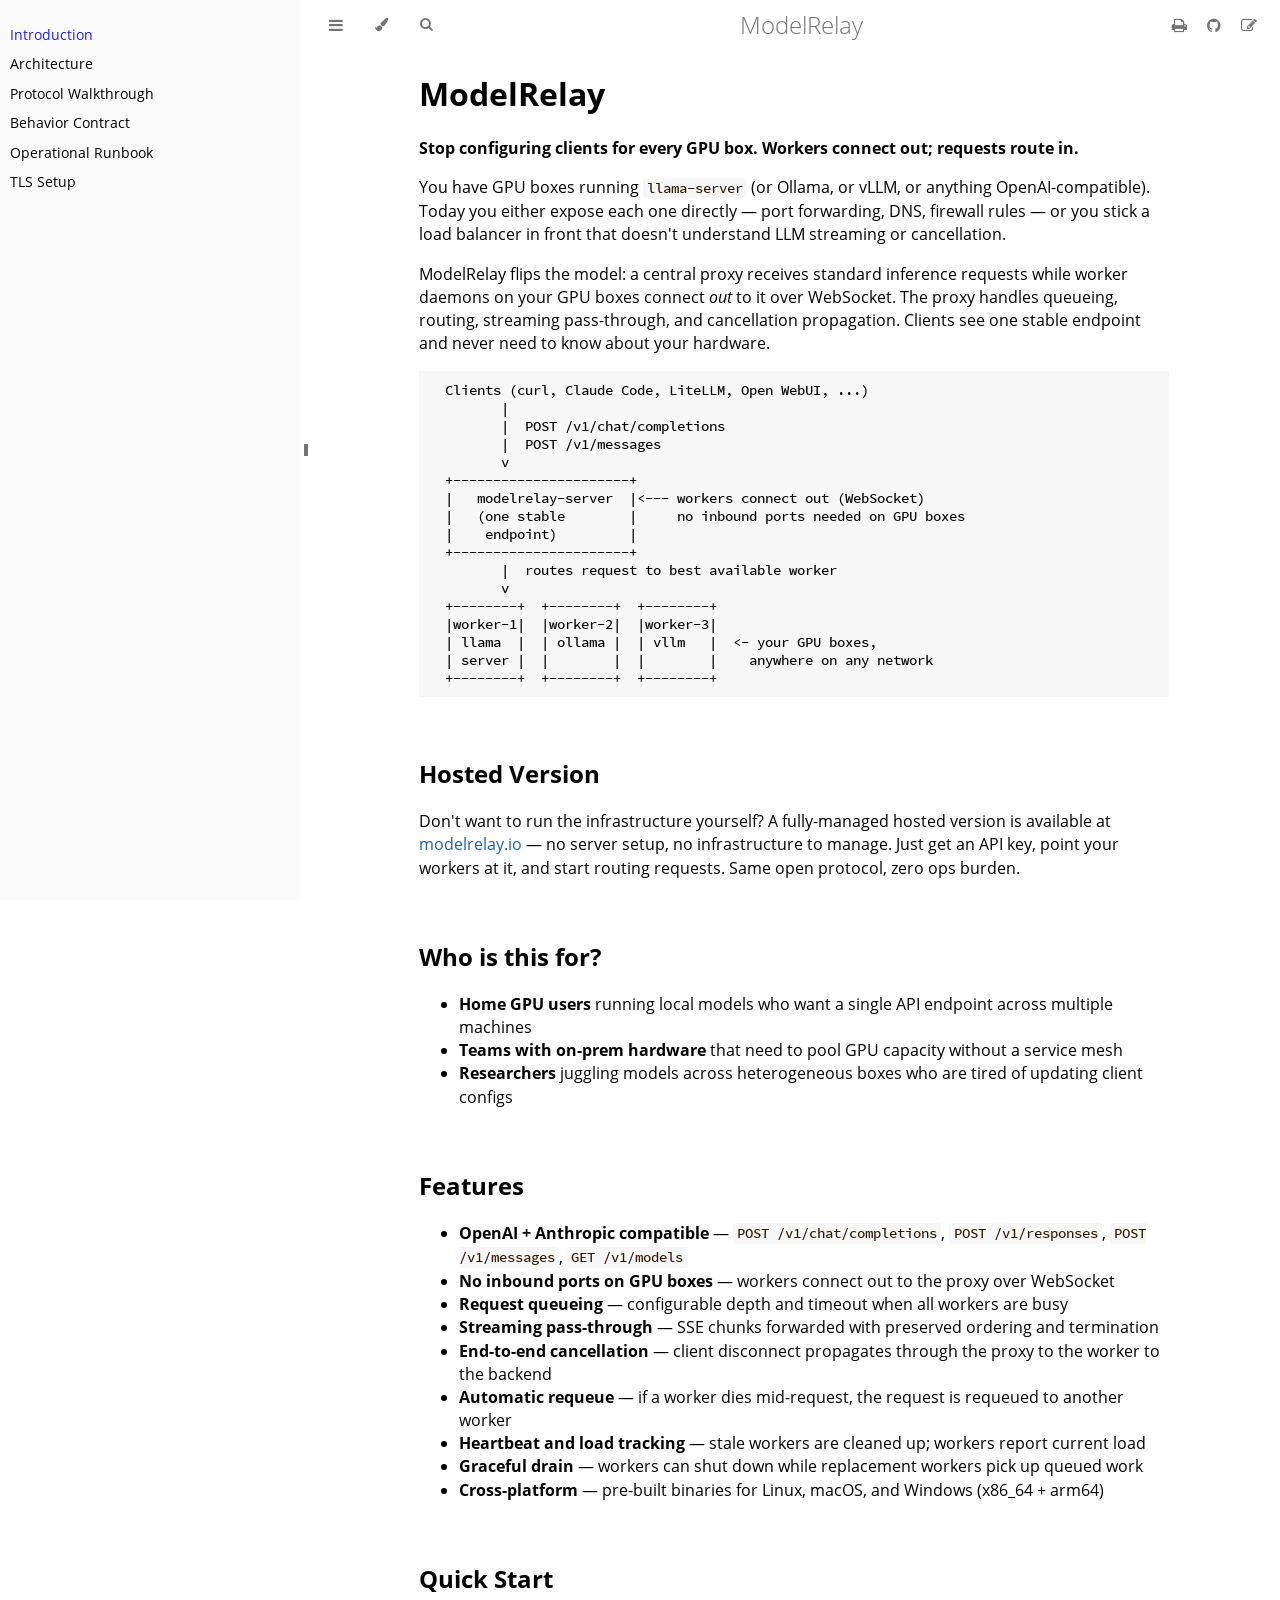
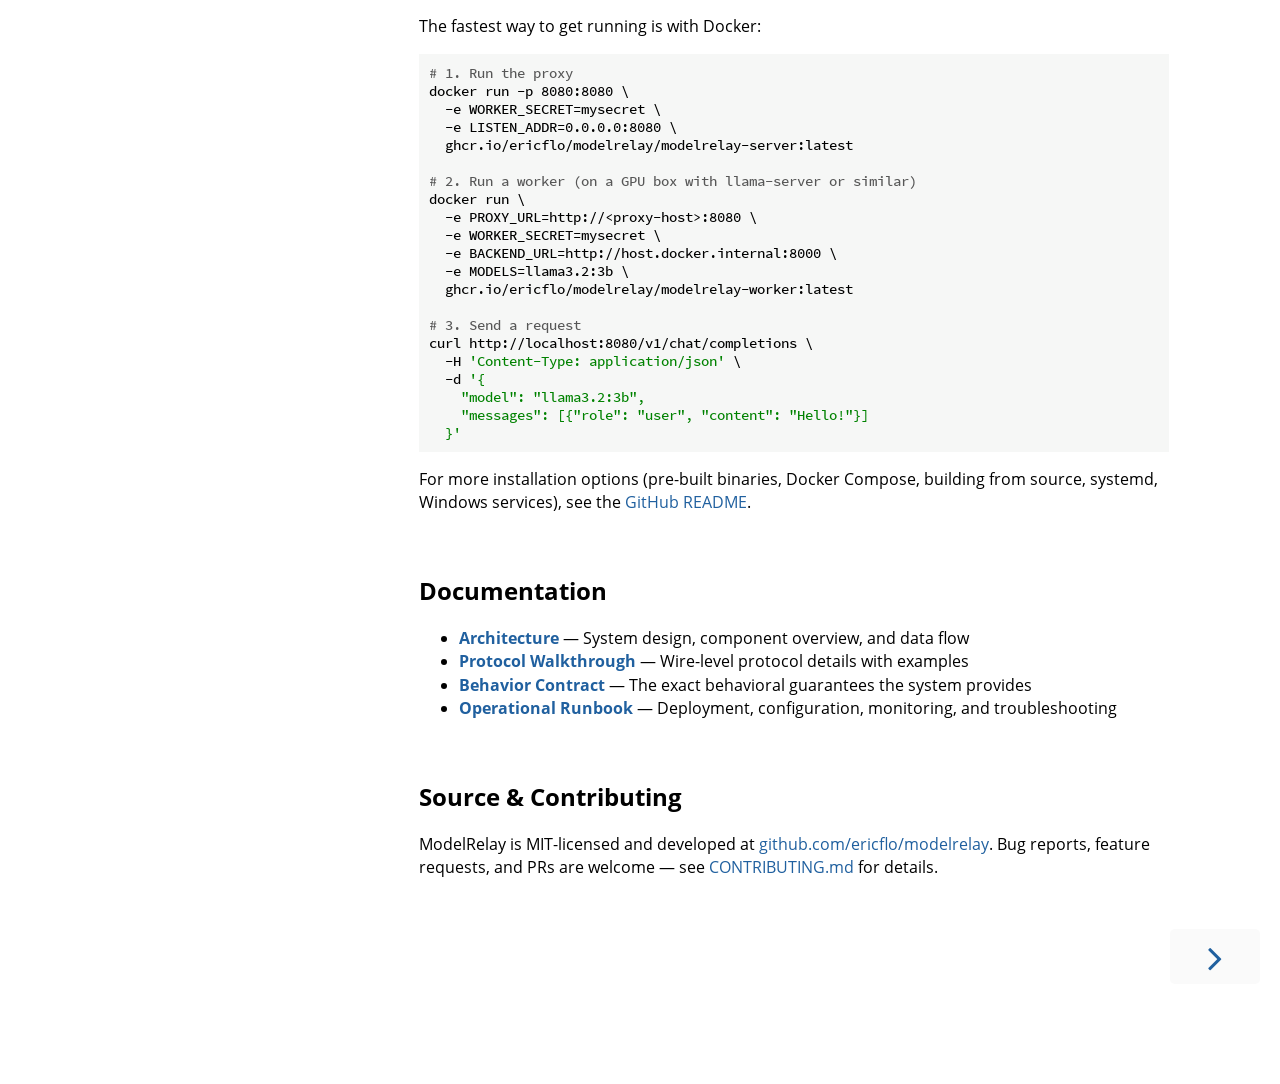
<file: index.html>
<!DOCTYPE HTML>
<html lang="en" class="light" dir="ltr">
    <head>
        <!-- Book generated using mdBook -->
        <meta charset="UTF-8">
        <title>Introduction - ModelRelay</title>


        <!-- Custom HTML head -->
        
        <meta name="description" content="Central HTTP LLM proxy that routes inference requests to authenticated remote workers over WebSocket.">
        <meta name="viewport" content="width=device-width, initial-scale=1">
        <meta name="theme-color" content="#ffffff">

        <link rel="icon" href="favicon.svg">
        <link rel="shortcut icon" href="favicon.png">
        <link rel="stylesheet" href="css/variables.css">
        <link rel="stylesheet" href="css/general.css">
        <link rel="stylesheet" href="css/chrome.css">
        <link rel="stylesheet" href="css/print.css" media="print">

        <!-- Fonts -->
        <link rel="stylesheet" href="FontAwesome/css/font-awesome.css">
        <link rel="stylesheet" href="fonts/fonts.css">

        <!-- Highlight.js Stylesheets -->
        <link rel="stylesheet" href="highlight.css">
        <link rel="stylesheet" href="tomorrow-night.css">
        <link rel="stylesheet" href="ayu-highlight.css">

        <!-- Custom theme stylesheets -->

    </head>
    <body class="sidebar-visible no-js">
    <div id="body-container">
        <!-- Provide site root to javascript -->
        <script>
            var path_to_root = "";
            var default_theme = window.matchMedia("(prefers-color-scheme: dark)").matches ? "navy" : "light";
        </script>

        <!-- Work around some values being stored in localStorage wrapped in quotes -->
        <script>
            try {
                var theme = localStorage.getItem('mdbook-theme');
                var sidebar = localStorage.getItem('mdbook-sidebar');

                if (theme.startsWith('"') && theme.endsWith('"')) {
                    localStorage.setItem('mdbook-theme', theme.slice(1, theme.length - 1));
                }

                if (sidebar.startsWith('"') && sidebar.endsWith('"')) {
                    localStorage.setItem('mdbook-sidebar', sidebar.slice(1, sidebar.length - 1));
                }
            } catch (e) { }
        </script>

        <!-- Set the theme before any content is loaded, prevents flash -->
        <script>
            var theme;
            try { theme = localStorage.getItem('mdbook-theme'); } catch(e) { }
            if (theme === null || theme === undefined) { theme = default_theme; }
            var html = document.querySelector('html');
            html.classList.remove('light')
            html.classList.add(theme);
            var body = document.querySelector('body');
            body.classList.remove('no-js')
            body.classList.add('js');
        </script>

        <input type="checkbox" id="sidebar-toggle-anchor" class="hidden">

        <!-- Hide / unhide sidebar before it is displayed -->
        <script>
            var body = document.querySelector('body');
            var sidebar = null;
            var sidebar_toggle = document.getElementById("sidebar-toggle-anchor");
            if (document.body.clientWidth >= 1080) {
                try { sidebar = localStorage.getItem('mdbook-sidebar'); } catch(e) { }
                sidebar = sidebar || 'visible';
            } else {
                sidebar = 'hidden';
            }
            sidebar_toggle.checked = sidebar === 'visible';
            body.classList.remove('sidebar-visible');
            body.classList.add("sidebar-" + sidebar);
        </script>

        <nav id="sidebar" class="sidebar" aria-label="Table of contents">
            <div class="sidebar-scrollbox">
                <ol class="chapter"><li class="chapter-item expanded affix "><a href="index.html" class="active">Introduction</a></li><li class="chapter-item expanded affix "><a href="architecture.html">Architecture</a></li><li class="chapter-item expanded affix "><a href="protocol-walkthrough.html">Protocol Walkthrough</a></li><li class="chapter-item expanded affix "><a href="behavior-contract.html">Behavior Contract</a></li><li class="chapter-item expanded affix "><a href="runbook.html">Operational Runbook</a></li><li class="chapter-item expanded affix "><a href="tls.html">TLS Setup</a></li></ol>
            </div>
            <div id="sidebar-resize-handle" class="sidebar-resize-handle">
                <div class="sidebar-resize-indicator"></div>
            </div>
        </nav>

        <!-- Track and set sidebar scroll position -->
        <script>
            var sidebarScrollbox = document.querySelector('#sidebar .sidebar-scrollbox');
            sidebarScrollbox.addEventListener('click', function(e) {
                if (e.target.tagName === 'A') {
                    sessionStorage.setItem('sidebar-scroll', sidebarScrollbox.scrollTop);
                }
            }, { passive: true });
            var sidebarScrollTop = sessionStorage.getItem('sidebar-scroll');
            sessionStorage.removeItem('sidebar-scroll');
            if (sidebarScrollTop) {
                // preserve sidebar scroll position when navigating via links within sidebar
                sidebarScrollbox.scrollTop = sidebarScrollTop;
            } else {
                // scroll sidebar to current active section when navigating via "next/previous chapter" buttons
                var activeSection = document.querySelector('#sidebar .active');
                if (activeSection) {
                    activeSection.scrollIntoView({ block: 'center' });
                }
            }
        </script>

        <div id="page-wrapper" class="page-wrapper">

            <div class="page">
                                <div id="menu-bar-hover-placeholder"></div>
                <div id="menu-bar" class="menu-bar sticky">
                    <div class="left-buttons">
                        <label id="sidebar-toggle" class="icon-button" for="sidebar-toggle-anchor" title="Toggle Table of Contents" aria-label="Toggle Table of Contents" aria-controls="sidebar">
                            <i class="fa fa-bars"></i>
                        </label>
                        <button id="theme-toggle" class="icon-button" type="button" title="Change theme" aria-label="Change theme" aria-haspopup="true" aria-expanded="false" aria-controls="theme-list">
                            <i class="fa fa-paint-brush"></i>
                        </button>
                        <ul id="theme-list" class="theme-popup" aria-label="Themes" role="menu">
                            <li role="none"><button role="menuitem" class="theme" id="light">Light</button></li>
                            <li role="none"><button role="menuitem" class="theme" id="rust">Rust</button></li>
                            <li role="none"><button role="menuitem" class="theme" id="coal">Coal</button></li>
                            <li role="none"><button role="menuitem" class="theme" id="navy">Navy</button></li>
                            <li role="none"><button role="menuitem" class="theme" id="ayu">Ayu</button></li>
                        </ul>
                        <button id="search-toggle" class="icon-button" type="button" title="Search. (Shortkey: s)" aria-label="Toggle Searchbar" aria-expanded="false" aria-keyshortcuts="S" aria-controls="searchbar">
                            <i class="fa fa-search"></i>
                        </button>
                    </div>

                    <h1 class="menu-title">ModelRelay</h1>

                    <div class="right-buttons">
                        <a href="print.html" title="Print this book" aria-label="Print this book">
                            <i id="print-button" class="fa fa-print"></i>
                        </a>
                        <a href="https://github.com/ericflo/modelrelay" title="Git repository" aria-label="Git repository">
                            <i id="git-repository-button" class="fa fa-github"></i>
                        </a>
                        <a href="https://github.com/ericflo/modelrelay/edit/main/docs/README.md" title="Suggest an edit" aria-label="Suggest an edit">
                            <i id="git-edit-button" class="fa fa-edit"></i>
                        </a>

                    </div>
                </div>

                <div id="search-wrapper" class="hidden">
                    <form id="searchbar-outer" class="searchbar-outer">
                        <input type="search" id="searchbar" name="searchbar" placeholder="Search this book ..." aria-controls="searchresults-outer" aria-describedby="searchresults-header">
                    </form>
                    <div id="searchresults-outer" class="searchresults-outer hidden">
                        <div id="searchresults-header" class="searchresults-header"></div>
                        <ul id="searchresults">
                        </ul>
                    </div>
                </div>

                <!-- Apply ARIA attributes after the sidebar and the sidebar toggle button are added to the DOM -->
                <script>
                    document.getElementById('sidebar-toggle').setAttribute('aria-expanded', sidebar === 'visible');
                    document.getElementById('sidebar').setAttribute('aria-hidden', sidebar !== 'visible');
                    Array.from(document.querySelectorAll('#sidebar a')).forEach(function(link) {
                        link.setAttribute('tabIndex', sidebar === 'visible' ? 0 : -1);
                    });
                </script>

                <div id="content" class="content">
                    <main>
                        <h1 id="modelrelay"><a class="header" href="#modelrelay">ModelRelay</a></h1>
<p><strong>Stop configuring clients for every GPU box. Workers connect out; requests route in.</strong></p>
<p>You have GPU boxes running <code>llama-server</code> (or Ollama, or vLLM, or anything OpenAI-compatible). Today you either expose each one directly — port forwarding, DNS, firewall rules — or you stick a load balancer in front that doesn't understand LLM streaming or cancellation.</p>
<p>ModelRelay flips the model: a central proxy receives standard inference requests while worker daemons on your GPU boxes connect <em>out</em> to it over WebSocket. The proxy handles queueing, routing, streaming pass-through, and cancellation propagation. Clients see one stable endpoint and never need to know about your hardware.</p>
<pre><code>  Clients (curl, Claude Code, LiteLLM, Open WebUI, ...)
         |
         |  POST /v1/chat/completions
         |  POST /v1/messages
         v
  +----------------------+
  |   modelrelay-server  |&lt;--- workers connect out (WebSocket)
  |   (one stable        |     no inbound ports needed on GPU boxes
  |    endpoint)         |
  +----------------------+
         |  routes request to best available worker
         v
  +--------+  +--------+  +--------+
  |worker-1|  |worker-2|  |worker-3|
  | llama  |  | ollama |  | vllm   |  &lt;- your GPU boxes,
  | server |  |        |  |        |    anywhere on any network
  +--------+  +--------+  +--------+
</code></pre>
<h2 id="hosted-version"><a class="header" href="#hosted-version">Hosted Version</a></h2>
<p>Don't want to run the infrastructure yourself? A fully-managed hosted version is available at <a href="https://modelrelay.io">modelrelay.io</a> — no server setup, no infrastructure to manage. Just get an API key, point your workers at it, and start routing requests. Same open protocol, zero ops burden.</p>
<h2 id="who-is-this-for"><a class="header" href="#who-is-this-for">Who is this for?</a></h2>
<ul>
<li><strong>Home GPU users</strong> running local models who want a single API endpoint across multiple machines</li>
<li><strong>Teams with on-prem hardware</strong> that need to pool GPU capacity without a service mesh</li>
<li><strong>Researchers</strong> juggling models across heterogeneous boxes who are tired of updating client configs</li>
</ul>
<h2 id="features"><a class="header" href="#features">Features</a></h2>
<ul>
<li><strong>OpenAI + Anthropic compatible</strong> — <code>POST /v1/chat/completions</code>, <code>POST /v1/responses</code>, <code>POST /v1/messages</code>, <code>GET /v1/models</code></li>
<li><strong>No inbound ports on GPU boxes</strong> — workers connect out to the proxy over WebSocket</li>
<li><strong>Request queueing</strong> — configurable depth and timeout when all workers are busy</li>
<li><strong>Streaming pass-through</strong> — SSE chunks forwarded with preserved ordering and termination</li>
<li><strong>End-to-end cancellation</strong> — client disconnect propagates through the proxy to the worker to the backend</li>
<li><strong>Automatic requeue</strong> — if a worker dies mid-request, the request is requeued to another worker</li>
<li><strong>Heartbeat and load tracking</strong> — stale workers are cleaned up; workers report current load</li>
<li><strong>Graceful drain</strong> — workers can shut down while replacement workers pick up queued work</li>
<li><strong>Cross-platform</strong> — pre-built binaries for Linux, macOS, and Windows (x86_64 + arm64)</li>
</ul>
<h2 id="quick-start"><a class="header" href="#quick-start">Quick Start</a></h2>
<p>The fastest way to get running is with Docker:</p>
<pre><code class="language-bash"># 1. Run the proxy
docker run -p 8080:8080 \
  -e WORKER_SECRET=mysecret \
  -e LISTEN_ADDR=0.0.0.0:8080 \
  ghcr.io/ericflo/modelrelay/modelrelay-server:latest

# 2. Run a worker (on a GPU box with llama-server or similar)
docker run \
  -e PROXY_URL=http://&lt;proxy-host&gt;:8080 \
  -e WORKER_SECRET=mysecret \
  -e BACKEND_URL=http://host.docker.internal:8000 \
  -e MODELS=llama3.2:3b \
  ghcr.io/ericflo/modelrelay/modelrelay-worker:latest

# 3. Send a request
curl http://localhost:8080/v1/chat/completions \
  -H 'Content-Type: application/json' \
  -d '{
    "model": "llama3.2:3b",
    "messages": [{"role": "user", "content": "Hello!"}]
  }'
</code></pre>
<p>For more installation options (pre-built binaries, Docker Compose, building from source, systemd, Windows services), see the <a href="https://github.com/ericflo/modelrelay">GitHub README</a>.</p>
<h2 id="documentation"><a class="header" href="#documentation">Documentation</a></h2>
<ul>
<li><strong><a href="architecture.html">Architecture</a></strong> — System design, component overview, and data flow</li>
<li><strong><a href="protocol-walkthrough.html">Protocol Walkthrough</a></strong> — Wire-level protocol details with examples</li>
<li><strong><a href="behavior-contract.html">Behavior Contract</a></strong> — The exact behavioral guarantees the system provides</li>
<li><strong><a href="runbook.html">Operational Runbook</a></strong> — Deployment, configuration, monitoring, and troubleshooting</li>
</ul>
<h2 id="source--contributing"><a class="header" href="#source--contributing">Source &amp; Contributing</a></h2>
<p>ModelRelay is MIT-licensed and developed at <a href="https://github.com/ericflo/modelrelay">github.com/ericflo/modelrelay</a>. Bug reports, feature requests, and PRs are welcome — see <a href="https://github.com/ericflo/modelrelay/blob/main/CONTRIBUTING.md">CONTRIBUTING.md</a> for details.</p>

                    </main>

                    <nav class="nav-wrapper" aria-label="Page navigation">
                        <!-- Mobile navigation buttons -->

                            <a rel="next prefetch" href="architecture.html" class="mobile-nav-chapters next" title="Next chapter" aria-label="Next chapter" aria-keyshortcuts="Right">
                                <i class="fa fa-angle-right"></i>
                            </a>

                        <div style="clear: both"></div>
                    </nav>
                </div>
            </div>

            <nav class="nav-wide-wrapper" aria-label="Page navigation">

                    <a rel="next prefetch" href="architecture.html" class="nav-chapters next" title="Next chapter" aria-label="Next chapter" aria-keyshortcuts="Right">
                        <i class="fa fa-angle-right"></i>
                    </a>
            </nav>

        </div>




        <script>
            window.playground_copyable = true;
        </script>


        <script src="elasticlunr.min.js"></script>
        <script src="mark.min.js"></script>
        <script src="searcher.js"></script>

        <script src="clipboard.min.js"></script>
        <script src="highlight.js"></script>
        <script src="book.js"></script>

        <!-- Custom JS scripts -->


    </div>
    </body>
</html>
</file>
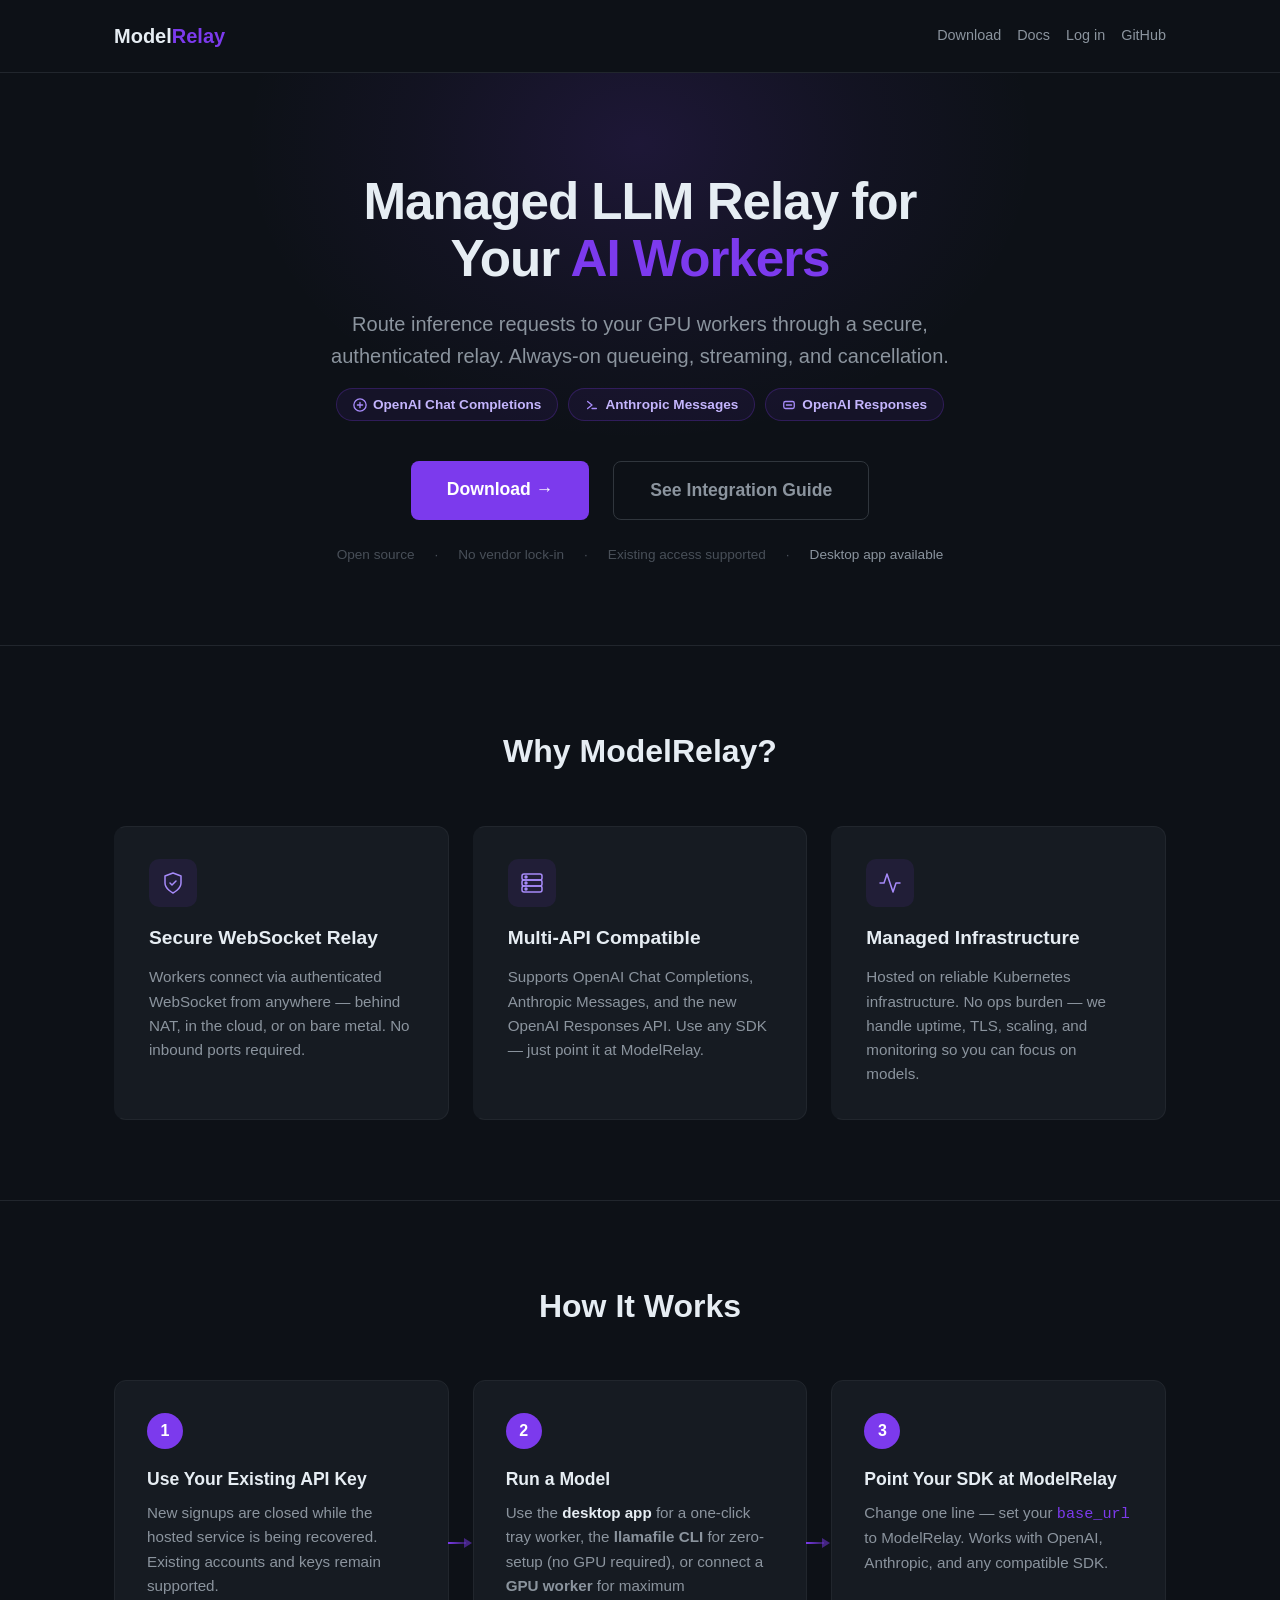
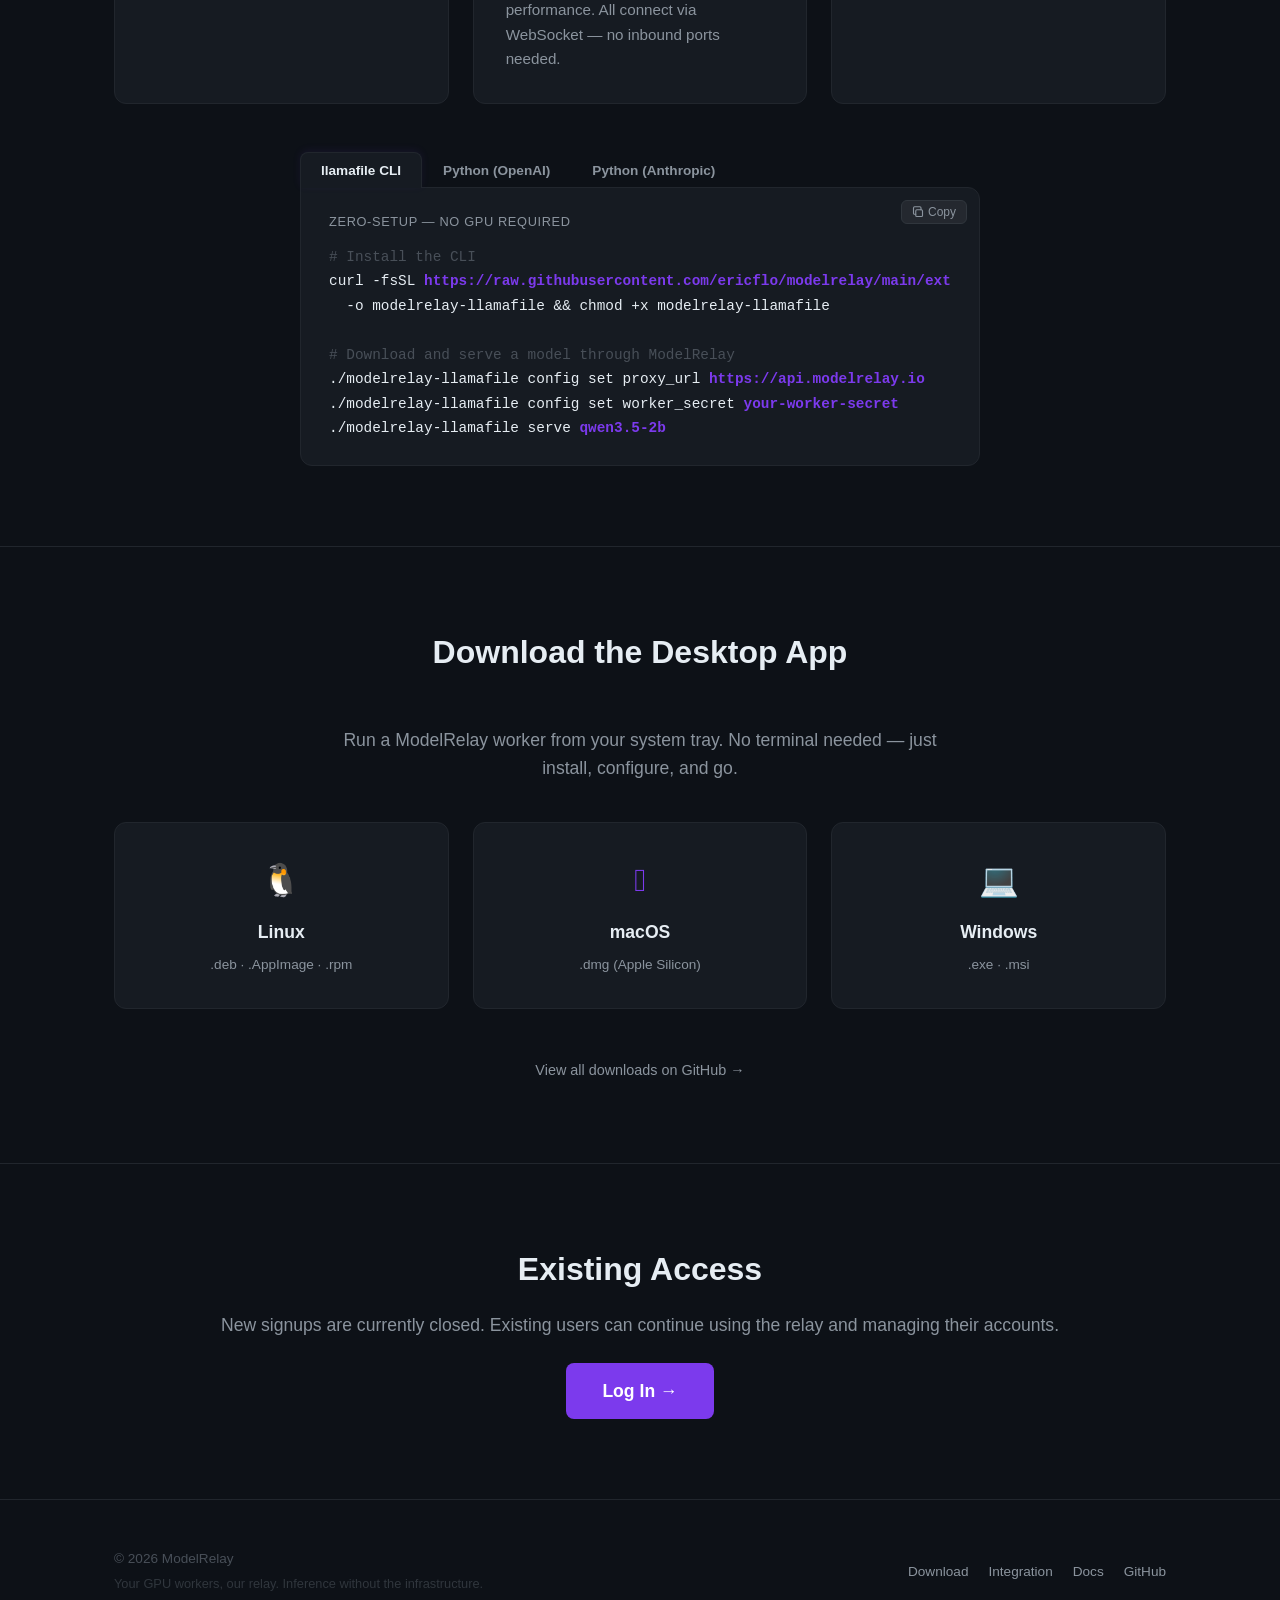
<file: crates/modelrelay-cloud/templates/index.html>
<!DOCTYPE html>
<html lang="en">
<head>
  <meta charset="utf-8">
  <meta name="viewport" content="width=device-width, initial-scale=1">
  <title>ModelRelay — Managed LLM Relay for Your AI Workers</title>
  <link rel="icon" type="image/png" sizes="32x32" href="/favicon-32.png">
  <link rel="icon" type="image/png" sizes="512x512" href="/icon-512.png">
  <link rel="apple-touch-icon" sizes="180x180" href="/apple-touch-icon.png">
  <link rel="shortcut icon" href="/favicon.ico">
  <meta name="description" content="Run your local GPU workers behind a managed cloud relay. OpenAI, Anthropic, and Responses API compatible. One endpoint, automatic load balancing, zero DevOps.">
  <link rel="canonical" href="https://modelrelay.io/">
  <!-- Open Graph -->
  <meta property="og:title" content="ModelRelay — Managed LLM Relay for Your AI Workers">
  <meta property="og:description" content="Route inference to your own GPU workers through a secure relay. OpenAI, Anthropic, and Responses API compatible.">
  <meta property="og:type" content="website">
  <meta property="og:url" content="https://modelrelay.io/">
  <meta property="og:image" content="https://modelrelay.io/og-image.png">
  <meta property="og:image:width" content="1200">
  <meta property="og:image:height" content="630">
  <meta property="og:image:alt" content="ModelRelay — Managed LLM Relay for Your AI Workers">
  <!-- Twitter Card -->
  <meta name="twitter:card" content="summary_large_image">
  <meta name="twitter:title" content="ModelRelay — Managed LLM Relay for Your AI Workers">
  <meta name="twitter:description" content="Route inference to your own GPU workers through a secure relay. OpenAI, Anthropic, and Responses API compatible.">
  <meta name="twitter:image" content="https://modelrelay.io/og-image.png">
  <meta name="twitter:image:alt" content="ModelRelay — Managed LLM Relay for Your AI Workers">
  <script type="application/ld+json">
  {
    "@context": "https://schema.org",
    "@type": "Organization",
    "name": "ModelRelay",
    "url": "https://modelrelay.io",
    "logo": "https://modelrelay.io/icon-512.png",
    "sameAs": [
      "https://github.com/ericflo/modelrelay"
    ]
  }
  </script>
  <script type="application/ld+json">
  {
    "@context": "https://schema.org",
    "@type": "SoftwareApplication",
    "name": "ModelRelay",
    "description": "Run your local GPU workers behind a managed cloud relay. OpenAI, Anthropic, and Responses API compatible.",
    "applicationCategory": "DeveloperApplication",
    "operatingSystem": "Windows, macOS, Linux",
    "url": "https://modelrelay.io",
    "offers": {
      "@type": "Offer",
      "price": "20",
      "priceCurrency": "USD",
      "priceSpecification": {
        "@type": "UnitPriceSpecification",
        "price": "20",
        "priceCurrency": "USD",
        "unitCode": "MON"
      }
    },
    "publisher": {
      "@type": "Organization",
      "name": "ModelRelay",
      "url": "https://modelrelay.io"
    }
  }
  </script>
  <!-- Favicon (duplicate links removed; primary set is above) -->
  <style>
    *, *::before, *::after { box-sizing: border-box; margin: 0; padding: 0; }
    body {
      font-family: -apple-system, BlinkMacSystemFont, "Segoe UI", Roboto, Helvetica, Arial, sans-serif;
      background: #0d1117; color: #e6edf3; line-height: 1.6;
      overflow-x: hidden;
    }
    a { color: #7c3aed; text-decoration: none; }
    a:hover { text-decoration: underline; }

    /* Skip navigation */
    .skip-nav {
      position: absolute; top: -100%; left: 16px; z-index: 1000;
      background: #7c3aed; color: #fff; padding: 8px 16px; border-radius: 0 0 8px 8px;
      font-size: 0.9rem; font-weight: 600; text-decoration: none;
      transition: top 0.2s;
    }
    .skip-nav:focus { top: 0; text-decoration: none; }

    /* Focus indicators */
    :focus-visible {
      outline: 2px solid #7c3aed;
      outline-offset: 2px;
    }
    input:focus-visible { outline: none; }

    .container { max-width: 1100px; margin: 0 auto; padding: 0 24px; }

    /* Scroll animations */
    .fade-in {
      opacity: 0; transform: translateY(24px);
      transition: opacity 0.7s ease, transform 0.7s ease;
    }
    .fade-in.visible { opacity: 1; transform: translateY(0); }

    /* Nav */
    nav { padding: 20px 0; border-bottom: 1px solid #21262d; }
    nav .container { display: flex; justify-content: space-between; align-items: center; }
    .logo { font-size: 1.25rem; font-weight: 700; color: #e6edf3; text-decoration: none; }
    .logo:hover { text-decoration: none; }
    .logo span { color: #7c3aed; }
    .nav-links { display: flex; align-items: center; gap: 16px; }
    .nav-links a { color: #8b949e; font-size: 0.9rem; }
    .nav-links a:hover { color: #e6edf3; text-decoration: none; }
    .nav-links .btn-signup {
      background: #7c3aed; color: #fff; padding: 6px 16px; border-radius: 6px;
      font-weight: 600; font-size: 0.9rem;
    }
    .nav-links .btn-signup:hover { background: #6d28d9; color: #fff; }

    /* Hamburger */
    .nav-hamburger {
      display: none; background: none; border: none; cursor: pointer; padding: 4px;
      flex-direction: column; justify-content: center; align-items: center; gap: 5px;
    }
    .nav-hamburger span {
      display: block; width: 22px; height: 2px; background: #8b949e; border-radius: 1px;
      transition: transform 0.25s, opacity 0.25s;
    }
    .nav-hamburger:hover span { background: #e6edf3; }
    .nav-hamburger.open span:nth-child(1) { transform: translateY(7px) rotate(45deg); }
    .nav-hamburger.open span:nth-child(2) { opacity: 0; }
    .nav-hamburger.open span:nth-child(3) { transform: translateY(-7px) rotate(-45deg); }

    /* Hero */
    .hero { text-align: center; padding: 100px 0 80px; position: relative; overflow: hidden; }
    .hero::before {
      content: ''; position: absolute; top: -40%; left: 50%; transform: translateX(-50%);
      width: 800px; height: 600px;
      background: radial-gradient(ellipse at center, rgba(124,58,237,0.15) 0%, rgba(124,58,237,0.05) 40%, transparent 70%);
      pointer-events: none; z-index: 0;
    }
    .hero .container { position: relative; z-index: 1; }
    .hero h1 { font-size: 3.2rem; font-weight: 800; margin-bottom: 20px; line-height: 1.12; letter-spacing: -0.02em; }
    .hero h1 span { color: #7c3aed; }
    .hero p { font-size: 1.25rem; color: #8b949e; max-width: 680px; margin: 0 auto 16px; }
    .hero .api-badges { display: flex; gap: 10px; justify-content: center; flex-wrap: wrap; margin-bottom: 40px; }
    .hero .api-badge {
      display: inline-flex; align-items: center; gap: 6px;
      padding: 5px 16px; border-radius: 20px;
      font-size: 0.85rem; font-weight: 600;
      background: rgba(124,58,237,0.08); border: 1px solid rgba(124,58,237,0.25); color: #c4b5fd;
      transition: border-color 0.2s, box-shadow 0.2s;
    }
    .hero .api-badge:hover {
      border-color: rgba(124,58,237,0.5);
      box-shadow: 0 0 12px rgba(124,58,237,0.15);
    }
    .hero .api-badge svg { flex-shrink: 0; }
    .btn {
      display: inline-block; padding: 14px 36px; background: #7c3aed; color: #fff;
      border-radius: 8px; font-size: 1.1rem; font-weight: 600;
      transition: background 0.2s, box-shadow 0.2s;
    }
    .btn:hover { background: #6d28d9; text-decoration: none; box-shadow: 0 0 20px rgba(124,58,237,0.3); }
    .btn-outline {
      display: inline-block; padding: 14px 36px; background: transparent; color: #8b949e;
      border: 1px solid #30363d; border-radius: 8px; font-size: 1.1rem; font-weight: 600;
      transition: border-color 0.2s, color 0.2s; margin-left: 12px;
    }
    .btn-outline:hover { border-color: #7c3aed; color: #e6edf3; text-decoration: none; }
    .hero-cta { display: flex; gap: 12px; justify-content: center; flex-wrap: wrap; margin-bottom: 24px; }
    .trust-signals {
      display: flex; gap: 20px; justify-content: center; flex-wrap: wrap;
      color: #484f58; font-size: 0.85rem; font-weight: 500;
    }
    .trust-signals span { display: inline-flex; align-items: center; gap: 4px; }

    /* Features */
    .features { padding: 80px 0; border-top: 1px solid #21262d; }
    .features h2 { text-align: center; font-size: 2rem; margin-bottom: 48px; }
    .feature-grid { display: grid; grid-template-columns: repeat(auto-fit, minmax(300px, 1fr)); gap: 24px; }
    .feature-card {
      background: #161b22; border: 1px solid #21262d; border-radius: 12px; padding: 32px;
      transition: transform 0.25s ease, box-shadow 0.25s ease, border-color 0.25s ease;
      border-left: 3px solid transparent;
    }
    .feature-card:hover {
      transform: translateY(-4px);
      box-shadow: 0 8px 24px rgba(0,0,0,0.3);
      border-left-color: #7c3aed;
    }
    .feature-icon {
      display: flex; align-items: center; justify-content: center;
      width: 48px; height: 48px; border-radius: 10px;
      background: rgba(124,58,237,0.1); margin-bottom: 16px;
    }
    .feature-icon svg { width: 24px; height: 24px; }
    .feature-card h3 { font-size: 1.2rem; margin-bottom: 12px; color: #e6edf3; }
    .feature-card p { color: #8b949e; font-size: 0.95rem; }

    /* How It Works */
    .how-it-works { padding: 80px 0; border-top: 1px solid #21262d; }
    .how-it-works h2 { text-align: center; font-size: 2rem; margin-bottom: 48px; }
    .steps { display: grid; grid-template-columns: repeat(auto-fit, minmax(280px, 1fr)); gap: 24px; margin-bottom: 48px; position: relative; }
    .step {
      background: #161b22; border: 1px solid #21262d; border-radius: 12px; padding: 32px;
      position: relative;
    }
    .step-number {
      display: inline-flex; align-items: center; justify-content: center;
      width: 36px; height: 36px; background: #7c3aed; color: #fff;
      border-radius: 50%; font-weight: 700; font-size: 1rem; margin-bottom: 16px;
    }
    .step h3 { font-size: 1.1rem; margin-bottom: 8px; color: #e6edf3; }
    .step p { color: #8b949e; font-size: 0.95rem; }
    .step-connector {
      display: none; position: absolute; top: 50%; right: -24px; width: 24px; height: 2px;
      z-index: 1;
    }
    .step-connector::before {
      content: ''; position: absolute; top: 0; left: 0; right: 6px; height: 2px;
      background: linear-gradient(90deg, #7c3aed, rgba(124,58,237,0.3));
    }
    .step-connector::after {
      content: ''; position: absolute; top: -4px; right: 0; width: 0; height: 0;
      border-top: 5px solid transparent; border-bottom: 5px solid transparent;
      border-left: 8px solid rgba(124,58,237,0.5);
    }
    @media (min-width: 769px) {
      .steps { grid-template-columns: repeat(3, 1fr); }
      .step-connector { display: block; }
    }

    /* Code example with copy */
    .code-example {
      background: #161b22; border: 1px solid #21262d; border-radius: 12px;
      padding: 24px 28px; max-width: 680px; margin: 0 auto; text-align: left;
      position: relative;
    }
    .code-example .code-label {
      font-size: 0.8rem; color: #8b949e; margin-bottom: 12px; text-transform: uppercase;
      letter-spacing: 0.05em;
    }
    .code-example pre {
      font-family: "SFMono-Regular", Consolas, "Liberation Mono", Menlo, monospace;
      font-size: 0.9rem; line-height: 1.7; color: #e6edf3; overflow-x: auto; margin: 0;
    }
    .code-example .comment { color: #484f58; }
    .code-example .highlight { color: #7c3aed; font-weight: 600; }
    .copy-btn {
      position: absolute; top: 12px; right: 12px;
      background: rgba(255,255,255,0.06); border: 1px solid #30363d; border-radius: 6px;
      color: #8b949e; padding: 4px 10px; font-size: 0.75rem; font-family: inherit;
      cursor: pointer; transition: color 0.15s, background 0.15s, border-color 0.15s;
      display: flex; align-items: center; gap: 4px;
    }
    .copy-btn:hover { color: #e6edf3; background: rgba(255,255,255,0.1); border-color: #484f58; }
    .copy-btn.copied { color: #3fb950; border-color: rgba(63,185,80,0.3); }

    /* Code Tabs */
    .code-tabs { display: flex; gap: 0; margin-bottom: -1px; position: relative; z-index: 1; }
    .code-tab {
      padding: 10px 20px; font-size: 0.85rem; font-weight: 600; color: #8b949e;
      background: transparent; border: 1px solid transparent; border-bottom: none;
      border-radius: 8px 8px 0 0; cursor: pointer; font-family: inherit;
      transition: color 0.15s, background 0.15s;
    }
    .code-tab:hover { color: #e6edf3; }
    .code-tab.active {
      color: #e6edf3; background: #161b22; border-color: #21262d;
      box-shadow: 0 -2px 8px rgba(124,58,237,0.08);
    }
    .code-panel { display: none; }
    .code-panel.active { display: block; }

    /* Pricing CTA */
    .pricing-cta { padding: 80px 0; border-top: 1px solid #21262d; text-align: center; }
    .pricing-cta h2 { font-size: 2rem; margin-bottom: 16px; }
    .pricing-cta p { color: #8b949e; font-size: 1.1rem; margin-bottom: 24px; }
    .pricing-card {
      display: inline-block; background: #161b22; border: 1px solid #21262d; border-radius: 16px;
      padding: 40px 56px; margin-bottom: 24px;
      box-shadow: 0 4px 24px rgba(0,0,0,0.2);
      position: relative; overflow: hidden;
    }
    .pricing-card::before {
      content: ''; position: absolute; top: 0; left: 0; right: 0; height: 3px;
      background: linear-gradient(90deg, #7c3aed, #a78bfa);
    }
    .price-highlight { font-size: 3rem; font-weight: 800; color: #e6edf3; margin-bottom: 4px; }
    .price-highlight .price-unit { font-size: 1.1rem; font-weight: 400; color: #8b949e; }
    .price-detail { color: #8b949e; margin-bottom: 0; font-size: 0.95rem; }
    .pricing-cta .includes { display: flex; flex-wrap: wrap; gap: 12px 24px; justify-content: center; margin-bottom: 12px; color: #8b949e; font-size: 0.9rem; }
    .pricing-cta .includes span::before { content: "\2713 "; color: #7c3aed; font-weight: 700; }
    .pricing-compare {
      font-size: 0.85rem; color: #484f58; margin-bottom: 32px;
    }
    .pricing-compare strong { color: #8b949e; font-weight: 600; }

    /* Footer */
    footer { padding: 48px 0; border-top: 1px solid #21262d; }
    .footer-content { display: flex; justify-content: space-between; align-items: center; flex-wrap: wrap; gap: 16px; }
    .footer-left { color: #484f58; font-size: 0.85rem; }
    .footer-tagline { color: #30363d; font-size: 0.8rem; margin-top: 4px; }
    .footer-links { display: flex; gap: 20px; }
    .footer-links a { color: #8b949e; font-size: 0.85rem; }
    .footer-links a:hover { color: #e6edf3; }

    /* Tablet */
    @media (max-width: 768px) {
      .hero { padding: 64px 0 48px; }
      .hero h1 { font-size: 2rem; }
      .hero p { font-size: 1.05rem; }
      .hero::before { width: 500px; height: 400px; }
      .features, .how-it-works, .pricing-cta { padding: 48px 0; }
      .features h2, .how-it-works h2, .pricing-cta h2 { font-size: 1.6rem; margin-bottom: 32px; }
      .feature-grid, .steps { grid-template-columns: 1fr; }
      .code-example pre { font-size: 0.8rem; }
      .nav-hamburger { display: flex; }
      .nav-links {
        display: none; position: absolute; top: 100%; left: 0; right: 0;
        flex-direction: column; align-items: stretch; gap: 0;
        background: #161b22; border-bottom: 1px solid #21262d;
        padding: 8px 24px 16px; z-index: 100;
      }
      .nav-links.open { display: flex; }
      .nav-links a { font-size: 0.9rem; padding: 10px 0; border-bottom: 1px solid #21262d; }
      .nav-links a:last-child { border-bottom: none; }
      .nav-links .btn-signup { text-align: center; margin-top: 8px; border-bottom: none; }
      .btn-outline { margin-left: 0; }
      .pricing-card { padding: 32px 28px; }
      .footer-content { flex-direction: column; text-align: center; }
    }

    /* Mobile */
    @media (max-width: 480px) {
      .container { padding: 0 16px; }
      .hero { padding: 48px 0 36px; }
      .hero h1 { font-size: 1.6rem; }
      .hero p { font-size: 0.95rem; margin-bottom: 12px; }
      .hero-cta { flex-direction: column; }
      .hero::before { width: 360px; height: 300px; }
      .btn, .btn-outline { display: block; width: 100%; text-align: center; padding: 14px 20px; margin-left: 0; }
      .features, .how-it-works, .pricing-cta { padding: 36px 0; }
      .features h2, .how-it-works h2, .pricing-cta h2 { font-size: 1.4rem; margin-bottom: 24px; }
      .feature-card, .step { padding: 24px; }
      .code-example { padding: 16px; }
      .code-example pre { font-size: 0.75rem; }
      .price-highlight { font-size: 2.2rem; }
      .pricing-card { padding: 28px 20px; }
      .nav-links .btn-signup { padding: 10px 12px; }
      .trust-signals { flex-direction: column; gap: 6px; }
    }
  </style>
</head>
<body>
  <a href="#main-content" class="skip-nav">Skip to content</a>
  <nav role="navigation" aria-label="Main navigation">
    <div class="container">
      <a href="/" class="logo">Model<span>Relay</span></a>
      <button class="nav-hamburger" aria-label="Toggle menu" onclick="this.classList.toggle('open');this.nextElementSibling.classList.toggle('open')">
        <span></span><span></span><span></span>
      </button>
      <div class="nav-links">
        <a href="#download">Download</a>
        <a href="https://ericflo.github.io/modelrelay/" target="_blank" rel="noopener">Docs</a>
        <a href="/login">Log in</a>
        <a href="https://github.com/ericflo/modelrelay" target="_blank" rel="noopener">GitHub</a>
      </div>
    </div>
  </nav>

  <main id="main-content">
  <section class="hero">
    <div class="container">
      <h1>Managed LLM Relay for<br>Your <span>AI Workers</span></h1>
      <p>Route inference requests to your GPU workers through a secure, authenticated relay. Always-on queueing, streaming, and cancellation.</p>
      <div class="api-badges">
        <span class="api-badge">
          <svg viewBox="0 0 16 16" width="14" height="14" fill="none"><circle cx="8" cy="8" r="7" stroke="#a78bfa" stroke-width="1.5"/><path d="M5 8h6M8 5v6" stroke="#a78bfa" stroke-width="1.5" stroke-linecap="round"/></svg>
          OpenAI Chat Completions
        </span>
        <span class="api-badge">
          <svg viewBox="0 0 16 16" width="14" height="14" fill="none"><path d="M3 4l5 4-5 4" stroke="#a78bfa" stroke-width="1.5" stroke-linecap="round" stroke-linejoin="round"/><path d="M8 12h5" stroke="#a78bfa" stroke-width="1.5" stroke-linecap="round"/></svg>
          Anthropic Messages
        </span>
        <span class="api-badge">
          <svg viewBox="0 0 16 16" width="14" height="14" fill="none"><rect x="2" y="4" width="12" height="8" rx="2" stroke="#a78bfa" stroke-width="1.5"/><path d="M5 8h6" stroke="#a78bfa" stroke-width="1.5" stroke-linecap="round"/></svg>
          OpenAI Responses
        </span>
      </div>
      <div class="hero-cta">
        <a class="btn" href="#download">Download &rarr;</a>
        <a class="btn-outline" href="/integrate">See Integration Guide</a>
      </div>
      <div class="trust-signals">
        <span>Open source</span>
        <span>&middot;</span>
        <span>No vendor lock-in</span>
        <span>&middot;</span>
        <span>Existing access supported</span>
        <span>&middot;</span>
        <span><a href="#download" style="color:#8b949e;">Desktop app available</a></span>
      </div>
    </div>
  </section>

  <section class="features">
    <div class="container">
      <h2>Why ModelRelay?</h2>
      <div class="feature-grid">
        <div class="feature-card fade-in">
          <div class="feature-icon">
            <svg viewBox="0 0 24 24" fill="none" stroke="#a78bfa" stroke-width="1.5" stroke-linecap="round" stroke-linejoin="round">
              <path d="M12 22s8-4 8-10V5l-8-3-8 3v7c0 6 8 10 8 10z"/>
              <path d="M9 12l2 2 4-4"/>
            </svg>
          </div>
          <h3>Secure WebSocket Relay</h3>
          <p>Workers connect via authenticated WebSocket from anywhere &mdash; behind NAT, in the cloud, or on bare metal. No inbound ports required.</p>
        </div>
        <div class="feature-card fade-in">
          <div class="feature-icon">
            <svg viewBox="0 0 24 24" fill="none" stroke="#a78bfa" stroke-width="1.5" stroke-linecap="round" stroke-linejoin="round">
              <rect x="2" y="3" width="20" height="6" rx="2"/>
              <rect x="2" y="9" width="20" height="6" rx="2"/>
              <rect x="2" y="15" width="20" height="6" rx="2"/>
              <circle cx="6" cy="6" r="1" fill="#a78bfa"/>
              <circle cx="6" cy="12" r="1" fill="#a78bfa"/>
              <circle cx="6" cy="18" r="1" fill="#a78bfa"/>
            </svg>
          </div>
          <h3>Multi-API Compatible</h3>
          <p>Supports OpenAI Chat Completions, Anthropic Messages, and the new OpenAI Responses API. Use any SDK &mdash; just point it at ModelRelay.</p>
        </div>
        <div class="feature-card fade-in">
          <div class="feature-icon">
            <svg viewBox="0 0 24 24" fill="none" stroke="#a78bfa" stroke-width="1.5" stroke-linecap="round" stroke-linejoin="round">
              <path d="M22 12h-4l-3 9L9 3l-3 9H2"/>
            </svg>
          </div>
          <h3>Managed Infrastructure</h3>
          <p>Hosted on reliable Kubernetes infrastructure. No ops burden &mdash; we handle uptime, TLS, scaling, and monitoring so you can focus on models.</p>
        </div>
      </div>
    </div>
  </section>

  <section class="how-it-works">
    <div class="container">
      <h2>How It Works</h2>
      <div class="steps">
        <div class="step fade-in">
          <div class="step-number">1</div>
          <h3>Use Your Existing API Key</h3>
          <p>New signups are closed while the hosted service is being recovered. Existing accounts and keys remain supported.</p>
          <div class="step-connector"></div>
        </div>
        <div class="step fade-in">
          <div class="step-number">2</div>
          <h3>Run a Model</h3>
          <p>Use the <strong><a href="#download" style="color:#e6edf3">desktop app</a></strong> for a one-click tray worker, the <strong>llamafile CLI</strong> for zero-setup (no GPU required), or connect a <strong>GPU worker</strong> for maximum performance. All connect via WebSocket &mdash; no inbound ports needed.</p>
          <div class="step-connector"></div>
        </div>
        <div class="step fade-in">
          <div class="step-number">3</div>
          <h3>Point Your SDK at ModelRelay</h3>
          <p>Change one line &mdash; set your <code style="color:#7c3aed">base_url</code> to ModelRelay. Works with OpenAI, Anthropic, and any compatible SDK.</p>
        </div>
      </div>
      <div class="fade-in" style="max-width: 680px; margin: 0 auto;">
        <div class="code-tabs">
          <button class="code-tab active" onclick="switchTab('llamafile')">llamafile CLI</button>
          <button class="code-tab" onclick="switchTab('python')">Python (OpenAI)</button>
          <button class="code-tab" onclick="switchTab('anthropic')">Python (Anthropic)</button>
        </div>
        <div class="code-example" id="panel-llamafile" style="border-radius: 0 12px 12px 12px;">
          <button class="copy-btn" onclick="copyCode(this)">
            <svg width="12" height="12" viewBox="0 0 16 16" fill="none" stroke="currentColor" stroke-width="1.5" stroke-linecap="round"><rect x="5" y="5" width="9" height="9" rx="1.5"/><path d="M5 11H3.5A1.5 1.5 0 012 9.5v-7A1.5 1.5 0 013.5 1h7A1.5 1.5 0 0112 2.5V5"/></svg>
            Copy
          </button>
          <div class="code-label">Zero-setup &mdash; no GPU required</div>
          <pre><span class="comment"># Install the CLI</span>
curl -fsSL <span class="highlight">https://raw.githubusercontent.com/ericflo/modelrelay/main/extras/modelrelay-llamafile</span> \
  -o modelrelay-llamafile &amp;&amp; chmod +x modelrelay-llamafile

<span class="comment"># Download and serve a model through ModelRelay</span>
./modelrelay-llamafile config set proxy_url <span class="highlight">https://api.modelrelay.io</span>
./modelrelay-llamafile config set worker_secret <span class="highlight">your-worker-secret</span>
./modelrelay-llamafile serve <span class="highlight">qwen3.5-2b</span></pre>
        </div>
        <div class="code-example code-panel" id="panel-python" style="border-radius: 0 12px 12px 12px;">
          <button class="copy-btn" onclick="copyCode(this)">
            <svg width="12" height="12" viewBox="0 0 16 16" fill="none" stroke="currentColor" stroke-width="1.5" stroke-linecap="round"><rect x="5" y="5" width="9" height="9" rx="1.5"/><path d="M5 11H3.5A1.5 1.5 0 012 9.5v-7A1.5 1.5 0 013.5 1h7A1.5 1.5 0 0112 2.5V5"/></svg>
            Copy
          </button>
          <div class="code-label">Python &mdash; OpenAI SDK</div>
          <pre><span class="comment"># Just change the base_url to your ModelRelay endpoint</span>
from openai import OpenAI

client = OpenAI(
    base_url=<span class="highlight">"https://api.modelrelay.io/v1"</span>,
    api_key=<span class="highlight">"your-modelrelay-api-key"</span>,
)

response = client.chat.completions.create(
    model=<span class="highlight">"your-model"</span>,
    messages=[{"role": "user", "content": "Hello!"}],
)
print(response.choices[0].message.content)</pre>
        </div>
        <div class="code-example code-panel" id="panel-anthropic" style="border-radius: 0 12px 12px 12px;">
          <button class="copy-btn" onclick="copyCode(this)">
            <svg width="12" height="12" viewBox="0 0 16 16" fill="none" stroke="currentColor" stroke-width="1.5" stroke-linecap="round"><rect x="5" y="5" width="9" height="9" rx="1.5"/><path d="M5 11H3.5A1.5 1.5 0 012 9.5v-7A1.5 1.5 0 013.5 1h7A1.5 1.5 0 0112 2.5V5"/></svg>
            Copy
          </button>
          <div class="code-label">Python &mdash; Anthropic SDK</div>
          <pre><span class="comment"># Point the Anthropic SDK at your ModelRelay endpoint</span>
from anthropic import Anthropic

client = Anthropic(
    base_url=<span class="highlight">"https://api.modelrelay.io"</span>,
    api_key=<span class="highlight">"your-modelrelay-api-key"</span>,
)

message = client.messages.create(
    model=<span class="highlight">"your-model"</span>,
    max_tokens=1024,
    messages=[{"role": "user", "content": "Hello!"}],
)
print(message.content[0].text)</pre>
        </div>
      </div>
      <script>
        function switchTab(tab) {
          document.querySelectorAll('.code-tab').forEach(function(t) { t.classList.remove('active'); });
          ['llamafile', 'python', 'anthropic'].forEach(function(id) {
            document.getElementById('panel-' + id).style.display = 'none';
            document.getElementById('panel-' + id).classList.remove('active');
          });
          document.getElementById('panel-' + tab).style.display = 'block';
          document.getElementById('panel-' + tab).classList.add('active');
          event.currentTarget.classList.add('active');
        }
        function copyCode(btn) {
          var pre = btn.parentElement.querySelector('pre');
          var text = pre.textContent || pre.innerText;
          navigator.clipboard.writeText(text).then(function() {
            btn.classList.add('copied');
            btn.innerHTML = '<svg width="12" height="12" viewBox="0 0 16 16" fill="none" stroke="currentColor" stroke-width="2" stroke-linecap="round"><path d="M3 8.5l3.5 3.5 6.5-8"/></svg> Copied';
            setTimeout(function() {
              btn.classList.remove('copied');
              btn.innerHTML = '<svg width="12" height="12" viewBox="0 0 16 16" fill="none" stroke="currentColor" stroke-width="1.5" stroke-linecap="round"><rect x="5" y="5" width="9" height="9" rx="1.5"/><path d="M5 11H3.5A1.5 1.5 0 012 9.5v-7A1.5 1.5 0 013.5 1h7A1.5 1.5 0 0112 2.5V5"/></svg> Copy';
            }, 2000);
          });
        }
      </script>
    </div>
  </section>

  <section class="how-it-works" id="download">
    <div class="container">
      <h2 class="fade-in">Download the Desktop App</h2>
      <p class="fade-in" style="text-align:center;color:#8b949e;font-size:1.1rem;max-width:600px;margin:0 auto 40px;">Run a ModelRelay worker from your system tray. No terminal needed &mdash; just install, configure, and go.</p>
      <div class="steps" style="grid-template-columns:repeat(auto-fit,minmax(200px,1fr));">
        <a href="/download/desktop/linux" class="step fade-in" style="text-decoration:none;text-align:center;transition:border-color 0.2s,transform 0.15s;" onmouseover="this.style.borderColor='#7c3aed';this.style.transform='translateY(-2px)'" onmouseout="this.style.borderColor='#21262d';this.style.transform='none'">
          <div style="font-size:2rem;margin-bottom:12px;">&#128039;</div>
          <h3>Linux</h3>
          <p style="font-size:0.85rem;">.deb &middot; .AppImage &middot; .rpm</p>
        </a>
        <a href="/download/desktop/macos" class="step fade-in" style="text-decoration:none;text-align:center;transition:border-color 0.2s,transform 0.15s;" onmouseover="this.style.borderColor='#7c3aed';this.style.transform='translateY(-2px)'" onmouseout="this.style.borderColor='#21262d';this.style.transform='none'">
          <div style="font-size:2rem;margin-bottom:12px;">&#63743;</div>
          <h3>macOS</h3>
          <p style="font-size:0.85rem;">.dmg (Apple Silicon)</p>
        </a>
        <a href="/download/desktop/windows" class="step fade-in" style="text-decoration:none;text-align:center;transition:border-color 0.2s,transform 0.15s;" onmouseover="this.style.borderColor='#7c3aed';this.style.transform='translateY(-2px)'" onmouseout="this.style.borderColor='#21262d';this.style.transform='none'">
          <div style="font-size:2rem;margin-bottom:12px;">&#128187;</div>
          <h3>Windows</h3>
          <p style="font-size:0.85rem;">.exe &middot; .msi</p>
        </a>
      </div>
      <p class="fade-in" style="text-align:center;margin-top:16px;"><a href="https://github.com/ericflo/modelrelay/releases/latest" target="_blank" rel="noopener" style="color:#8b949e;font-size:0.9rem;">View all downloads on GitHub &rarr;</a></p>
    </div>
  </section>

  <section class="pricing-cta">
    <div class="container">
      <h2 class="fade-in">Existing Access</h2>
      <p class="fade-in">New signups are currently closed. Existing users can continue using the relay and managing their accounts.</p>
      <a class="btn fade-in" href="/login">Log In &rarr;</a>
    </div>
  </section>
  </main>

  <footer role="contentinfo">
    <div class="container">
      <div class="footer-content">
        <div class="footer-left">
          &copy; 2026 ModelRelay
          <div class="footer-tagline">Your GPU workers, our relay. Inference without the infrastructure.</div>
        </div>
        <div class="footer-links">
          <a href="#download">Download</a>
          <a href="/integrate">Integration</a>
          <a href="https://ericflo.github.io/modelrelay/" target="_blank" rel="noopener">Docs</a>
          <a href="https://github.com/ericflo/modelrelay" target="_blank" rel="noopener">GitHub</a>
        </div>
      </div>
    </div>
  </footer>

  <script>
    (function() {
      var observer = new IntersectionObserver(function(entries) {
        entries.forEach(function(entry) {
          if (entry.isIntersecting) {
            entry.target.classList.add('visible');
            observer.unobserve(entry.target);
          }
        });
      }, { threshold: 0.1, rootMargin: '0px 0px -40px 0px' });
      document.querySelectorAll('.fade-in').forEach(function(el) {
        observer.observe(el);
      });
    })();
  </script>
</body>
</html>
</file>
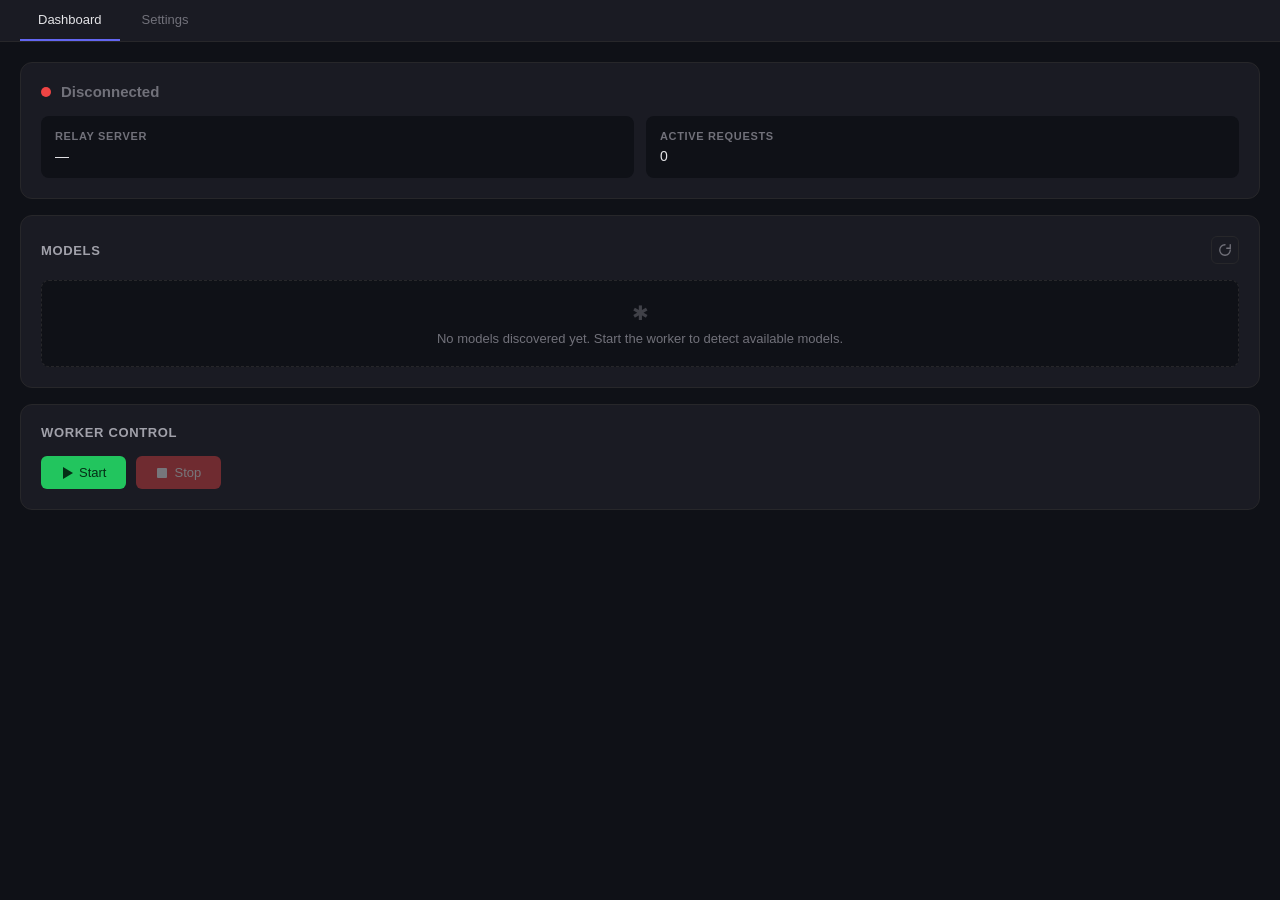
<file: crates/modelrelay-desktop/ui/index.html>
<!DOCTYPE html>
<html lang="en">
<head>
  <meta charset="UTF-8">
  <meta name="viewport" content="width=device-width, initial-scale=1.0">
  <title>ModelRelay</title>
  <style>
    * { margin: 0; padding: 0; box-sizing: border-box; }

    :root {
      --bg-base: #0f1117;
      --bg-surface: #1a1b23;
      --bg-elevated: #22232d;
      --border: #27272a;
      --border-hover: #3f3f46;
      --text-primary: #e4e4e7;
      --text-secondary: #a1a1aa;
      --text-muted: #71717a;
      --accent: #6366f1;
      --accent-hover: #4f46e5;
      --accent-muted: rgba(99,102,241,0.15);
      --success: #22c55e;
      --success-muted: rgba(34,197,94,0.12);
      --danger: #ef4444;
      --danger-hover: #dc2626;
      --danger-muted: rgba(239,68,68,0.12);
      --warning: #f59e0b;
      --warning-muted: rgba(245,158,11,0.12);
      --radius-sm: 6px;
      --radius-md: 8px;
      --radius-lg: 12px;
      --transition: 0.15s ease;
    }

    body {
      font-family: -apple-system, BlinkMacSystemFont, "Segoe UI", Roboto, sans-serif;
      background: var(--bg-base);
      color: var(--text-primary);
      min-height: 100vh;
      display: flex;
      flex-direction: column;
      -webkit-font-smoothing: antialiased;
    }

    /* Focus ring for keyboard nav */
    :focus-visible {
      outline: 2px solid var(--accent);
      outline-offset: 2px;
    }

    /* Tabs */
    .tab-bar {
      display: flex;
      background: var(--bg-surface);
      border-bottom: 1px solid var(--border);
      padding: 0 20px;
      gap: 4px;
    }
    .tab {
      padding: 12px 18px;
      font-size: 13px;
      font-weight: 500;
      color: var(--text-muted);
      cursor: pointer;
      border-bottom: 2px solid transparent;
      transition: color var(--transition), border-color var(--transition), background var(--transition);
      user-select: none;
      border-radius: var(--radius-sm) var(--radius-sm) 0 0;
    }
    .tab:hover { color: var(--text-secondary); background: rgba(255,255,255,0.03); }
    .tab.active { color: var(--text-primary); border-bottom-color: var(--accent); }

    .tab-content {
      display: none;
      padding: 20px;
      flex: 1;
      overflow-y: auto;
    }
    .tab-content.active { display: flex; flex-direction: column; gap: 16px; }

    /* Cards */
    .card {
      background: var(--bg-surface);
      border: 1px solid var(--border);
      border-radius: var(--radius-lg);
      padding: 20px;
      transition: border-color var(--transition);
    }

    .card-header {
      display: flex;
      align-items: center;
      justify-content: space-between;
      margin-bottom: 16px;
    }
    .card-title {
      font-size: 13px;
      font-weight: 600;
      color: var(--text-secondary);
      text-transform: uppercase;
      letter-spacing: 0.05em;
    }

    /* Status header */
    .status-header {
      display: flex;
      align-items: center;
      gap: 10px;
      margin-bottom: 16px;
    }
    .status-dot {
      width: 10px;
      height: 10px;
      border-radius: 50%;
      background: var(--danger);
      flex-shrink: 0;
      transition: background var(--transition), box-shadow 0.3s ease;
    }
    .status-dot.connected {
      background: var(--success);
      box-shadow: 0 0 8px rgba(34,197,94,0.4);
    }
    .status-dot.connecting {
      background: var(--warning);
      animation: pulse 1.5s ease-in-out infinite;
    }
    @keyframes pulse {
      0%, 100% { opacity: 1; }
      50% { opacity: 0.4; }
    }

    .status-text {
      font-size: 15px;
      font-weight: 600;
    }
    .status-text.connected { color: var(--success); }
    .status-text.disconnected { color: var(--text-muted); }

    /* Stats grid */
    .stats-grid {
      display: grid;
      grid-template-columns: 1fr 1fr;
      gap: 12px;
    }
    .stat-item {
      background: var(--bg-base);
      border-radius: var(--radius-md);
      padding: 14px;
      transition: background var(--transition);
    }
    .stat-label {
      font-size: 11px;
      font-weight: 600;
      color: var(--text-muted);
      text-transform: uppercase;
      letter-spacing: 0.06em;
      margin-bottom: 6px;
    }
    .stat-value {
      font-size: 14px;
      font-weight: 500;
      color: var(--text-primary);
      word-break: break-all;
    }

    /* Models section */
    .models-section {
      margin-top: 16px;
    }
    .models-header {
      display: flex;
      align-items: center;
      justify-content: space-between;
      margin-bottom: 10px;
    }
    .models-label {
      font-size: 11px;
      font-weight: 600;
      color: var(--text-muted);
      text-transform: uppercase;
      letter-spacing: 0.06em;
    }
    .models-count {
      font-size: 11px;
      color: var(--text-muted);
      background: var(--bg-base);
      padding: 2px 8px;
      border-radius: 10px;
    }
    .models-grid {
      display: flex;
      flex-wrap: wrap;
      gap: 6px;
    }
    .model-tag {
      display: inline-flex;
      align-items: center;
      background: var(--accent-muted);
      color: #a5b4fc;
      border-radius: var(--radius-sm);
      padding: 5px 10px;
      font-size: 12px;
      font-weight: 500;
      transition: background var(--transition);
    }
    .model-tag:hover { background: rgba(99,102,241,0.25); }

    .models-empty {
      text-align: center;
      padding: 20px 16px;
      color: var(--text-muted);
      font-size: 13px;
      background: var(--bg-base);
      border-radius: var(--radius-md);
      border: 1px dashed var(--border);
    }
    .models-empty-icon {
      font-size: 20px;
      margin-bottom: 6px;
      opacity: 0.5;
    }

    .models-loading {
      display: flex;
      align-items: center;
      justify-content: center;
      gap: 8px;
      padding: 20px;
      color: var(--text-muted);
      font-size: 13px;
    }
    .spinner {
      width: 14px;
      height: 14px;
      border: 2px solid var(--border);
      border-top-color: var(--accent);
      border-radius: 50%;
      animation: spin 0.7s linear infinite;
    }
    @keyframes spin { to { transform: rotate(360deg); } }

    /* Refresh button */
    .btn-icon {
      background: none;
      border: 1px solid var(--border);
      color: var(--text-muted);
      width: 28px;
      height: 28px;
      border-radius: var(--radius-sm);
      cursor: pointer;
      display: inline-flex;
      align-items: center;
      justify-content: center;
      transition: all var(--transition);
      font-size: 14px;
    }
    .btn-icon:hover { border-color: var(--border-hover); color: var(--text-secondary); background: var(--bg-elevated); }
    .btn-icon.spinning svg { animation: spin 0.7s linear infinite; }

    /* Error display */
    .error-banner {
      display: flex;
      align-items: flex-start;
      gap: 10px;
      padding: 12px 14px;
      background: var(--danger-muted);
      border: 1px solid rgba(239,68,68,0.3);
      border-radius: var(--radius-md);
      margin-top: 12px;
      font-size: 13px;
      color: #fca5a5;
      line-height: 1.5;
    }
    .error-banner-icon { flex-shrink: 0; font-size: 14px; margin-top: 1px; }

    /* Worker toggle */
    .worker-controls {
      display: flex;
      gap: 10px;
    }
    .btn {
      padding: 9px 20px;
      border-radius: var(--radius-sm);
      border: none;
      font-size: 13px;
      font-weight: 500;
      cursor: pointer;
      transition: all var(--transition);
      display: inline-flex;
      align-items: center;
      gap: 6px;
    }
    .btn:disabled { opacity: 0.4; cursor: not-allowed; }
    .btn-start { background: var(--success); color: #052e16; }
    .btn-start:hover:not(:disabled) { background: #16a34a; }
    .btn-stop { background: var(--danger); color: #fff; }
    .btn-stop:hover:not(:disabled) { background: var(--danger-hover); }

    /* Form */
    .form-section { margin-bottom: 20px; }
    .form-section:last-child { margin-bottom: 0; }
    .form-section-title {
      font-size: 12px;
      font-weight: 600;
      color: var(--text-muted);
      text-transform: uppercase;
      letter-spacing: 0.06em;
      margin-bottom: 14px;
      padding-bottom: 8px;
      border-bottom: 1px solid var(--border);
    }

    .form-group { margin-bottom: 14px; }
    .form-group:last-child { margin-bottom: 0; }
    .form-group label {
      display: block;
      font-size: 12px;
      font-weight: 500;
      color: var(--text-secondary);
      margin-bottom: 6px;
    }
    .form-group .hint {
      font-size: 11px;
      color: var(--text-muted);
      margin-top: 4px;
      line-height: 1.4;
    }
    .form-group .field-error {
      font-size: 11px;
      color: var(--danger);
      margin-top: 4px;
      line-height: 1.4;
      display: none;
    }
    .form-group.has-error .field-error { display: block; }
    .form-group.has-error .hint { display: none; }

    .form-group input[type="text"],
    .form-group input[type="password"],
    .form-group input[type="number"] {
      width: 100%;
      padding: 9px 12px;
      background: var(--bg-base);
      border: 1px solid var(--border);
      border-radius: var(--radius-sm);
      color: var(--text-primary);
      font-size: 13px;
      font-family: inherit;
      outline: none;
      transition: border-color var(--transition), box-shadow var(--transition);
    }
    .form-group input:hover { border-color: var(--border-hover); }
    .form-group input:focus {
      border-color: var(--accent);
      box-shadow: 0 0 0 3px var(--accent-muted);
    }
    .form-group input.invalid {
      border-color: var(--danger);
      box-shadow: 0 0 0 3px var(--danger-muted);
    }
    .form-group input::placeholder { color: #52525b; }

    .form-row { display: grid; grid-template-columns: 1fr 1fr; gap: 14px; }

    .checkbox-group {
      display: flex;
      align-items: center;
      gap: 10px;
      padding: 10px 12px;
      background: var(--bg-base);
      border-radius: var(--radius-sm);
      border: 1px solid var(--border);
      transition: border-color var(--transition);
      cursor: pointer;
    }
    .checkbox-group:hover { border-color: var(--border-hover); }
    .checkbox-group input[type="checkbox"] {
      width: 16px;
      height: 16px;
      accent-color: var(--accent);
      cursor: pointer;
    }
    .checkbox-group label {
      font-size: 13px;
      color: var(--text-primary);
      cursor: pointer;
      flex: 1;
    }

    .btn-save {
      background: var(--accent);
      color: #fff;
      width: 100%;
      padding: 10px;
      font-size: 14px;
      font-weight: 500;
      border-radius: var(--radius-sm);
      border: none;
      cursor: pointer;
      transition: all var(--transition);
      margin-top: 4px;
    }
    .btn-save:hover:not(:disabled) { background: var(--accent-hover); }
    .btn-save:disabled { opacity: 0.4; cursor: not-allowed; }

    .save-feedback {
      text-align: center;
      font-size: 13px;
      margin-top: 10px;
      min-height: 20px;
      transition: opacity 0.3s ease;
    }
    .save-feedback.success { color: var(--success); }
    .save-feedback.error { color: var(--danger); }

    /* Onboarding Wizard */
    .onboarding-overlay {
      position: fixed;
      inset: 0;
      background: var(--bg-base);
      z-index: 100;
      display: flex;
      align-items: center;
      justify-content: center;
      animation: fadeIn 0.3s ease;
    }
    @keyframes fadeIn { from { opacity: 0; } to { opacity: 1; } }
    .onboarding-overlay.hidden { display: none; }

    .wizard {
      width: 100%;
      max-width: 440px;
      padding: 32px 24px;
    }
    .wizard-logo { text-align: center; margin-bottom: 28px; }
    .wizard-logo svg { width: 48px; height: 48px; }
    .wizard-logo h1 { font-size: 22px; font-weight: 600; margin-top: 14px; }
    .wizard-logo p { font-size: 13px; color: var(--text-muted); margin-top: 8px; line-height: 1.5; }

    .wizard-steps { display: flex; justify-content: center; gap: 8px; margin-bottom: 28px; }
    .wizard-step-dot {
      width: 8px;
      height: 8px;
      border-radius: 50%;
      background: var(--border);
      transition: background 0.25s ease, transform 0.25s ease;
    }
    .wizard-step-dot.active { background: var(--accent); transform: scale(1.2); }
    .wizard-step-dot.done { background: var(--success); }

    .wizard-panel { display: none; animation: slideIn 0.25s ease; }
    .wizard-panel.active { display: block; }
    @keyframes slideIn { from { opacity: 0; transform: translateY(8px); } to { opacity: 1; transform: translateY(0); } }

    .wizard-nav { display: flex; gap: 12px; margin-top: 24px; }
    .btn-wizard {
      flex: 1;
      padding: 10px;
      border-radius: var(--radius-sm);
      border: none;
      font-size: 14px;
      font-weight: 500;
      cursor: pointer;
      transition: all var(--transition);
    }
    .btn-wizard:disabled { opacity: 0.4; cursor: not-allowed; }
    .btn-wizard-secondary { background: var(--bg-elevated); color: var(--text-primary); border: 1px solid var(--border); }
    .btn-wizard-secondary:hover:not(:disabled) { background: #2d2e38; border-color: var(--border-hover); }
    .btn-wizard-primary { background: var(--accent); color: #fff; }
    .btn-wizard-primary:hover:not(:disabled) { background: var(--accent-hover); }

    .test-result {
      margin-top: 16px;
      padding: 12px 14px;
      border-radius: var(--radius-md);
      font-size: 13px;
      line-height: 1.5;
      animation: fadeIn 0.2s ease;
    }
    .test-result.success { background: var(--success-muted); border: 1px solid rgba(34,197,94,0.3); color: #86efac; }
    .test-result.failure { background: var(--danger-muted); border: 1px solid rgba(239,68,68,0.3); color: #fca5a5; }
    .test-result.testing { background: var(--accent-muted); border: 1px solid rgba(99,102,241,0.3); color: #a5b4fc; }
  </style>
</head>
<body>
  <!-- Onboarding Wizard (shown on first launch) -->
  <div id="onboarding" class="onboarding-overlay hidden">
    <div class="wizard">
      <div class="wizard-logo">
        <svg viewBox="0 0 48 48" fill="none" xmlns="http://www.w3.org/2000/svg">
          <rect width="48" height="48" rx="12" fill="#6366f1"/>
          <path d="M14 24h20M24 14v20M18 18l12 12M30 18L18 30" stroke="#fff" stroke-width="2.5" stroke-linecap="round"/>
        </svg>
        <h1>Welcome to ModelRelay</h1>
        <p>Connect your local LLM server to the cloud in a few steps.</p>
      </div>

      <div class="wizard-steps">
        <div class="wizard-step-dot active" data-step="0"></div>
        <div class="wizard-step-dot" data-step="1"></div>
        <div class="wizard-step-dot" data-step="2"></div>
      </div>

      <!-- Step 0: Backend URL -->
      <div class="wizard-panel active" data-panel="0">
        <div class="card">
          <div class="form-group" id="wizBackendUrlGroup">
            <label for="wizBackendUrl">Backend URL</label>
            <input type="text" id="wizBackendUrl" placeholder="http://localhost:11434" value="http://localhost:11434">
            <div class="hint">The address of your local LLM server. Examples: Ollama <code>http://localhost:11434</code>, LM Studio <code>http://localhost:1234</code>, Kiln <code>http://localhost:8420</code>.</div>
            <div class="field-error" id="wizBackendUrlError"></div>
          </div>
        </div>
        <div class="wizard-nav">
          <button class="btn-wizard btn-wizard-primary" onclick="wizardNext()">Next</button>
        </div>
      </div>

      <!-- Step 1: Relay Server + Secret -->
      <div class="wizard-panel" data-panel="1">
        <div class="card">
          <div class="form-group" id="wizRelayUrlGroup">
            <label for="wizRelayUrl">Relay Server URL</label>
            <input type="text" id="wizRelayUrl" placeholder="https://api.modelrelay.io" value="https://api.modelrelay.io">
            <div class="field-error" id="wizRelayUrlError"></div>
          </div>
          <div class="form-group">
            <label for="wizWorkerSecret">Worker Secret / API Key</label>
            <input type="password" id="wizWorkerSecret" placeholder="Enter your worker secret">
            <div class="hint">Get your worker secret from the ModelRelay dashboard.</div>
          </div>
        </div>
        <div class="wizard-nav">
          <button class="btn-wizard btn-wizard-secondary" onclick="wizardBack()">Back</button>
          <button class="btn-wizard btn-wizard-primary" onclick="wizardNext()">Next</button>
        </div>
      </div>

      <!-- Step 2: Test Connection -->
      <div class="wizard-panel" data-panel="2">
        <div class="card">
          <div style="font-size:14px;font-weight:500;margin-bottom:8px;">Test your connection</div>
          <div class="hint" style="margin-bottom:16px;margin-top:0;">
            We'll save your settings and start the worker to verify everything works.
          </div>
          <button id="wizTestBtn" class="btn-wizard btn-wizard-primary" style="width:100%" onclick="wizardTest()">
            Test Connection
          </button>
          <div id="wizTestResult"></div>
        </div>
        <div class="wizard-nav">
          <button class="btn-wizard btn-wizard-secondary" onclick="wizardBack()">Back</button>
          <button id="wizFinishBtn" class="btn-wizard btn-wizard-primary" onclick="wizardFinish()" disabled>Finish Setup</button>
        </div>
      </div>
    </div>
  </div>

  <div class="tab-bar">
    <div class="tab active" data-tab="dashboard" tabindex="0" role="tab">Dashboard</div>
    <div class="tab" data-tab="settings" tabindex="0" role="tab">Settings</div>
  </div>

  <!-- Dashboard Tab -->
  <div id="tab-dashboard" class="tab-content active" role="tabpanel">
    <!-- Connection Status -->
    <div class="card">
      <div class="status-header">
        <div id="statusDot" class="status-dot" title="Worker is disconnected"></div>
        <span id="statusText" class="status-text disconnected">Disconnected</span>
      </div>

      <div class="stats-grid">
        <div class="stat-item">
          <div class="stat-label">Relay Server</div>
          <div class="stat-value" id="relayUrl">&mdash;</div>
        </div>
        <div class="stat-item">
          <div class="stat-label">Active Requests</div>
          <div class="stat-value" id="activeRequests">0</div>
        </div>
      </div>

      <div id="errorDisplay"></div>
    </div>

    <!-- Models -->
    <div class="card">
      <div class="card-header">
        <span class="card-title">Models</span>
        <button id="refreshBtn" class="btn-icon" onclick="doRefresh()" title="Refresh models">
          <svg width="14" height="14" viewBox="0 0 16 16" fill="none" stroke="currentColor" stroke-width="1.5" stroke-linecap="round">
            <path d="M14 8A6 6 0 1 1 8 2"/>
            <path d="M14 2v4h-4"/>
          </svg>
        </button>
      </div>
      <div id="models">
        <div class="models-empty">
          <div class="models-empty-icon">&#x2731;</div>
          No models discovered yet. Start the worker to detect available models.
        </div>
      </div>
    </div>

    <!-- Worker Control -->
    <div class="card">
      <div class="card-header">
        <span class="card-title">Worker Control</span>
      </div>
      <div class="worker-controls">
        <button id="startBtn" class="btn btn-start" onclick="doStart()">
          <svg width="12" height="12" viewBox="0 0 12 12" fill="currentColor"><polygon points="2,0 12,6 2,12"/></svg>
          Start
        </button>
        <button id="stopBtn" class="btn btn-stop" onclick="doStop()" disabled>
          <svg width="12" height="12" viewBox="0 0 12 12" fill="currentColor"><rect x="1" y="1" width="10" height="10" rx="1"/></svg>
          Stop
        </button>
      </div>
    </div>
  </div>

  <!-- Settings Tab -->
  <div id="tab-settings" class="tab-content" role="tabpanel">
    <div class="card">
      <!-- Connection section -->
      <div class="form-section">
        <div class="form-section-title">Connection</div>
        <div class="form-group" id="backendUrlGroup">
          <label for="backendUrl">Backend URL</label>
          <input type="text" id="backendUrl" placeholder="http://localhost:11434">
          <div class="hint">Local LLM server address. Common defaults: Ollama <code>http://localhost:11434</code>, LM Studio <code>http://localhost:1234</code>, Kiln <code>http://localhost:8420</code>. Remote servers, Docker hosts, and custom ports are all supported.</div>
          <div class="field-error" id="backendUrlError"></div>
        </div>
        <div class="form-group" id="relayUrlGroup">
          <label for="relayUrlSetting">Relay Server URL</label>
          <input type="text" id="relayUrlSetting" placeholder="https://api.modelrelay.io">
          <div class="field-error" id="relayUrlError"></div>
        </div>
        <div class="form-group">
          <label for="workerSecret">Worker Secret / API Key</label>
          <input type="password" id="workerSecret" placeholder="Enter your worker secret">
        </div>
      </div>

      <!-- Identity section -->
      <div class="form-section">
        <div class="form-section-title">Identity</div>
        <div class="form-row">
          <div class="form-group">
            <label for="provider">Provider</label>
            <input type="text" id="provider" placeholder="default">
          </div>
          <div class="form-group">
            <label for="workerName">Worker Name</label>
            <input type="text" id="workerName" placeholder="my-worker">
          </div>
        </div>
        <div class="form-group">
          <label for="modelsInput">Models</label>
          <input type="text" id="modelsInput" placeholder="* (all models)">
          <div class="hint">Comma-separated list, or * to expose all available models.</div>
        </div>
      </div>

      <!-- Performance section -->
      <div class="form-section">
        <div class="form-section-title">Performance</div>
        <div class="form-row">
          <div class="form-group">
            <label for="maxConcurrent">Max Concurrent</label>
            <input type="number" id="maxConcurrent" min="1" max="64" placeholder="4">
          </div>
          <div class="form-group">
            <label for="pollInterval">Poll Interval (s)</label>
            <input type="number" id="pollInterval" min="1" max="3600" placeholder="30">
          </div>
        </div>
      </div>

      <!-- Behavior section -->
      <div class="form-section">
        <div class="form-section-title">Behavior</div>
        <div class="checkbox-group" onclick="document.getElementById('autoStart').click()">
          <input type="checkbox" id="autoStart" onclick="event.stopPropagation()">
          <label for="autoStart" onclick="event.stopPropagation()">Auto-start worker on launch</label>
        </div>
      </div>

      <button class="btn-save" onclick="doSave()">Save Settings</button>
      <div id="saveFeedback" class="save-feedback"></div>
    </div>

    <!-- Updates section -->
    <div class="card" id="updatesCard">
      <div class="card-header">
        <span class="card-title">Updates</span>
      </div>
      <div class="form-group">
        <div id="updateStatus" class="hint" style="margin-top:0;line-height:1.5;">
          Current version: <span id="currentVersion">&mdash;</span>
        </div>
      </div>
      <div class="worker-controls" style="margin-top:10px;">
        <button id="checkUpdateBtn" class="btn btn-start" onclick="doCheckUpdate()">Check for Updates</button>
        <button id="installUpdateBtn" class="btn btn-stop" onclick="doInstallUpdate()" style="display:none;background:var(--accent);color:#fff;">Install Update</button>
      </div>
      <div id="updateProgress" style="display:none;margin-top:12px;">
        <div style="background:var(--bg-base);border-radius:var(--radius-sm);height:8px;overflow:hidden;border:1px solid var(--border);">
          <div id="updateProgressBar" style="background:var(--accent);height:100%;width:0%;transition:width 0.2s ease;"></div>
        </div>
        <div id="updateProgressText" class="hint" style="margin-top:6px;text-align:center;">Downloading&hellip;</div>
      </div>
    </div>
  </div>

  <script>
    const { invoke } = window.__TAURI__.core;
    const { getCurrentWebviewWindow } = window.__TAURI__.webviewWindow;

    // Tab switching
    document.querySelectorAll(".tab").forEach(tab => {
      function activate() {
        document.querySelectorAll(".tab").forEach(t => t.classList.remove("active"));
        document.querySelectorAll(".tab-content").forEach(c => c.classList.remove("active"));
        tab.classList.add("active");
        document.getElementById("tab-" + tab.dataset.tab).classList.add("active");
        if (tab.dataset.tab === "settings") loadSettings();
      }
      tab.addEventListener("click", activate);
      tab.addEventListener("keydown", (e) => { if (e.key === "Enter" || e.key === " ") { e.preventDefault(); activate(); } });
    });

    // Open to the correct tab from URL params (used by tray menu)
    const params = new URLSearchParams(window.location.search);
    if (params.get("tab") === "settings") {
      document.querySelectorAll(".tab").forEach(t => t.classList.remove("active"));
      document.querySelectorAll(".tab-content").forEach(c => c.classList.remove("active"));
      document.querySelector('[data-tab="settings"]').classList.add("active");
      document.getElementById("tab-settings").classList.add("active");
    }

    // Listen for navigate-tab events from Rust
    try {
      getCurrentWebviewWindow().listen("navigate-tab", (event) => {
        const tabEl = document.querySelector('[data-tab="' + event.payload + '"]');
        if (tabEl) tabEl.click();
      });
    } catch (e) {
      console.error("Failed to set up event listener:", e);
    }

    // Dashboard: refresh status
    let workerRunning = false;

    async function refreshStatus() {
      try {
        const status = await invoke("get_status");
        const dot = document.getElementById("statusDot");
        const text = document.getElementById("statusText");

        if (status.connected) {
          dot.className = "status-dot connected";
          dot.title = "Worker is connected to relay";
          text.className = "status-text connected";
          text.textContent = "Connected";
        } else {
          dot.className = "status-dot";
          dot.title = "Worker is disconnected";
          text.className = "status-text disconnected";
          text.textContent = "Disconnected";
        }

        document.getElementById("relayUrl").textContent = status.relay_url || "\u2014";
        document.getElementById("activeRequests").textContent = status.active_requests;

        // Models
        const modelsEl = document.getElementById("models");
        if (status.models.length > 0) {
          modelsEl.innerHTML =
            '<div class="models-grid">' +
            status.models.map(m => '<span class="model-tag">' + escapeHtml(m) + '</span>').join("") +
            '</div>';
        } else if (status.connected) {
          modelsEl.innerHTML = '<div class="models-loading"><div class="spinner"></div>Discovering models\u2026</div>';
        } else {
          modelsEl.innerHTML =
            '<div class="models-empty">' +
            '<div class="models-empty-icon">&#x2731;</div>' +
            'No models discovered yet. Start the worker to detect available models.' +
            '</div>';
        }

        // Error
        const errorEl = document.getElementById("errorDisplay");
        if (status.error) {
          errorEl.innerHTML =
            '<div class="error-banner">' +
            '<span class="error-banner-icon">&#x26A0;</span>' +
            '<span>' + escapeHtml(status.error) + '</span>' +
            '</div>';
        } else {
          errorEl.innerHTML = "";
        }

        workerRunning = status.connected;
        document.getElementById("startBtn").disabled = workerRunning;
        document.getElementById("stopBtn").disabled = !workerRunning;
      } catch (e) {
        console.error("Failed to get status:", e);
      }
    }

    function escapeHtml(str) {
      const div = document.createElement("div");
      div.textContent = str;
      return div.innerHTML;
    }

    async function doRefresh() {
      const btn = document.getElementById("refreshBtn");
      btn.classList.add("spinning");
      await refreshStatus();
      setTimeout(() => btn.classList.remove("spinning"), 600);
    }

    async function doStart() {
      try {
        document.getElementById("startBtn").disabled = true;
        await invoke("start_worker");
        await refreshStatus();
      } catch (e) {
        alert("Failed to start worker: " + e);
        document.getElementById("startBtn").disabled = false;
      }
    }

    async function doStop() {
      try {
        document.getElementById("stopBtn").disabled = true;
        await invoke("stop_worker");
        await refreshStatus();
      } catch (e) {
        alert("Failed to stop worker: " + e);
        document.getElementById("stopBtn").disabled = false;
      }
    }

    // Validate an http(s) URL string. Mirrors validate_http_url in src/lib.rs
    // so the UI blocks obviously-bad input before the Rust command re-checks.
    function validateHttpUrl(candidate, field) {
      const trimmed = (candidate || "").trim();
      if (!trimmed) return field + " is required";
      let parsed;
      try {
        parsed = new URL(trimmed);
      } catch (_e) {
        return field + " is not a valid URL";
      }
      if (parsed.protocol !== "http:" && parsed.protocol !== "https:") {
        return field + " must use http or https";
      }
      if (!parsed.hostname) return field + " is missing a hostname";
      return null;
    }

    function setFieldError(groupId, errorId, message) {
      const group = document.getElementById(groupId);
      const errEl = document.getElementById(errorId);
      const input = group ? group.querySelector("input") : null;
      if (!group || !errEl || !input) return;
      if (message) {
        group.classList.add("has-error");
        input.classList.add("invalid");
        errEl.textContent = message;
      } else {
        group.classList.remove("has-error");
        input.classList.remove("invalid");
        errEl.textContent = "";
      }
    }

    function validateSettingsForm() {
      const backendErr = validateHttpUrl(document.getElementById("backendUrl").value, "Backend URL");
      const relayErr = validateHttpUrl(document.getElementById("relayUrlSetting").value, "Relay Server URL");
      setFieldError("backendUrlGroup", "backendUrlError", backendErr);
      setFieldError("relayUrlGroup", "relayUrlError", relayErr);
      const saveBtn = document.querySelector("#tab-settings .btn-save");
      if (saveBtn) saveBtn.disabled = Boolean(backendErr || relayErr);
      return !(backendErr || relayErr);
    }

    // Settings: load and save
    async function loadSettings() {
      try {
        const s = await invoke("get_settings");
        document.getElementById("backendUrl").value = s.backend_url;
        document.getElementById("relayUrlSetting").value = s.relay_url;
        document.getElementById("workerSecret").value = s.worker_secret;
        document.getElementById("provider").value = s.provider;
        document.getElementById("workerName").value = s.worker_name;
        document.getElementById("modelsInput").value = s.models.join(", ");
        document.getElementById("maxConcurrent").value = s.max_concurrent;
        document.getElementById("pollInterval").value = s.poll_interval_secs;
        document.getElementById("autoStart").checked = s.auto_start;
        validateSettingsForm();
      } catch (e) {
        console.error("Failed to load settings:", e);
      }
    }

    // Attach live validation to the two URL fields on the settings form.
    ["backendUrl", "relayUrlSetting"].forEach((id) => {
      const el = document.getElementById(id);
      if (el) {
        el.addEventListener("input", validateSettingsForm);
        el.addEventListener("blur", validateSettingsForm);
      }
    });

    async function doSave() {
      const feedback = document.getElementById("saveFeedback");
      feedback.textContent = "";
      feedback.className = "save-feedback";

      if (!validateSettingsForm()) {
        feedback.textContent = "Fix the errors above before saving.";
        feedback.className = "save-feedback error";
        return;
      }

      try {
        const modelsRaw = document.getElementById("modelsInput").value;
        const models = modelsRaw.split(",").map(m => m.trim()).filter(m => m.length > 0);
        if (models.length === 0) models.push("*");

        const settings = {
          backend_url: document.getElementById("backendUrl").value || "http://localhost:11434",
          relay_url: document.getElementById("relayUrlSetting").value || "https://api.modelrelay.io",
          worker_secret: document.getElementById("workerSecret").value,
          provider: document.getElementById("provider").value || "default",
          worker_name: document.getElementById("workerName").value || "my-worker",
          models: models,
          max_concurrent: parseInt(document.getElementById("maxConcurrent").value, 10) || 4,
          auto_start: document.getElementById("autoStart").checked,
          poll_interval_secs: parseInt(document.getElementById("pollInterval").value, 10) || 30,
        };

        await invoke("save_settings", { settings });
        feedback.textContent = "\u2713 Settings saved";
        feedback.className = "save-feedback success";
        setTimeout(() => { feedback.textContent = ""; }, 3000);
      } catch (e) {
        feedback.textContent = "Error: " + e;
        feedback.className = "save-feedback error";
        setTimeout(() => { feedback.textContent = ""; feedback.className = "save-feedback"; }, 5000);
      }
    }

    // Onboarding wizard
    let wizardStep = 0;

    function wizardUpdateDots() {
      document.querySelectorAll(".wizard-step-dot").forEach(dot => {
        const s = parseInt(dot.dataset.step, 10);
        dot.className = "wizard-step-dot" + (s === wizardStep ? " active" : s < wizardStep ? " done" : "");
      });
      document.querySelectorAll(".wizard-panel").forEach(panel => {
        panel.classList.toggle("active", parseInt(panel.dataset.panel, 10) === wizardStep);
      });
    }

    function wizardNext() {
      if (wizardStep === 0) {
        const err = validateHttpUrl(document.getElementById("wizBackendUrl").value, "Backend URL");
        setFieldError("wizBackendUrlGroup", "wizBackendUrlError", err);
        if (err) {
          document.getElementById("wizBackendUrl").focus();
          return;
        }
      }
      if (wizardStep === 1) {
        const relayErr = validateHttpUrl(document.getElementById("wizRelayUrl").value, "Relay Server URL");
        setFieldError("wizRelayUrlGroup", "wizRelayUrlError", relayErr);
        if (relayErr) {
          document.getElementById("wizRelayUrl").focus();
          return;
        }
        const secret = document.getElementById("wizWorkerSecret").value.trim();
        if (!secret) {
          const input = document.getElementById("wizWorkerSecret");
          input.classList.add("invalid");
          input.focus();
          setTimeout(() => input.classList.remove("invalid"), 2000);
          return;
        }
      }
      wizardStep = Math.min(wizardStep + 1, 2);
      wizardUpdateDots();
    }

    // Clear wizard errors as the user fixes them.
    ["wizBackendUrl", "wizRelayUrl"].forEach((id) => {
      const el = document.getElementById(id);
      if (!el) return;
      el.addEventListener("input", () => {
        const groupId = id + "Group";
        const errorId = id + "Error";
        const label = id === "wizBackendUrl" ? "Backend URL" : "Relay Server URL";
        const err = validateHttpUrl(el.value, label);
        setFieldError(groupId, errorId, err);
      });
    });

    function wizardBack() {
      wizardStep = Math.max(wizardStep - 1, 0);
      wizardUpdateDots();
    }

    async function wizardTest() {
      const resultEl = document.getElementById("wizTestResult");
      const testBtn = document.getElementById("wizTestBtn");
      const finishBtn = document.getElementById("wizFinishBtn");

      resultEl.className = "test-result testing";
      resultEl.textContent = "Saving settings and starting worker\u2026";
      testBtn.disabled = true;
      finishBtn.disabled = true;

      try {
        const settings = {
          backend_url: document.getElementById("wizBackendUrl").value || "http://localhost:11434",
          relay_url: document.getElementById("wizRelayUrl").value || "https://api.modelrelay.io",
          worker_secret: document.getElementById("wizWorkerSecret").value,
          provider: "default",
          worker_name: "my-worker",
          models: ["*"],
          max_concurrent: 4,
          auto_start: true,
          poll_interval_secs: 30,
        };

        await invoke("save_settings", { settings });
        await invoke("start_worker");

        // Wait briefly for connection
        await new Promise(r => setTimeout(r, 3000));
        const status = await invoke("get_status");

        if (status.connected) {
          resultEl.className = "test-result success";
          const modelInfo = status.models.length > 0
            ? " Models found: " + status.models.join(", ")
            : "";
          resultEl.textContent = "\u2713 Connected successfully!" + modelInfo;
          finishBtn.disabled = false;
        } else {
          resultEl.className = "test-result failure";
          resultEl.textContent = "Connection failed. " + (status.error || "Check your settings and try again.");
          testBtn.disabled = false;
        }
      } catch (e) {
        resultEl.className = "test-result failure";
        resultEl.textContent = "Error: " + e;
        testBtn.disabled = false;
      }
    }

    function wizardFinish() {
      document.getElementById("onboarding").classList.add("hidden");
    }

    async function checkOnboarding() {
      try {
        const hasSaved = await invoke("get_has_saved_settings");
        if (!hasSaved) {
          document.getElementById("onboarding").classList.remove("hidden");
        }
      } catch (e) {
        console.error("Failed to check onboarding state:", e);
      }
    }

    // Updates
    let latestUpdate = null;

    async function refreshCurrentVersion() {
      try {
        const info = await window.__TAURI__.app.getVersion();
        document.getElementById("currentVersion").textContent = info;
      } catch (e) {
        console.error("Failed to get app version:", e);
      }
    }

    function setUpdateStatus(msg, kind) {
      const el = document.getElementById("updateStatus");
      const current = document.getElementById("currentVersion").textContent;
      let colorStyle = "";
      if (kind === "success") colorStyle = "color:var(--success);";
      else if (kind === "error") colorStyle = "color:var(--danger);";
      else if (kind === "info") colorStyle = "color:#a5b4fc;";
      el.innerHTML =
        'Current version: <span id="currentVersion">' + escapeHtml(current) + '</span>' +
        (msg ? '<div style="margin-top:6px;' + colorStyle + '">' + msg + '</div>' : "");
    }

    async function doCheckUpdate(options) {
      const opts = options || {};
      const btn = document.getElementById("checkUpdateBtn");
      const installBtn = document.getElementById("installUpdateBtn");
      btn.disabled = true;
      btn.textContent = "Checking\u2026";
      installBtn.style.display = "none";
      latestUpdate = null;

      try {
        const summary = await invoke("check_for_update");
        if (summary && summary.available) {
          latestUpdate = summary;
          setUpdateStatus(
            "\u2728 A new version (v" + escapeHtml(summary.latest_version || "?") + ") is available." +
              (summary.release_notes ? '<div style="margin-top:6px;color:var(--text-muted);white-space:pre-wrap;font-size:12px;">' + escapeHtml(summary.release_notes) + '</div>' : ""),
            "info"
          );
          installBtn.style.display = "inline-flex";
        } else {
          if (!opts.silent) {
            setUpdateStatus("\u2713 You're on the latest version.", "success");
          } else {
            setUpdateStatus("", null);
          }
        }
      } catch (e) {
        if (!opts.silent) {
          setUpdateStatus("Check failed: " + escapeHtml(String(e)), "error");
        } else {
          console.warn("Silent update check failed:", e);
        }
      } finally {
        btn.disabled = false;
        btn.textContent = "Check for Updates";
      }
    }

    async function doInstallUpdate() {
      if (!latestUpdate) return;
      const btn = document.getElementById("installUpdateBtn");
      const checkBtn = document.getElementById("checkUpdateBtn");
      const progress = document.getElementById("updateProgress");
      const progressBar = document.getElementById("updateProgressBar");
      const progressText = document.getElementById("updateProgressText");

      btn.disabled = true;
      btn.textContent = "Installing\u2026";
      checkBtn.disabled = true;
      progress.style.display = "block";
      progressBar.style.width = "0%";
      progressText.textContent = "Starting download\u2026";

      try {
        await invoke("install_update");
        // Normally the app restarts before we see this; if not, tell the user.
        progressText.textContent = "Install complete.";
      } catch (e) {
        setUpdateStatus("Install failed: " + escapeHtml(String(e)), "error");
        btn.disabled = false;
        btn.textContent = "Install Update";
        checkBtn.disabled = false;
        progress.style.display = "none";
      }
    }

    function formatBytes(n) {
      if (!n && n !== 0) return "?";
      const mb = n / (1024 * 1024);
      return mb.toFixed(1) + " MB";
    }

    try {
      const win = getCurrentWebviewWindow();
      win.listen("updater-progress", (event) => {
        const { downloaded, total } = event.payload || {};
        const bar = document.getElementById("updateProgressBar");
        const txt = document.getElementById("updateProgressText");
        if (total && total > 0) {
          const pct = Math.min(100, Math.round((downloaded / total) * 100));
          bar.style.width = pct + "%";
          txt.textContent = "Downloading\u2026 " + formatBytes(downloaded) + " / " + formatBytes(total) + " (" + pct + "%)";
        } else {
          txt.textContent = "Downloading\u2026 " + formatBytes(downloaded);
        }
      });
      win.listen("updater-available", (event) => {
        latestUpdate = event.payload;
        const installBtn = document.getElementById("installUpdateBtn");
        if (installBtn) installBtn.style.display = "inline-flex";
        setUpdateStatus(
          "\u2728 A new version (v" + escapeHtml(event.payload.latest_version || "?") + ") is available.",
          "info"
        );
      });
      win.listen("updater-error", (event) => {
        setUpdateStatus("Update error: " + escapeHtml(String(event.payload)), "error");
      });
      win.listen("updater-manual-check", () => {
        doCheckUpdate();
      });
    } catch (e) {
      console.error("Failed to set up updater listeners:", e);
    }

    // Initial load
    checkOnboarding();
    refreshStatus();
    refreshCurrentVersion();
    setInterval(refreshStatus, 5000);
  </script>
</body>
</html>
</file>
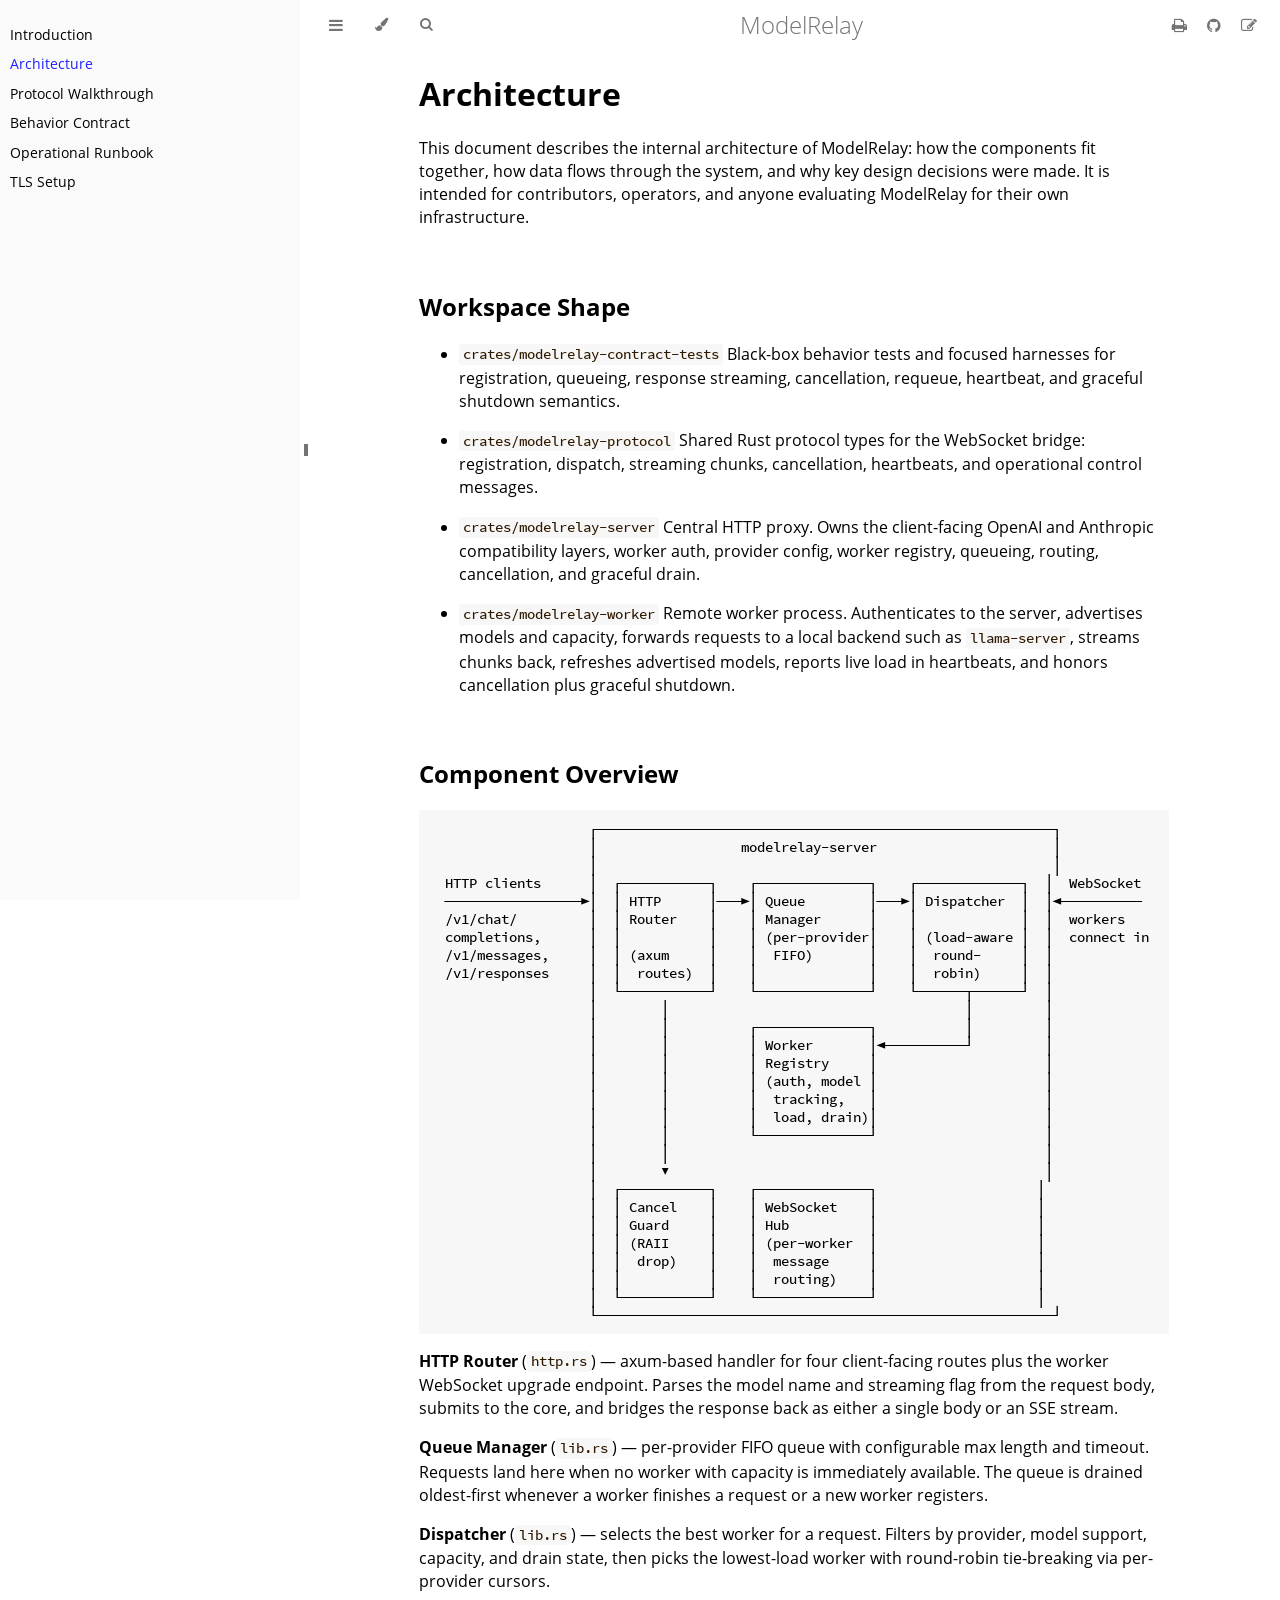
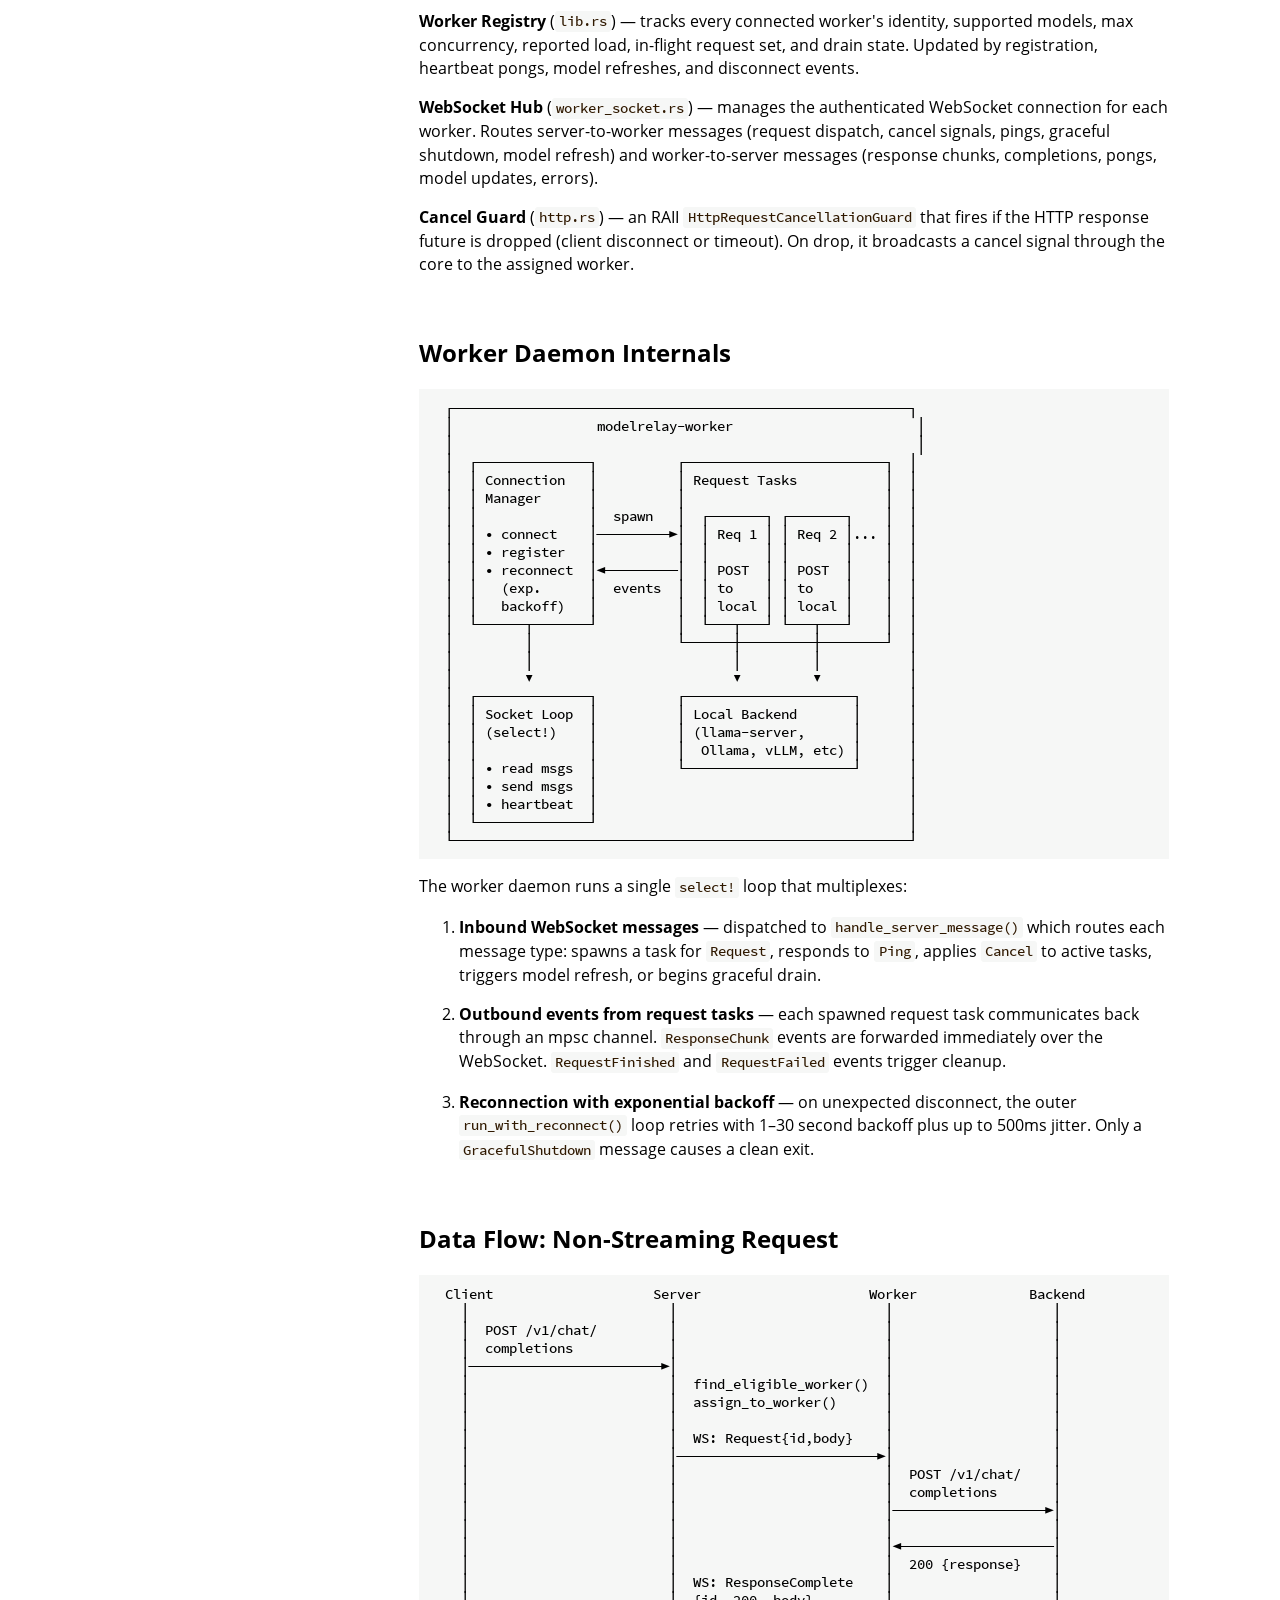
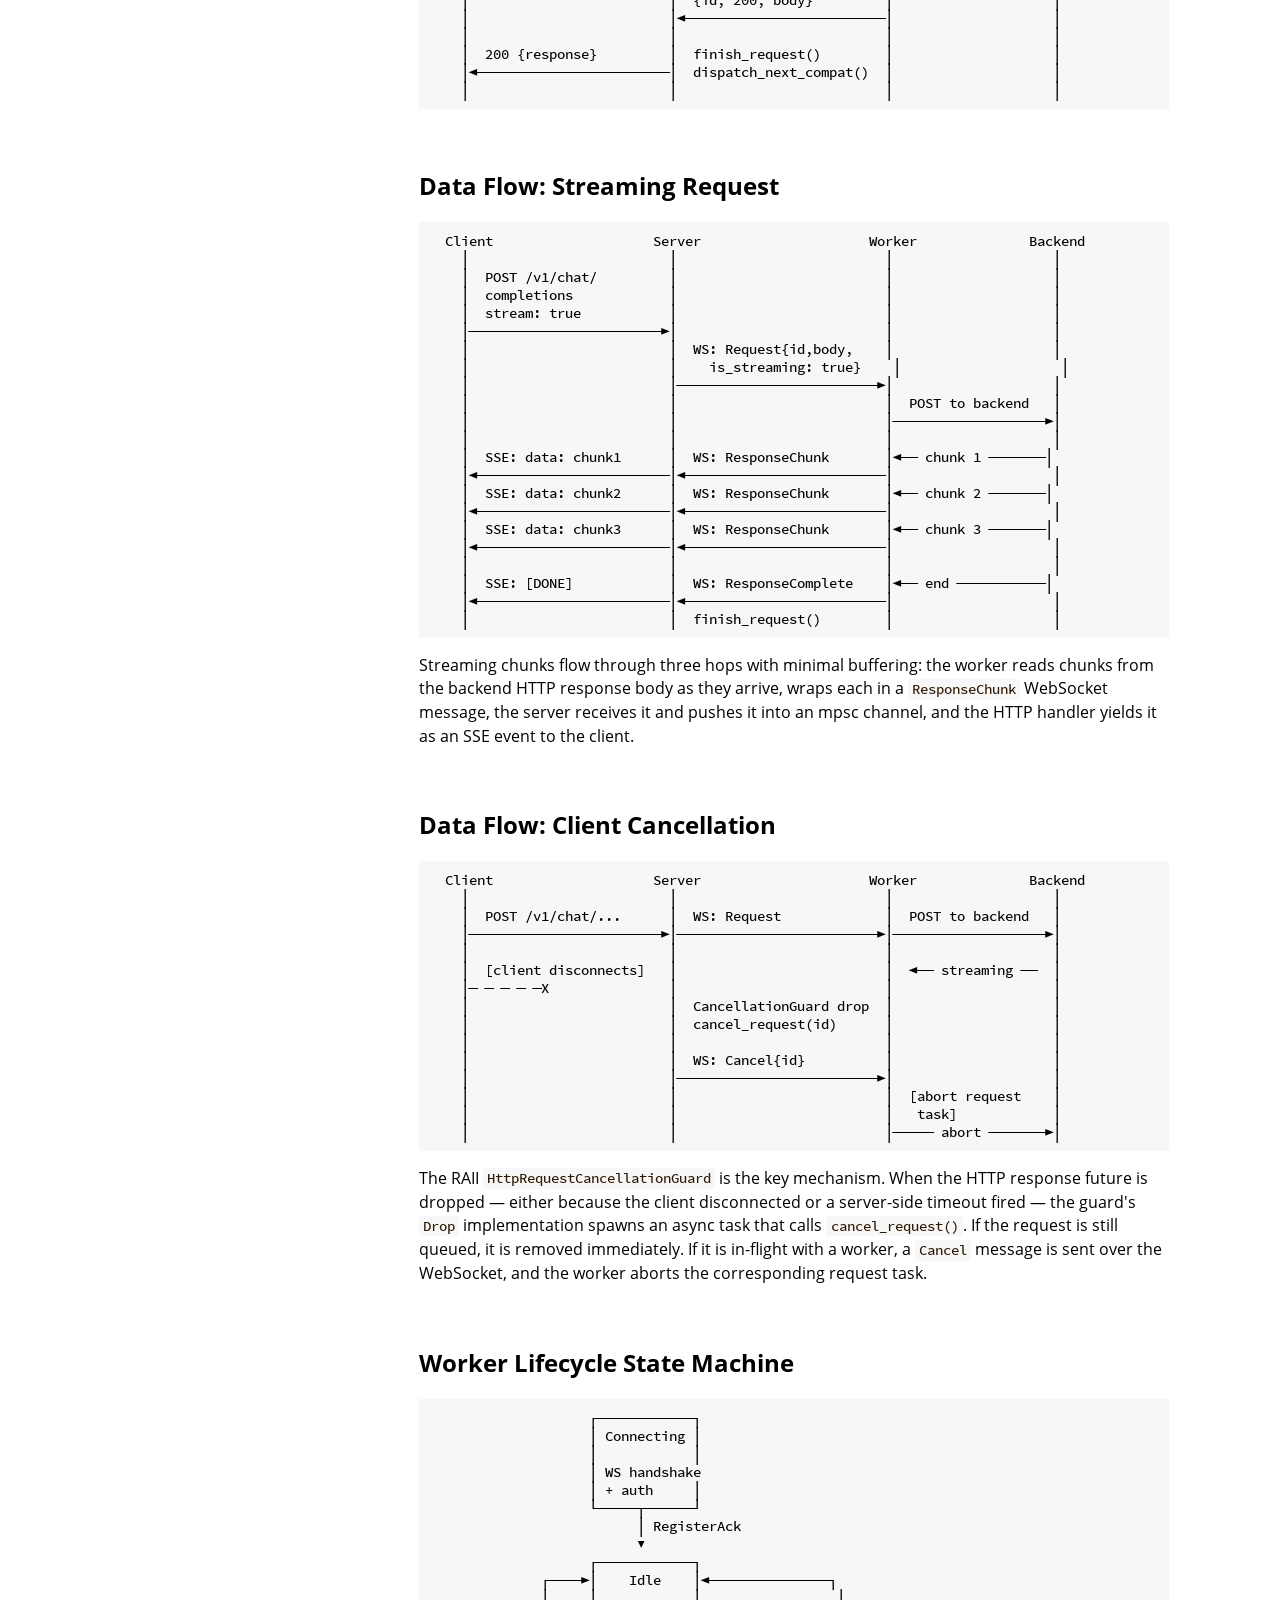
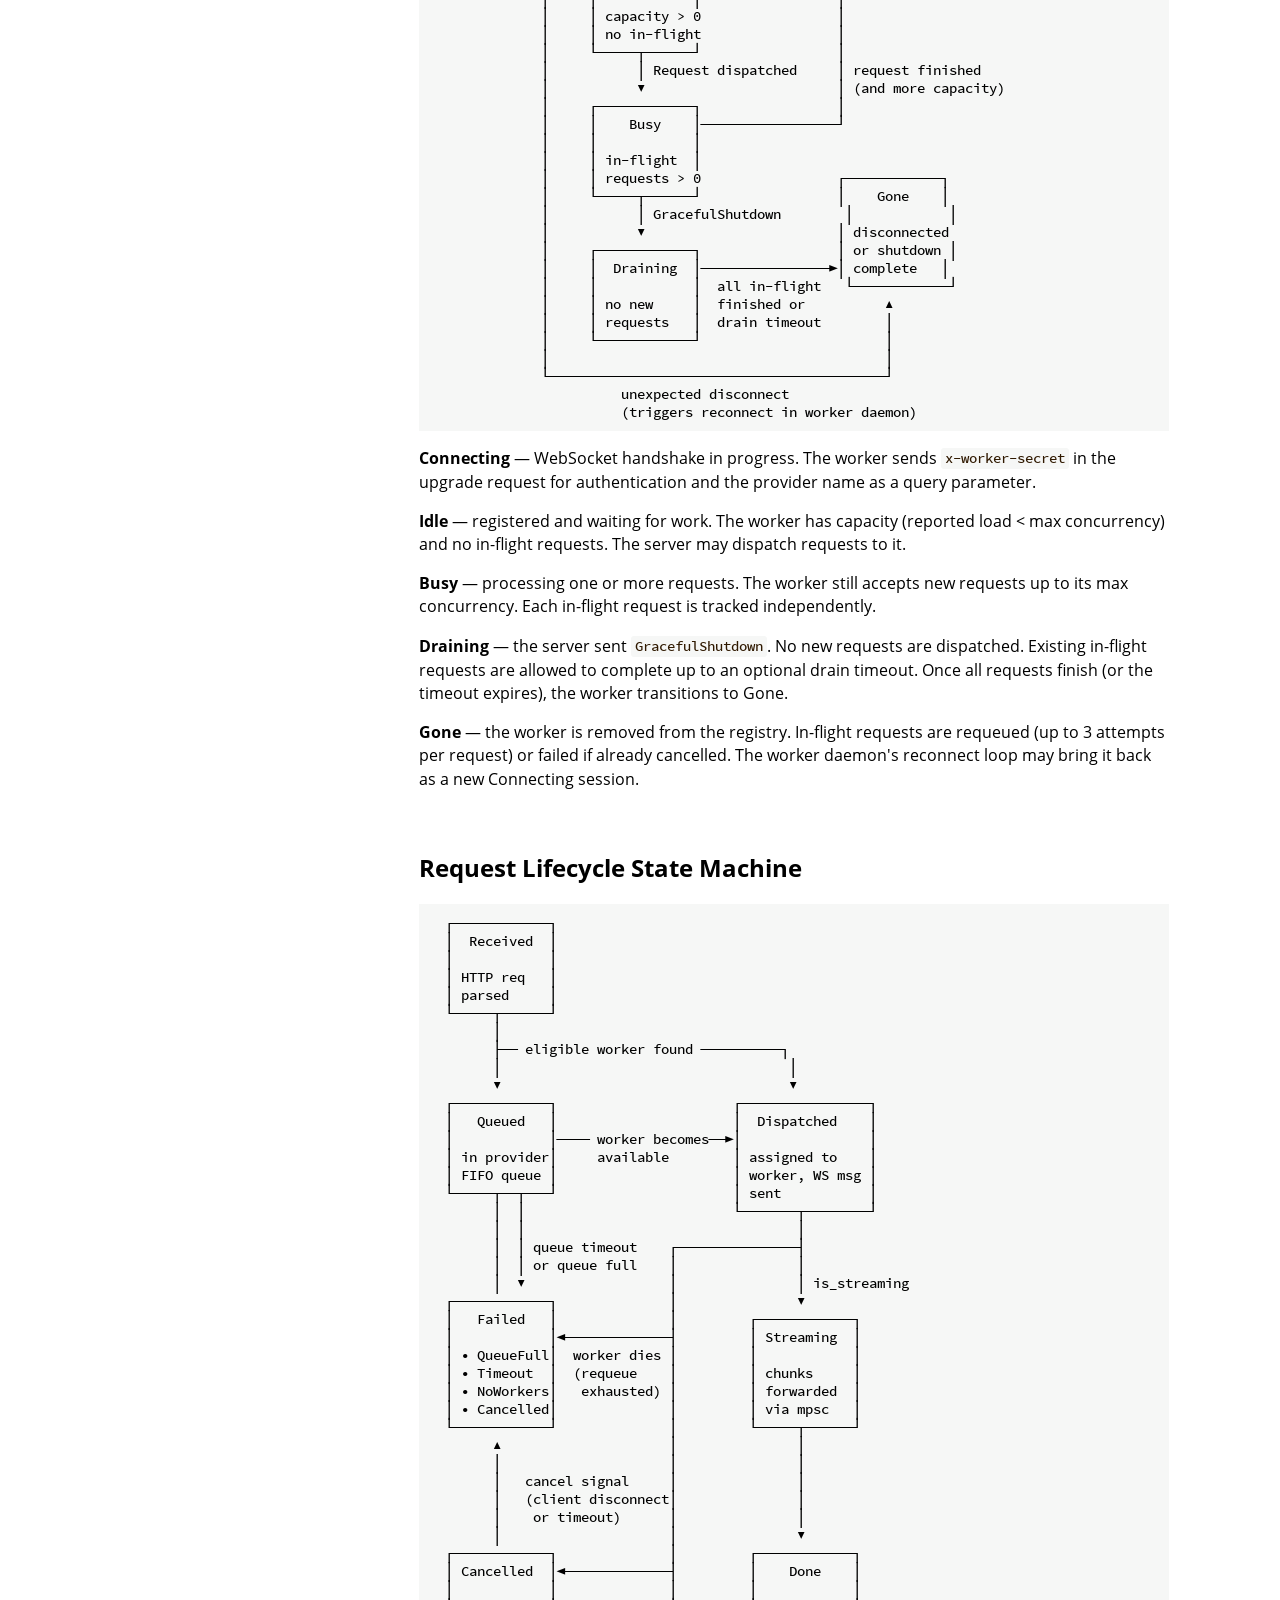
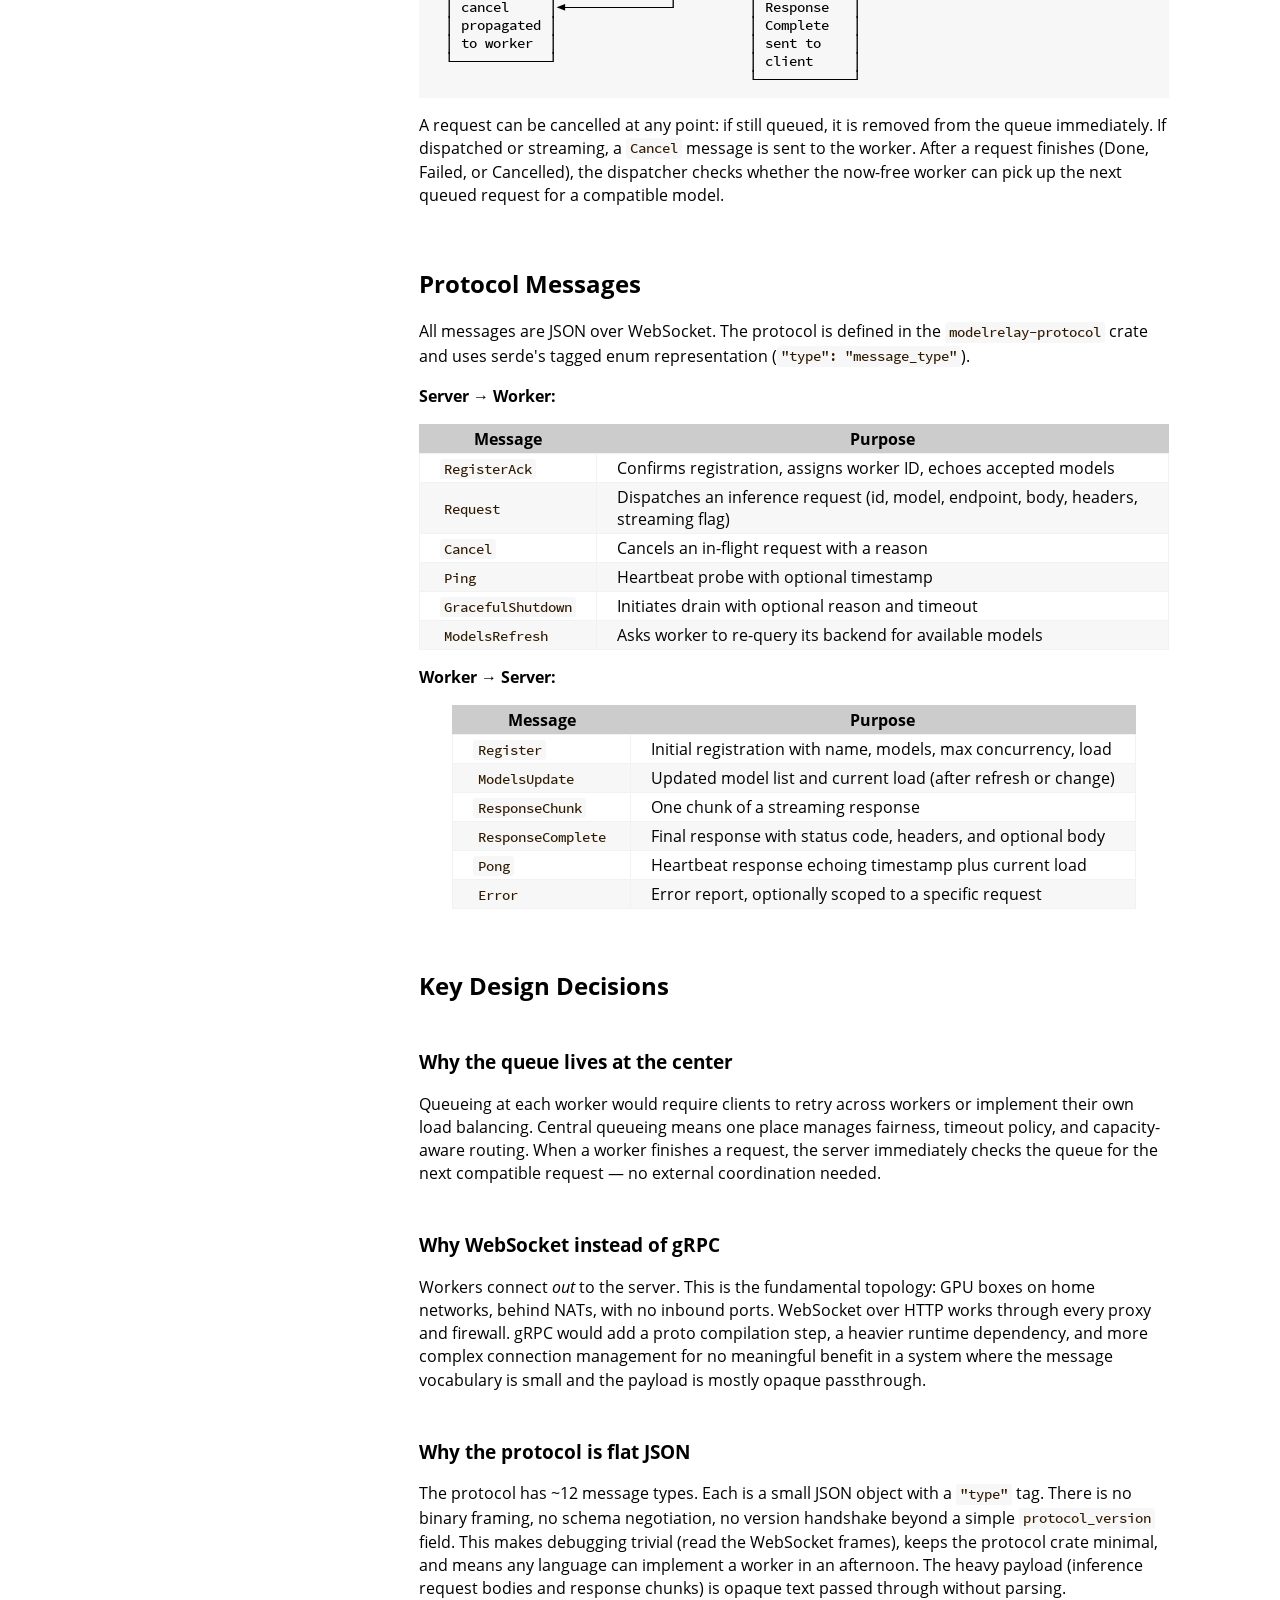
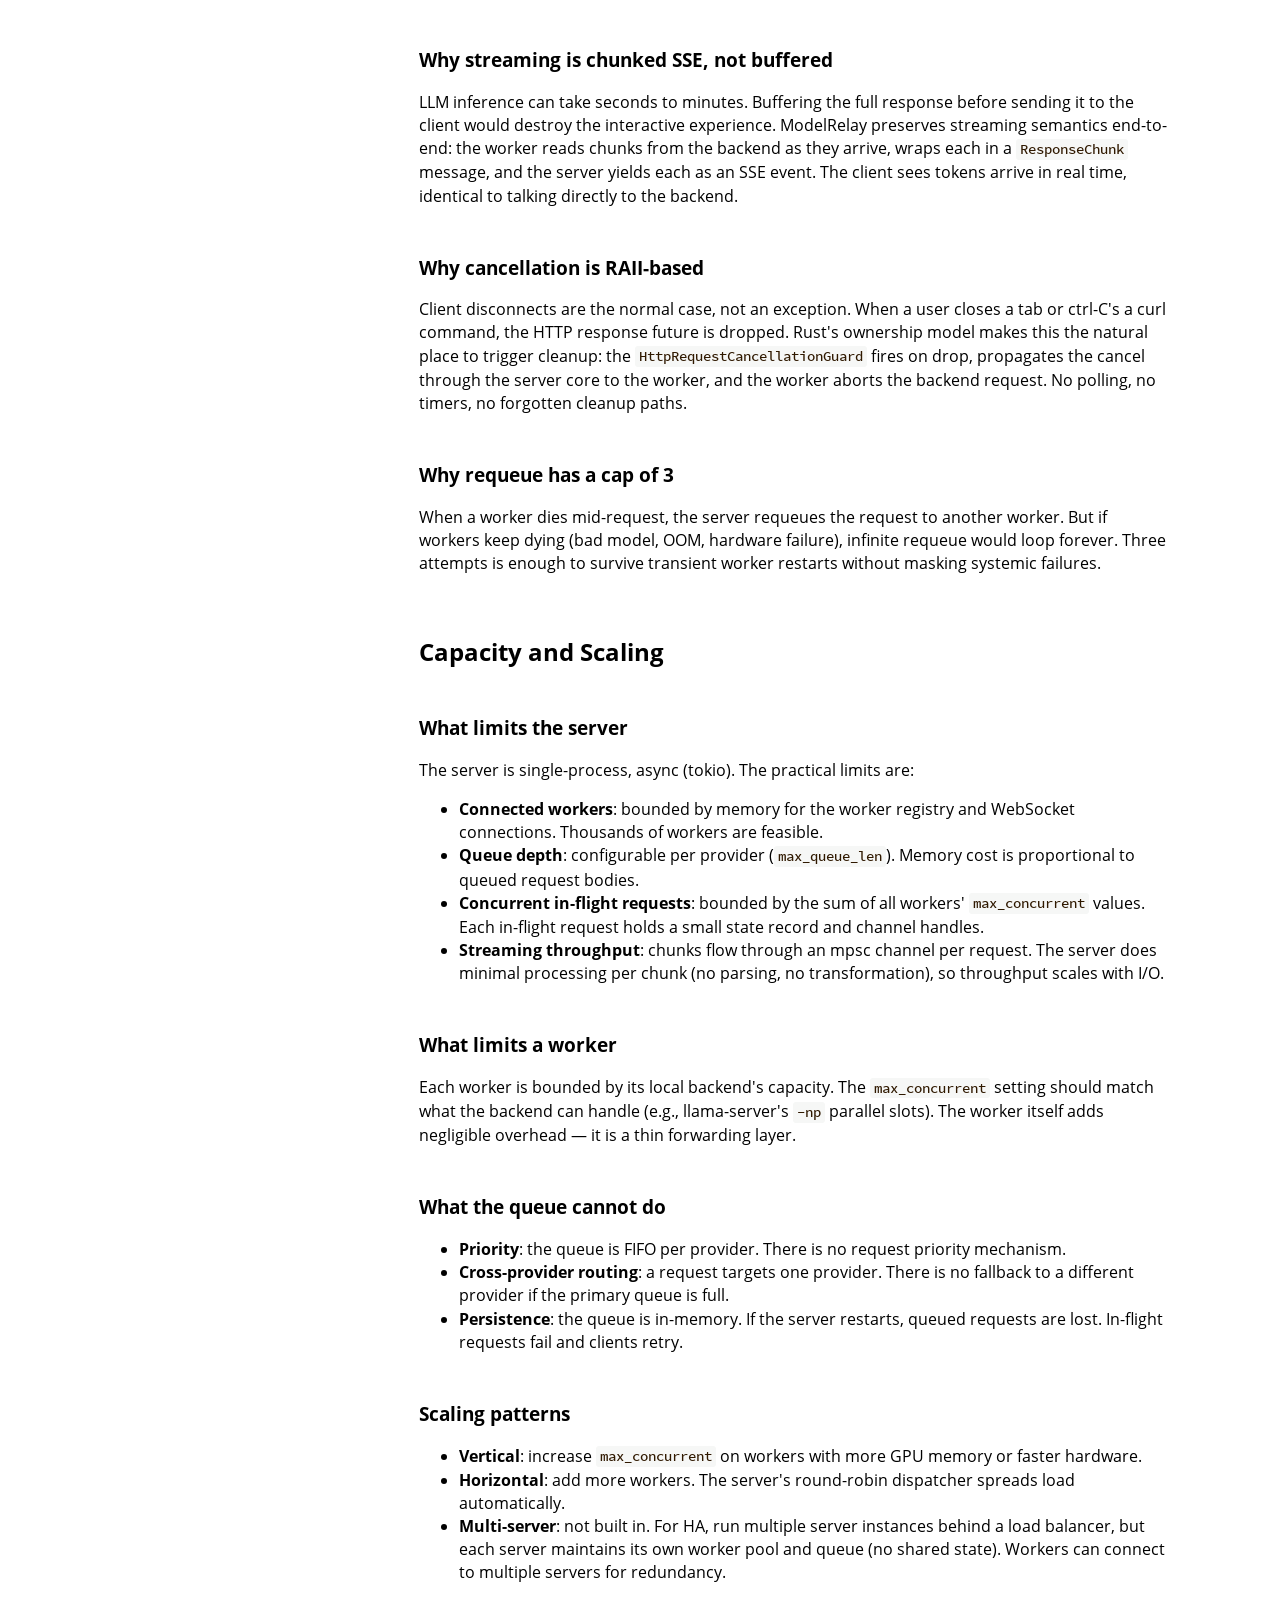
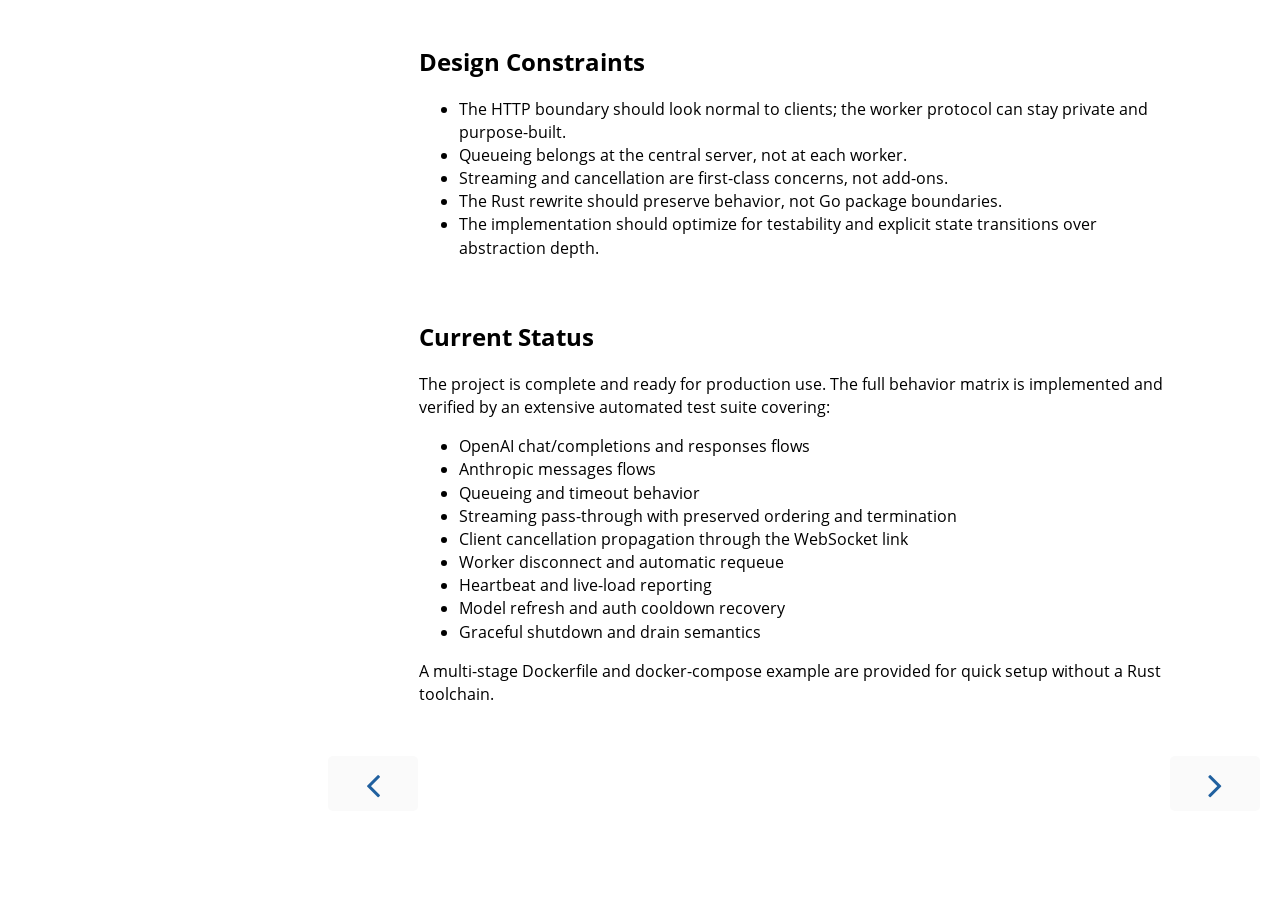
<file: architecture.html>
<!DOCTYPE HTML>
<html lang="en" class="light" dir="ltr">
    <head>
        <!-- Book generated using mdBook -->
        <meta charset="UTF-8">
        <title>Architecture - ModelRelay</title>


        <!-- Custom HTML head -->
        
        <meta name="description" content="Central HTTP LLM proxy that routes inference requests to authenticated remote workers over WebSocket.">
        <meta name="viewport" content="width=device-width, initial-scale=1">
        <meta name="theme-color" content="#ffffff">

        <link rel="icon" href="favicon.svg">
        <link rel="shortcut icon" href="favicon.png">
        <link rel="stylesheet" href="css/variables.css">
        <link rel="stylesheet" href="css/general.css">
        <link rel="stylesheet" href="css/chrome.css">
        <link rel="stylesheet" href="css/print.css" media="print">

        <!-- Fonts -->
        <link rel="stylesheet" href="FontAwesome/css/font-awesome.css">
        <link rel="stylesheet" href="fonts/fonts.css">

        <!-- Highlight.js Stylesheets -->
        <link rel="stylesheet" href="highlight.css">
        <link rel="stylesheet" href="tomorrow-night.css">
        <link rel="stylesheet" href="ayu-highlight.css">

        <!-- Custom theme stylesheets -->

    </head>
    <body class="sidebar-visible no-js">
    <div id="body-container">
        <!-- Provide site root to javascript -->
        <script>
            var path_to_root = "";
            var default_theme = window.matchMedia("(prefers-color-scheme: dark)").matches ? "navy" : "light";
        </script>

        <!-- Work around some values being stored in localStorage wrapped in quotes -->
        <script>
            try {
                var theme = localStorage.getItem('mdbook-theme');
                var sidebar = localStorage.getItem('mdbook-sidebar');

                if (theme.startsWith('"') && theme.endsWith('"')) {
                    localStorage.setItem('mdbook-theme', theme.slice(1, theme.length - 1));
                }

                if (sidebar.startsWith('"') && sidebar.endsWith('"')) {
                    localStorage.setItem('mdbook-sidebar', sidebar.slice(1, sidebar.length - 1));
                }
            } catch (e) { }
        </script>

        <!-- Set the theme before any content is loaded, prevents flash -->
        <script>
            var theme;
            try { theme = localStorage.getItem('mdbook-theme'); } catch(e) { }
            if (theme === null || theme === undefined) { theme = default_theme; }
            var html = document.querySelector('html');
            html.classList.remove('light')
            html.classList.add(theme);
            var body = document.querySelector('body');
            body.classList.remove('no-js')
            body.classList.add('js');
        </script>

        <input type="checkbox" id="sidebar-toggle-anchor" class="hidden">

        <!-- Hide / unhide sidebar before it is displayed -->
        <script>
            var body = document.querySelector('body');
            var sidebar = null;
            var sidebar_toggle = document.getElementById("sidebar-toggle-anchor");
            if (document.body.clientWidth >= 1080) {
                try { sidebar = localStorage.getItem('mdbook-sidebar'); } catch(e) { }
                sidebar = sidebar || 'visible';
            } else {
                sidebar = 'hidden';
            }
            sidebar_toggle.checked = sidebar === 'visible';
            body.classList.remove('sidebar-visible');
            body.classList.add("sidebar-" + sidebar);
        </script>

        <nav id="sidebar" class="sidebar" aria-label="Table of contents">
            <div class="sidebar-scrollbox">
                <ol class="chapter"><li class="chapter-item expanded affix "><a href="index.html">Introduction</a></li><li class="chapter-item expanded affix "><a href="architecture.html" class="active">Architecture</a></li><li class="chapter-item expanded affix "><a href="protocol-walkthrough.html">Protocol Walkthrough</a></li><li class="chapter-item expanded affix "><a href="behavior-contract.html">Behavior Contract</a></li><li class="chapter-item expanded affix "><a href="runbook.html">Operational Runbook</a></li><li class="chapter-item expanded affix "><a href="tls.html">TLS Setup</a></li></ol>
            </div>
            <div id="sidebar-resize-handle" class="sidebar-resize-handle">
                <div class="sidebar-resize-indicator"></div>
            </div>
        </nav>

        <!-- Track and set sidebar scroll position -->
        <script>
            var sidebarScrollbox = document.querySelector('#sidebar .sidebar-scrollbox');
            sidebarScrollbox.addEventListener('click', function(e) {
                if (e.target.tagName === 'A') {
                    sessionStorage.setItem('sidebar-scroll', sidebarScrollbox.scrollTop);
                }
            }, { passive: true });
            var sidebarScrollTop = sessionStorage.getItem('sidebar-scroll');
            sessionStorage.removeItem('sidebar-scroll');
            if (sidebarScrollTop) {
                // preserve sidebar scroll position when navigating via links within sidebar
                sidebarScrollbox.scrollTop = sidebarScrollTop;
            } else {
                // scroll sidebar to current active section when navigating via "next/previous chapter" buttons
                var activeSection = document.querySelector('#sidebar .active');
                if (activeSection) {
                    activeSection.scrollIntoView({ block: 'center' });
                }
            }
        </script>

        <div id="page-wrapper" class="page-wrapper">

            <div class="page">
                                <div id="menu-bar-hover-placeholder"></div>
                <div id="menu-bar" class="menu-bar sticky">
                    <div class="left-buttons">
                        <label id="sidebar-toggle" class="icon-button" for="sidebar-toggle-anchor" title="Toggle Table of Contents" aria-label="Toggle Table of Contents" aria-controls="sidebar">
                            <i class="fa fa-bars"></i>
                        </label>
                        <button id="theme-toggle" class="icon-button" type="button" title="Change theme" aria-label="Change theme" aria-haspopup="true" aria-expanded="false" aria-controls="theme-list">
                            <i class="fa fa-paint-brush"></i>
                        </button>
                        <ul id="theme-list" class="theme-popup" aria-label="Themes" role="menu">
                            <li role="none"><button role="menuitem" class="theme" id="light">Light</button></li>
                            <li role="none"><button role="menuitem" class="theme" id="rust">Rust</button></li>
                            <li role="none"><button role="menuitem" class="theme" id="coal">Coal</button></li>
                            <li role="none"><button role="menuitem" class="theme" id="navy">Navy</button></li>
                            <li role="none"><button role="menuitem" class="theme" id="ayu">Ayu</button></li>
                        </ul>
                        <button id="search-toggle" class="icon-button" type="button" title="Search. (Shortkey: s)" aria-label="Toggle Searchbar" aria-expanded="false" aria-keyshortcuts="S" aria-controls="searchbar">
                            <i class="fa fa-search"></i>
                        </button>
                    </div>

                    <h1 class="menu-title">ModelRelay</h1>

                    <div class="right-buttons">
                        <a href="print.html" title="Print this book" aria-label="Print this book">
                            <i id="print-button" class="fa fa-print"></i>
                        </a>
                        <a href="https://github.com/ericflo/modelrelay" title="Git repository" aria-label="Git repository">
                            <i id="git-repository-button" class="fa fa-github"></i>
                        </a>
                        <a href="https://github.com/ericflo/modelrelay/edit/main/docs/architecture.md" title="Suggest an edit" aria-label="Suggest an edit">
                            <i id="git-edit-button" class="fa fa-edit"></i>
                        </a>

                    </div>
                </div>

                <div id="search-wrapper" class="hidden">
                    <form id="searchbar-outer" class="searchbar-outer">
                        <input type="search" id="searchbar" name="searchbar" placeholder="Search this book ..." aria-controls="searchresults-outer" aria-describedby="searchresults-header">
                    </form>
                    <div id="searchresults-outer" class="searchresults-outer hidden">
                        <div id="searchresults-header" class="searchresults-header"></div>
                        <ul id="searchresults">
                        </ul>
                    </div>
                </div>

                <!-- Apply ARIA attributes after the sidebar and the sidebar toggle button are added to the DOM -->
                <script>
                    document.getElementById('sidebar-toggle').setAttribute('aria-expanded', sidebar === 'visible');
                    document.getElementById('sidebar').setAttribute('aria-hidden', sidebar !== 'visible');
                    Array.from(document.querySelectorAll('#sidebar a')).forEach(function(link) {
                        link.setAttribute('tabIndex', sidebar === 'visible' ? 0 : -1);
                    });
                </script>

                <div id="content" class="content">
                    <main>
                        <h1 id="architecture"><a class="header" href="#architecture">Architecture</a></h1>
<p>This document describes the internal architecture of ModelRelay: how the components fit together, how data flows through the system, and why key design decisions were made. It is intended for contributors, operators, and anyone evaluating ModelRelay for their own infrastructure.</p>
<h2 id="workspace-shape"><a class="header" href="#workspace-shape">Workspace Shape</a></h2>
<ul>
<li>
<p><code>crates/modelrelay-contract-tests</code>
Black-box behavior tests and focused harnesses for registration, queueing, response streaming, cancellation, requeue, heartbeat, and graceful shutdown semantics.</p>
</li>
<li>
<p><code>crates/modelrelay-protocol</code>
Shared Rust protocol types for the WebSocket bridge: registration, dispatch, streaming chunks, cancellation, heartbeats, and operational control messages.</p>
</li>
<li>
<p><code>crates/modelrelay-server</code>
Central HTTP proxy. Owns the client-facing OpenAI and Anthropic compatibility layers, worker auth, provider config, worker registry, queueing, routing, cancellation, and graceful drain.</p>
</li>
<li>
<p><code>crates/modelrelay-worker</code>
Remote worker process. Authenticates to the server, advertises models and capacity, forwards requests to a local backend such as <code>llama-server</code>, streams chunks back, refreshes advertised models, reports live load in heartbeats, and honors cancellation plus graceful shutdown.</p>
</li>
</ul>
<h2 id="component-overview"><a class="header" href="#component-overview">Component Overview</a></h2>
<pre><code>                    ┌─────────────────────────────────────────────────────────┐
                    │                  modelrelay-server                      │
                    │                                                         │
  HTTP clients      │  ┌───────────┐    ┌──────────────┐    ┌─────────────┐  │  WebSocket
  ─────────────────►│  │ HTTP      │───►│ Queue        │───►│ Dispatcher  │  │◄──────────
  /v1/chat/         │  │ Router    │    │ Manager      │    │             │  │  workers
  completions,      │  │           │    │ (per-provider│    │ (load-aware │  │  connect in
  /v1/messages,     │  │ (axum     │    │  FIFO)       │    │  round-     │  │
  /v1/responses     │  │  routes)  │    │              │    │  robin)     │  │
                    │  └───────────┘    └──────────────┘    └──────┬──────┘  │
                    │        │                                     │         │
                    │        │          ┌──────────────┐           │         │
                    │        │          │ Worker       │◄──────────┘         │
                    │        │          │ Registry     │                     │
                    │        │          │ (auth, model │                     │
                    │        │          │  tracking,   │                     │
                    │        │          │  load, drain)│                     │
                    │        │          └──────────────┘                     │
                    │        │                                               │
                    │        ▼                                               │
                    │  ┌───────────┐    ┌──────────────┐                    │
                    │  │ Cancel    │    │ WebSocket    │                    │
                    │  │ Guard     │    │ Hub          │                    │
                    │  │ (RAII     │    │ (per-worker  │                    │
                    │  │  drop)    │    │  message     │                    │
                    │  │           │    │  routing)    │                    │
                    │  └───────────┘    └──────────────┘                    │
                    └─────────────────────────────────────────────────────────┘
</code></pre>
<p><strong>HTTP Router</strong> (<code>http.rs</code>) — axum-based handler for four client-facing routes plus the worker WebSocket upgrade endpoint. Parses the model name and streaming flag from the request body, submits to the core, and bridges the response back as either a single body or an SSE stream.</p>
<p><strong>Queue Manager</strong> (<code>lib.rs</code>) — per-provider FIFO queue with configurable max length and timeout. Requests land here when no worker with capacity is immediately available. The queue is drained oldest-first whenever a worker finishes a request or a new worker registers.</p>
<p><strong>Dispatcher</strong> (<code>lib.rs</code>) — selects the best worker for a request. Filters by provider, model support, capacity, and drain state, then picks the lowest-load worker with round-robin tie-breaking via per-provider cursors.</p>
<p><strong>Worker Registry</strong> (<code>lib.rs</code>) — tracks every connected worker's identity, supported models, max concurrency, reported load, in-flight request set, and drain state. Updated by registration, heartbeat pongs, model refreshes, and disconnect events.</p>
<p><strong>WebSocket Hub</strong> (<code>worker_socket.rs</code>) — manages the authenticated WebSocket connection for each worker. Routes server-to-worker messages (request dispatch, cancel signals, pings, graceful shutdown, model refresh) and worker-to-server messages (response chunks, completions, pongs, model updates, errors).</p>
<p><strong>Cancel Guard</strong> (<code>http.rs</code>) — an RAII <code>HttpRequestCancellationGuard</code> that fires if the HTTP response future is dropped (client disconnect or timeout). On drop, it broadcasts a cancel signal through the core to the assigned worker.</p>
<h2 id="worker-daemon-internals"><a class="header" href="#worker-daemon-internals">Worker Daemon Internals</a></h2>
<pre><code>  ┌─────────────────────────────────────────────────────────┐
  │                  modelrelay-worker                       │
  │                                                          │
  │  ┌──────────────┐          ┌─────────────────────────┐  │
  │  │ Connection   │          │ Request Tasks           │  │
  │  │ Manager      │          │                         │  │
  │  │              │  spawn   │  ┌───────┐ ┌───────┐    │  │
  │  │ • connect    │─────────►│  │ Req 1 │ │ Req 2 │... │  │
  │  │ • register   │          │  │       │ │       │    │  │
  │  │ • reconnect  │◄─────────│  │ POST  │ │ POST  │    │  │
  │  │   (exp.      │  events  │  │ to    │ │ to    │    │  │
  │  │   backoff)   │          │  │ local │ │ local │    │  │
  │  └──────┬───────┘          │  └───┬───┘ └───┬───┘    │  │
  │         │                  └──────┼─────────┼────────┘  │
  │         │                         │         │           │
  │         ▼                         ▼         ▼           │
  │  ┌──────────────┐          ┌─────────────────────┐      │
  │  │ Socket Loop  │          │ Local Backend       │      │
  │  │ (select!)    │          │ (llama-server,      │      │
  │  │              │          │  Ollama, vLLM, etc) │      │
  │  │ • read msgs  │          └─────────────────────┘      │
  │  │ • send msgs  │                                       │
  │  │ • heartbeat  │                                       │
  │  └──────────────┘                                       │
  └─────────────────────────────────────────────────────────┘
</code></pre>
<p>The worker daemon runs a single <code>select!</code> loop that multiplexes:</p>
<ol>
<li>
<p><strong>Inbound WebSocket messages</strong> — dispatched to <code>handle_server_message()</code> which routes each message type: spawns a task for <code>Request</code>, responds to <code>Ping</code>, applies <code>Cancel</code> to active tasks, triggers model refresh, or begins graceful drain.</p>
</li>
<li>
<p><strong>Outbound events from request tasks</strong> — each spawned request task communicates back through an mpsc channel. <code>ResponseChunk</code> events are forwarded immediately over the WebSocket. <code>RequestFinished</code> and <code>RequestFailed</code> events trigger cleanup.</p>
</li>
<li>
<p><strong>Reconnection with exponential backoff</strong> — on unexpected disconnect, the outer <code>run_with_reconnect()</code> loop retries with 1–30 second backoff plus up to 500ms jitter. Only a <code>GracefulShutdown</code> message causes a clean exit.</p>
</li>
</ol>
<h2 id="data-flow-non-streaming-request"><a class="header" href="#data-flow-non-streaming-request">Data Flow: Non-Streaming Request</a></h2>
<pre><code>  Client                    Server                     Worker              Backend
    │                         │                          │                    │
    │  POST /v1/chat/         │                          │                    │
    │  completions            │                          │                    │
    │────────────────────────►│                          │                    │
    │                         │  find_eligible_worker()  │                    │
    │                         │  assign_to_worker()      │                    │
    │                         │                          │                    │
    │                         │  WS: Request{id,body}    │                    │
    │                         │─────────────────────────►│                    │
    │                         │                          │  POST /v1/chat/    │
    │                         │                          │  completions       │
    │                         │                          │───────────────────►│
    │                         │                          │                    │
    │                         │                          │◄───────────────────│
    │                         │                          │  200 {response}    │
    │                         │  WS: ResponseComplete    │                    │
    │                         │  {id, 200, body}         │                    │
    │                         │◄─────────────────────────│                    │
    │                         │                          │                    │
    │  200 {response}         │  finish_request()        │                    │
    │◄────────────────────────│  dispatch_next_compat()  │                    │
    │                         │                          │                    │
</code></pre>
<h2 id="data-flow-streaming-request"><a class="header" href="#data-flow-streaming-request">Data Flow: Streaming Request</a></h2>
<pre><code>  Client                    Server                     Worker              Backend
    │                         │                          │                    │
    │  POST /v1/chat/         │                          │                    │
    │  completions            │                          │                    │
    │  stream: true           │                          │                    │
    │────────────────────────►│                          │                    │
    │                         │  WS: Request{id,body,    │                    │
    │                         │    is_streaming: true}    │                    │
    │                         │─────────────────────────►│                    │
    │                         │                          │  POST to backend   │
    │                         │                          │───────────────────►│
    │                         │                          │                    │
    │  SSE: data: chunk1      │  WS: ResponseChunk       │◄── chunk 1 ───────│
    │◄────────────────────────│◄─────────────────────────│                    │
    │  SSE: data: chunk2      │  WS: ResponseChunk       │◄── chunk 2 ───────│
    │◄────────────────────────│◄─────────────────────────│                    │
    │  SSE: data: chunk3      │  WS: ResponseChunk       │◄── chunk 3 ───────│
    │◄────────────────────────│◄─────────────────────────│                    │
    │                         │                          │                    │
    │  SSE: [DONE]            │  WS: ResponseComplete    │◄── end ───────────│
    │◄────────────────────────│◄─────────────────────────│                    │
    │                         │  finish_request()        │                    │
</code></pre>
<p>Streaming chunks flow through three hops with minimal buffering: the worker reads chunks from the backend HTTP response body as they arrive, wraps each in a <code>ResponseChunk</code> WebSocket message, the server receives it and pushes it into an mpsc channel, and the HTTP handler yields it as an SSE event to the client.</p>
<h2 id="data-flow-client-cancellation"><a class="header" href="#data-flow-client-cancellation">Data Flow: Client Cancellation</a></h2>
<pre><code>  Client                    Server                     Worker              Backend
    │                         │                          │                    │
    │  POST /v1/chat/...      │  WS: Request             │  POST to backend   │
    │────────────────────────►│─────────────────────────►│───────────────────►│
    │                         │                          │                    │
    │  [client disconnects]   │                          │  ◄── streaming ──  │
    │─ ─ ─ ─ ─X               │                          │                    │
    │                         │  CancellationGuard drop  │                    │
    │                         │  cancel_request(id)      │                    │
    │                         │                          │                    │
    │                         │  WS: Cancel{id}          │                    │
    │                         │─────────────────────────►│                    │
    │                         │                          │  [abort request    │
    │                         │                          │   task]            │
    │                         │                          │───── abort ───────►│
</code></pre>
<p>The RAII <code>HttpRequestCancellationGuard</code> is the key mechanism. When the HTTP response future is dropped — either because the client disconnected or a server-side timeout fired — the guard's <code>Drop</code> implementation spawns an async task that calls <code>cancel_request()</code>. If the request is still queued, it is removed immediately. If it is in-flight with a worker, a <code>Cancel</code> message is sent over the WebSocket, and the worker aborts the corresponding request task.</p>
<h2 id="worker-lifecycle-state-machine"><a class="header" href="#worker-lifecycle-state-machine">Worker Lifecycle State Machine</a></h2>
<pre><code>                    ┌────────────┐
                    │ Connecting │
                    │            │
                    │ WS handshake
                    │ + auth     │
                    └─────┬──────┘
                          │ RegisterAck
                          ▼
                    ┌────────────┐
              ┌────►│    Idle    │◄───────────────┐
              │     │            │                 │
              │     │ capacity &gt; 0                 │
              │     │ no in-flight                 │
              │     └─────┬──────┘                 │
              │           │ Request dispatched     │ request finished
              │           ▼                        │ (and more capacity)
              │     ┌────────────┐                 │
              │     │    Busy    │─────────────────┘
              │     │            │
              │     │ in-flight  │
              │     │ requests &gt; 0                 ┌────────────┐
              │     └─────┬──────┘                 │    Gone    │
              │           │ GracefulShutdown        │            │
              │           ▼                        │ disconnected
              │     ┌────────────┐                 │ or shutdown │
              │     │  Draining  │────────────────►│ complete   │
              │     │            │  all in-flight   └────────────┘
              │     │ no new     │  finished or          ▲
              │     │ requests   │  drain timeout        │
              │     └────────────┘                       │
              │                                          │
              └──────────────────────────────────────────┘
                        unexpected disconnect
                        (triggers reconnect in worker daemon)
</code></pre>
<p><strong>Connecting</strong> — WebSocket handshake in progress. The worker sends <code>x-worker-secret</code> in the upgrade request for authentication and the provider name as a query parameter.</p>
<p><strong>Idle</strong> — registered and waiting for work. The worker has capacity (reported load &lt; max concurrency) and no in-flight requests. The server may dispatch requests to it.</p>
<p><strong>Busy</strong> — processing one or more requests. The worker still accepts new requests up to its max concurrency. Each in-flight request is tracked independently.</p>
<p><strong>Draining</strong> — the server sent <code>GracefulShutdown</code>. No new requests are dispatched. Existing in-flight requests are allowed to complete up to an optional drain timeout. Once all requests finish (or the timeout expires), the worker transitions to Gone.</p>
<p><strong>Gone</strong> — the worker is removed from the registry. In-flight requests are requeued (up to 3 attempts per request) or failed if already cancelled. The worker daemon's reconnect loop may bring it back as a new Connecting session.</p>
<h2 id="request-lifecycle-state-machine"><a class="header" href="#request-lifecycle-state-machine">Request Lifecycle State Machine</a></h2>
<pre><code>  ┌────────────┐
  │  Received  │
  │            │
  │ HTTP req   │
  │ parsed     │
  └─────┬──────┘
        │
        ├── eligible worker found ──────────┐
        │                                    │
        ▼                                    ▼
  ┌────────────┐                      ┌────────────────┐
  │   Queued   │                      │  Dispatched    │
  │            │──── worker becomes──►│                │
  │ in provider│     available        │ assigned to    │
  │ FIFO queue │                      │ worker, WS msg │
  └─────┬──┬───┘                      │ sent           │
        │  │                          └───────┬────────┘
        │  │                                  │
        │  │ queue timeout    ┌───────────────┤
        │  │ or queue full    │               │
        │  ▼                  │               │ is_streaming
  ┌────────────┐              │               ▼
  │   Failed   │              │         ┌────────────┐
  │            │◄─────────────┤         │ Streaming  │
  │ • QueueFull│  worker dies │         │            │
  │ • Timeout  │  (requeue    │         │ chunks     │
  │ • NoWorkers│   exhausted) │         │ forwarded  │
  │ • Cancelled│              │         │ via mpsc   │
  └────────────┘              │         └─────┬──────┘
        ▲                     │               │
        │                     │               │
        │   cancel signal     │               │
        │   (client disconnect│               │
        │    or timeout)      │               │
        │                     │               ▼
  ┌────────────┐              │         ┌────────────┐
  │ Cancelled  │◄─────────────┤         │    Done    │
  │            │              │         │            │
  │ cancel     │◄─────────────┘         │ Response   │
  │ propagated │                        │ Complete   │
  │ to worker  │                        │ sent to    │
  └────────────┘                        │ client     │
                                        └────────────┘
</code></pre>
<p>A request can be cancelled at any point: if still queued, it is removed from the queue immediately. If dispatched or streaming, a <code>Cancel</code> message is sent to the worker. After a request finishes (Done, Failed, or Cancelled), the dispatcher checks whether the now-free worker can pick up the next queued request for a compatible model.</p>
<h2 id="protocol-messages"><a class="header" href="#protocol-messages">Protocol Messages</a></h2>
<p>All messages are JSON over WebSocket. The protocol is defined in the <code>modelrelay-protocol</code> crate and uses serde's tagged enum representation (<code>"type": "message_type"</code>).</p>
<p><strong>Server → Worker:</strong></p>
<div class="table-wrapper"><table><thead><tr><th>Message</th><th>Purpose</th></tr></thead><tbody>
<tr><td><code>RegisterAck</code></td><td>Confirms registration, assigns worker ID, echoes accepted models</td></tr>
<tr><td><code>Request</code></td><td>Dispatches an inference request (id, model, endpoint, body, headers, streaming flag)</td></tr>
<tr><td><code>Cancel</code></td><td>Cancels an in-flight request with a reason</td></tr>
<tr><td><code>Ping</code></td><td>Heartbeat probe with optional timestamp</td></tr>
<tr><td><code>GracefulShutdown</code></td><td>Initiates drain with optional reason and timeout</td></tr>
<tr><td><code>ModelsRefresh</code></td><td>Asks worker to re-query its backend for available models</td></tr>
</tbody></table>
</div>
<p><strong>Worker → Server:</strong></p>
<div class="table-wrapper"><table><thead><tr><th>Message</th><th>Purpose</th></tr></thead><tbody>
<tr><td><code>Register</code></td><td>Initial registration with name, models, max concurrency, load</td></tr>
<tr><td><code>ModelsUpdate</code></td><td>Updated model list and current load (after refresh or change)</td></tr>
<tr><td><code>ResponseChunk</code></td><td>One chunk of a streaming response</td></tr>
<tr><td><code>ResponseComplete</code></td><td>Final response with status code, headers, and optional body</td></tr>
<tr><td><code>Pong</code></td><td>Heartbeat response echoing timestamp plus current load</td></tr>
<tr><td><code>Error</code></td><td>Error report, optionally scoped to a specific request</td></tr>
</tbody></table>
</div>
<h2 id="key-design-decisions"><a class="header" href="#key-design-decisions">Key Design Decisions</a></h2>
<h3 id="why-the-queue-lives-at-the-center"><a class="header" href="#why-the-queue-lives-at-the-center">Why the queue lives at the center</a></h3>
<p>Queueing at each worker would require clients to retry across workers or implement their own load balancing. Central queueing means one place manages fairness, timeout policy, and capacity-aware routing. When a worker finishes a request, the server immediately checks the queue for the next compatible request — no external coordination needed.</p>
<h3 id="why-websocket-instead-of-grpc"><a class="header" href="#why-websocket-instead-of-grpc">Why WebSocket instead of gRPC</a></h3>
<p>Workers connect <em>out</em> to the server. This is the fundamental topology: GPU boxes on home networks, behind NATs, with no inbound ports. WebSocket over HTTP works through every proxy and firewall. gRPC would add a proto compilation step, a heavier runtime dependency, and more complex connection management for no meaningful benefit in a system where the message vocabulary is small and the payload is mostly opaque passthrough.</p>
<h3 id="why-the-protocol-is-flat-json"><a class="header" href="#why-the-protocol-is-flat-json">Why the protocol is flat JSON</a></h3>
<p>The protocol has ~12 message types. Each is a small JSON object with a <code>"type"</code> tag. There is no binary framing, no schema negotiation, no version handshake beyond a simple <code>protocol_version</code> field. This makes debugging trivial (read the WebSocket frames), keeps the protocol crate minimal, and means any language can implement a worker in an afternoon. The heavy payload (inference request bodies and response chunks) is opaque text passed through without parsing.</p>
<h3 id="why-streaming-is-chunked-sse-not-buffered"><a class="header" href="#why-streaming-is-chunked-sse-not-buffered">Why streaming is chunked SSE, not buffered</a></h3>
<p>LLM inference can take seconds to minutes. Buffering the full response before sending it to the client would destroy the interactive experience. ModelRelay preserves streaming semantics end-to-end: the worker reads chunks from the backend as they arrive, wraps each in a <code>ResponseChunk</code> message, and the server yields each as an SSE event. The client sees tokens arrive in real time, identical to talking directly to the backend.</p>
<h3 id="why-cancellation-is-raii-based"><a class="header" href="#why-cancellation-is-raii-based">Why cancellation is RAII-based</a></h3>
<p>Client disconnects are the normal case, not an exception. When a user closes a tab or ctrl-C's a curl command, the HTTP response future is dropped. Rust's ownership model makes this the natural place to trigger cleanup: the <code>HttpRequestCancellationGuard</code> fires on drop, propagates the cancel through the server core to the worker, and the worker aborts the backend request. No polling, no timers, no forgotten cleanup paths.</p>
<h3 id="why-requeue-has-a-cap-of-3"><a class="header" href="#why-requeue-has-a-cap-of-3">Why requeue has a cap of 3</a></h3>
<p>When a worker dies mid-request, the server requeues the request to another worker. But if workers keep dying (bad model, OOM, hardware failure), infinite requeue would loop forever. Three attempts is enough to survive transient worker restarts without masking systemic failures.</p>
<h2 id="capacity-and-scaling"><a class="header" href="#capacity-and-scaling">Capacity and Scaling</a></h2>
<h3 id="what-limits-the-server"><a class="header" href="#what-limits-the-server">What limits the server</a></h3>
<p>The server is single-process, async (tokio). The practical limits are:</p>
<ul>
<li><strong>Connected workers</strong>: bounded by memory for the worker registry and WebSocket connections. Thousands of workers are feasible.</li>
<li><strong>Queue depth</strong>: configurable per provider (<code>max_queue_len</code>). Memory cost is proportional to queued request bodies.</li>
<li><strong>Concurrent in-flight requests</strong>: bounded by the sum of all workers' <code>max_concurrent</code> values. Each in-flight request holds a small state record and channel handles.</li>
<li><strong>Streaming throughput</strong>: chunks flow through an mpsc channel per request. The server does minimal processing per chunk (no parsing, no transformation), so throughput scales with I/O.</li>
</ul>
<h3 id="what-limits-a-worker"><a class="header" href="#what-limits-a-worker">What limits a worker</a></h3>
<p>Each worker is bounded by its local backend's capacity. The <code>max_concurrent</code> setting should match what the backend can handle (e.g., llama-server's <code>-np</code> parallel slots). The worker itself adds negligible overhead — it is a thin forwarding layer.</p>
<h3 id="what-the-queue-cannot-do"><a class="header" href="#what-the-queue-cannot-do">What the queue cannot do</a></h3>
<ul>
<li><strong>Priority</strong>: the queue is FIFO per provider. There is no request priority mechanism.</li>
<li><strong>Cross-provider routing</strong>: a request targets one provider. There is no fallback to a different provider if the primary queue is full.</li>
<li><strong>Persistence</strong>: the queue is in-memory. If the server restarts, queued requests are lost. In-flight requests fail and clients retry.</li>
</ul>
<h3 id="scaling-patterns"><a class="header" href="#scaling-patterns">Scaling patterns</a></h3>
<ul>
<li><strong>Vertical</strong>: increase <code>max_concurrent</code> on workers with more GPU memory or faster hardware.</li>
<li><strong>Horizontal</strong>: add more workers. The server's round-robin dispatcher spreads load automatically.</li>
<li><strong>Multi-server</strong>: not built in. For HA, run multiple server instances behind a load balancer, but each server maintains its own worker pool and queue (no shared state). Workers can connect to multiple servers for redundancy.</li>
</ul>
<h2 id="design-constraints"><a class="header" href="#design-constraints">Design Constraints</a></h2>
<ul>
<li>The HTTP boundary should look normal to clients; the worker protocol can stay private and purpose-built.</li>
<li>Queueing belongs at the central server, not at each worker.</li>
<li>Streaming and cancellation are first-class concerns, not add-ons.</li>
<li>The Rust rewrite should preserve behavior, not Go package boundaries.</li>
<li>The implementation should optimize for testability and explicit state transitions over abstraction depth.</li>
</ul>
<h2 id="current-status"><a class="header" href="#current-status">Current Status</a></h2>
<p>The project is complete and ready for production use. The full behavior matrix is implemented and verified by an extensive automated test suite covering:</p>
<ul>
<li>OpenAI chat/completions and responses flows</li>
<li>Anthropic messages flows</li>
<li>Queueing and timeout behavior</li>
<li>Streaming pass-through with preserved ordering and termination</li>
<li>Client cancellation propagation through the WebSocket link</li>
<li>Worker disconnect and automatic requeue</li>
<li>Heartbeat and live-load reporting</li>
<li>Model refresh and auth cooldown recovery</li>
<li>Graceful shutdown and drain semantics</li>
</ul>
<p>A multi-stage Dockerfile and docker-compose example are provided for quick setup without a Rust toolchain.</p>

                    </main>

                    <nav class="nav-wrapper" aria-label="Page navigation">
                        <!-- Mobile navigation buttons -->
                            <a rel="prev" href="index.html" class="mobile-nav-chapters previous" title="Previous chapter" aria-label="Previous chapter" aria-keyshortcuts="Left">
                                <i class="fa fa-angle-left"></i>
                            </a>

                            <a rel="next prefetch" href="protocol-walkthrough.html" class="mobile-nav-chapters next" title="Next chapter" aria-label="Next chapter" aria-keyshortcuts="Right">
                                <i class="fa fa-angle-right"></i>
                            </a>

                        <div style="clear: both"></div>
                    </nav>
                </div>
            </div>

            <nav class="nav-wide-wrapper" aria-label="Page navigation">
                    <a rel="prev" href="index.html" class="nav-chapters previous" title="Previous chapter" aria-label="Previous chapter" aria-keyshortcuts="Left">
                        <i class="fa fa-angle-left"></i>
                    </a>

                    <a rel="next prefetch" href="protocol-walkthrough.html" class="nav-chapters next" title="Next chapter" aria-label="Next chapter" aria-keyshortcuts="Right">
                        <i class="fa fa-angle-right"></i>
                    </a>
            </nav>

        </div>




        <script>
            window.playground_copyable = true;
        </script>


        <script src="elasticlunr.min.js"></script>
        <script src="mark.min.js"></script>
        <script src="searcher.js"></script>

        <script src="clipboard.min.js"></script>
        <script src="highlight.js"></script>
        <script src="book.js"></script>

        <!-- Custom JS scripts -->


    </div>
    </body>
</html>
</file>
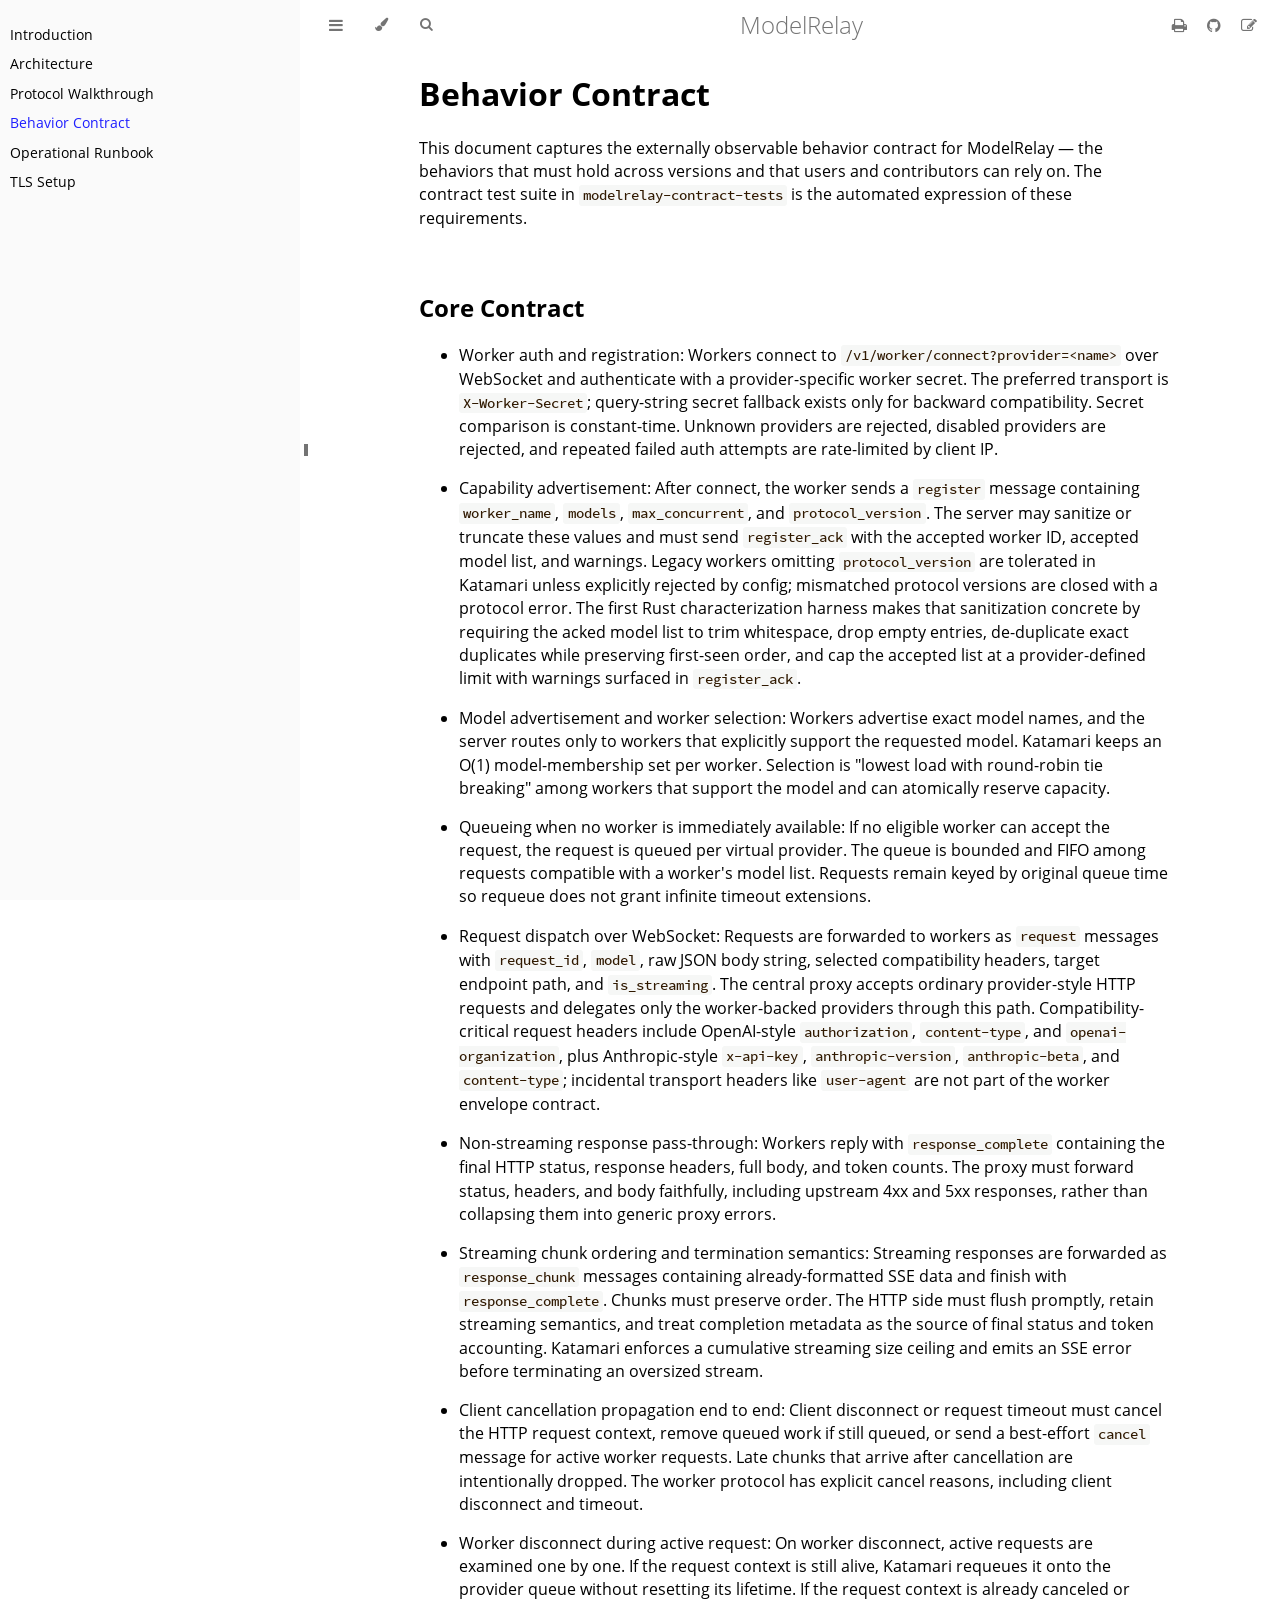
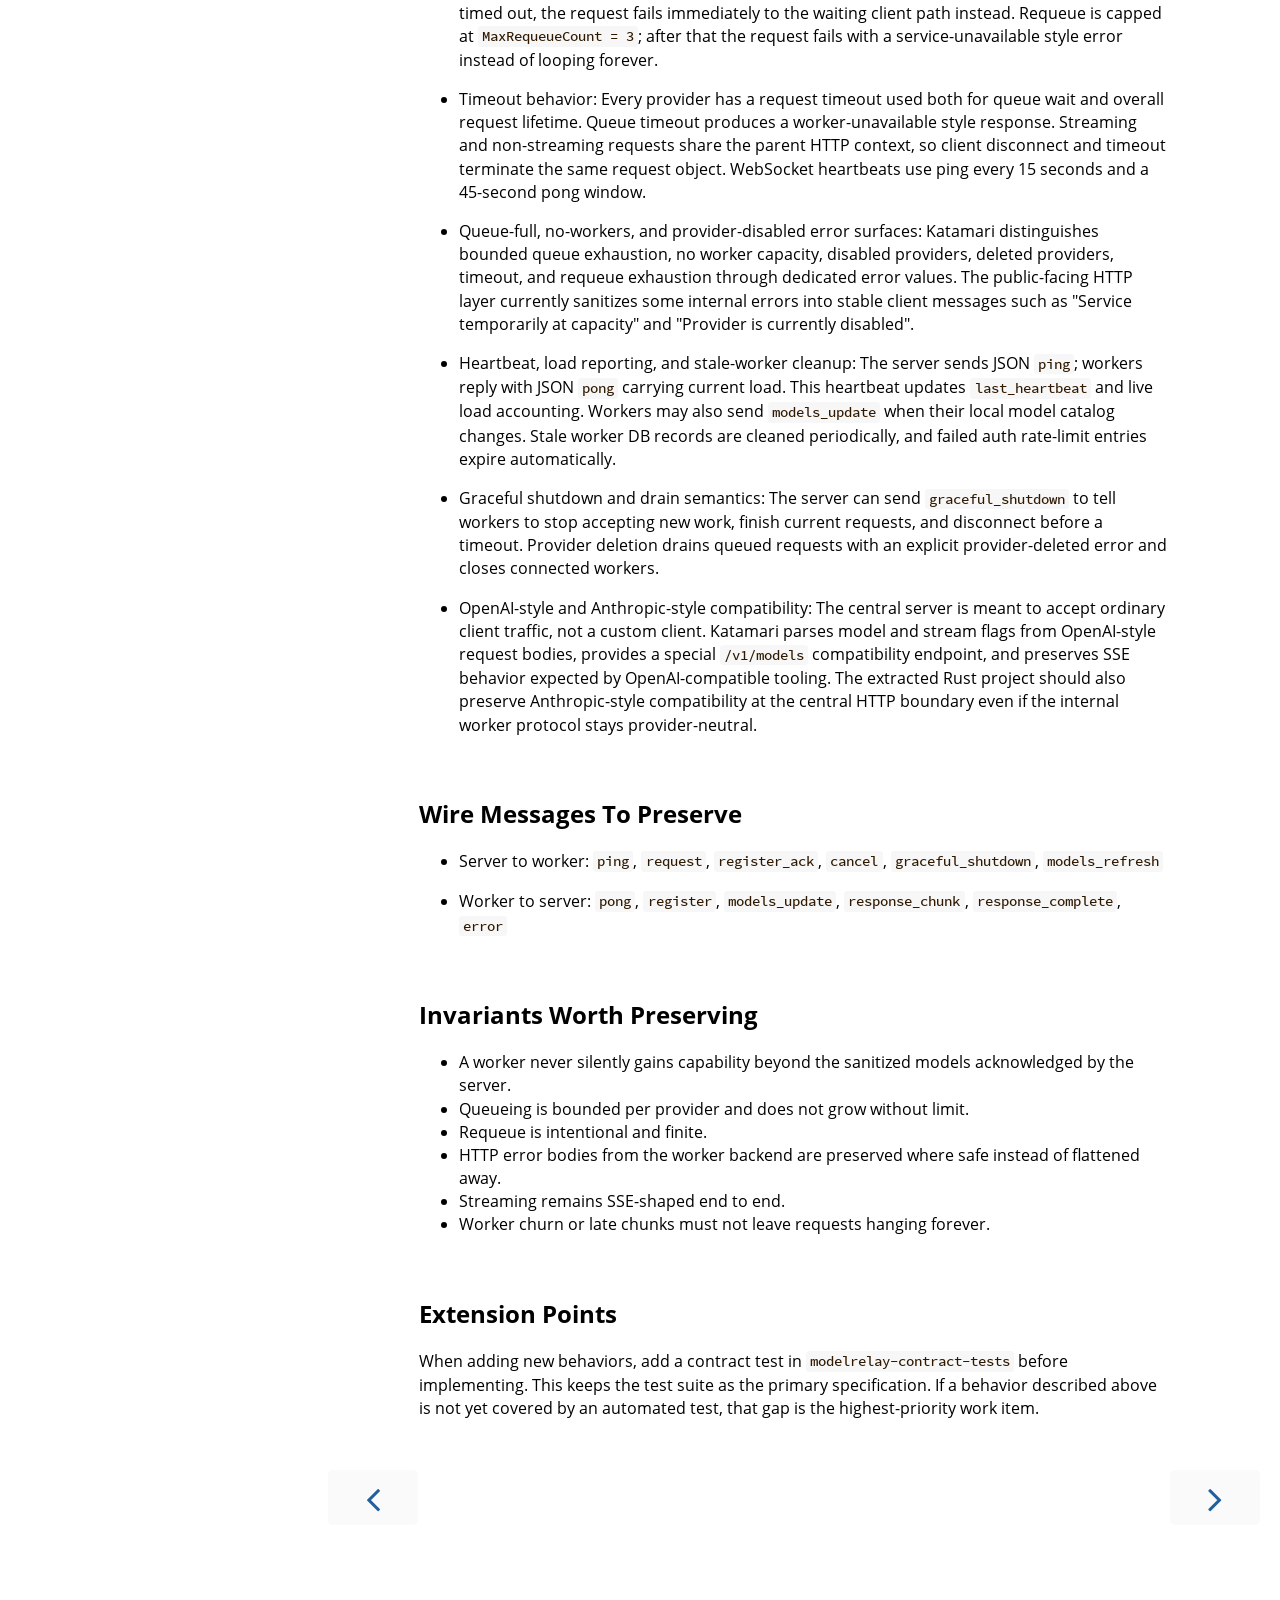
<file: behavior-contract.html>
<!DOCTYPE HTML>
<html lang="en" class="light" dir="ltr">
    <head>
        <!-- Book generated using mdBook -->
        <meta charset="UTF-8">
        <title>Behavior Contract - ModelRelay</title>


        <!-- Custom HTML head -->
        
        <meta name="description" content="Central HTTP LLM proxy that routes inference requests to authenticated remote workers over WebSocket.">
        <meta name="viewport" content="width=device-width, initial-scale=1">
        <meta name="theme-color" content="#ffffff">

        <link rel="icon" href="favicon.svg">
        <link rel="shortcut icon" href="favicon.png">
        <link rel="stylesheet" href="css/variables.css">
        <link rel="stylesheet" href="css/general.css">
        <link rel="stylesheet" href="css/chrome.css">
        <link rel="stylesheet" href="css/print.css" media="print">

        <!-- Fonts -->
        <link rel="stylesheet" href="FontAwesome/css/font-awesome.css">
        <link rel="stylesheet" href="fonts/fonts.css">

        <!-- Highlight.js Stylesheets -->
        <link rel="stylesheet" href="highlight.css">
        <link rel="stylesheet" href="tomorrow-night.css">
        <link rel="stylesheet" href="ayu-highlight.css">

        <!-- Custom theme stylesheets -->

    </head>
    <body class="sidebar-visible no-js">
    <div id="body-container">
        <!-- Provide site root to javascript -->
        <script>
            var path_to_root = "";
            var default_theme = window.matchMedia("(prefers-color-scheme: dark)").matches ? "navy" : "light";
        </script>

        <!-- Work around some values being stored in localStorage wrapped in quotes -->
        <script>
            try {
                var theme = localStorage.getItem('mdbook-theme');
                var sidebar = localStorage.getItem('mdbook-sidebar');

                if (theme.startsWith('"') && theme.endsWith('"')) {
                    localStorage.setItem('mdbook-theme', theme.slice(1, theme.length - 1));
                }

                if (sidebar.startsWith('"') && sidebar.endsWith('"')) {
                    localStorage.setItem('mdbook-sidebar', sidebar.slice(1, sidebar.length - 1));
                }
            } catch (e) { }
        </script>

        <!-- Set the theme before any content is loaded, prevents flash -->
        <script>
            var theme;
            try { theme = localStorage.getItem('mdbook-theme'); } catch(e) { }
            if (theme === null || theme === undefined) { theme = default_theme; }
            var html = document.querySelector('html');
            html.classList.remove('light')
            html.classList.add(theme);
            var body = document.querySelector('body');
            body.classList.remove('no-js')
            body.classList.add('js');
        </script>

        <input type="checkbox" id="sidebar-toggle-anchor" class="hidden">

        <!-- Hide / unhide sidebar before it is displayed -->
        <script>
            var body = document.querySelector('body');
            var sidebar = null;
            var sidebar_toggle = document.getElementById("sidebar-toggle-anchor");
            if (document.body.clientWidth >= 1080) {
                try { sidebar = localStorage.getItem('mdbook-sidebar'); } catch(e) { }
                sidebar = sidebar || 'visible';
            } else {
                sidebar = 'hidden';
            }
            sidebar_toggle.checked = sidebar === 'visible';
            body.classList.remove('sidebar-visible');
            body.classList.add("sidebar-" + sidebar);
        </script>

        <nav id="sidebar" class="sidebar" aria-label="Table of contents">
            <div class="sidebar-scrollbox">
                <ol class="chapter"><li class="chapter-item expanded affix "><a href="index.html">Introduction</a></li><li class="chapter-item expanded affix "><a href="architecture.html">Architecture</a></li><li class="chapter-item expanded affix "><a href="protocol-walkthrough.html">Protocol Walkthrough</a></li><li class="chapter-item expanded affix "><a href="behavior-contract.html" class="active">Behavior Contract</a></li><li class="chapter-item expanded affix "><a href="runbook.html">Operational Runbook</a></li><li class="chapter-item expanded affix "><a href="tls.html">TLS Setup</a></li></ol>
            </div>
            <div id="sidebar-resize-handle" class="sidebar-resize-handle">
                <div class="sidebar-resize-indicator"></div>
            </div>
        </nav>

        <!-- Track and set sidebar scroll position -->
        <script>
            var sidebarScrollbox = document.querySelector('#sidebar .sidebar-scrollbox');
            sidebarScrollbox.addEventListener('click', function(e) {
                if (e.target.tagName === 'A') {
                    sessionStorage.setItem('sidebar-scroll', sidebarScrollbox.scrollTop);
                }
            }, { passive: true });
            var sidebarScrollTop = sessionStorage.getItem('sidebar-scroll');
            sessionStorage.removeItem('sidebar-scroll');
            if (sidebarScrollTop) {
                // preserve sidebar scroll position when navigating via links within sidebar
                sidebarScrollbox.scrollTop = sidebarScrollTop;
            } else {
                // scroll sidebar to current active section when navigating via "next/previous chapter" buttons
                var activeSection = document.querySelector('#sidebar .active');
                if (activeSection) {
                    activeSection.scrollIntoView({ block: 'center' });
                }
            }
        </script>

        <div id="page-wrapper" class="page-wrapper">

            <div class="page">
                                <div id="menu-bar-hover-placeholder"></div>
                <div id="menu-bar" class="menu-bar sticky">
                    <div class="left-buttons">
                        <label id="sidebar-toggle" class="icon-button" for="sidebar-toggle-anchor" title="Toggle Table of Contents" aria-label="Toggle Table of Contents" aria-controls="sidebar">
                            <i class="fa fa-bars"></i>
                        </label>
                        <button id="theme-toggle" class="icon-button" type="button" title="Change theme" aria-label="Change theme" aria-haspopup="true" aria-expanded="false" aria-controls="theme-list">
                            <i class="fa fa-paint-brush"></i>
                        </button>
                        <ul id="theme-list" class="theme-popup" aria-label="Themes" role="menu">
                            <li role="none"><button role="menuitem" class="theme" id="light">Light</button></li>
                            <li role="none"><button role="menuitem" class="theme" id="rust">Rust</button></li>
                            <li role="none"><button role="menuitem" class="theme" id="coal">Coal</button></li>
                            <li role="none"><button role="menuitem" class="theme" id="navy">Navy</button></li>
                            <li role="none"><button role="menuitem" class="theme" id="ayu">Ayu</button></li>
                        </ul>
                        <button id="search-toggle" class="icon-button" type="button" title="Search. (Shortkey: s)" aria-label="Toggle Searchbar" aria-expanded="false" aria-keyshortcuts="S" aria-controls="searchbar">
                            <i class="fa fa-search"></i>
                        </button>
                    </div>

                    <h1 class="menu-title">ModelRelay</h1>

                    <div class="right-buttons">
                        <a href="print.html" title="Print this book" aria-label="Print this book">
                            <i id="print-button" class="fa fa-print"></i>
                        </a>
                        <a href="https://github.com/ericflo/modelrelay" title="Git repository" aria-label="Git repository">
                            <i id="git-repository-button" class="fa fa-github"></i>
                        </a>
                        <a href="https://github.com/ericflo/modelrelay/edit/main/docs/behavior-contract.md" title="Suggest an edit" aria-label="Suggest an edit">
                            <i id="git-edit-button" class="fa fa-edit"></i>
                        </a>

                    </div>
                </div>

                <div id="search-wrapper" class="hidden">
                    <form id="searchbar-outer" class="searchbar-outer">
                        <input type="search" id="searchbar" name="searchbar" placeholder="Search this book ..." aria-controls="searchresults-outer" aria-describedby="searchresults-header">
                    </form>
                    <div id="searchresults-outer" class="searchresults-outer hidden">
                        <div id="searchresults-header" class="searchresults-header"></div>
                        <ul id="searchresults">
                        </ul>
                    </div>
                </div>

                <!-- Apply ARIA attributes after the sidebar and the sidebar toggle button are added to the DOM -->
                <script>
                    document.getElementById('sidebar-toggle').setAttribute('aria-expanded', sidebar === 'visible');
                    document.getElementById('sidebar').setAttribute('aria-hidden', sidebar !== 'visible');
                    Array.from(document.querySelectorAll('#sidebar a')).forEach(function(link) {
                        link.setAttribute('tabIndex', sidebar === 'visible' ? 0 : -1);
                    });
                </script>

                <div id="content" class="content">
                    <main>
                        <h1 id="behavior-contract"><a class="header" href="#behavior-contract">Behavior Contract</a></h1>
<p>This document captures the externally observable behavior contract for ModelRelay — the behaviors that must hold across versions and that users and contributors can rely on. The contract test suite in <code>modelrelay-contract-tests</code> is the automated expression of these requirements.</p>
<h2 id="core-contract"><a class="header" href="#core-contract">Core Contract</a></h2>
<ul>
<li>
<p>Worker auth and registration:
Workers connect to <code>/v1/worker/connect?provider=&lt;name&gt;</code> over WebSocket and authenticate with a provider-specific worker secret. The preferred transport is <code>X-Worker-Secret</code>; query-string secret fallback exists only for backward compatibility. Secret comparison is constant-time. Unknown providers are rejected, disabled providers are rejected, and repeated failed auth attempts are rate-limited by client IP.</p>
</li>
<li>
<p>Capability advertisement:
After connect, the worker sends a <code>register</code> message containing <code>worker_name</code>, <code>models</code>, <code>max_concurrent</code>, and <code>protocol_version</code>. The server may sanitize or truncate these values and must send <code>register_ack</code> with the accepted worker ID, accepted model list, and warnings. Legacy workers omitting <code>protocol_version</code> are tolerated in Katamari unless explicitly rejected by config; mismatched protocol versions are closed with a protocol error.
The first Rust characterization harness makes that sanitization concrete by requiring the acked model list to trim whitespace, drop empty entries, de-duplicate exact duplicates while preserving first-seen order, and cap the accepted list at a provider-defined limit with warnings surfaced in <code>register_ack</code>.</p>
</li>
<li>
<p>Model advertisement and worker selection:
Workers advertise exact model names, and the server routes only to workers that explicitly support the requested model. Katamari keeps an O(1) model-membership set per worker. Selection is "lowest load with round-robin tie breaking" among workers that support the model and can atomically reserve capacity.</p>
</li>
<li>
<p>Queueing when no worker is immediately available:
If no eligible worker can accept the request, the request is queued per virtual provider. The queue is bounded and FIFO among requests compatible with a worker's model list. Requests remain keyed by original queue time so requeue does not grant infinite timeout extensions.</p>
</li>
<li>
<p>Request dispatch over WebSocket:
Requests are forwarded to workers as <code>request</code> messages with <code>request_id</code>, <code>model</code>, raw JSON body string, selected compatibility headers, target endpoint path, and <code>is_streaming</code>. The central proxy accepts ordinary provider-style HTTP requests and delegates only the worker-backed providers through this path. Compatibility-critical request headers include OpenAI-style <code>authorization</code>, <code>content-type</code>, and <code>openai-organization</code>, plus Anthropic-style <code>x-api-key</code>, <code>anthropic-version</code>, <code>anthropic-beta</code>, and <code>content-type</code>; incidental transport headers like <code>user-agent</code> are not part of the worker envelope contract.</p>
</li>
<li>
<p>Non-streaming response pass-through:
Workers reply with <code>response_complete</code> containing the final HTTP status, response headers, full body, and token counts. The proxy must forward status, headers, and body faithfully, including upstream 4xx and 5xx responses, rather than collapsing them into generic proxy errors.</p>
</li>
<li>
<p>Streaming chunk ordering and termination semantics:
Streaming responses are forwarded as <code>response_chunk</code> messages containing already-formatted SSE data and finish with <code>response_complete</code>. Chunks must preserve order. The HTTP side must flush promptly, retain streaming semantics, and treat completion metadata as the source of final status and token accounting. Katamari enforces a cumulative streaming size ceiling and emits an SSE error before terminating an oversized stream.</p>
</li>
<li>
<p>Client cancellation propagation end to end:
Client disconnect or request timeout must cancel the HTTP request context, remove queued work if still queued, or send a best-effort <code>cancel</code> message for active worker requests. Late chunks that arrive after cancellation are intentionally dropped. The worker protocol has explicit cancel reasons, including client disconnect and timeout.</p>
</li>
<li>
<p>Worker disconnect during active request:
On worker disconnect, active requests are examined one by one. If the request context is still alive, Katamari requeues it onto the provider queue without resetting its lifetime. If the request context is already canceled or timed out, the request fails immediately to the waiting client path instead. Requeue is capped at <code>MaxRequeueCount = 3</code>; after that the request fails with a service-unavailable style error instead of looping forever.</p>
</li>
<li>
<p>Timeout behavior:
Every provider has a request timeout used both for queue wait and overall request lifetime. Queue timeout produces a worker-unavailable style response. Streaming and non-streaming requests share the parent HTTP context, so client disconnect and timeout terminate the same request object. WebSocket heartbeats use ping every 15 seconds and a 45-second pong window.</p>
</li>
<li>
<p>Queue-full, no-workers, and provider-disabled error surfaces:
Katamari distinguishes bounded queue exhaustion, no worker capacity, disabled providers, deleted providers, timeout, and requeue exhaustion through dedicated error values. The public-facing HTTP layer currently sanitizes some internal errors into stable client messages such as "Service temporarily at capacity" and "Provider is currently disabled".</p>
</li>
<li>
<p>Heartbeat, load reporting, and stale-worker cleanup:
The server sends JSON <code>ping</code>; workers reply with JSON <code>pong</code> carrying current load. This heartbeat updates <code>last_heartbeat</code> and live load accounting. Workers may also send <code>models_update</code> when their local model catalog changes. Stale worker DB records are cleaned periodically, and failed auth rate-limit entries expire automatically.</p>
</li>
<li>
<p>Graceful shutdown and drain semantics:
The server can send <code>graceful_shutdown</code> to tell workers to stop accepting new work, finish current requests, and disconnect before a timeout. Provider deletion drains queued requests with an explicit provider-deleted error and closes connected workers.</p>
</li>
<li>
<p>OpenAI-style and Anthropic-style compatibility:
The central server is meant to accept ordinary client traffic, not a custom client. Katamari parses model and stream flags from OpenAI-style request bodies, provides a special <code>/v1/models</code> compatibility endpoint, and preserves SSE behavior expected by OpenAI-compatible tooling. The extracted Rust project should also preserve Anthropic-style compatibility at the central HTTP boundary even if the internal worker protocol stays provider-neutral.</p>
</li>
</ul>
<h2 id="wire-messages-to-preserve"><a class="header" href="#wire-messages-to-preserve">Wire Messages To Preserve</a></h2>
<ul>
<li>
<p>Server to worker:
<code>ping</code>, <code>request</code>, <code>register_ack</code>, <code>cancel</code>, <code>graceful_shutdown</code>, <code>models_refresh</code></p>
</li>
<li>
<p>Worker to server:
<code>pong</code>, <code>register</code>, <code>models_update</code>, <code>response_chunk</code>, <code>response_complete</code>, <code>error</code></p>
</li>
</ul>
<h2 id="invariants-worth-preserving"><a class="header" href="#invariants-worth-preserving">Invariants Worth Preserving</a></h2>
<ul>
<li>A worker never silently gains capability beyond the sanitized models acknowledged by the server.</li>
<li>Queueing is bounded per provider and does not grow without limit.</li>
<li>Requeue is intentional and finite.</li>
<li>HTTP error bodies from the worker backend are preserved where safe instead of flattened away.</li>
<li>Streaming remains SSE-shaped end to end.</li>
<li>Worker churn or late chunks must not leave requests hanging forever.</li>
</ul>
<h2 id="extension-points"><a class="header" href="#extension-points">Extension Points</a></h2>
<p>When adding new behaviors, add a contract test in <code>modelrelay-contract-tests</code> before implementing. This keeps the test suite as the primary specification. If a behavior described above is not yet covered by an automated test, that gap is the highest-priority work item.</p>

                    </main>

                    <nav class="nav-wrapper" aria-label="Page navigation">
                        <!-- Mobile navigation buttons -->
                            <a rel="prev" href="protocol-walkthrough.html" class="mobile-nav-chapters previous" title="Previous chapter" aria-label="Previous chapter" aria-keyshortcuts="Left">
                                <i class="fa fa-angle-left"></i>
                            </a>

                            <a rel="next prefetch" href="runbook.html" class="mobile-nav-chapters next" title="Next chapter" aria-label="Next chapter" aria-keyshortcuts="Right">
                                <i class="fa fa-angle-right"></i>
                            </a>

                        <div style="clear: both"></div>
                    </nav>
                </div>
            </div>

            <nav class="nav-wide-wrapper" aria-label="Page navigation">
                    <a rel="prev" href="protocol-walkthrough.html" class="nav-chapters previous" title="Previous chapter" aria-label="Previous chapter" aria-keyshortcuts="Left">
                        <i class="fa fa-angle-left"></i>
                    </a>

                    <a rel="next prefetch" href="runbook.html" class="nav-chapters next" title="Next chapter" aria-label="Next chapter" aria-keyshortcuts="Right">
                        <i class="fa fa-angle-right"></i>
                    </a>
            </nav>

        </div>




        <script>
            window.playground_copyable = true;
        </script>


        <script src="elasticlunr.min.js"></script>
        <script src="mark.min.js"></script>
        <script src="searcher.js"></script>

        <script src="clipboard.min.js"></script>
        <script src="highlight.js"></script>
        <script src="book.js"></script>

        <!-- Custom JS scripts -->


    </div>
    </body>
</html>
</file>
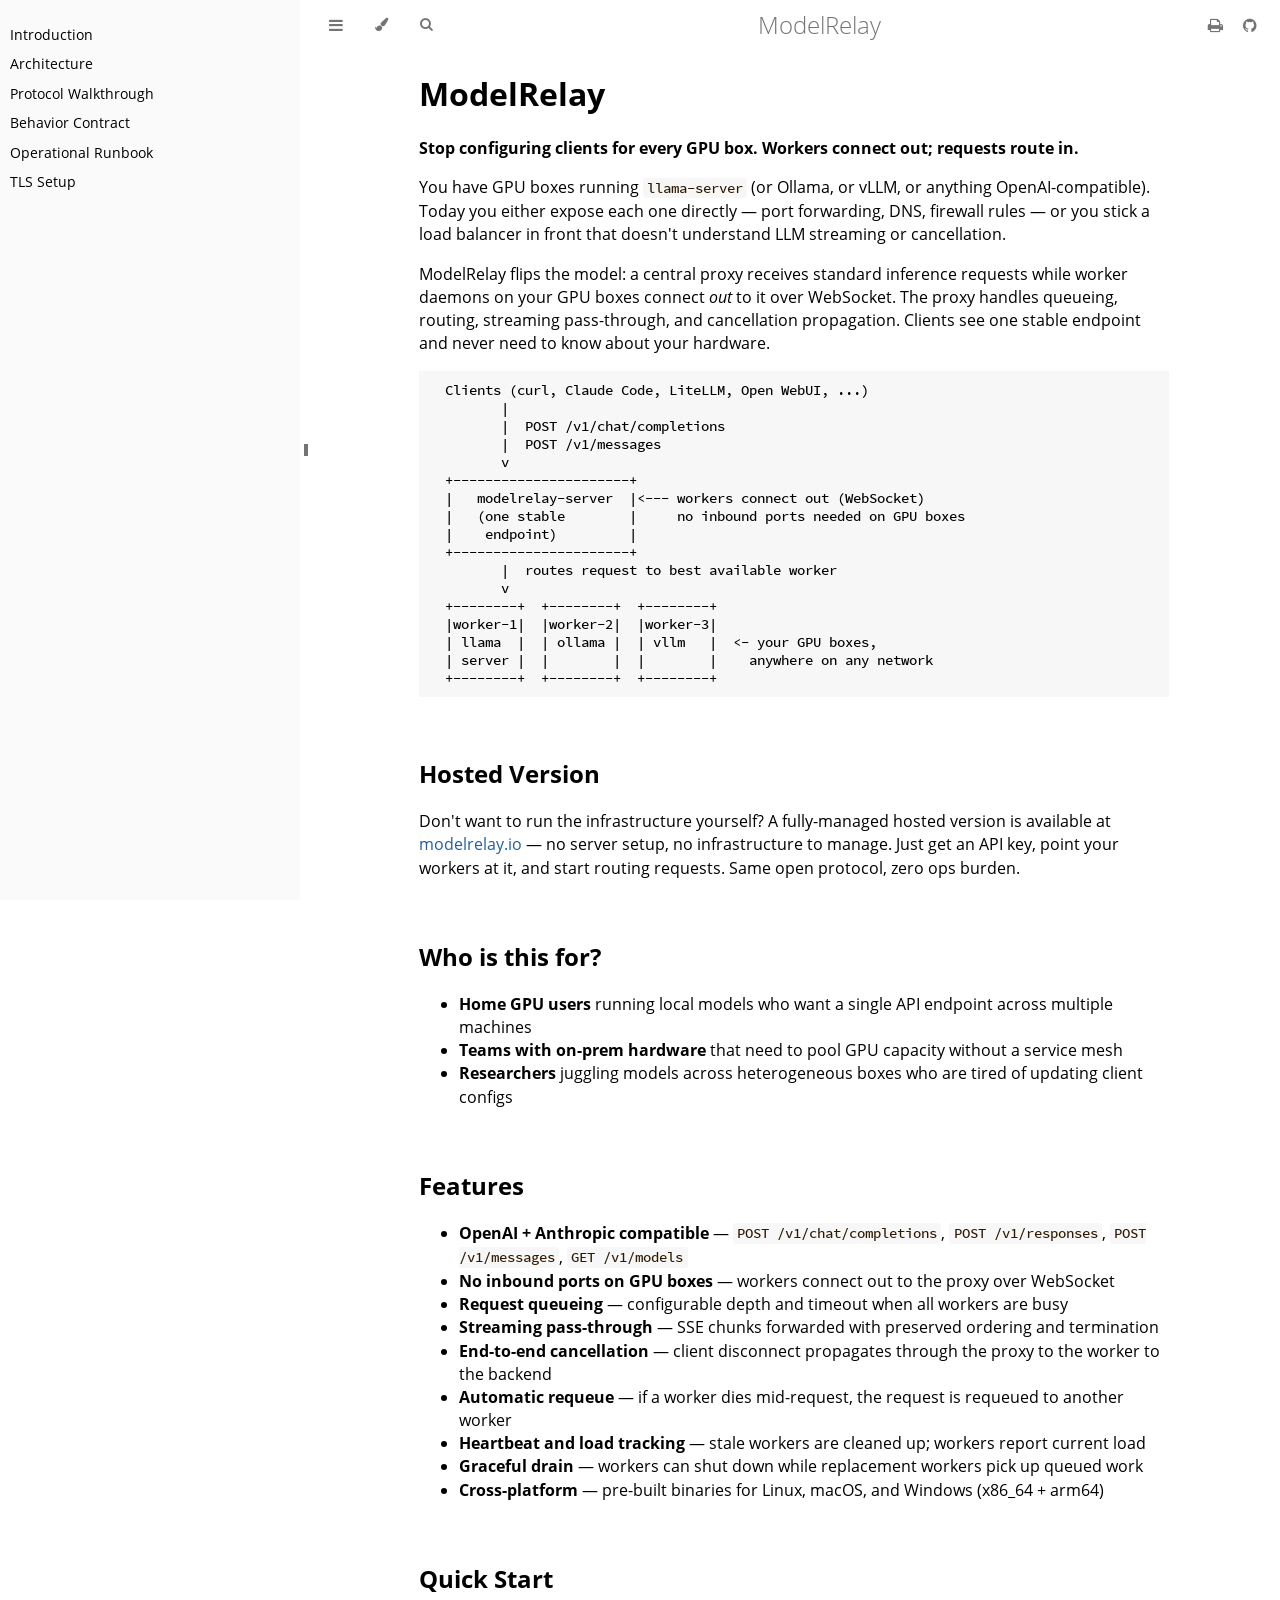
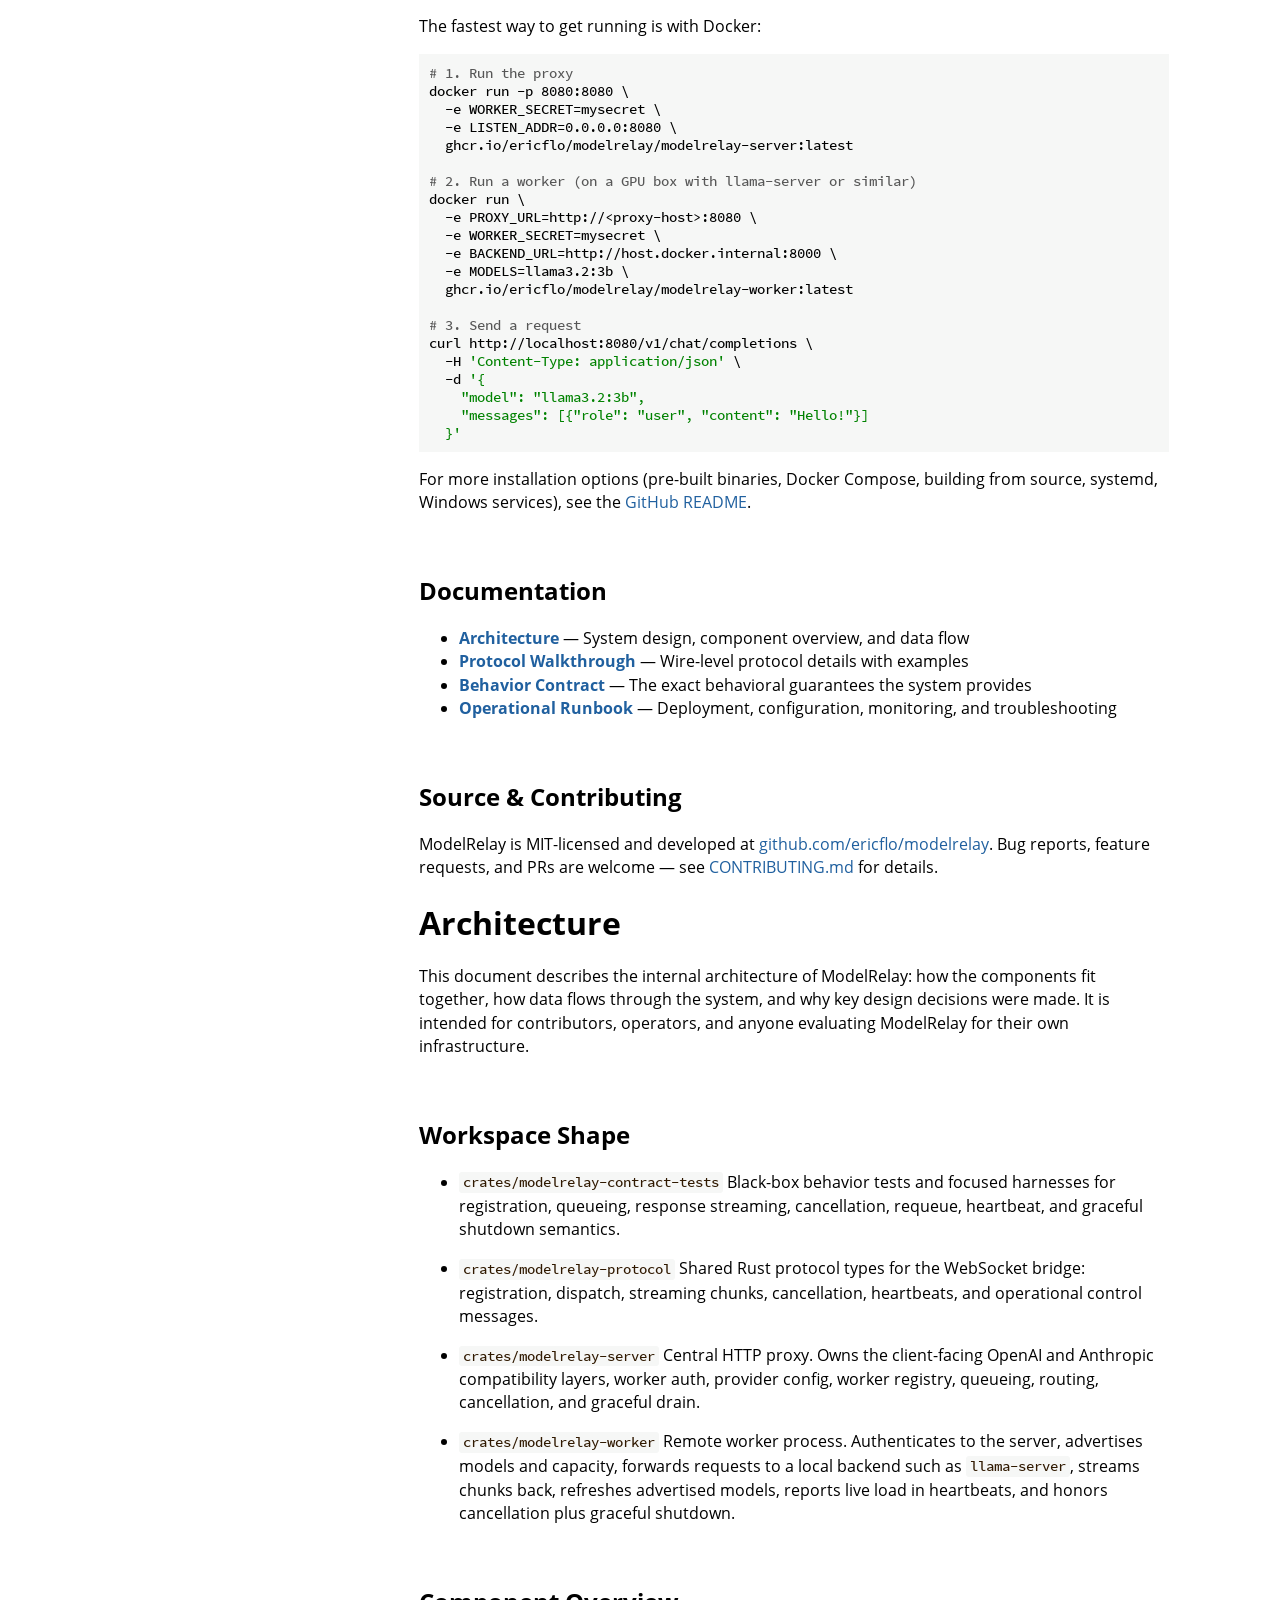
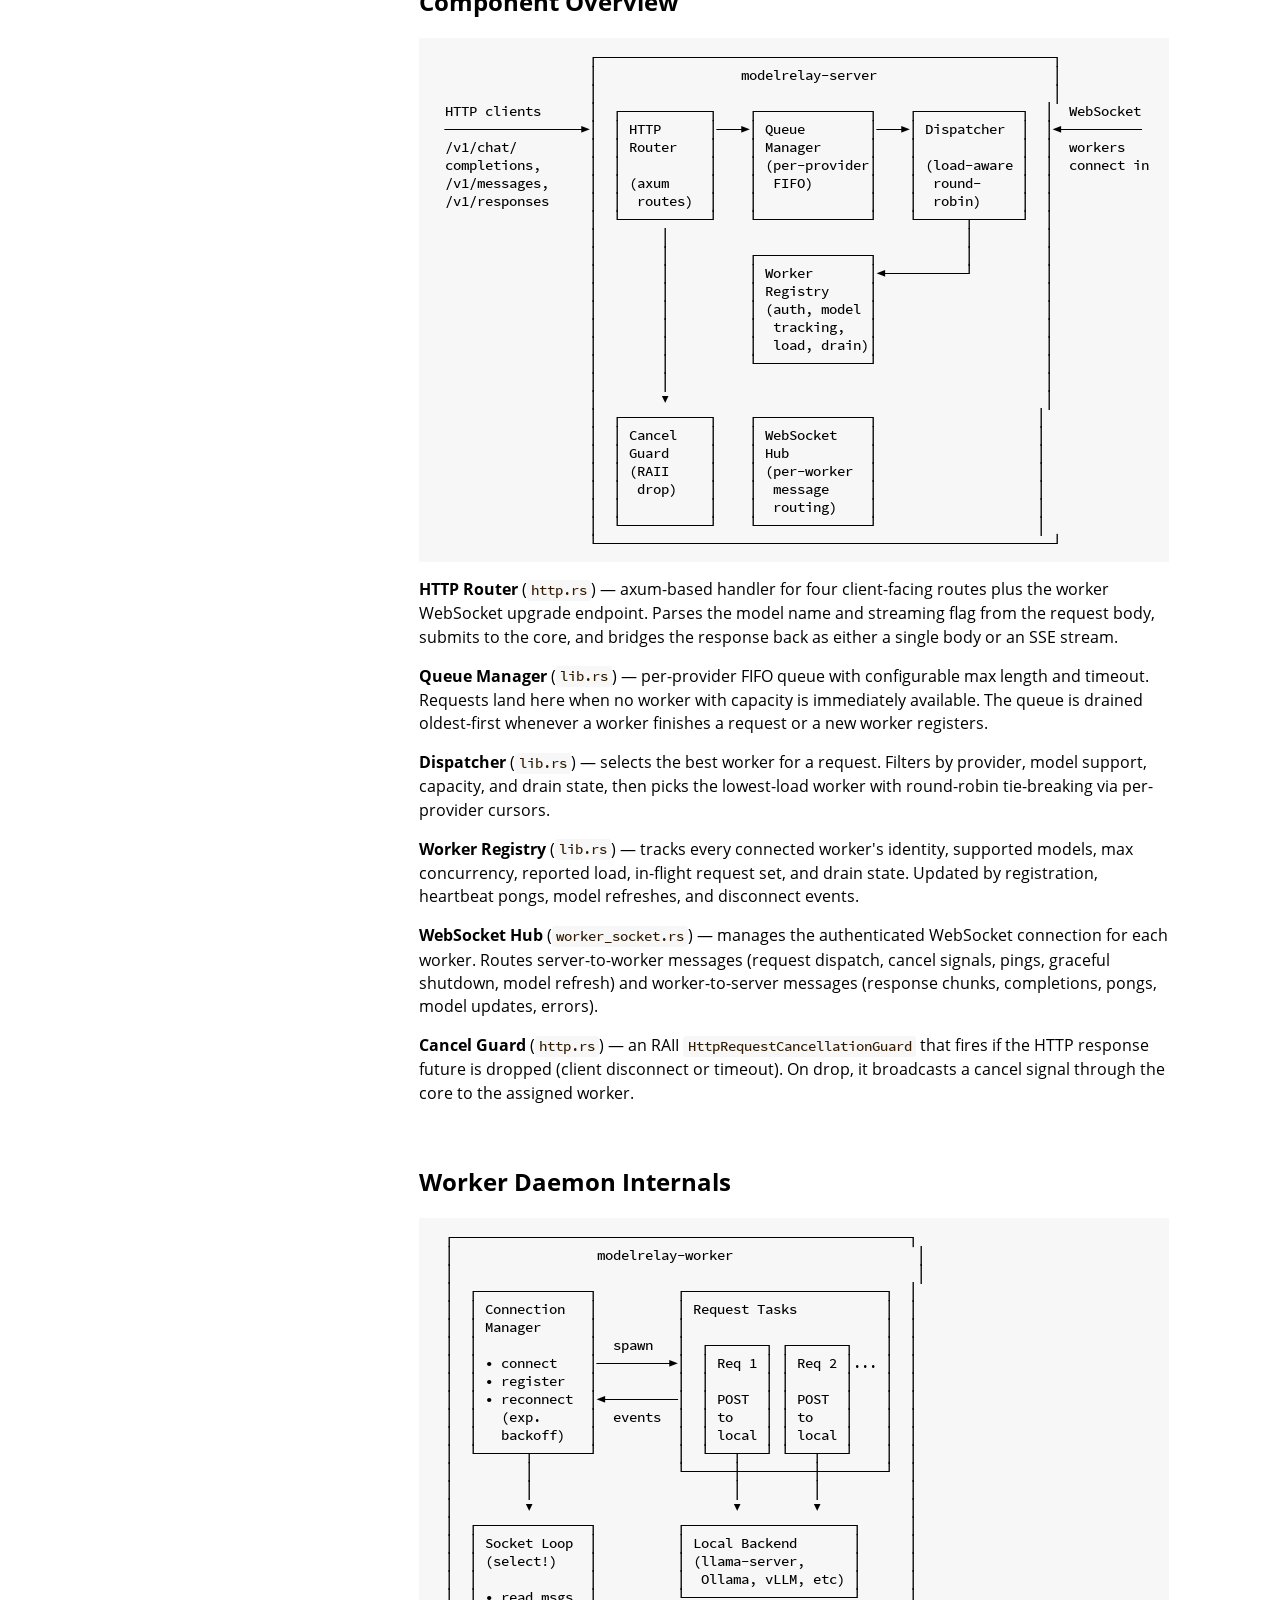
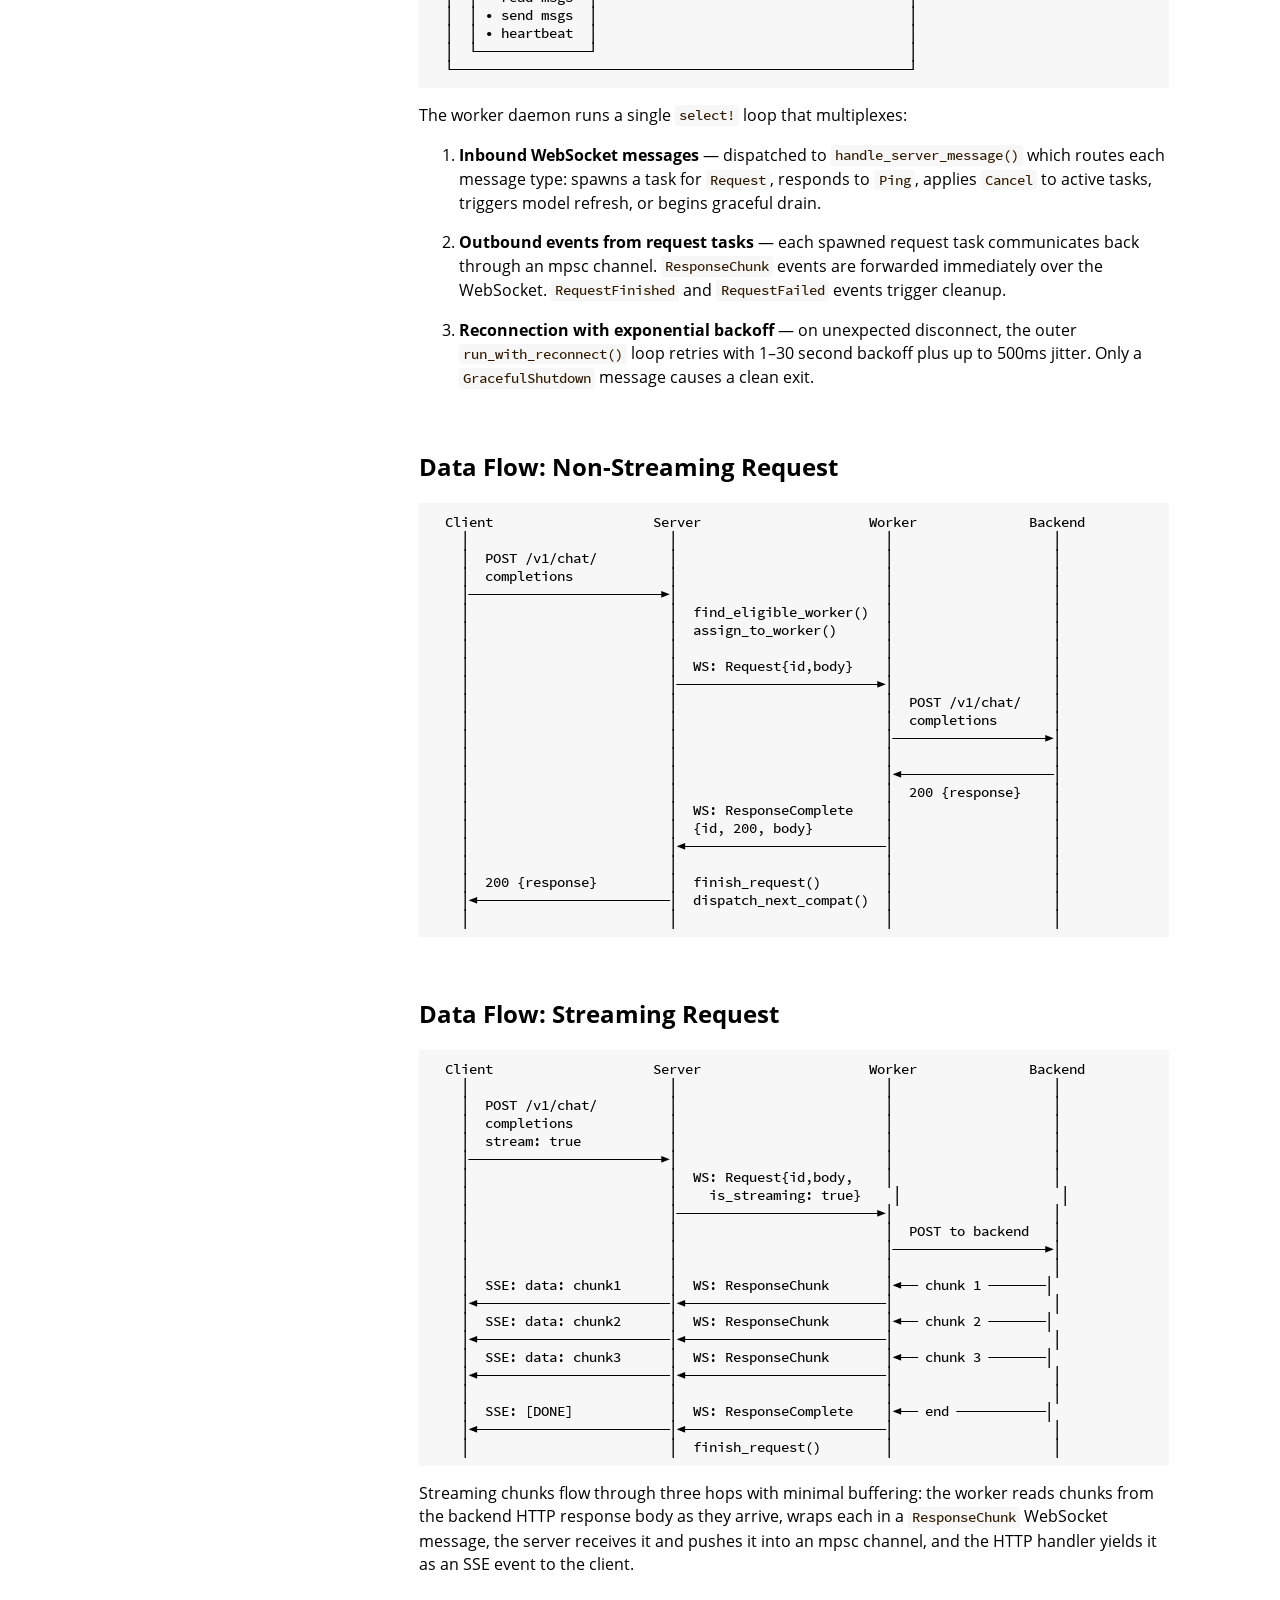
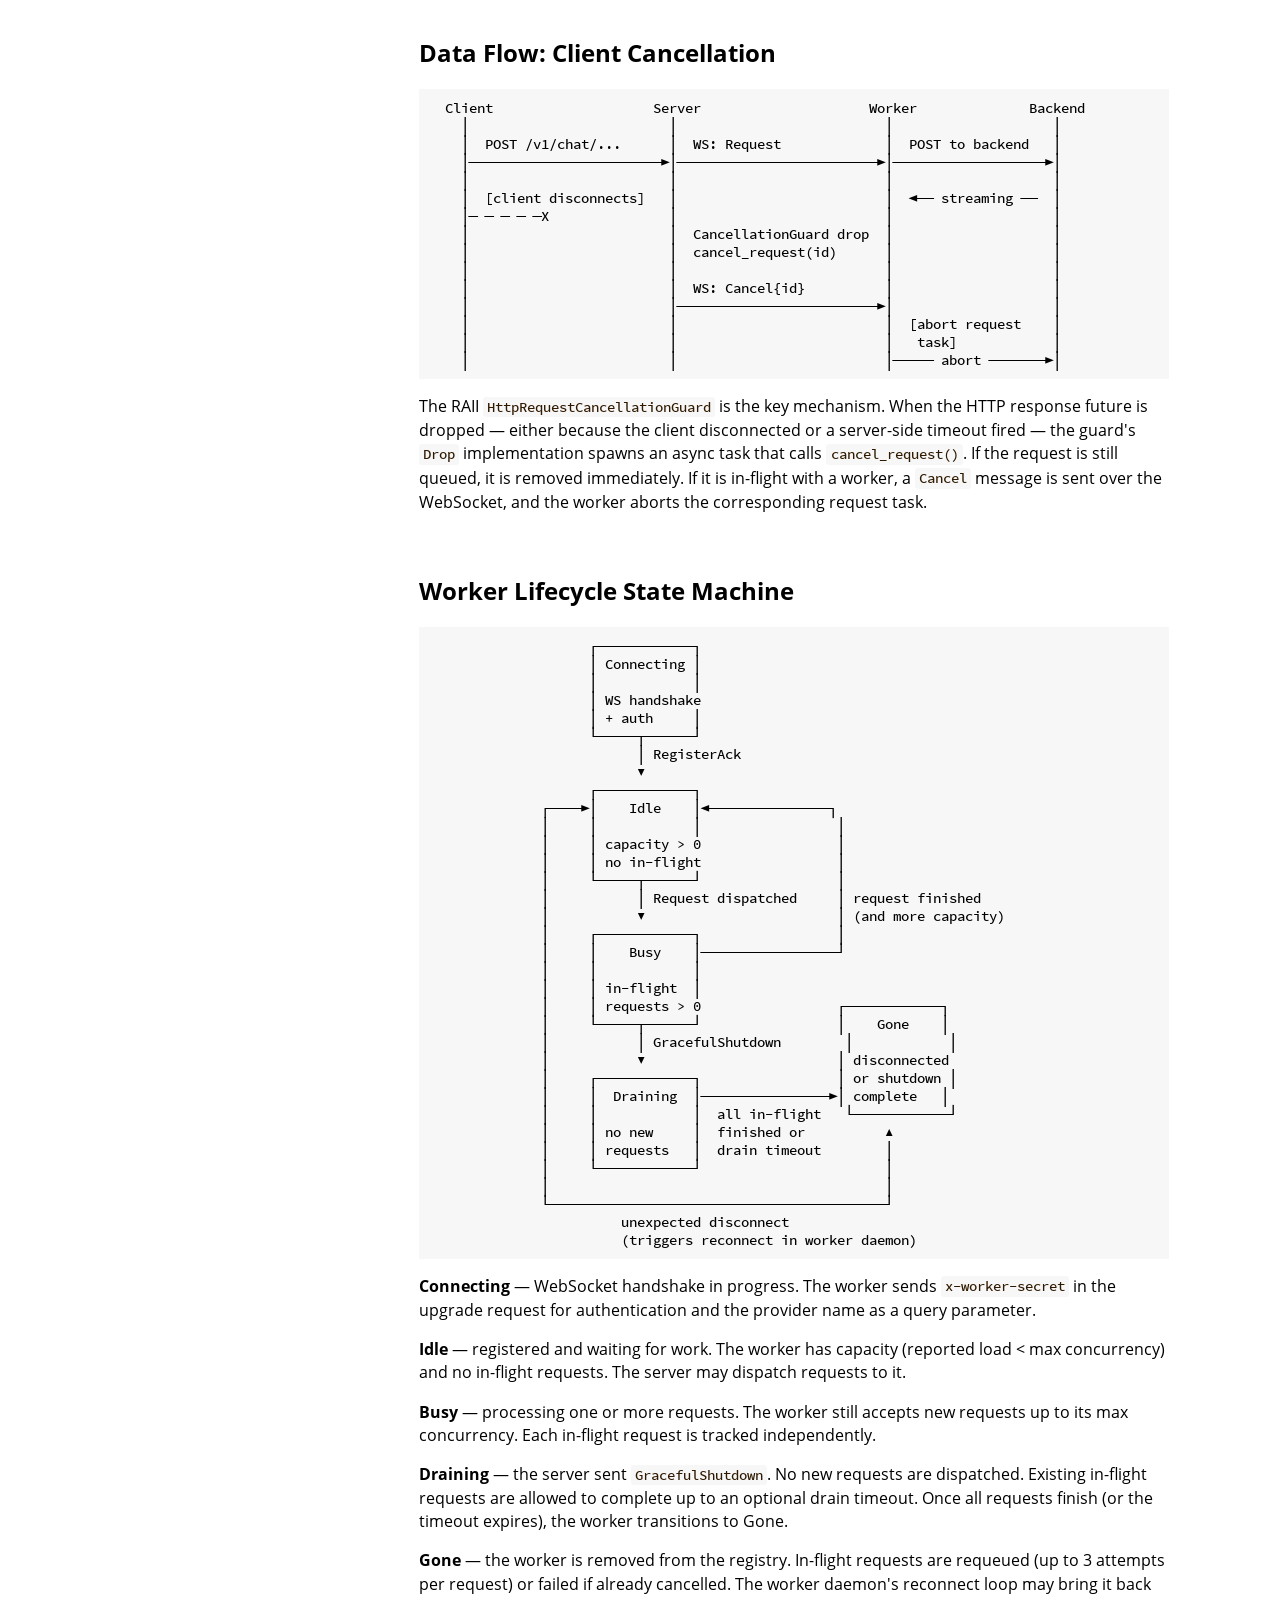
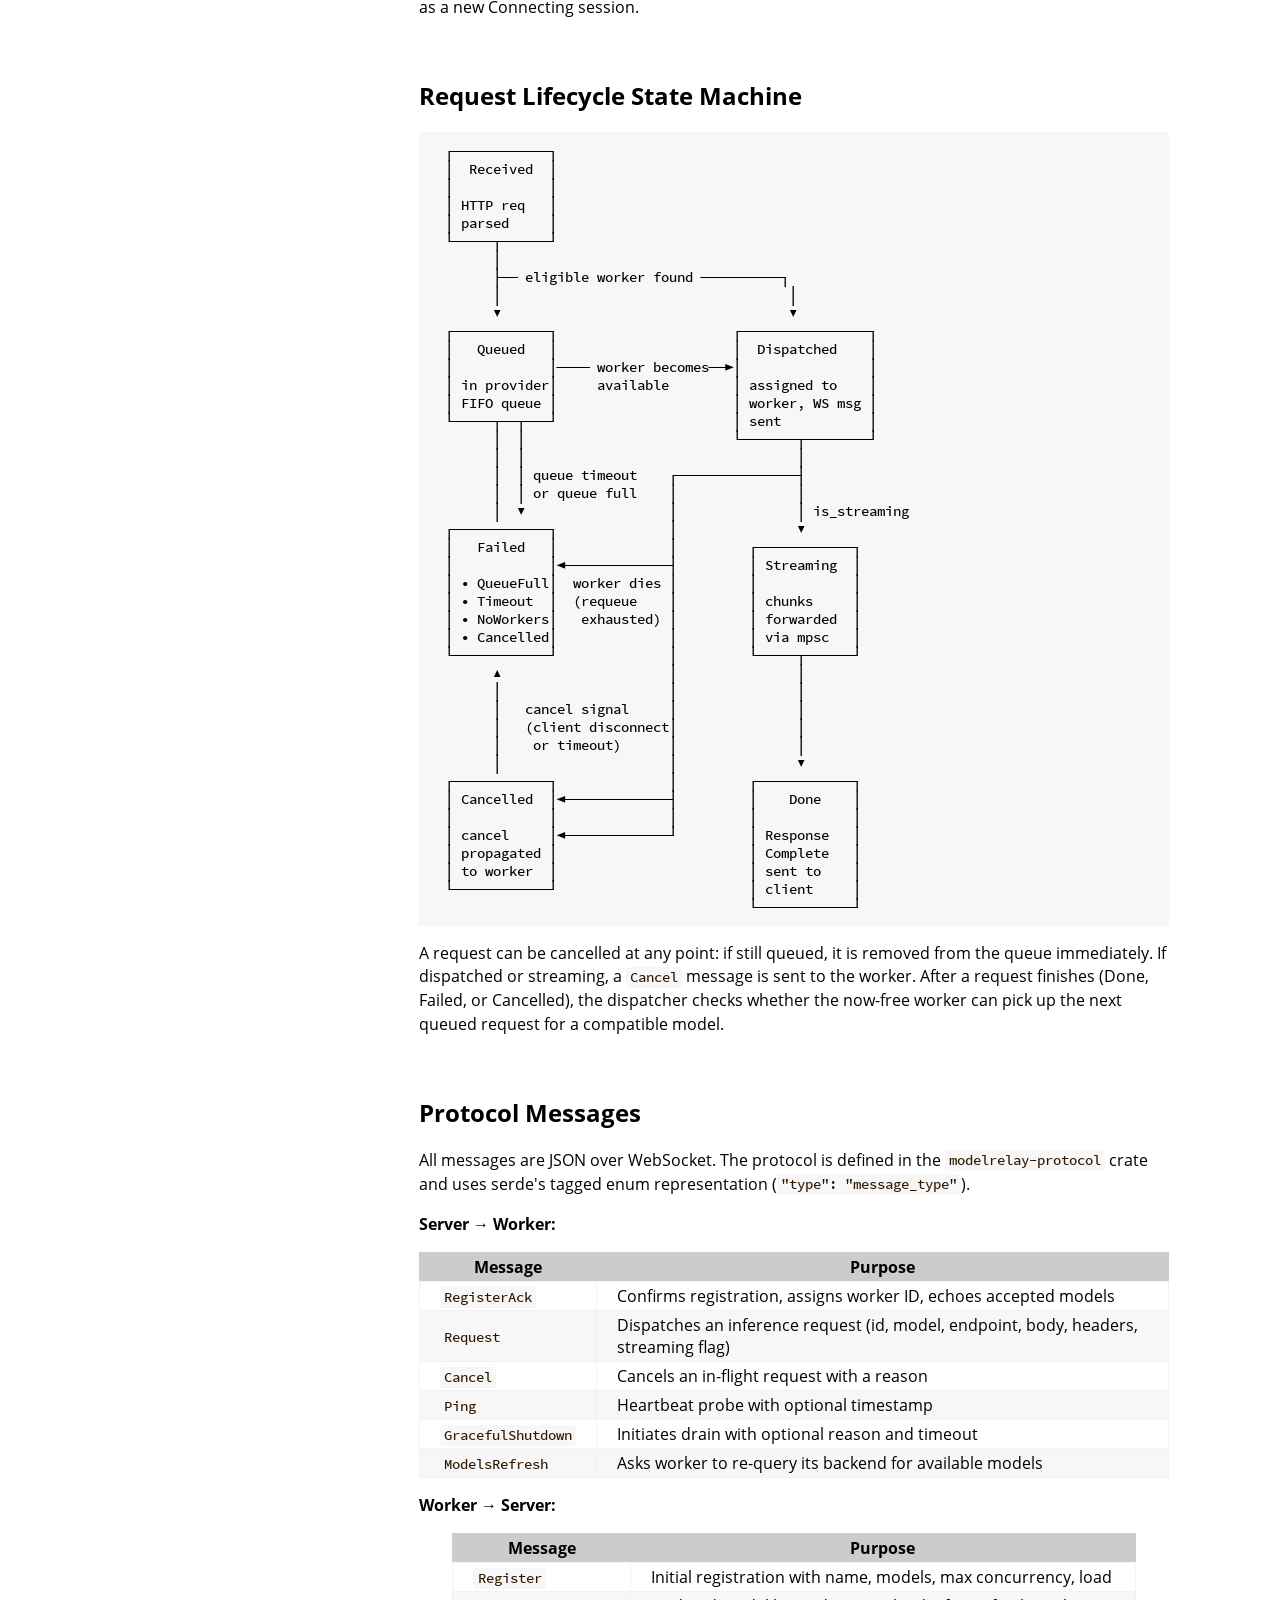
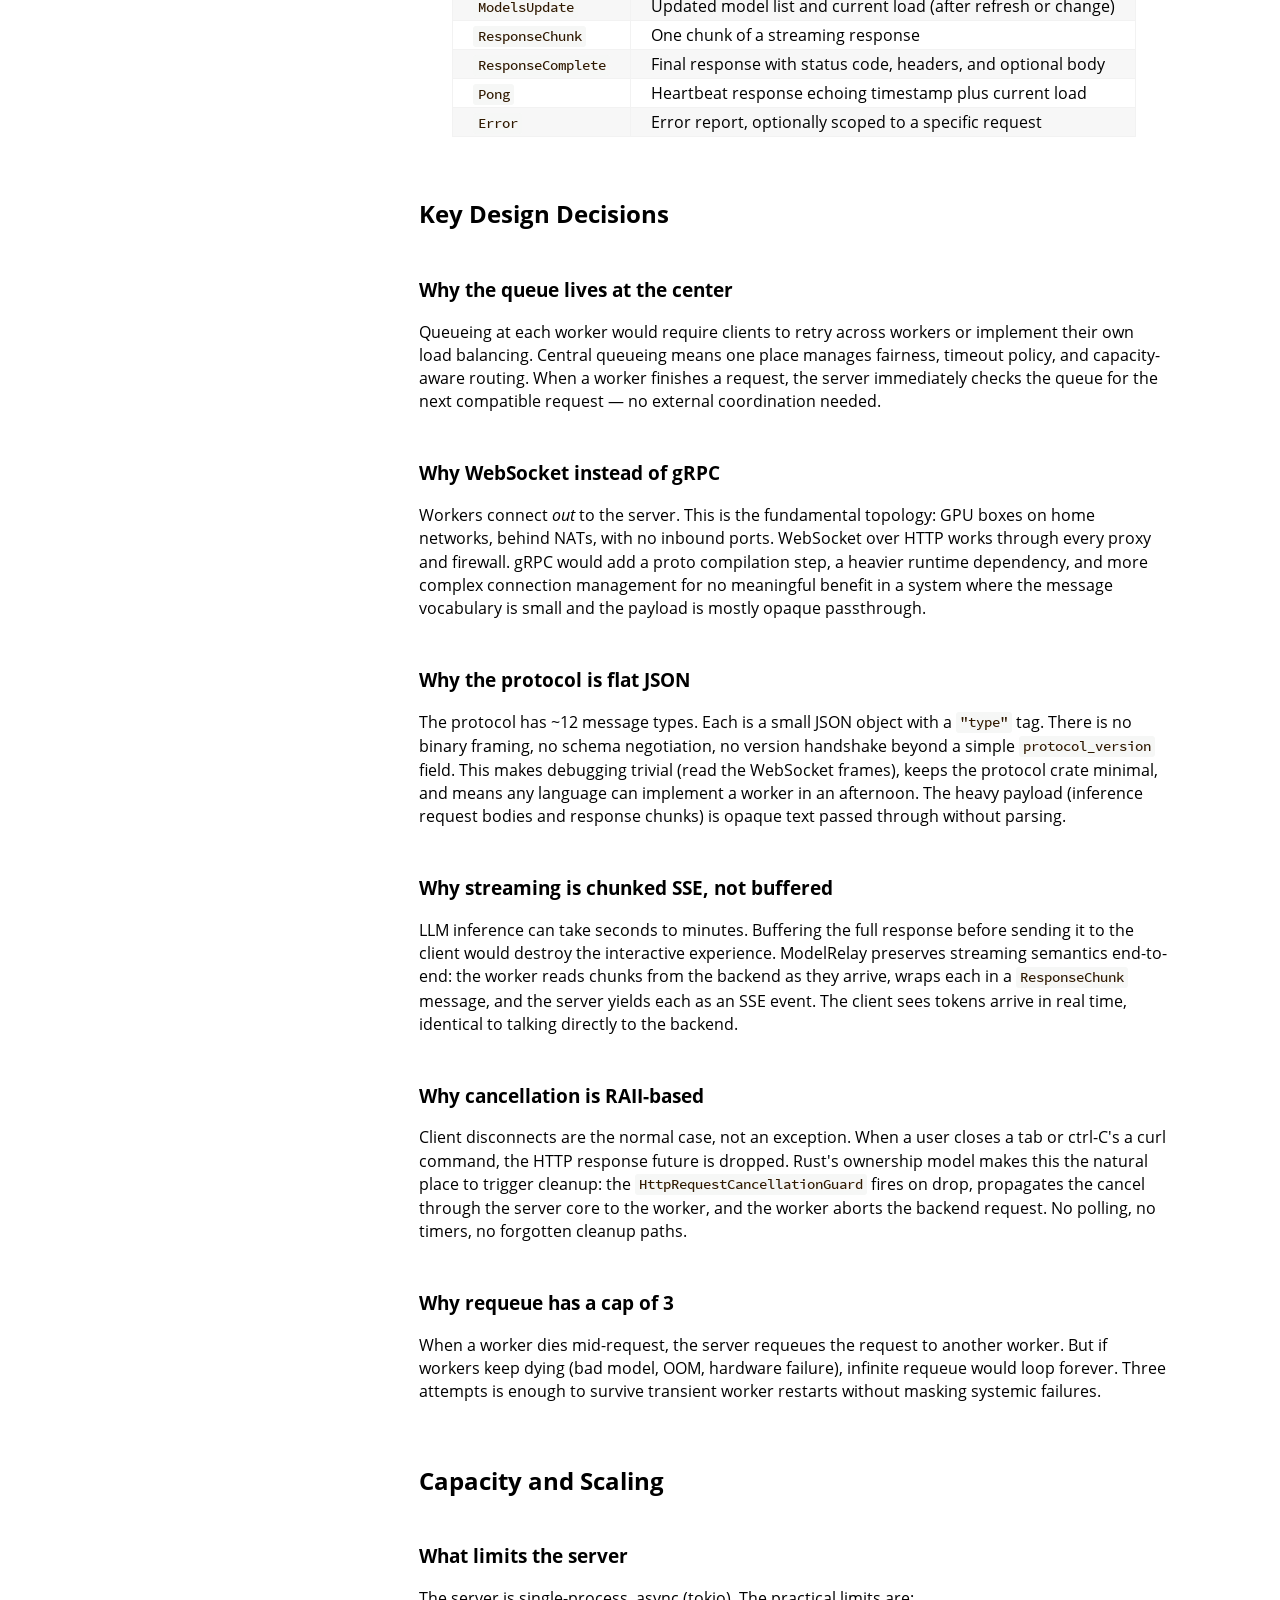
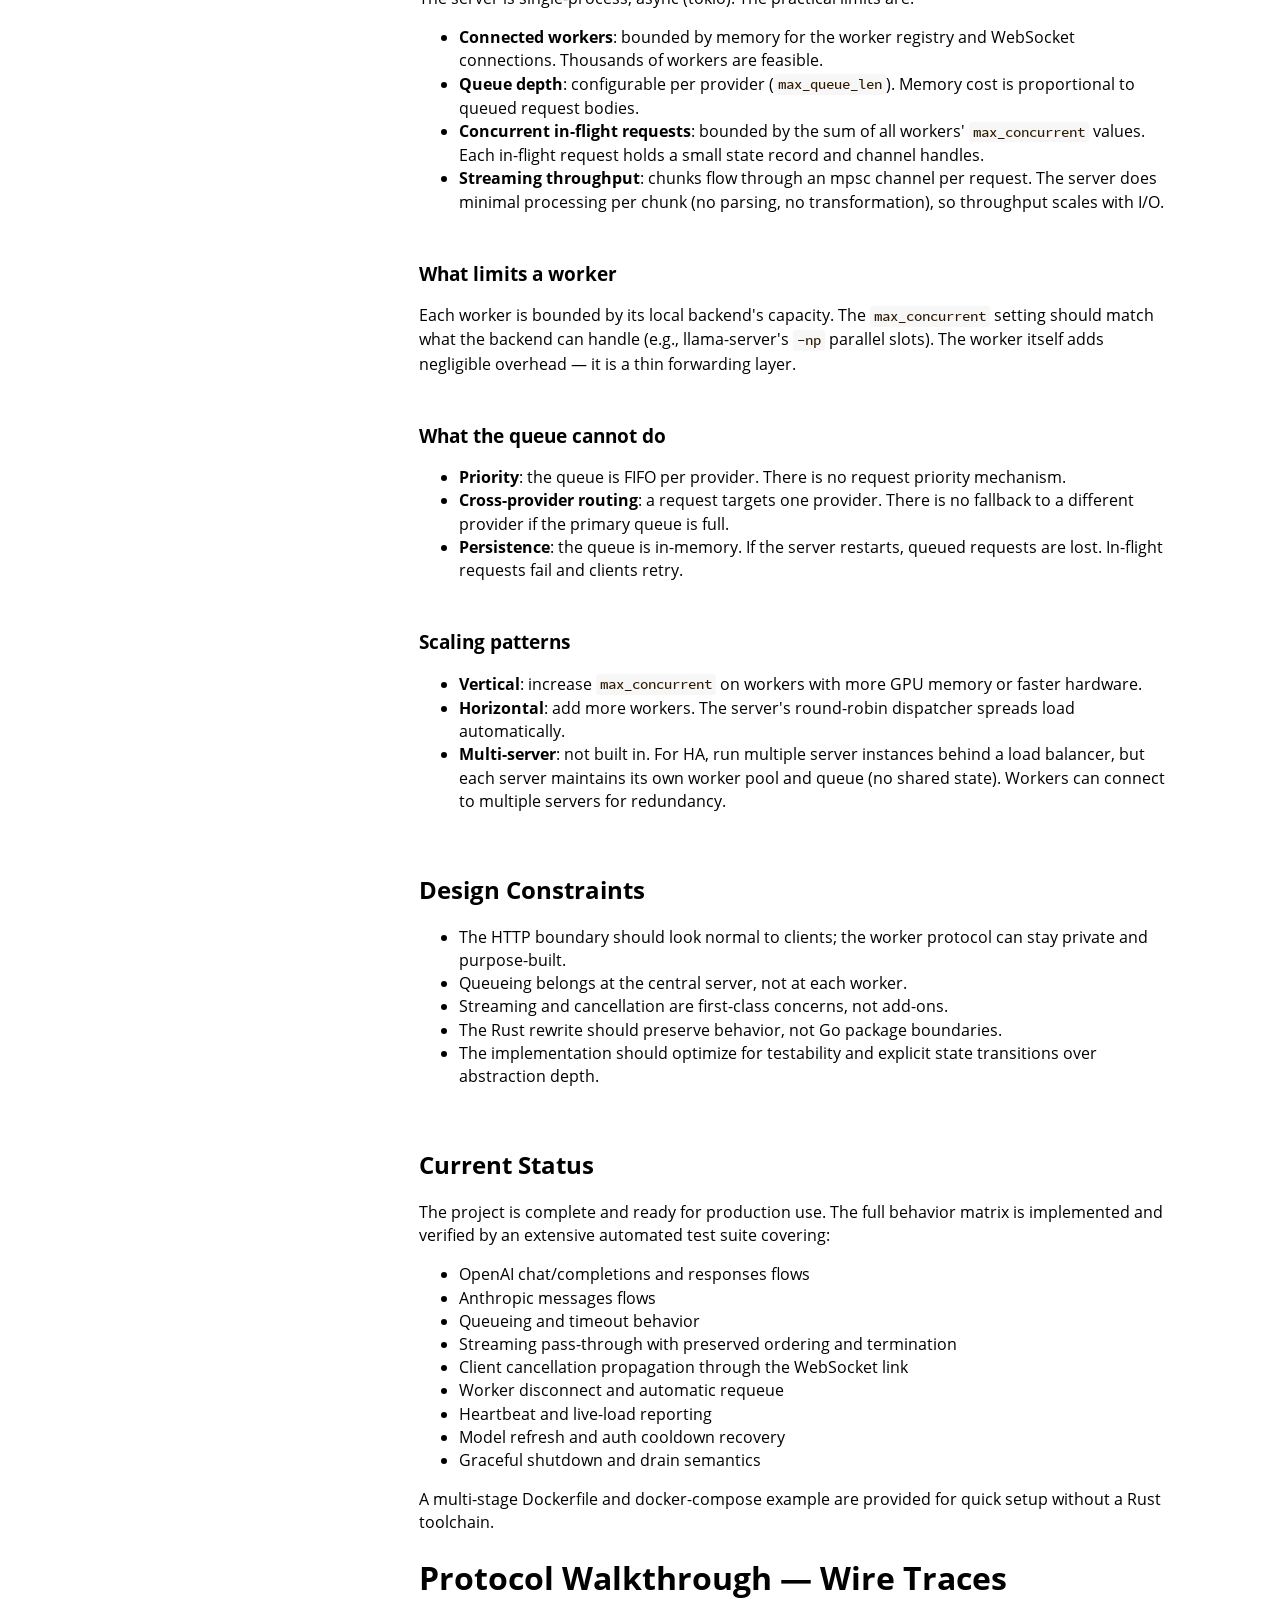
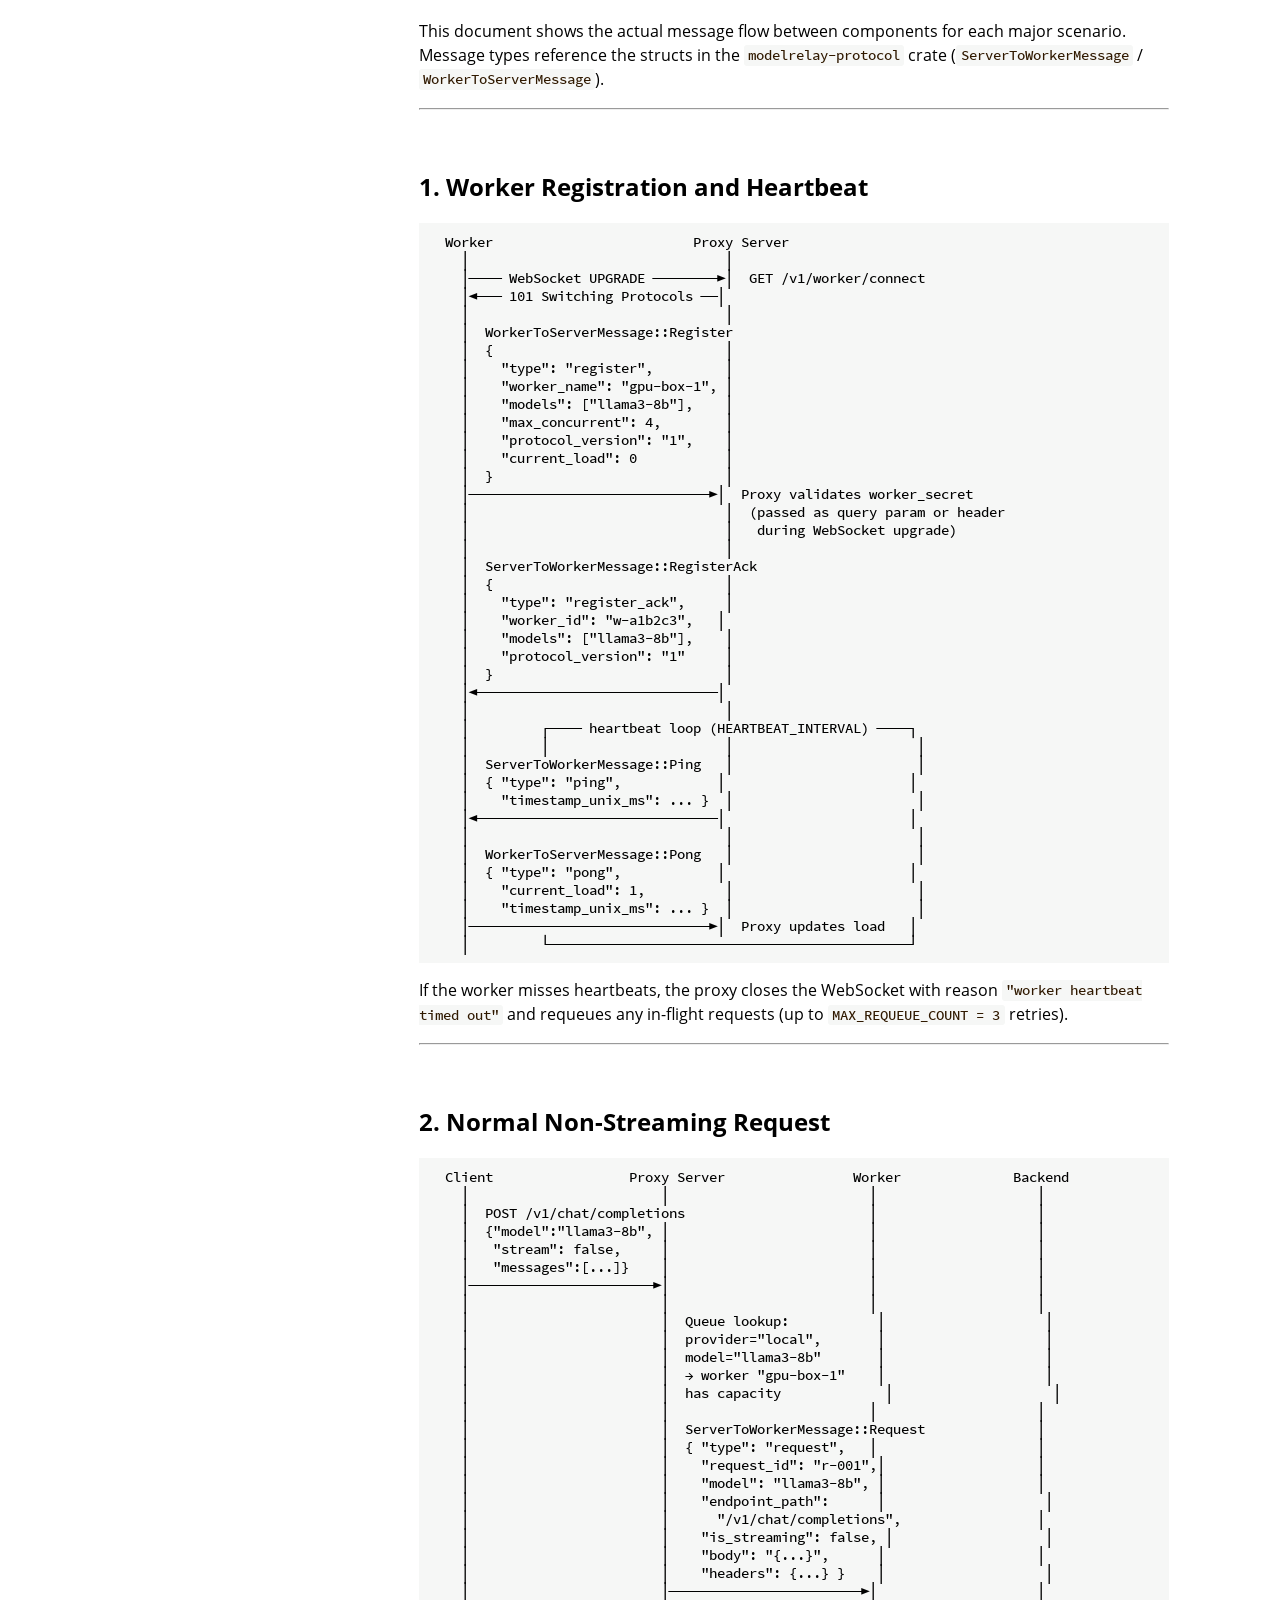
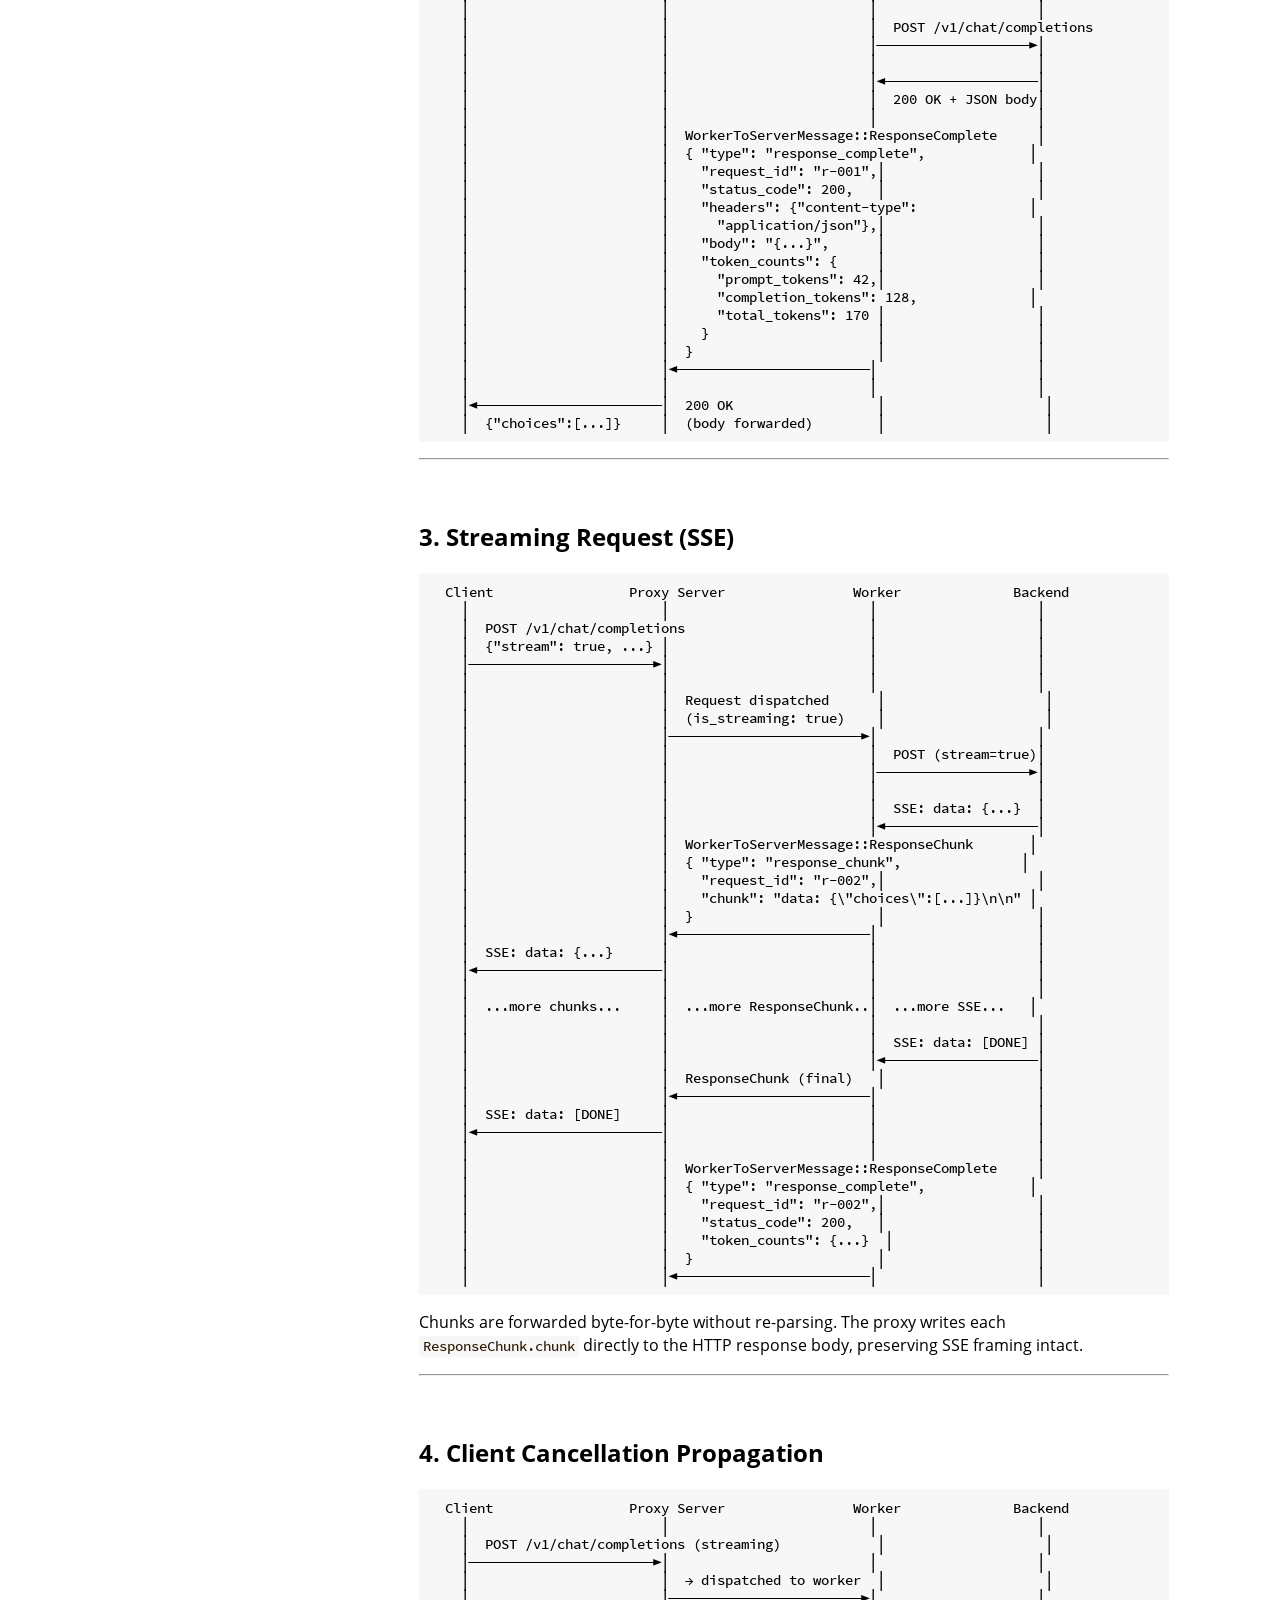
<file: print.html>
<!DOCTYPE HTML>
<html lang="en" class="light" dir="ltr">
    <head>
        <!-- Book generated using mdBook -->
        <meta charset="UTF-8">
        <title>ModelRelay</title>
        <meta name="robots" content="noindex">


        <!-- Custom HTML head -->
        
        <meta name="description" content="Central HTTP LLM proxy that routes inference requests to authenticated remote workers over WebSocket.">
        <meta name="viewport" content="width=device-width, initial-scale=1">
        <meta name="theme-color" content="#ffffff">

        <link rel="icon" href="favicon.svg">
        <link rel="shortcut icon" href="favicon.png">
        <link rel="stylesheet" href="css/variables.css">
        <link rel="stylesheet" href="css/general.css">
        <link rel="stylesheet" href="css/chrome.css">
        <link rel="stylesheet" href="css/print.css" media="print">

        <!-- Fonts -->
        <link rel="stylesheet" href="FontAwesome/css/font-awesome.css">
        <link rel="stylesheet" href="fonts/fonts.css">

        <!-- Highlight.js Stylesheets -->
        <link rel="stylesheet" href="highlight.css">
        <link rel="stylesheet" href="tomorrow-night.css">
        <link rel="stylesheet" href="ayu-highlight.css">

        <!-- Custom theme stylesheets -->

    </head>
    <body class="sidebar-visible no-js">
    <div id="body-container">
        <!-- Provide site root to javascript -->
        <script>
            var path_to_root = "";
            var default_theme = window.matchMedia("(prefers-color-scheme: dark)").matches ? "navy" : "light";
        </script>

        <!-- Work around some values being stored in localStorage wrapped in quotes -->
        <script>
            try {
                var theme = localStorage.getItem('mdbook-theme');
                var sidebar = localStorage.getItem('mdbook-sidebar');

                if (theme.startsWith('"') && theme.endsWith('"')) {
                    localStorage.setItem('mdbook-theme', theme.slice(1, theme.length - 1));
                }

                if (sidebar.startsWith('"') && sidebar.endsWith('"')) {
                    localStorage.setItem('mdbook-sidebar', sidebar.slice(1, sidebar.length - 1));
                }
            } catch (e) { }
        </script>

        <!-- Set the theme before any content is loaded, prevents flash -->
        <script>
            var theme;
            try { theme = localStorage.getItem('mdbook-theme'); } catch(e) { }
            if (theme === null || theme === undefined) { theme = default_theme; }
            var html = document.querySelector('html');
            html.classList.remove('light')
            html.classList.add(theme);
            var body = document.querySelector('body');
            body.classList.remove('no-js')
            body.classList.add('js');
        </script>

        <input type="checkbox" id="sidebar-toggle-anchor" class="hidden">

        <!-- Hide / unhide sidebar before it is displayed -->
        <script>
            var body = document.querySelector('body');
            var sidebar = null;
            var sidebar_toggle = document.getElementById("sidebar-toggle-anchor");
            if (document.body.clientWidth >= 1080) {
                try { sidebar = localStorage.getItem('mdbook-sidebar'); } catch(e) { }
                sidebar = sidebar || 'visible';
            } else {
                sidebar = 'hidden';
            }
            sidebar_toggle.checked = sidebar === 'visible';
            body.classList.remove('sidebar-visible');
            body.classList.add("sidebar-" + sidebar);
        </script>

        <nav id="sidebar" class="sidebar" aria-label="Table of contents">
            <div class="sidebar-scrollbox">
                <ol class="chapter"><li class="chapter-item expanded affix "><a href="index.html">Introduction</a></li><li class="chapter-item expanded affix "><a href="architecture.html">Architecture</a></li><li class="chapter-item expanded affix "><a href="protocol-walkthrough.html">Protocol Walkthrough</a></li><li class="chapter-item expanded affix "><a href="behavior-contract.html">Behavior Contract</a></li><li class="chapter-item expanded affix "><a href="runbook.html">Operational Runbook</a></li><li class="chapter-item expanded affix "><a href="tls.html">TLS Setup</a></li></ol>
            </div>
            <div id="sidebar-resize-handle" class="sidebar-resize-handle">
                <div class="sidebar-resize-indicator"></div>
            </div>
        </nav>

        <!-- Track and set sidebar scroll position -->
        <script>
            var sidebarScrollbox = document.querySelector('#sidebar .sidebar-scrollbox');
            sidebarScrollbox.addEventListener('click', function(e) {
                if (e.target.tagName === 'A') {
                    sessionStorage.setItem('sidebar-scroll', sidebarScrollbox.scrollTop);
                }
            }, { passive: true });
            var sidebarScrollTop = sessionStorage.getItem('sidebar-scroll');
            sessionStorage.removeItem('sidebar-scroll');
            if (sidebarScrollTop) {
                // preserve sidebar scroll position when navigating via links within sidebar
                sidebarScrollbox.scrollTop = sidebarScrollTop;
            } else {
                // scroll sidebar to current active section when navigating via "next/previous chapter" buttons
                var activeSection = document.querySelector('#sidebar .active');
                if (activeSection) {
                    activeSection.scrollIntoView({ block: 'center' });
                }
            }
        </script>

        <div id="page-wrapper" class="page-wrapper">

            <div class="page">
                                <div id="menu-bar-hover-placeholder"></div>
                <div id="menu-bar" class="menu-bar sticky">
                    <div class="left-buttons">
                        <label id="sidebar-toggle" class="icon-button" for="sidebar-toggle-anchor" title="Toggle Table of Contents" aria-label="Toggle Table of Contents" aria-controls="sidebar">
                            <i class="fa fa-bars"></i>
                        </label>
                        <button id="theme-toggle" class="icon-button" type="button" title="Change theme" aria-label="Change theme" aria-haspopup="true" aria-expanded="false" aria-controls="theme-list">
                            <i class="fa fa-paint-brush"></i>
                        </button>
                        <ul id="theme-list" class="theme-popup" aria-label="Themes" role="menu">
                            <li role="none"><button role="menuitem" class="theme" id="light">Light</button></li>
                            <li role="none"><button role="menuitem" class="theme" id="rust">Rust</button></li>
                            <li role="none"><button role="menuitem" class="theme" id="coal">Coal</button></li>
                            <li role="none"><button role="menuitem" class="theme" id="navy">Navy</button></li>
                            <li role="none"><button role="menuitem" class="theme" id="ayu">Ayu</button></li>
                        </ul>
                        <button id="search-toggle" class="icon-button" type="button" title="Search. (Shortkey: s)" aria-label="Toggle Searchbar" aria-expanded="false" aria-keyshortcuts="S" aria-controls="searchbar">
                            <i class="fa fa-search"></i>
                        </button>
                    </div>

                    <h1 class="menu-title">ModelRelay</h1>

                    <div class="right-buttons">
                        <a href="print.html" title="Print this book" aria-label="Print this book">
                            <i id="print-button" class="fa fa-print"></i>
                        </a>
                        <a href="https://github.com/ericflo/modelrelay" title="Git repository" aria-label="Git repository">
                            <i id="git-repository-button" class="fa fa-github"></i>
                        </a>

                    </div>
                </div>

                <div id="search-wrapper" class="hidden">
                    <form id="searchbar-outer" class="searchbar-outer">
                        <input type="search" id="searchbar" name="searchbar" placeholder="Search this book ..." aria-controls="searchresults-outer" aria-describedby="searchresults-header">
                    </form>
                    <div id="searchresults-outer" class="searchresults-outer hidden">
                        <div id="searchresults-header" class="searchresults-header"></div>
                        <ul id="searchresults">
                        </ul>
                    </div>
                </div>

                <!-- Apply ARIA attributes after the sidebar and the sidebar toggle button are added to the DOM -->
                <script>
                    document.getElementById('sidebar-toggle').setAttribute('aria-expanded', sidebar === 'visible');
                    document.getElementById('sidebar').setAttribute('aria-hidden', sidebar !== 'visible');
                    Array.from(document.querySelectorAll('#sidebar a')).forEach(function(link) {
                        link.setAttribute('tabIndex', sidebar === 'visible' ? 0 : -1);
                    });
                </script>

                <div id="content" class="content">
                    <main>
                        <h1 id="modelrelay"><a class="header" href="#modelrelay">ModelRelay</a></h1>
<p><strong>Stop configuring clients for every GPU box. Workers connect out; requests route in.</strong></p>
<p>You have GPU boxes running <code>llama-server</code> (or Ollama, or vLLM, or anything OpenAI-compatible). Today you either expose each one directly — port forwarding, DNS, firewall rules — or you stick a load balancer in front that doesn't understand LLM streaming or cancellation.</p>
<p>ModelRelay flips the model: a central proxy receives standard inference requests while worker daemons on your GPU boxes connect <em>out</em> to it over WebSocket. The proxy handles queueing, routing, streaming pass-through, and cancellation propagation. Clients see one stable endpoint and never need to know about your hardware.</p>
<pre><code>  Clients (curl, Claude Code, LiteLLM, Open WebUI, ...)
         |
         |  POST /v1/chat/completions
         |  POST /v1/messages
         v
  +----------------------+
  |   modelrelay-server  |&lt;--- workers connect out (WebSocket)
  |   (one stable        |     no inbound ports needed on GPU boxes
  |    endpoint)         |
  +----------------------+
         |  routes request to best available worker
         v
  +--------+  +--------+  +--------+
  |worker-1|  |worker-2|  |worker-3|
  | llama  |  | ollama |  | vllm   |  &lt;- your GPU boxes,
  | server |  |        |  |        |    anywhere on any network
  +--------+  +--------+  +--------+
</code></pre>
<h2 id="hosted-version"><a class="header" href="#hosted-version">Hosted Version</a></h2>
<p>Don't want to run the infrastructure yourself? A fully-managed hosted version is available at <a href="https://modelrelay.io">modelrelay.io</a> — no server setup, no infrastructure to manage. Just get an API key, point your workers at it, and start routing requests. Same open protocol, zero ops burden.</p>
<h2 id="who-is-this-for"><a class="header" href="#who-is-this-for">Who is this for?</a></h2>
<ul>
<li><strong>Home GPU users</strong> running local models who want a single API endpoint across multiple machines</li>
<li><strong>Teams with on-prem hardware</strong> that need to pool GPU capacity without a service mesh</li>
<li><strong>Researchers</strong> juggling models across heterogeneous boxes who are tired of updating client configs</li>
</ul>
<h2 id="features"><a class="header" href="#features">Features</a></h2>
<ul>
<li><strong>OpenAI + Anthropic compatible</strong> — <code>POST /v1/chat/completions</code>, <code>POST /v1/responses</code>, <code>POST /v1/messages</code>, <code>GET /v1/models</code></li>
<li><strong>No inbound ports on GPU boxes</strong> — workers connect out to the proxy over WebSocket</li>
<li><strong>Request queueing</strong> — configurable depth and timeout when all workers are busy</li>
<li><strong>Streaming pass-through</strong> — SSE chunks forwarded with preserved ordering and termination</li>
<li><strong>End-to-end cancellation</strong> — client disconnect propagates through the proxy to the worker to the backend</li>
<li><strong>Automatic requeue</strong> — if a worker dies mid-request, the request is requeued to another worker</li>
<li><strong>Heartbeat and load tracking</strong> — stale workers are cleaned up; workers report current load</li>
<li><strong>Graceful drain</strong> — workers can shut down while replacement workers pick up queued work</li>
<li><strong>Cross-platform</strong> — pre-built binaries for Linux, macOS, and Windows (x86_64 + arm64)</li>
</ul>
<h2 id="quick-start"><a class="header" href="#quick-start">Quick Start</a></h2>
<p>The fastest way to get running is with Docker:</p>
<pre><code class="language-bash"># 1. Run the proxy
docker run -p 8080:8080 \
  -e WORKER_SECRET=mysecret \
  -e LISTEN_ADDR=0.0.0.0:8080 \
  ghcr.io/ericflo/modelrelay/modelrelay-server:latest

# 2. Run a worker (on a GPU box with llama-server or similar)
docker run \
  -e PROXY_URL=http://&lt;proxy-host&gt;:8080 \
  -e WORKER_SECRET=mysecret \
  -e BACKEND_URL=http://host.docker.internal:8000 \
  -e MODELS=llama3.2:3b \
  ghcr.io/ericflo/modelrelay/modelrelay-worker:latest

# 3. Send a request
curl http://localhost:8080/v1/chat/completions \
  -H 'Content-Type: application/json' \
  -d '{
    "model": "llama3.2:3b",
    "messages": [{"role": "user", "content": "Hello!"}]
  }'
</code></pre>
<p>For more installation options (pre-built binaries, Docker Compose, building from source, systemd, Windows services), see the <a href="https://github.com/ericflo/modelrelay">GitHub README</a>.</p>
<h2 id="documentation"><a class="header" href="#documentation">Documentation</a></h2>
<ul>
<li><strong><a href="architecture.html">Architecture</a></strong> — System design, component overview, and data flow</li>
<li><strong><a href="protocol-walkthrough.html">Protocol Walkthrough</a></strong> — Wire-level protocol details with examples</li>
<li><strong><a href="behavior-contract.html">Behavior Contract</a></strong> — The exact behavioral guarantees the system provides</li>
<li><strong><a href="runbook.html">Operational Runbook</a></strong> — Deployment, configuration, monitoring, and troubleshooting</li>
</ul>
<h2 id="source--contributing"><a class="header" href="#source--contributing">Source &amp; Contributing</a></h2>
<p>ModelRelay is MIT-licensed and developed at <a href="https://github.com/ericflo/modelrelay">github.com/ericflo/modelrelay</a>. Bug reports, feature requests, and PRs are welcome — see <a href="https://github.com/ericflo/modelrelay/blob/main/CONTRIBUTING.md">CONTRIBUTING.md</a> for details.</p>
<div style="break-before: page; page-break-before: always;"></div><h1 id="architecture"><a class="header" href="#architecture">Architecture</a></h1>
<p>This document describes the internal architecture of ModelRelay: how the components fit together, how data flows through the system, and why key design decisions were made. It is intended for contributors, operators, and anyone evaluating ModelRelay for their own infrastructure.</p>
<h2 id="workspace-shape"><a class="header" href="#workspace-shape">Workspace Shape</a></h2>
<ul>
<li>
<p><code>crates/modelrelay-contract-tests</code>
Black-box behavior tests and focused harnesses for registration, queueing, response streaming, cancellation, requeue, heartbeat, and graceful shutdown semantics.</p>
</li>
<li>
<p><code>crates/modelrelay-protocol</code>
Shared Rust protocol types for the WebSocket bridge: registration, dispatch, streaming chunks, cancellation, heartbeats, and operational control messages.</p>
</li>
<li>
<p><code>crates/modelrelay-server</code>
Central HTTP proxy. Owns the client-facing OpenAI and Anthropic compatibility layers, worker auth, provider config, worker registry, queueing, routing, cancellation, and graceful drain.</p>
</li>
<li>
<p><code>crates/modelrelay-worker</code>
Remote worker process. Authenticates to the server, advertises models and capacity, forwards requests to a local backend such as <code>llama-server</code>, streams chunks back, refreshes advertised models, reports live load in heartbeats, and honors cancellation plus graceful shutdown.</p>
</li>
</ul>
<h2 id="component-overview"><a class="header" href="#component-overview">Component Overview</a></h2>
<pre><code>                    ┌─────────────────────────────────────────────────────────┐
                    │                  modelrelay-server                      │
                    │                                                         │
  HTTP clients      │  ┌───────────┐    ┌──────────────┐    ┌─────────────┐  │  WebSocket
  ─────────────────►│  │ HTTP      │───►│ Queue        │───►│ Dispatcher  │  │◄──────────
  /v1/chat/         │  │ Router    │    │ Manager      │    │             │  │  workers
  completions,      │  │           │    │ (per-provider│    │ (load-aware │  │  connect in
  /v1/messages,     │  │ (axum     │    │  FIFO)       │    │  round-     │  │
  /v1/responses     │  │  routes)  │    │              │    │  robin)     │  │
                    │  └───────────┘    └──────────────┘    └──────┬──────┘  │
                    │        │                                     │         │
                    │        │          ┌──────────────┐           │         │
                    │        │          │ Worker       │◄──────────┘         │
                    │        │          │ Registry     │                     │
                    │        │          │ (auth, model │                     │
                    │        │          │  tracking,   │                     │
                    │        │          │  load, drain)│                     │
                    │        │          └──────────────┘                     │
                    │        │                                               │
                    │        ▼                                               │
                    │  ┌───────────┐    ┌──────────────┐                    │
                    │  │ Cancel    │    │ WebSocket    │                    │
                    │  │ Guard     │    │ Hub          │                    │
                    │  │ (RAII     │    │ (per-worker  │                    │
                    │  │  drop)    │    │  message     │                    │
                    │  │           │    │  routing)    │                    │
                    │  └───────────┘    └──────────────┘                    │
                    └─────────────────────────────────────────────────────────┘
</code></pre>
<p><strong>HTTP Router</strong> (<code>http.rs</code>) — axum-based handler for four client-facing routes plus the worker WebSocket upgrade endpoint. Parses the model name and streaming flag from the request body, submits to the core, and bridges the response back as either a single body or an SSE stream.</p>
<p><strong>Queue Manager</strong> (<code>lib.rs</code>) — per-provider FIFO queue with configurable max length and timeout. Requests land here when no worker with capacity is immediately available. The queue is drained oldest-first whenever a worker finishes a request or a new worker registers.</p>
<p><strong>Dispatcher</strong> (<code>lib.rs</code>) — selects the best worker for a request. Filters by provider, model support, capacity, and drain state, then picks the lowest-load worker with round-robin tie-breaking via per-provider cursors.</p>
<p><strong>Worker Registry</strong> (<code>lib.rs</code>) — tracks every connected worker's identity, supported models, max concurrency, reported load, in-flight request set, and drain state. Updated by registration, heartbeat pongs, model refreshes, and disconnect events.</p>
<p><strong>WebSocket Hub</strong> (<code>worker_socket.rs</code>) — manages the authenticated WebSocket connection for each worker. Routes server-to-worker messages (request dispatch, cancel signals, pings, graceful shutdown, model refresh) and worker-to-server messages (response chunks, completions, pongs, model updates, errors).</p>
<p><strong>Cancel Guard</strong> (<code>http.rs</code>) — an RAII <code>HttpRequestCancellationGuard</code> that fires if the HTTP response future is dropped (client disconnect or timeout). On drop, it broadcasts a cancel signal through the core to the assigned worker.</p>
<h2 id="worker-daemon-internals"><a class="header" href="#worker-daemon-internals">Worker Daemon Internals</a></h2>
<pre><code>  ┌─────────────────────────────────────────────────────────┐
  │                  modelrelay-worker                       │
  │                                                          │
  │  ┌──────────────┐          ┌─────────────────────────┐  │
  │  │ Connection   │          │ Request Tasks           │  │
  │  │ Manager      │          │                         │  │
  │  │              │  spawn   │  ┌───────┐ ┌───────┐    │  │
  │  │ • connect    │─────────►│  │ Req 1 │ │ Req 2 │... │  │
  │  │ • register   │          │  │       │ │       │    │  │
  │  │ • reconnect  │◄─────────│  │ POST  │ │ POST  │    │  │
  │  │   (exp.      │  events  │  │ to    │ │ to    │    │  │
  │  │   backoff)   │          │  │ local │ │ local │    │  │
  │  └──────┬───────┘          │  └───┬───┘ └───┬───┘    │  │
  │         │                  └──────┼─────────┼────────┘  │
  │         │                         │         │           │
  │         ▼                         ▼         ▼           │
  │  ┌──────────────┐          ┌─────────────────────┐      │
  │  │ Socket Loop  │          │ Local Backend       │      │
  │  │ (select!)    │          │ (llama-server,      │      │
  │  │              │          │  Ollama, vLLM, etc) │      │
  │  │ • read msgs  │          └─────────────────────┘      │
  │  │ • send msgs  │                                       │
  │  │ • heartbeat  │                                       │
  │  └──────────────┘                                       │
  └─────────────────────────────────────────────────────────┘
</code></pre>
<p>The worker daemon runs a single <code>select!</code> loop that multiplexes:</p>
<ol>
<li>
<p><strong>Inbound WebSocket messages</strong> — dispatched to <code>handle_server_message()</code> which routes each message type: spawns a task for <code>Request</code>, responds to <code>Ping</code>, applies <code>Cancel</code> to active tasks, triggers model refresh, or begins graceful drain.</p>
</li>
<li>
<p><strong>Outbound events from request tasks</strong> — each spawned request task communicates back through an mpsc channel. <code>ResponseChunk</code> events are forwarded immediately over the WebSocket. <code>RequestFinished</code> and <code>RequestFailed</code> events trigger cleanup.</p>
</li>
<li>
<p><strong>Reconnection with exponential backoff</strong> — on unexpected disconnect, the outer <code>run_with_reconnect()</code> loop retries with 1–30 second backoff plus up to 500ms jitter. Only a <code>GracefulShutdown</code> message causes a clean exit.</p>
</li>
</ol>
<h2 id="data-flow-non-streaming-request"><a class="header" href="#data-flow-non-streaming-request">Data Flow: Non-Streaming Request</a></h2>
<pre><code>  Client                    Server                     Worker              Backend
    │                         │                          │                    │
    │  POST /v1/chat/         │                          │                    │
    │  completions            │                          │                    │
    │────────────────────────►│                          │                    │
    │                         │  find_eligible_worker()  │                    │
    │                         │  assign_to_worker()      │                    │
    │                         │                          │                    │
    │                         │  WS: Request{id,body}    │                    │
    │                         │─────────────────────────►│                    │
    │                         │                          │  POST /v1/chat/    │
    │                         │                          │  completions       │
    │                         │                          │───────────────────►│
    │                         │                          │                    │
    │                         │                          │◄───────────────────│
    │                         │                          │  200 {response}    │
    │                         │  WS: ResponseComplete    │                    │
    │                         │  {id, 200, body}         │                    │
    │                         │◄─────────────────────────│                    │
    │                         │                          │                    │
    │  200 {response}         │  finish_request()        │                    │
    │◄────────────────────────│  dispatch_next_compat()  │                    │
    │                         │                          │                    │
</code></pre>
<h2 id="data-flow-streaming-request"><a class="header" href="#data-flow-streaming-request">Data Flow: Streaming Request</a></h2>
<pre><code>  Client                    Server                     Worker              Backend
    │                         │                          │                    │
    │  POST /v1/chat/         │                          │                    │
    │  completions            │                          │                    │
    │  stream: true           │                          │                    │
    │────────────────────────►│                          │                    │
    │                         │  WS: Request{id,body,    │                    │
    │                         │    is_streaming: true}    │                    │
    │                         │─────────────────────────►│                    │
    │                         │                          │  POST to backend   │
    │                         │                          │───────────────────►│
    │                         │                          │                    │
    │  SSE: data: chunk1      │  WS: ResponseChunk       │◄── chunk 1 ───────│
    │◄────────────────────────│◄─────────────────────────│                    │
    │  SSE: data: chunk2      │  WS: ResponseChunk       │◄── chunk 2 ───────│
    │◄────────────────────────│◄─────────────────────────│                    │
    │  SSE: data: chunk3      │  WS: ResponseChunk       │◄── chunk 3 ───────│
    │◄────────────────────────│◄─────────────────────────│                    │
    │                         │                          │                    │
    │  SSE: [DONE]            │  WS: ResponseComplete    │◄── end ───────────│
    │◄────────────────────────│◄─────────────────────────│                    │
    │                         │  finish_request()        │                    │
</code></pre>
<p>Streaming chunks flow through three hops with minimal buffering: the worker reads chunks from the backend HTTP response body as they arrive, wraps each in a <code>ResponseChunk</code> WebSocket message, the server receives it and pushes it into an mpsc channel, and the HTTP handler yields it as an SSE event to the client.</p>
<h2 id="data-flow-client-cancellation"><a class="header" href="#data-flow-client-cancellation">Data Flow: Client Cancellation</a></h2>
<pre><code>  Client                    Server                     Worker              Backend
    │                         │                          │                    │
    │  POST /v1/chat/...      │  WS: Request             │  POST to backend   │
    │────────────────────────►│─────────────────────────►│───────────────────►│
    │                         │                          │                    │
    │  [client disconnects]   │                          │  ◄── streaming ──  │
    │─ ─ ─ ─ ─X               │                          │                    │
    │                         │  CancellationGuard drop  │                    │
    │                         │  cancel_request(id)      │                    │
    │                         │                          │                    │
    │                         │  WS: Cancel{id}          │                    │
    │                         │─────────────────────────►│                    │
    │                         │                          │  [abort request    │
    │                         │                          │   task]            │
    │                         │                          │───── abort ───────►│
</code></pre>
<p>The RAII <code>HttpRequestCancellationGuard</code> is the key mechanism. When the HTTP response future is dropped — either because the client disconnected or a server-side timeout fired — the guard's <code>Drop</code> implementation spawns an async task that calls <code>cancel_request()</code>. If the request is still queued, it is removed immediately. If it is in-flight with a worker, a <code>Cancel</code> message is sent over the WebSocket, and the worker aborts the corresponding request task.</p>
<h2 id="worker-lifecycle-state-machine"><a class="header" href="#worker-lifecycle-state-machine">Worker Lifecycle State Machine</a></h2>
<pre><code>                    ┌────────────┐
                    │ Connecting │
                    │            │
                    │ WS handshake
                    │ + auth     │
                    └─────┬──────┘
                          │ RegisterAck
                          ▼
                    ┌────────────┐
              ┌────►│    Idle    │◄───────────────┐
              │     │            │                 │
              │     │ capacity &gt; 0                 │
              │     │ no in-flight                 │
              │     └─────┬──────┘                 │
              │           │ Request dispatched     │ request finished
              │           ▼                        │ (and more capacity)
              │     ┌────────────┐                 │
              │     │    Busy    │─────────────────┘
              │     │            │
              │     │ in-flight  │
              │     │ requests &gt; 0                 ┌────────────┐
              │     └─────┬──────┘                 │    Gone    │
              │           │ GracefulShutdown        │            │
              │           ▼                        │ disconnected
              │     ┌────────────┐                 │ or shutdown │
              │     │  Draining  │────────────────►│ complete   │
              │     │            │  all in-flight   └────────────┘
              │     │ no new     │  finished or          ▲
              │     │ requests   │  drain timeout        │
              │     └────────────┘                       │
              │                                          │
              └──────────────────────────────────────────┘
                        unexpected disconnect
                        (triggers reconnect in worker daemon)
</code></pre>
<p><strong>Connecting</strong> — WebSocket handshake in progress. The worker sends <code>x-worker-secret</code> in the upgrade request for authentication and the provider name as a query parameter.</p>
<p><strong>Idle</strong> — registered and waiting for work. The worker has capacity (reported load &lt; max concurrency) and no in-flight requests. The server may dispatch requests to it.</p>
<p><strong>Busy</strong> — processing one or more requests. The worker still accepts new requests up to its max concurrency. Each in-flight request is tracked independently.</p>
<p><strong>Draining</strong> — the server sent <code>GracefulShutdown</code>. No new requests are dispatched. Existing in-flight requests are allowed to complete up to an optional drain timeout. Once all requests finish (or the timeout expires), the worker transitions to Gone.</p>
<p><strong>Gone</strong> — the worker is removed from the registry. In-flight requests are requeued (up to 3 attempts per request) or failed if already cancelled. The worker daemon's reconnect loop may bring it back as a new Connecting session.</p>
<h2 id="request-lifecycle-state-machine"><a class="header" href="#request-lifecycle-state-machine">Request Lifecycle State Machine</a></h2>
<pre><code>  ┌────────────┐
  │  Received  │
  │            │
  │ HTTP req   │
  │ parsed     │
  └─────┬──────┘
        │
        ├── eligible worker found ──────────┐
        │                                    │
        ▼                                    ▼
  ┌────────────┐                      ┌────────────────┐
  │   Queued   │                      │  Dispatched    │
  │            │──── worker becomes──►│                │
  │ in provider│     available        │ assigned to    │
  │ FIFO queue │                      │ worker, WS msg │
  └─────┬──┬───┘                      │ sent           │
        │  │                          └───────┬────────┘
        │  │                                  │
        │  │ queue timeout    ┌───────────────┤
        │  │ or queue full    │               │
        │  ▼                  │               │ is_streaming
  ┌────────────┐              │               ▼
  │   Failed   │              │         ┌────────────┐
  │            │◄─────────────┤         │ Streaming  │
  │ • QueueFull│  worker dies │         │            │
  │ • Timeout  │  (requeue    │         │ chunks     │
  │ • NoWorkers│   exhausted) │         │ forwarded  │
  │ • Cancelled│              │         │ via mpsc   │
  └────────────┘              │         └─────┬──────┘
        ▲                     │               │
        │                     │               │
        │   cancel signal     │               │
        │   (client disconnect│               │
        │    or timeout)      │               │
        │                     │               ▼
  ┌────────────┐              │         ┌────────────┐
  │ Cancelled  │◄─────────────┤         │    Done    │
  │            │              │         │            │
  │ cancel     │◄─────────────┘         │ Response   │
  │ propagated │                        │ Complete   │
  │ to worker  │                        │ sent to    │
  └────────────┘                        │ client     │
                                        └────────────┘
</code></pre>
<p>A request can be cancelled at any point: if still queued, it is removed from the queue immediately. If dispatched or streaming, a <code>Cancel</code> message is sent to the worker. After a request finishes (Done, Failed, or Cancelled), the dispatcher checks whether the now-free worker can pick up the next queued request for a compatible model.</p>
<h2 id="protocol-messages"><a class="header" href="#protocol-messages">Protocol Messages</a></h2>
<p>All messages are JSON over WebSocket. The protocol is defined in the <code>modelrelay-protocol</code> crate and uses serde's tagged enum representation (<code>"type": "message_type"</code>).</p>
<p><strong>Server → Worker:</strong></p>
<div class="table-wrapper"><table><thead><tr><th>Message</th><th>Purpose</th></tr></thead><tbody>
<tr><td><code>RegisterAck</code></td><td>Confirms registration, assigns worker ID, echoes accepted models</td></tr>
<tr><td><code>Request</code></td><td>Dispatches an inference request (id, model, endpoint, body, headers, streaming flag)</td></tr>
<tr><td><code>Cancel</code></td><td>Cancels an in-flight request with a reason</td></tr>
<tr><td><code>Ping</code></td><td>Heartbeat probe with optional timestamp</td></tr>
<tr><td><code>GracefulShutdown</code></td><td>Initiates drain with optional reason and timeout</td></tr>
<tr><td><code>ModelsRefresh</code></td><td>Asks worker to re-query its backend for available models</td></tr>
</tbody></table>
</div>
<p><strong>Worker → Server:</strong></p>
<div class="table-wrapper"><table><thead><tr><th>Message</th><th>Purpose</th></tr></thead><tbody>
<tr><td><code>Register</code></td><td>Initial registration with name, models, max concurrency, load</td></tr>
<tr><td><code>ModelsUpdate</code></td><td>Updated model list and current load (after refresh or change)</td></tr>
<tr><td><code>ResponseChunk</code></td><td>One chunk of a streaming response</td></tr>
<tr><td><code>ResponseComplete</code></td><td>Final response with status code, headers, and optional body</td></tr>
<tr><td><code>Pong</code></td><td>Heartbeat response echoing timestamp plus current load</td></tr>
<tr><td><code>Error</code></td><td>Error report, optionally scoped to a specific request</td></tr>
</tbody></table>
</div>
<h2 id="key-design-decisions"><a class="header" href="#key-design-decisions">Key Design Decisions</a></h2>
<h3 id="why-the-queue-lives-at-the-center"><a class="header" href="#why-the-queue-lives-at-the-center">Why the queue lives at the center</a></h3>
<p>Queueing at each worker would require clients to retry across workers or implement their own load balancing. Central queueing means one place manages fairness, timeout policy, and capacity-aware routing. When a worker finishes a request, the server immediately checks the queue for the next compatible request — no external coordination needed.</p>
<h3 id="why-websocket-instead-of-grpc"><a class="header" href="#why-websocket-instead-of-grpc">Why WebSocket instead of gRPC</a></h3>
<p>Workers connect <em>out</em> to the server. This is the fundamental topology: GPU boxes on home networks, behind NATs, with no inbound ports. WebSocket over HTTP works through every proxy and firewall. gRPC would add a proto compilation step, a heavier runtime dependency, and more complex connection management for no meaningful benefit in a system where the message vocabulary is small and the payload is mostly opaque passthrough.</p>
<h3 id="why-the-protocol-is-flat-json"><a class="header" href="#why-the-protocol-is-flat-json">Why the protocol is flat JSON</a></h3>
<p>The protocol has ~12 message types. Each is a small JSON object with a <code>"type"</code> tag. There is no binary framing, no schema negotiation, no version handshake beyond a simple <code>protocol_version</code> field. This makes debugging trivial (read the WebSocket frames), keeps the protocol crate minimal, and means any language can implement a worker in an afternoon. The heavy payload (inference request bodies and response chunks) is opaque text passed through without parsing.</p>
<h3 id="why-streaming-is-chunked-sse-not-buffered"><a class="header" href="#why-streaming-is-chunked-sse-not-buffered">Why streaming is chunked SSE, not buffered</a></h3>
<p>LLM inference can take seconds to minutes. Buffering the full response before sending it to the client would destroy the interactive experience. ModelRelay preserves streaming semantics end-to-end: the worker reads chunks from the backend as they arrive, wraps each in a <code>ResponseChunk</code> message, and the server yields each as an SSE event. The client sees tokens arrive in real time, identical to talking directly to the backend.</p>
<h3 id="why-cancellation-is-raii-based"><a class="header" href="#why-cancellation-is-raii-based">Why cancellation is RAII-based</a></h3>
<p>Client disconnects are the normal case, not an exception. When a user closes a tab or ctrl-C's a curl command, the HTTP response future is dropped. Rust's ownership model makes this the natural place to trigger cleanup: the <code>HttpRequestCancellationGuard</code> fires on drop, propagates the cancel through the server core to the worker, and the worker aborts the backend request. No polling, no timers, no forgotten cleanup paths.</p>
<h3 id="why-requeue-has-a-cap-of-3"><a class="header" href="#why-requeue-has-a-cap-of-3">Why requeue has a cap of 3</a></h3>
<p>When a worker dies mid-request, the server requeues the request to another worker. But if workers keep dying (bad model, OOM, hardware failure), infinite requeue would loop forever. Three attempts is enough to survive transient worker restarts without masking systemic failures.</p>
<h2 id="capacity-and-scaling"><a class="header" href="#capacity-and-scaling">Capacity and Scaling</a></h2>
<h3 id="what-limits-the-server"><a class="header" href="#what-limits-the-server">What limits the server</a></h3>
<p>The server is single-process, async (tokio). The practical limits are:</p>
<ul>
<li><strong>Connected workers</strong>: bounded by memory for the worker registry and WebSocket connections. Thousands of workers are feasible.</li>
<li><strong>Queue depth</strong>: configurable per provider (<code>max_queue_len</code>). Memory cost is proportional to queued request bodies.</li>
<li><strong>Concurrent in-flight requests</strong>: bounded by the sum of all workers' <code>max_concurrent</code> values. Each in-flight request holds a small state record and channel handles.</li>
<li><strong>Streaming throughput</strong>: chunks flow through an mpsc channel per request. The server does minimal processing per chunk (no parsing, no transformation), so throughput scales with I/O.</li>
</ul>
<h3 id="what-limits-a-worker"><a class="header" href="#what-limits-a-worker">What limits a worker</a></h3>
<p>Each worker is bounded by its local backend's capacity. The <code>max_concurrent</code> setting should match what the backend can handle (e.g., llama-server's <code>-np</code> parallel slots). The worker itself adds negligible overhead — it is a thin forwarding layer.</p>
<h3 id="what-the-queue-cannot-do"><a class="header" href="#what-the-queue-cannot-do">What the queue cannot do</a></h3>
<ul>
<li><strong>Priority</strong>: the queue is FIFO per provider. There is no request priority mechanism.</li>
<li><strong>Cross-provider routing</strong>: a request targets one provider. There is no fallback to a different provider if the primary queue is full.</li>
<li><strong>Persistence</strong>: the queue is in-memory. If the server restarts, queued requests are lost. In-flight requests fail and clients retry.</li>
</ul>
<h3 id="scaling-patterns"><a class="header" href="#scaling-patterns">Scaling patterns</a></h3>
<ul>
<li><strong>Vertical</strong>: increase <code>max_concurrent</code> on workers with more GPU memory or faster hardware.</li>
<li><strong>Horizontal</strong>: add more workers. The server's round-robin dispatcher spreads load automatically.</li>
<li><strong>Multi-server</strong>: not built in. For HA, run multiple server instances behind a load balancer, but each server maintains its own worker pool and queue (no shared state). Workers can connect to multiple servers for redundancy.</li>
</ul>
<h2 id="design-constraints"><a class="header" href="#design-constraints">Design Constraints</a></h2>
<ul>
<li>The HTTP boundary should look normal to clients; the worker protocol can stay private and purpose-built.</li>
<li>Queueing belongs at the central server, not at each worker.</li>
<li>Streaming and cancellation are first-class concerns, not add-ons.</li>
<li>The Rust rewrite should preserve behavior, not Go package boundaries.</li>
<li>The implementation should optimize for testability and explicit state transitions over abstraction depth.</li>
</ul>
<h2 id="current-status"><a class="header" href="#current-status">Current Status</a></h2>
<p>The project is complete and ready for production use. The full behavior matrix is implemented and verified by an extensive automated test suite covering:</p>
<ul>
<li>OpenAI chat/completions and responses flows</li>
<li>Anthropic messages flows</li>
<li>Queueing and timeout behavior</li>
<li>Streaming pass-through with preserved ordering and termination</li>
<li>Client cancellation propagation through the WebSocket link</li>
<li>Worker disconnect and automatic requeue</li>
<li>Heartbeat and live-load reporting</li>
<li>Model refresh and auth cooldown recovery</li>
<li>Graceful shutdown and drain semantics</li>
</ul>
<p>A multi-stage Dockerfile and docker-compose example are provided for quick setup without a Rust toolchain.</p>
<div style="break-before: page; page-break-before: always;"></div><h1 id="protocol-walkthrough--wire-traces"><a class="header" href="#protocol-walkthrough--wire-traces">Protocol Walkthrough — Wire Traces</a></h1>
<p>This document shows the actual message flow between components for each
major scenario.  Message types reference the structs in the
<code>modelrelay-protocol</code> crate (<code>ServerToWorkerMessage</code> / <code>WorkerToServerMessage</code>).</p>
<hr />
<h2 id="1-worker-registration-and-heartbeat"><a class="header" href="#1-worker-registration-and-heartbeat">1. Worker Registration and Heartbeat</a></h2>
<pre><code>  Worker                         Proxy Server
    │                                │
    │──── WebSocket UPGRADE ────────►│  GET /v1/worker/connect
    │◄─── 101 Switching Protocols ──│
    │                                │
    │  WorkerToServerMessage::Register
    │  {                             │
    │    "type": "register",         │
    │    "worker_name": "gpu-box-1", │
    │    "models": ["llama3-8b"],    │
    │    "max_concurrent": 4,        │
    │    "protocol_version": "1",    │
    │    "current_load": 0           │
    │  }                             │
    │──────────────────────────────►│  Proxy validates worker_secret
    │                                │  (passed as query param or header
    │                                │   during WebSocket upgrade)
    │                                │
    │  ServerToWorkerMessage::RegisterAck
    │  {                             │
    │    "type": "register_ack",     │
    │    "worker_id": "w-a1b2c3",   │
    │    "models": ["llama3-8b"],    │
    │    "protocol_version": "1"     │
    │  }                             │
    │◄──────────────────────────────│
    │                                │
    │         ┌──── heartbeat loop (HEARTBEAT_INTERVAL) ────┐
    │         │                      │                       │
    │  ServerToWorkerMessage::Ping   │                       │
    │  { "type": "ping",            │                       │
    │    "timestamp_unix_ms": ... }  │                       │
    │◄──────────────────────────────│                       │
    │                                │                       │
    │  WorkerToServerMessage::Pong   │                       │
    │  { "type": "pong",            │                       │
    │    "current_load": 1,          │                       │
    │    "timestamp_unix_ms": ... }  │                       │
    │──────────────────────────────►│  Proxy updates load   │
    │         └─────────────────────────────────────────────┘
</code></pre>
<p>If the worker misses heartbeats, the proxy closes the WebSocket with
reason <code>"worker heartbeat timed out"</code> and requeues any in-flight requests
(up to <code>MAX_REQUEUE_COUNT = 3</code> retries).</p>
<hr />
<h2 id="2-normal-non-streaming-request"><a class="header" href="#2-normal-non-streaming-request">2. Normal Non-Streaming Request</a></h2>
<pre><code>  Client                 Proxy Server                Worker              Backend
    │                        │                         │                    │
    │  POST /v1/chat/completions                       │                    │
    │  {"model":"llama3-8b", │                         │                    │
    │   "stream": false,     │                         │                    │
    │   "messages":[...]}    │                         │                    │
    │───────────────────────►│                         │                    │
    │                        │                         │                    │
    │                        │  Queue lookup:           │                    │
    │                        │  provider="local",       │                    │
    │                        │  model="llama3-8b"       │                    │
    │                        │  → worker "gpu-box-1"    │                    │
    │                        │  has capacity             │                    │
    │                        │                         │                    │
    │                        │  ServerToWorkerMessage::Request              │
    │                        │  { "type": "request",   │                    │
    │                        │    "request_id": "r-001",│                   │
    │                        │    "model": "llama3-8b", │                   │
    │                        │    "endpoint_path":      │                    │
    │                        │      "/v1/chat/completions",                 │
    │                        │    "is_streaming": false, │                   │
    │                        │    "body": "{...}",      │                   │
    │                        │    "headers": {...} }    │                    │
    │                        │────────────────────────►│                    │
    │                        │                         │                    │
    │                        │                         │  POST /v1/chat/completions
    │                        │                         │───────────────────►│
    │                        │                         │                    │
    │                        │                         │◄───────────────────│
    │                        │                         │  200 OK + JSON body│
    │                        │                         │                    │
    │                        │  WorkerToServerMessage::ResponseComplete     │
    │                        │  { "type": "response_complete",             │
    │                        │    "request_id": "r-001",│                   │
    │                        │    "status_code": 200,   │                   │
    │                        │    "headers": {"content-type":              │
    │                        │      "application/json"},│                   │
    │                        │    "body": "{...}",      │                   │
    │                        │    "token_counts": {     │                   │
    │                        │      "prompt_tokens": 42,│                   │
    │                        │      "completion_tokens": 128,              │
    │                        │      "total_tokens": 170 │                   │
    │                        │    }                     │                   │
    │                        │  }                       │                   │
    │                        │◄────────────────────────│                    │
    │                        │                         │                    │
    │◄───────────────────────│  200 OK                  │                    │
    │  {"choices":[...]}     │  (body forwarded)        │                    │
</code></pre>
<hr />
<h2 id="3-streaming-request-sse"><a class="header" href="#3-streaming-request-sse">3. Streaming Request (SSE)</a></h2>
<pre><code>  Client                 Proxy Server                Worker              Backend
    │                        │                         │                    │
    │  POST /v1/chat/completions                       │                    │
    │  {"stream": true, ...} │                         │                    │
    │───────────────────────►│                         │                    │
    │                        │                         │                    │
    │                        │  Request dispatched      │                    │
    │                        │  (is_streaming: true)    │                    │
    │                        │────────────────────────►│                    │
    │                        │                         │  POST (stream=true)│
    │                        │                         │───────────────────►│
    │                        │                         │                    │
    │                        │                         │  SSE: data: {...}  │
    │                        │                         │◄───────────────────│
    │                        │  WorkerToServerMessage::ResponseChunk       │
    │                        │  { "type": "response_chunk",               │
    │                        │    "request_id": "r-002",│                   │
    │                        │    "chunk": "data: {\"choices\":[...]}\n\n" │
    │                        │  }                       │                   │
    │                        │◄────────────────────────│                    │
    │  SSE: data: {...}      │                         │                    │
    │◄───────────────────────│                         │                    │
    │                        │                         │                    │
    │  ...more chunks...     │  ...more ResponseChunk..│  ...more SSE...   │
    │                        │                         │                    │
    │                        │                         │  SSE: data: [DONE] │
    │                        │                         │◄───────────────────│
    │                        │  ResponseChunk (final)   │                   │
    │                        │◄────────────────────────│                    │
    │  SSE: data: [DONE]     │                         │                    │
    │◄───────────────────────│                         │                    │
    │                        │                         │                    │
    │                        │  WorkerToServerMessage::ResponseComplete     │
    │                        │  { "type": "response_complete",             │
    │                        │    "request_id": "r-002",│                   │
    │                        │    "status_code": 200,   │                   │
    │                        │    "token_counts": {...}  │                  │
    │                        │  }                       │                   │
    │                        │◄────────────────────────│                    │
</code></pre>
<p>Chunks are forwarded byte-for-byte without re-parsing.  The proxy writes
each <code>ResponseChunk.chunk</code> directly to the HTTP response body, preserving
SSE framing intact.</p>
<hr />
<h2 id="4-client-cancellation-propagation"><a class="header" href="#4-client-cancellation-propagation">4. Client Cancellation Propagation</a></h2>
<pre><code>  Client                 Proxy Server                Worker              Backend
    │                        │                         │                    │
    │  POST /v1/chat/completions (streaming)            │                    │
    │───────────────────────►│                         │                    │
    │                        │  → dispatched to worker  │                    │
    │                        │────────────────────────►│                    │
    │                        │                         │───────────────────►│
    │  (receiving chunks...) │                         │                    │
    │◄───────────────────────│                         │                    │
    │                        │                         │                    │
    │  CLIENT DISCONNECTS    │                         │                    │
    │──── TCP RST / close ──►│                         │                    │
    │                        │                         │                    │
    │                        │  Proxy detects drop      │                    │
    │                        │                         │                    │
    │                        │  ServerToWorkerMessage::Cancel               │
    │                        │  { "type": "cancel",     │                   │
    │                        │    "request_id": "r-002",│                   │
    │                        │    "reason":              │                   │
    │                        │      "client_disconnect"  │                  │
    │                        │  }                       │                   │
    │                        │────────────────────────►│                    │
    │                        │                         │                    │
    │                        │                         │  Worker aborts      │
    │                        │                         │  backend request    │
    │                        │                         │───── abort ────────►│
    │                        │                         │                    │
</code></pre>
<p>Cancel reasons (from <code>CancelReason</code> enum):</p>
<ul>
<li><code>client_disconnect</code> — HTTP client dropped the connection</li>
<li><code>timeout</code> — request exceeded <code>REQUEST_TIMEOUT_SECS</code></li>
<li><code>graceful_shutdown</code> — server is shutting down</li>
<li><code>worker_disconnect</code> — worker WebSocket closed unexpectedly</li>
<li><code>requeue_exhausted</code> — max requeue attempts (<code>MAX_REQUEUE_COUNT = 3</code>) exceeded</li>
<li><code>server_shutdown</code> — server process is terminating</li>
</ul>
<hr />
<h2 id="5-worker-disconnect-mid-request-requeue-path"><a class="header" href="#5-worker-disconnect-mid-request-requeue-path">5. Worker Disconnect Mid-Request (Requeue Path)</a></h2>
<pre><code>  Client                 Proxy Server                Worker              Backend
    │                        │                         │                    │
    │  POST /v1/chat/completions                       │                    │
    │───────────────────────►│                         │                    │
    │                        │  → dispatched to worker  │                    │
    │                        │────────────────────────►│                    │
    │                        │                         │                    │
    │                        │      WORKER CRASHES      │                    │
    │                        │      (WebSocket closes)  │                    │
    │                        │◄─── close frame / EOF ──│                    │
    │                        │                         ×                    │
    │                        │                         │                    │
    │                        │  requeue_count &lt; MAX_REQUEUE_COUNT (3)?      │
    │                        │  YES → put request back in queue             │
    │                        │                         │                    │
    │                        │  ...time passes, another worker available... │
    │                        │                         │                    │
    │                        │             Worker-2    │                    │
    │                        │  ServerToWorkerMessage::Request              │
    │                        │────────────────────────►│  Worker-2          │
    │                        │                         │───────────────────►│
    │                        │                         │◄───────────────────│
    │                        │  ResponseComplete        │                   │
    │                        │◄────────────────────────│                    │
    │◄───────────────────────│  200 OK                  │                    │
    │                        │                         │                    │

  If requeue_count &gt;= MAX_REQUEUE_COUNT (3):
    │                        │                         │
    │◄───────────────────────│  503 Service Unavailable │
    │  {"error": "requeue    │  Cancel with reason:     │
    │   attempts exhausted"} │  "requeue_exhausted"     │
</code></pre>
<hr />
<h2 id="6-queue-full-error"><a class="header" href="#6-queue-full-error">6. Queue-Full Error</a></h2>
<pre><code>  Client                 Proxy Server
    │                        │
    │  POST /v1/chat/completions
    │───────────────────────►│
    │                        │
    │                        │  Queue length &gt;= max_queue_len
    │                        │  (configured via MAX_QUEUE_LEN,
    │                        │   default: 100)
    │                        │
    │◄───────────────────────│  429 Too Many Requests
    │  {"error":             │
    │   "queue full"}        │
</code></pre>
<hr />
<h2 id="7-no-workers-available"><a class="header" href="#7-no-workers-available">7. No Workers Available</a></h2>
<pre><code>  Client                 Proxy Server
    │                        │
    │  POST /v1/chat/completions
    │  {"model": "llama3-8b"}│
    │───────────────────────►│
    │                        │
    │                        │  No provider registered
    │                        │  for model "llama3-8b",
    │                        │  or no workers connected
    │                        │
    │                        │  If a provider exists but
    │                        │  no workers: request is queued
    │                        │  (will timeout after
    │                        │   QUEUE_TIMEOUT_SECS = 30)
    │                        │
    │                        │  If no provider matches at all:
    │◄───────────────────────│  404 Not Found
    │  {"error":             │
    │   "no provider for     │
    │    model llama3-8b"}   │
</code></pre>
<hr />
<h2 id="8-graceful-shutdown--worker-drain"><a class="header" href="#8-graceful-shutdown--worker-drain">8. Graceful Shutdown / Worker Drain</a></h2>
<pre><code>  Proxy Server                Worker
    │                           │
    │  (admin triggers drain    │
    │   or server shutting down)│
    │                           │
    │  ServerToWorkerMessage::GracefulShutdown
    │  { "type": "graceful_shutdown",
    │    "reason": "maintenance",
    │    "drain_timeout_secs": 30
    │  }
    │──────────────────────────►│
    │                           │
    │  Worker marked is_draining│
    │  No new requests sent     │
    │                           │
    │  Worker finishes in-flight│
    │  requests normally...     │
    │                           │
    │  ResponseComplete(s)      │
    │◄──────────────────────────│
    │                           │
    │  disconnect_drained_worker_if_idle():
    │  all in-flight done?      │
    │  YES → close WebSocket    │
    │──── close frame ─────────►│
    │                           ×
</code></pre>
<hr />
<h2 id="9-dynamic-model-update"><a class="header" href="#9-dynamic-model-update">9. Dynamic Model Update</a></h2>
<pre><code>  Worker                     Proxy Server
    │                           │
    │  (new model loaded or     │
    │   model removed locally)  │
    │                           │
    │  WorkerToServerMessage::ModelsUpdate
    │  { "type": "models_update",
    │    "models": ["llama3-8b",
    │               "codellama-13b"],
    │    "current_load": 1
    │  }
    │──────────────────────────►│
    │                           │  Proxy updates worker's
    │                           │  model list and routing
    │                           │
    │  (or server requests it)  │
    │                           │
    │  ServerToWorkerMessage::ModelsRefresh
    │  { "type": "models_refresh",
    │    "reason": "periodic"
    │  }
    │◄──────────────────────────│
    │                           │
    │  ModelsUpdate (response)  │
    │──────────────────────────►│
</code></pre>
<hr />
<h2 id="10-queue-timeout"><a class="header" href="#10-queue-timeout">10. Queue Timeout</a></h2>
<pre><code>  Client                 Proxy Server
    │                        │
    │  POST /v1/chat/completions
    │  {"model": "llama3-8b"}│
    │───────────────────────►│
    │                        │
    │                        │  Provider exists but all
    │                        │  workers are busy (at
    │                        │  max_concurrent).
    │                        │  Request enters queue.
    │                        │
    │                        │  ┌── QUEUE_TIMEOUT_SECS (30) ──┐
    │                        │  │  waiting for a worker to     │
    │                        │  │  become available...         │
    │                        │  │                              │
    │                        │  │  no worker picks up          │
    │                        │  └──────────── timeout fires ───┘
    │                        │
    │                        │  Cancel with reason: "timeout"
    │                        │
    │◄───────────────────────│  504 Gateway Timeout
    │  {"error":             │
    │   "queue timeout:      │
    │    no worker available  │
    │    within deadline"}   │
</code></pre>
<p>The request never reaches a worker.  The proxy removes it from the queue
and returns 504 to the client.  No <code>Cancel</code> message is sent over WebSocket
because no worker was ever assigned.</p>
<hr />
<h2 id="11-request-timeout-in-flight"><a class="header" href="#11-request-timeout-in-flight">11. Request Timeout (In-Flight)</a></h2>
<pre><code>  Client                 Proxy Server                Worker              Backend
    │                        │                         │                    │
    │  POST /v1/chat/completions                       │                    │
    │───────────────────────►│                         │                    │
    │                        │  → dispatched to worker  │                    │
    │                        │────────────────────────►│                    │
    │                        │                         │───────────────────►│
    │                        │                         │                    │
    │                        │  ┌── REQUEST_TIMEOUT_SECS (300) ──┐         │
    │                        │  │  waiting for ResponseComplete   │        │
    │                        │  │  or streaming chunks...         │        │
    │                        │  │                                 │        │
    │                        │  │  backend is still processing    │        │
    │                        │  └──────────── timeout fires ──────┘        │
    │                        │                         │                    │
    │                        │  ServerToWorkerMessage::Cancel               │
    │                        │  { "type": "cancel",     │                   │
    │                        │    "request_id": "r-003",│                   │
    │                        │    "reason": "timeout"   │                   │
    │                        │  }                       │                   │
    │                        │────────────────────────►│                    │
    │                        │                         │                    │
    │                        │                         │  Worker aborts      │
    │                        │                         │  backend request    │
    │                        │                         │───── abort ────────►│
    │                        │                         │                    │
    │◄───────────────────────│  504 Gateway Timeout     │                    │
    │  {"error":             │                         │                    │
    │   "request timeout"}   │                         │                    │
</code></pre>
<p>Unlike queue timeout, the request was dispatched to a worker, so the proxy
sends a <code>Cancel</code> message with reason <code>"timeout"</code> over the WebSocket.  The
worker receives the cancellation and aborts the in-flight backend request.
The proxy returns 504 to the client.</p>
<hr />
<h2 id="message-type-summary"><a class="header" href="#message-type-summary">Message Type Summary</a></h2>
<h3 id="server--worker-servertoworkermessage"><a class="header" href="#server--worker-servertoworkermessage">Server → Worker (<code>ServerToWorkerMessage</code>)</a></h3>
<div class="table-wrapper"><table><thead><tr><th>Type</th><th>Struct</th><th>Purpose</th></tr></thead><tbody>
<tr><td><code>register_ack</code></td><td><code>RegisterAck</code></td><td>Confirm registration, assign worker ID</td></tr>
<tr><td><code>request</code></td><td><code>RequestMessage</code></td><td>Dispatch an inference request</td></tr>
<tr><td><code>cancel</code></td><td><code>CancelMessage</code></td><td>Cancel an in-flight request</td></tr>
<tr><td><code>ping</code></td><td><code>PingMessage</code></td><td>Heartbeat probe</td></tr>
<tr><td><code>graceful_shutdown</code></td><td><code>GracefulShutdownMessage</code></td><td>Begin drain sequence</td></tr>
<tr><td><code>models_refresh</code></td><td><code>ModelsRefreshMessage</code></td><td>Ask worker to re-report models</td></tr>
</tbody></table>
</div>
<h3 id="worker--server-workertoservermessage"><a class="header" href="#worker--server-workertoservermessage">Worker → Server (<code>WorkerToServerMessage</code>)</a></h3>
<div class="table-wrapper"><table><thead><tr><th>Type</th><th>Struct</th><th>Purpose</th></tr></thead><tbody>
<tr><td><code>register</code></td><td><code>RegisterMessage</code></td><td>Announce name, models, capacity</td></tr>
<tr><td><code>models_update</code></td><td><code>ModelsUpdateMessage</code></td><td>Update model list / load</td></tr>
<tr><td><code>response_chunk</code></td><td><code>ResponseChunkMessage</code></td><td>Forward a streaming chunk</td></tr>
<tr><td><code>response_complete</code></td><td><code>ResponseCompleteMessage</code></td><td>Signal request completion</td></tr>
<tr><td><code>pong</code></td><td><code>PongMessage</code></td><td>Heartbeat reply with load</td></tr>
<tr><td><code>error</code></td><td><code>ErrorMessage</code></td><td>Report a request-level error</td></tr>
</tbody></table>
</div><div style="break-before: page; page-break-before: always;"></div><h1 id="behavior-contract"><a class="header" href="#behavior-contract">Behavior Contract</a></h1>
<p>This document captures the externally observable behavior contract for ModelRelay — the behaviors that must hold across versions and that users and contributors can rely on. The contract test suite in <code>modelrelay-contract-tests</code> is the automated expression of these requirements.</p>
<h2 id="core-contract"><a class="header" href="#core-contract">Core Contract</a></h2>
<ul>
<li>
<p>Worker auth and registration:
Workers connect to <code>/v1/worker/connect?provider=&lt;name&gt;</code> over WebSocket and authenticate with a provider-specific worker secret. The preferred transport is <code>X-Worker-Secret</code>; query-string secret fallback exists only for backward compatibility. Secret comparison is constant-time. Unknown providers are rejected, disabled providers are rejected, and repeated failed auth attempts are rate-limited by client IP.</p>
</li>
<li>
<p>Capability advertisement:
After connect, the worker sends a <code>register</code> message containing <code>worker_name</code>, <code>models</code>, <code>max_concurrent</code>, and <code>protocol_version</code>. The server may sanitize or truncate these values and must send <code>register_ack</code> with the accepted worker ID, accepted model list, and warnings. Legacy workers omitting <code>protocol_version</code> are tolerated in Katamari unless explicitly rejected by config; mismatched protocol versions are closed with a protocol error.
The first Rust characterization harness makes that sanitization concrete by requiring the acked model list to trim whitespace, drop empty entries, de-duplicate exact duplicates while preserving first-seen order, and cap the accepted list at a provider-defined limit with warnings surfaced in <code>register_ack</code>.</p>
</li>
<li>
<p>Model advertisement and worker selection:
Workers advertise exact model names, and the server routes only to workers that explicitly support the requested model. Katamari keeps an O(1) model-membership set per worker. Selection is "lowest load with round-robin tie breaking" among workers that support the model and can atomically reserve capacity.</p>
</li>
<li>
<p>Queueing when no worker is immediately available:
If no eligible worker can accept the request, the request is queued per virtual provider. The queue is bounded and FIFO among requests compatible with a worker's model list. Requests remain keyed by original queue time so requeue does not grant infinite timeout extensions.</p>
</li>
<li>
<p>Request dispatch over WebSocket:
Requests are forwarded to workers as <code>request</code> messages with <code>request_id</code>, <code>model</code>, raw JSON body string, selected compatibility headers, target endpoint path, and <code>is_streaming</code>. The central proxy accepts ordinary provider-style HTTP requests and delegates only the worker-backed providers through this path. Compatibility-critical request headers include OpenAI-style <code>authorization</code>, <code>content-type</code>, and <code>openai-organization</code>, plus Anthropic-style <code>x-api-key</code>, <code>anthropic-version</code>, <code>anthropic-beta</code>, and <code>content-type</code>; incidental transport headers like <code>user-agent</code> are not part of the worker envelope contract.</p>
</li>
<li>
<p>Non-streaming response pass-through:
Workers reply with <code>response_complete</code> containing the final HTTP status, response headers, full body, and token counts. The proxy must forward status, headers, and body faithfully, including upstream 4xx and 5xx responses, rather than collapsing them into generic proxy errors.</p>
</li>
<li>
<p>Streaming chunk ordering and termination semantics:
Streaming responses are forwarded as <code>response_chunk</code> messages containing already-formatted SSE data and finish with <code>response_complete</code>. Chunks must preserve order. The HTTP side must flush promptly, retain streaming semantics, and treat completion metadata as the source of final status and token accounting. Katamari enforces a cumulative streaming size ceiling and emits an SSE error before terminating an oversized stream.</p>
</li>
<li>
<p>Client cancellation propagation end to end:
Client disconnect or request timeout must cancel the HTTP request context, remove queued work if still queued, or send a best-effort <code>cancel</code> message for active worker requests. Late chunks that arrive after cancellation are intentionally dropped. The worker protocol has explicit cancel reasons, including client disconnect and timeout.</p>
</li>
<li>
<p>Worker disconnect during active request:
On worker disconnect, active requests are examined one by one. If the request context is still alive, Katamari requeues it onto the provider queue without resetting its lifetime. If the request context is already canceled or timed out, the request fails immediately to the waiting client path instead. Requeue is capped at <code>MaxRequeueCount = 3</code>; after that the request fails with a service-unavailable style error instead of looping forever.</p>
</li>
<li>
<p>Timeout behavior:
Every provider has a request timeout used both for queue wait and overall request lifetime. Queue timeout produces a worker-unavailable style response. Streaming and non-streaming requests share the parent HTTP context, so client disconnect and timeout terminate the same request object. WebSocket heartbeats use ping every 15 seconds and a 45-second pong window.</p>
</li>
<li>
<p>Queue-full, no-workers, and provider-disabled error surfaces:
Katamari distinguishes bounded queue exhaustion, no worker capacity, disabled providers, deleted providers, timeout, and requeue exhaustion through dedicated error values. The public-facing HTTP layer currently sanitizes some internal errors into stable client messages such as "Service temporarily at capacity" and "Provider is currently disabled".</p>
</li>
<li>
<p>Heartbeat, load reporting, and stale-worker cleanup:
The server sends JSON <code>ping</code>; workers reply with JSON <code>pong</code> carrying current load. This heartbeat updates <code>last_heartbeat</code> and live load accounting. Workers may also send <code>models_update</code> when their local model catalog changes. Stale worker DB records are cleaned periodically, and failed auth rate-limit entries expire automatically.</p>
</li>
<li>
<p>Graceful shutdown and drain semantics:
The server can send <code>graceful_shutdown</code> to tell workers to stop accepting new work, finish current requests, and disconnect before a timeout. Provider deletion drains queued requests with an explicit provider-deleted error and closes connected workers.</p>
</li>
<li>
<p>OpenAI-style and Anthropic-style compatibility:
The central server is meant to accept ordinary client traffic, not a custom client. Katamari parses model and stream flags from OpenAI-style request bodies, provides a special <code>/v1/models</code> compatibility endpoint, and preserves SSE behavior expected by OpenAI-compatible tooling. The extracted Rust project should also preserve Anthropic-style compatibility at the central HTTP boundary even if the internal worker protocol stays provider-neutral.</p>
</li>
</ul>
<h2 id="wire-messages-to-preserve"><a class="header" href="#wire-messages-to-preserve">Wire Messages To Preserve</a></h2>
<ul>
<li>
<p>Server to worker:
<code>ping</code>, <code>request</code>, <code>register_ack</code>, <code>cancel</code>, <code>graceful_shutdown</code>, <code>models_refresh</code></p>
</li>
<li>
<p>Worker to server:
<code>pong</code>, <code>register</code>, <code>models_update</code>, <code>response_chunk</code>, <code>response_complete</code>, <code>error</code></p>
</li>
</ul>
<h2 id="invariants-worth-preserving"><a class="header" href="#invariants-worth-preserving">Invariants Worth Preserving</a></h2>
<ul>
<li>A worker never silently gains capability beyond the sanitized models acknowledged by the server.</li>
<li>Queueing is bounded per provider and does not grow without limit.</li>
<li>Requeue is intentional and finite.</li>
<li>HTTP error bodies from the worker backend are preserved where safe instead of flattened away.</li>
<li>Streaming remains SSE-shaped end to end.</li>
<li>Worker churn or late chunks must not leave requests hanging forever.</li>
</ul>
<h2 id="extension-points"><a class="header" href="#extension-points">Extension Points</a></h2>
<p>When adding new behaviors, add a contract test in <code>modelrelay-contract-tests</code> before implementing. This keeps the test suite as the primary specification. If a behavior described above is not yet covered by an automated test, that gap is the highest-priority work item.</p>
<div style="break-before: page; page-break-before: always;"></div><h1 id="operational-runbook"><a class="header" href="#operational-runbook">Operational Runbook</a></h1>
<p>This guide covers day-to-day operations for running ModelRelay in
production.  It assumes you have one <code>modelrelay-server</code> instance and one or
more <code>modelrelay-worker</code> processes.</p>
<hr />
<h2 id="health-checks"><a class="header" href="#health-checks">Health Checks</a></h2>
<h3 id="proxy-server"><a class="header" href="#proxy-server">Proxy Server</a></h3>
<p>The proxy server exposes a dedicated <code>/health</code> endpoint:</p>
<pre><code class="language-bash"># Primary health check — returns JSON with version, worker count, queue depth, and uptime.
curl -sf http://proxy:8080/health | jq .
</code></pre>
<p>Example response:</p>
<pre><code class="language-json">{
  "status": "ok",
  "version": "0.1.6",
  "workers_connected": 2,
  "queue_depth": 0,
  "uptime_secs": 3621.5
}
</code></pre>
<p>Use <code>/health</code> for liveness probes, Kubernetes readiness checks, and
monitoring.  A <code>workers_connected</code> of 0 means the proxy is running but
no workers are registered.</p>
<p>You can also list routable models directly:</p>
<pre><code class="language-bash">curl -s http://proxy:8080/v1/models | jq '.data[].id'
</code></pre>
<h3 id="worker-daemon"><a class="header" href="#worker-daemon">Worker Daemon</a></h3>
<p>The worker daemon does not expose its own HTTP port — it connects
<em>outward</em> to the proxy.  Health is observable from the proxy side:</p>
<pre><code class="language-bash"># Check if workers are registered by listing models.
curl -s http://proxy:8080/v1/models | jq '.data[].id'
</code></pre>
<p>If expected models are missing, the worker is either down or failed to
register.  Check worker logs for connection errors or authentication
failures.</p>
<hr />
<h2 id="admin-api--monitoring"><a class="header" href="#admin-api--monitoring">Admin API &amp; Monitoring</a></h2>
<p>ModelRelay includes admin endpoints for inspecting workers, request metrics,
and managing client API keys. All <code>/admin/*</code> endpoints require a Bearer
token.</p>
<h3 id="enabling-admin-endpoints"><a class="header" href="#enabling-admin-endpoints">Enabling Admin Endpoints</a></h3>
<p>Set <code>MODELRELAY_ADMIN_TOKEN</code> when starting the server:</p>
<pre><code class="language-bash">modelrelay-server --worker-secret mysecret --admin-token my-admin-secret
</code></pre>
<p>Without this token, all <code>/admin/*</code> endpoints return <code>403 Forbidden</code>.</p>
<h3 id="querying-admin-endpoints"><a class="header" href="#querying-admin-endpoints">Querying Admin Endpoints</a></h3>
<pre><code class="language-bash">TOKEN="my-admin-secret"

# List connected workers (models, load, capabilities)
curl -s -H "Authorization: Bearer $TOKEN" http://proxy:8080/admin/workers | jq .

# Request stats and queue depth
curl -s -H "Authorization: Bearer $TOKEN" http://proxy:8080/admin/stats | jq .

# List client API keys (metadata only, no secrets)
curl -s -H "Authorization: Bearer $TOKEN" http://proxy:8080/admin/keys | jq .
</code></pre>
<h3 id="managing-client-api-keys"><a class="header" href="#managing-client-api-keys">Managing Client API Keys</a></h3>
<p>When <code>MODELRELAY_REQUIRE_API_KEYS=true</code>, clients must send a valid API key
as a Bearer token on inference requests.</p>
<pre><code class="language-bash">TOKEN="my-admin-secret"

# Create a new API key (the secret is returned only at creation time)
curl -s -X POST \
  -H "Authorization: Bearer $TOKEN" \
  -H "Content-Type: application/json" \
  -d '{"name": "production-app"}' \
  http://proxy:8080/admin/keys | jq .

# Revoke a key by ID
curl -s -X DELETE \
  -H "Authorization: Bearer $TOKEN" \
  http://proxy:8080/admin/keys/{key-id}
</code></pre>
<p>Clients use the returned secret as a Bearer token:</p>
<pre><code class="language-bash">curl -H "Authorization: Bearer mr-..." \
  -H "Content-Type: application/json" \
  -d '{"model": "llama3.2:3b", "messages": [{"role": "user", "content": "Hi"}]}' \
  http://proxy:8080/v1/chat/completions
</code></pre>
<h3 id="web-dashboard--setup-wizard"><a class="header" href="#web-dashboard--setup-wizard">Web Dashboard &amp; Setup Wizard</a></h3>
<p>The proxy serves a built-in web UI:</p>
<ul>
<li><strong>Dashboard</strong> — visit <code>http://proxy:8080/dashboard</code> for real-time
worker status, request metrics, and queue depth.</li>
<li><strong>Setup Wizard</strong> — visit <code>http://proxy:8080/setup</code> for a step-by-step
guide to connecting a new worker (platform detection, backend setup,
binary download, and live connection verification).</li>
</ul>
<p>The wizard is always accessible, not just on first run — use it whenever
you add another GPU box.</p>
<h3 id="troubleshooting-admin-features"><a class="header" href="#troubleshooting-admin-features">Troubleshooting Admin Features</a></h3>
<p><strong>Admin endpoints return 403:</strong>
<code>MODELRELAY_ADMIN_TOKEN</code> is not set on the server, or the <code>Authorization</code>
header doesn't match. Verify the token value and ensure the header format
is <code>Authorization: Bearer &lt;token&gt;</code>.</p>
<p><strong>Client requests return 401 when API key auth is enabled:</strong>
The client is not sending a Bearer token, or the key has been revoked.
Create a new key via <code>POST /admin/keys</code> and ensure the client sends
<code>Authorization: Bearer &lt;key&gt;</code>.</p>
<p><strong>API key auth not taking effect:</strong>
<code>MODELRELAY_REQUIRE_API_KEYS</code> must be set to <code>true</code>. When <code>false</code>
(the default), inference endpoints accept unauthenticated requests.</p>
<hr />
<h2 id="checking-worker-registration"><a class="header" href="#checking-worker-registration">Checking Worker Registration</a></h2>
<p>After starting a new worker, confirm it registered:</p>
<pre><code class="language-bash"># Should include the worker's advertised models.
curl -s http://proxy:8080/v1/models | jq .
</code></pre>
<p>If a worker's models don't appear within ~10 seconds:</p>
<ol>
<li><strong>Check the worker secret</strong> — does <code>WORKER_SECRET</code> on the worker
match the proxy?</li>
<li><strong>Check connectivity</strong> — can the worker reach <code>PROXY_URL</code>?
<pre><code class="language-bash">curl -v http://proxy:8080/v1/worker/connect
# Should get 400 or upgrade-required, not a connection error
</code></pre>
</li>
<li><strong>Check worker logs</strong> — look for <code>register</code> / <code>register_ack</code> messages
or error lines.</li>
</ol>
<hr />
<h2 id="draining-a-worker-gracefully"><a class="header" href="#draining-a-worker-gracefully">Draining a Worker Gracefully</a></h2>
<p>To remove a worker from rotation without dropping in-flight requests:</p>
<ol>
<li>
<p><strong>Send SIGTERM</strong> to the modelrelay-worker process.  The daemon initiates a
graceful disconnect — the proxy sends a <code>GracefulShutdown</code> message and
stops routing new requests to that worker.</p>
</li>
<li>
<p><strong>In-flight requests finish normally.</strong>  The proxy waits up to
<code>drain_timeout_secs</code> (from the shutdown message) for active requests
to complete.</p>
</li>
<li>
<p><strong>Once idle, the WebSocket closes.</strong>  The worker process exits.</p>
</li>
</ol>
<pre><code class="language-bash"># Graceful stop via systemd
systemctl stop modelrelay-worker@gpu-box-1

# Or with Docker
docker stop --time 60 worker-gpu-box-1
</code></pre>
<p><strong>Monitoring drain progress:</strong> Watch the proxy logs for
<code>"worker drained"</code> or similar messages.  If the worker still has
in-flight requests, you'll see ongoing <code>ResponseChunk</code> / <code>ResponseComplete</code>
messages until they finish.</p>
<hr />
<h2 id="scaling-workers"><a class="header" href="#scaling-workers">Scaling Workers</a></h2>
<h3 id="adding-a-worker"><a class="header" href="#adding-a-worker">Adding a worker</a></h3>
<p>Start a new <code>modelrelay-worker</code> instance pointing at the same proxy:</p>
<pre><code class="language-bash">PROXY_URL=http://proxy:8080 \
WORKER_SECRET=your-secret \
WORKER_NAME=gpu-box-4 \
BACKEND_URL=http://localhost:8000 \
  modelrelay-worker --models llama3-8b
</code></pre>
<p>The proxy discovers it within seconds via the WebSocket registration
handshake.  No proxy restart or config change needed.</p>
<h3 id="removing-a-worker"><a class="header" href="#removing-a-worker">Removing a worker</a></h3>
<p>Use the graceful drain procedure above.  The proxy automatically routes
around disconnected workers.</p>
<h3 id="scaling-the-proxy"><a class="header" href="#scaling-the-proxy">Scaling the proxy</a></h3>
<p>The proxy is a single-process server.  To scale:</p>
<ul>
<li><strong>Vertical:</strong> increase <code>MAX_QUEUE_LEN</code> and system file descriptor limits.</li>
<li><strong>Horizontal:</strong> run multiple proxy instances behind a load balancer,
but note that each worker connects to one proxy.  Workers must be
distributed across proxy instances manually or via DNS round-robin.</li>
</ul>
<hr />
<h2 id="log-interpretation"><a class="header" href="#log-interpretation">Log Interpretation</a></h2>
<h3 id="proxy-server-1"><a class="header" href="#proxy-server-1">Proxy Server</a></h3>
<div class="table-wrapper"><table><thead><tr><th>Log pattern</th><th>Meaning</th></tr></thead><tbody>
<tr><td><code>worker registered</code> / <code>register_ack</code></td><td>Worker connected and authenticated</td></tr>
<tr><td><code>request dispatched</code></td><td>Request sent to a worker</td></tr>
<tr><td><code>response complete</code></td><td>Worker returned a result</td></tr>
<tr><td><code>worker heartbeat timed out</code></td><td>Worker missed pings — WebSocket closed</td></tr>
<tr><td><code>request requeued</code></td><td>Worker died mid-request, retrying on another worker</td></tr>
<tr><td><code>requeue exhausted</code></td><td>Request failed after <code>MAX_REQUEUE_COUNT</code> (3) retries</td></tr>
<tr><td><code>queue full</code></td><td>Rejected request — queue at <code>MAX_QUEUE_LEN</code> capacity</td></tr>
<tr><td><code>queue timeout</code></td><td>Request sat in queue longer than <code>QUEUE_TIMEOUT_SECS</code></td></tr>
<tr><td><code>graceful shutdown</code></td><td>Worker drain initiated</td></tr>
</tbody></table>
</div>
<h3 id="worker-daemon-1"><a class="header" href="#worker-daemon-1">Worker Daemon</a></h3>
<div class="table-wrapper"><table><thead><tr><th>Log pattern</th><th>Meaning</th></tr></thead><tbody>
<tr><td><code>connected to proxy</code></td><td>WebSocket connection established</td></tr>
<tr><td><code>registered</code></td><td>Registration acknowledged by proxy</td></tr>
<tr><td><code>forwarding request</code></td><td>Proxying a request to the local backend</td></tr>
<tr><td><code>backend error</code></td><td>Local backend returned an error or is unreachable</td></tr>
<tr><td><code>cancelled</code></td><td>Proxy sent a cancel for an in-flight request</td></tr>
<tr><td><code>graceful shutdown</code></td><td>Drain in progress, finishing active requests</td></tr>
</tbody></table>
</div>
<h3 id="adjusting-log-verbosity"><a class="header" href="#adjusting-log-verbosity">Adjusting log verbosity</a></h3>
<p>Set <code>LOG_LEVEL</code> environment variable on either component:</p>
<pre><code class="language-bash">LOG_LEVEL=debug modelrelay-server   # trace, debug, info (default), warn, error
LOG_LEVEL=debug modelrelay-worker
</code></pre>
<hr />
<h2 id="common-failure-modes"><a class="header" href="#common-failure-modes">Common Failure Modes</a></h2>
<h3 id="worker-cant-connect-to-proxy"><a class="header" href="#worker-cant-connect-to-proxy">Worker can't connect to proxy</a></h3>
<p><strong>Symptoms:</strong> Worker logs show connection refused or timeouts.</p>
<p><strong>Checklist:</strong></p>
<ol>
<li>Is the proxy running?  <code>curl http://proxy:8080/v1/models</code></li>
<li>Is <code>PROXY_URL</code> correct?  The worker connects to
<code>{PROXY_URL}/v1/worker/connect</code> via WebSocket.</li>
<li>Firewall / network: the worker makes an <em>outbound</em> connection to the
proxy — no inbound ports needed on the worker machine.</li>
<li>If using TLS (nginx/reverse proxy in front), ensure WebSocket upgrade
headers are forwarded.  See the <a href="tls.html">TLS Setup guide</a>.</li>
</ol>
<h3 id="worker-registers-but-requests-fail"><a class="header" href="#worker-registers-but-requests-fail">Worker registers but requests fail</a></h3>
<p><strong>Symptoms:</strong> <code>/v1/models</code> shows the model, but requests return 502 or
timeout.</p>
<p><strong>Checklist:</strong></p>
<ol>
<li>Is the local backend running?  <code>curl http://localhost:8000/v1/models</code>
(or whatever <code>BACKEND_URL</code> is set to)</li>
<li>Does the backend support the requested endpoint?
(<code>/v1/chat/completions</code>, <code>/v1/messages</code>, <code>/v1/responses</code>)</li>
<li>Check worker logs for <code>backend error</code> messages.</li>
<li>Try a direct request to the backend to isolate the issue.</li>
</ol>
<h3 id="requests-queue-but-never-complete"><a class="header" href="#requests-queue-but-never-complete">Requests queue but never complete</a></h3>
<p><strong>Symptoms:</strong> Clients hang, then get a timeout error after
<code>QUEUE_TIMEOUT_SECS</code>.</p>
<p><strong>Causes:</strong></p>
<ul>
<li>No workers are connected (check <code>/v1/models</code>)</li>
<li>Workers are at capacity (<code>max_concurrent</code> reached on all workers)</li>
<li>Workers are connected but not advertising the requested model</li>
</ul>
<p><strong>Fix:</strong> Add more workers, increase <code>max_concurrent</code> if the hardware
allows, or reduce <code>QUEUE_TIMEOUT_SECS</code> to fail faster.</p>
<h3 id="streaming-responses-arrive-corrupted"><a class="header" href="#streaming-responses-arrive-corrupted">Streaming responses arrive corrupted</a></h3>
<p><strong>Symptoms:</strong> SSE chunks arrive garbled or out of order.</p>
<p><strong>Checklist:</strong></p>
<ol>
<li>Ensure no intermediate proxy is buffering.  Disable response
buffering in nginx:
<pre><code>proxy_buffering off;
</code></pre>
</li>
<li>If using a CDN or reverse proxy, ensure it supports chunked transfer
encoding and doesn't aggregate small writes.</li>
</ol>
<h3 id="high-memory-usage-on-the-proxy"><a class="header" href="#high-memory-usage-on-the-proxy">High memory usage on the proxy</a></h3>
<p><strong>Symptoms:</strong> Proxy RSS grows over time.</p>
<p><strong>Causes:</strong></p>
<ul>
<li>Large queue of pending requests (each holds the full request body)</li>
<li>Many concurrent streaming responses with large chunk buffers</li>
</ul>
<p><strong>Fix:</strong> Lower <code>MAX_QUEUE_LEN</code>, set <code>QUEUE_TIMEOUT_SECS</code> to a shorter
value, or add workers to drain the queue faster.</p>
<h3 id="worker-keeps-reconnecting"><a class="header" href="#worker-keeps-reconnecting">Worker keeps reconnecting</a></h3>
<p><strong>Symptoms:</strong> Worker logs show repeated connect/disconnect cycles.</p>
<p><strong>Causes:</strong></p>
<ul>
<li>Heartbeat timeout — the worker or network is too slow to respond to
pings within <code>HEARTBEAT_INTERVAL</code></li>
<li><code>WORKER_SECRET</code> mismatch — worker connects, fails auth, gets
disconnected, retries</li>
</ul>
<p><strong>Fix:</strong> Check secrets match, check network latency between worker and
proxy.</p>
<hr />
<h2 id="configuration-quick-reference"><a class="header" href="#configuration-quick-reference">Configuration Quick Reference</a></h2>
<h3 id="proxy-server-2"><a class="header" href="#proxy-server-2">Proxy Server</a></h3>
<div class="table-wrapper"><table><thead><tr><th>Env Var</th><th>Default</th><th>Description</th></tr></thead><tbody>
<tr><td><code>LISTEN_ADDR</code></td><td><code>127.0.0.1:8080</code></td><td>HTTP listen address</td></tr>
<tr><td><code>PROVIDER_NAME</code></td><td><code>local</code></td><td>Provider name for routing</td></tr>
<tr><td><code>WORKER_SECRET</code></td><td><em>(required)</em></td><td>Shared secret for worker auth</td></tr>
<tr><td><code>MAX_QUEUE_LEN</code></td><td><code>100</code></td><td>Max queued requests before rejecting</td></tr>
<tr><td><code>QUEUE_TIMEOUT_SECS</code></td><td><code>30</code></td><td>How long a request can wait in queue</td></tr>
<tr><td><code>REQUEST_TIMEOUT_SECS</code></td><td><code>300</code></td><td>Total request timeout (5 min)</td></tr>
<tr><td><code>LOG_LEVEL</code></td><td><code>info</code></td><td>Log verbosity</td></tr>
<tr><td><code>MODELRELAY_ADMIN_TOKEN</code></td><td><em>(none)</em></td><td>Bearer token for <code>/admin/*</code> endpoints (if unset, admin returns 403)</td></tr>
<tr><td><code>MODELRELAY_REQUIRE_API_KEYS</code></td><td><code>false</code></td><td>When <code>true</code>, client requests require a valid API key</td></tr>
</tbody></table>
</div>
<h3 id="worker-daemon-2"><a class="header" href="#worker-daemon-2">Worker Daemon</a></h3>
<div class="table-wrapper"><table><thead><tr><th>Env Var</th><th>Default</th><th>Description</th></tr></thead><tbody>
<tr><td><code>PROXY_URL</code></td><td><code>http://127.0.0.1:8080</code></td><td>Proxy server URL</td></tr>
<tr><td><code>WORKER_SECRET</code></td><td><em>(required)</em></td><td>Must match proxy's secret</td></tr>
<tr><td><code>WORKER_NAME</code></td><td><code>worker</code></td><td>Human-readable worker name</td></tr>
<tr><td><code>BACKEND_URL</code></td><td><code>http://127.0.0.1:8000</code></td><td>Local model server URL</td></tr>
<tr><td><code>LOG_LEVEL</code></td><td><code>info</code></td><td>Log verbosity</td></tr>
</tbody></table>
</div>
<hr />
<h2 id="windows-service"><a class="header" href="#windows-service">Windows Service</a></h2>
<h3 id="checking-service-status"><a class="header" href="#checking-service-status">Checking Service Status</a></h3>
<pre><code class="language-powershell">Get-Service ModelRelayServer
Get-Service ModelRelayWorker
</code></pre>
<h3 id="starting-and-stopping"><a class="header" href="#starting-and-stopping">Starting and Stopping</a></h3>
<pre><code class="language-powershell">Start-Service ModelRelayServer
Stop-Service ModelRelayServer

Start-Service ModelRelayWorker
Stop-Service ModelRelayWorker
</code></pre>
<p><code>Stop-Service</code> sends a stop control signal and waits for the process to
exit.  ModelRelay handles this as a graceful shutdown — in-flight
requests finish before the process terminates.  To set an explicit
timeout:</p>
<pre><code class="language-powershell"># Stop with a 60-second timeout (kills the process if it doesn't exit in time)
Stop-Service ModelRelayServer -NoWait
Start-Sleep -Seconds 60
(Get-Service ModelRelayServer).WaitForStatus("Stopped", "00:00:05")
</code></pre>
<h3 id="logs"><a class="header" href="#logs">Logs</a></h3>
<p>Windows Services don't write to stdout by default.  Two options:</p>
<ol>
<li>
<p><strong>Windows Event Log</strong> — ModelRelay writes to the Application log.
View with:</p>
<pre><code class="language-powershell">Get-EventLog -LogName Application -Source ModelRelayServer -Newest 50
</code></pre>
</li>
<li>
<p><strong>File logging via <code>RUST_LOG</code></strong> — set <code>RUST_LOG</code> as a system
environment variable and redirect output to a file by wrapping the
binary in a small script, or use the <code>RUST_LOG_FILE</code> convention if
supported.  The simplest approach:</p>
<pre><code class="language-powershell">[Environment]::SetEnvironmentVariable("RUST_LOG", "info", "Machine")
</code></pre>
</li>
</ol>
<h3 id="draining-a-worker"><a class="header" href="#draining-a-worker">Draining a Worker</a></h3>
<p>To drain a worker gracefully before maintenance:</p>
<pre><code class="language-powershell"># Stop the service — this triggers graceful shutdown.
Stop-Service ModelRelayWorker

# Verify it has stopped.
Get-Service ModelRelayWorker
</code></pre>
<p>The worker completes in-flight requests before exiting, identical to the
<code>systemctl stop</code> behavior on Linux.</p>
<hr />
<h2 id="monitoring-checklist"><a class="header" href="#monitoring-checklist">Monitoring Checklist</a></h2>
<p>For production deployments, monitor these signals:</p>
<ul>
<li><input disabled="" type="checkbox"/>
<strong>Proxy process is up</strong> — HTTP health check on <code>/health</code></li>
<li><input disabled="" type="checkbox"/>
<strong>At least one worker registered</strong> — <code>/health</code> returns <code>workers_connected &gt; 0</code></li>
<li><input disabled="" type="checkbox"/>
<strong>Queue depth</strong> — <code>/health</code> returns <code>queue_depth</code>; watch for sustained growth</li>
<li><input disabled="" type="checkbox"/>
<strong>Request latency</strong> — track time from client request to first byte</li>
<li><input disabled="" type="checkbox"/>
<strong>Worker reconnect rate</strong> — frequent reconnects indicate network or auth issues</li>
<li><input disabled="" type="checkbox"/>
<strong>Error rates</strong> — 4xx (client errors) vs 5xx (backend/proxy errors)</li>
<li><input disabled="" type="checkbox"/>
<strong>Backend health</strong> — each worker's local model server should be independently monitored</li>
</ul>
<div style="break-before: page; page-break-before: always;"></div><h1 id="tls-setup"><a class="header" href="#tls-setup">TLS Setup</a></h1>
<p>ModelRelay's proxy server listens on plain HTTP by default.  For
production deployments you should terminate TLS in front of it so that:</p>
<ul>
<li><strong>Clients</strong> reach the API over HTTPS (<code>https://your-domain/v1/...</code>)</li>
<li><strong>Workers</strong> connect over secure WebSockets (<code>wss://your-domain/v1/worker/connect</code>)</li>
</ul>
<p>Without TLS the worker secret and all inference traffic travel in the
clear.  This matters especially when workers connect over the public
internet rather than a private network.</p>
<hr />
<h2 id="option-1-nginx-recommended"><a class="header" href="#option-1-nginx-recommended">Option 1: nginx (recommended)</a></h2>
<p>The repository includes a ready-to-use nginx config at
<a href="https://github.com/ericflo/modelrelay/blob/main/examples/tls-nginx.conf"><code>examples/tls-nginx.conf</code></a>.
Copy it into your nginx sites directory and customise the domain and
certificate paths.</p>
<h3 id="how-it-works"><a class="header" href="#how-it-works">How it works</a></h3>
<p>The config defines two <code>server</code> blocks:</p>
<ol>
<li><strong>Port 80</strong> redirects all HTTP traffic to HTTPS.</li>
<li><strong>Port 443</strong> terminates TLS and proxies to <code>127.0.0.1:8080</code> (the
default <code>LISTEN_ADDR</code>).</li>
</ol>
<p>Two <code>location</code> blocks handle the different traffic types:</p>
<ul>
<li>
<p><strong><code>/v1/worker/connect</code></strong> --- the WebSocket endpoint.  The key
directives are:</p>
<pre><code class="language-nginx">proxy_http_version 1.1;
proxy_set_header Upgrade $http_upgrade;
proxy_set_header Connection "upgrade";
proxy_read_timeout 86400s;   # keep the long-lived WS open
proxy_send_timeout 86400s;
</code></pre>
<p>Without the <code>Upgrade</code> / <code>Connection</code> headers, nginx will not complete
the WebSocket handshake and workers will fail to connect.</p>
</li>
<li>
<p><strong><code>/v1/</code></strong> --- the inference API.  Buffering is disabled so that
SSE streaming responses pass through without delay:</p>
<pre><code class="language-nginx">proxy_buffering off;
proxy_cache off;
proxy_read_timeout 300s;   # match REQUEST_TIMEOUT_SECS
</code></pre>
</li>
</ul>
<h3 id="quick-start-1"><a class="header" href="#quick-start-1">Quick start</a></h3>
<pre><code class="language-bash"># 1. Obtain a certificate (Let's Encrypt example)
sudo certbot certonly --nginx -d your-domain.example.com

# 2. Install the config
sudo cp examples/tls-nginx.conf /etc/nginx/sites-available/modelrelay.conf
sudo ln -s /etc/nginx/sites-available/modelrelay.conf /etc/nginx/sites-enabled/

# 3. Edit the config: replace your-domain.example.com everywhere
sudo nano /etc/nginx/sites-available/modelrelay.conf

# 4. Test and reload
sudo nginx -t &amp;&amp; sudo systemctl reload nginx
</code></pre>
<h3 id="certificate-renewal"><a class="header" href="#certificate-renewal">Certificate renewal</a></h3>
<p>Let's Encrypt certificates expire after 90 days.  Certbot usually
installs a systemd timer or cron job that renews automatically.  Verify:</p>
<pre><code class="language-bash">sudo certbot renew --dry-run
</code></pre>
<hr />
<h2 id="option-2-caddy"><a class="header" href="#option-2-caddy">Option 2: Caddy</a></h2>
<p><a href="https://caddyserver.com/">Caddy</a> automatically provisions and renews
TLS certificates from Let's Encrypt with zero configuration.  If you
don't need nginx's flexibility, this is the simplest path.</p>
<h3 id="caddyfile"><a class="header" href="#caddyfile">Caddyfile</a></h3>
<pre><code class="language-caddyfile">your-domain.example.com {
    reverse_proxy 127.0.0.1:8080
}
</code></pre>
<p>That's it.  Caddy handles:</p>
<ul>
<li>HTTPS redirect from port 80</li>
<li>Automatic Let's Encrypt certificate issuance and renewal</li>
<li>WebSocket upgrade pass-through (no special config needed)</li>
<li>Unbuffered streaming (the default for <code>reverse_proxy</code>)</li>
</ul>
<h3 id="running"><a class="header" href="#running">Running</a></h3>
<pre><code class="language-bash"># Install (Debian/Ubuntu)
sudo apt install -y caddy

# Write the Caddyfile
cat &gt; /etc/caddy/Caddyfile &lt;&lt;'EOF'
your-domain.example.com {
    reverse_proxy 127.0.0.1:8080
}
EOF

# Start
sudo systemctl enable --now caddy
</code></pre>
<blockquote>
<p><strong>Note:</strong> Caddy must be able to bind ports 80 and 443, and the domain
must resolve to the server's public IP for the ACME challenge to
succeed.</p>
</blockquote>
<hr />
<h2 id="option-3-manual-certificates-certbot-standalone"><a class="header" href="#option-3-manual-certificates-certbot-standalone">Option 3: Manual certificates (certbot standalone)</a></h2>
<p>If you're running neither nginx nor Caddy you can still use Let's
Encrypt with certbot's standalone mode, then point any reverse proxy at
the resulting certificate files:</p>
<pre><code class="language-bash">sudo certbot certonly --standalone -d your-domain.example.com
</code></pre>
<p>Certificates land in <code>/etc/letsencrypt/live/your-domain.example.com/</code>.
Use <code>fullchain.pem</code> and <code>privkey.pem</code> with whatever TLS terminator you
prefer (HAProxy, Traefik, etc.).</p>
<hr />
<h2 id="configuring-workers-for-tls"><a class="header" href="#configuring-workers-for-tls">Configuring workers for TLS</a></h2>
<p>Once TLS is in place, update the worker's <code>PROXY_URL</code> to use the secure
scheme:</p>
<div class="table-wrapper"><table><thead><tr><th>Scenario</th><th><code>PROXY_URL</code></th></tr></thead><tbody>
<tr><td>No TLS (local / private network)</td><td><code>http://proxy:8080</code></td></tr>
<tr><td>TLS via reverse proxy</td><td><code>https://your-domain.example.com</code></td></tr>
</tbody></table>
</div>
<p>The worker uses <code>PROXY_URL</code> to derive the WebSocket connection URL.
When the scheme is <code>https</code>, the worker connects over <code>wss://</code>
automatically.</p>
<pre><code class="language-bash"># Example: worker connecting over TLS
PROXY_URL=https://your-domain.example.com \
WORKER_SECRET=your-secret \
BACKEND_URL=http://localhost:8000 \
  modelrelay-worker --models llama3-8b
</code></pre>
<blockquote>
<p><strong>Tip:</strong> The local backend (<code>BACKEND_URL</code>) almost never needs TLS ---
it runs on the same machine as the worker.  Keep it as plain
<code>http://localhost:...</code>.</p>
</blockquote>
<hr />
<h2 id="troubleshooting"><a class="header" href="#troubleshooting">Troubleshooting</a></h2>
<h3 id="workers-cant-connect-after-enabling-tls"><a class="header" href="#workers-cant-connect-after-enabling-tls">Workers can't connect after enabling TLS</a></h3>
<ol>
<li>Verify the certificate is valid: <code>curl -v https://your-domain.example.com/v1/models</code></li>
<li>Confirm WebSocket upgrade works: <code>curl -v -H 'Upgrade: websocket' -H 'Connection: upgrade' https://your-domain.example.com/v1/worker/connect</code>  (should get a 101 or 400, not a connection error)</li>
<li>Check that <code>proxy_read_timeout</code> / <code>proxy_send_timeout</code> are long enough for the WebSocket (the nginx config uses 86400s)</li>
</ol>
<h3 id="streaming-responses-arrive-buffered"><a class="header" href="#streaming-responses-arrive-buffered">Streaming responses arrive buffered</a></h3>
<p>Ensure your reverse proxy has buffering disabled for the <code>/v1/</code> path.
In nginx: <code>proxy_buffering off;</code>.  Caddy disables buffering by default.</p>
<h3 id="certificate-renewal-fails"><a class="header" href="#certificate-renewal-fails">Certificate renewal fails</a></h3>
<p>Certbot's HTTP-01 challenge needs port 80.  If nginx or Caddy is
running, use the <code>--nginx</code> or <code>--caddy</code> certbot plugin instead of
<code>--standalone</code> to avoid port conflicts.</p>

                    </main>

                    <nav class="nav-wrapper" aria-label="Page navigation">
                        <!-- Mobile navigation buttons -->


                        <div style="clear: both"></div>
                    </nav>
                </div>
            </div>

            <nav class="nav-wide-wrapper" aria-label="Page navigation">

            </nav>

        </div>




        <script>
            window.playground_copyable = true;
        </script>


        <script src="elasticlunr.min.js"></script>
        <script src="mark.min.js"></script>
        <script src="searcher.js"></script>

        <script src="clipboard.min.js"></script>
        <script src="highlight.js"></script>
        <script src="book.js"></script>

        <!-- Custom JS scripts -->

        <script>
        window.addEventListener('load', function() {
            window.setTimeout(window.print, 100);
        });
        </script>

    </div>
    </body>
</html>
</file>
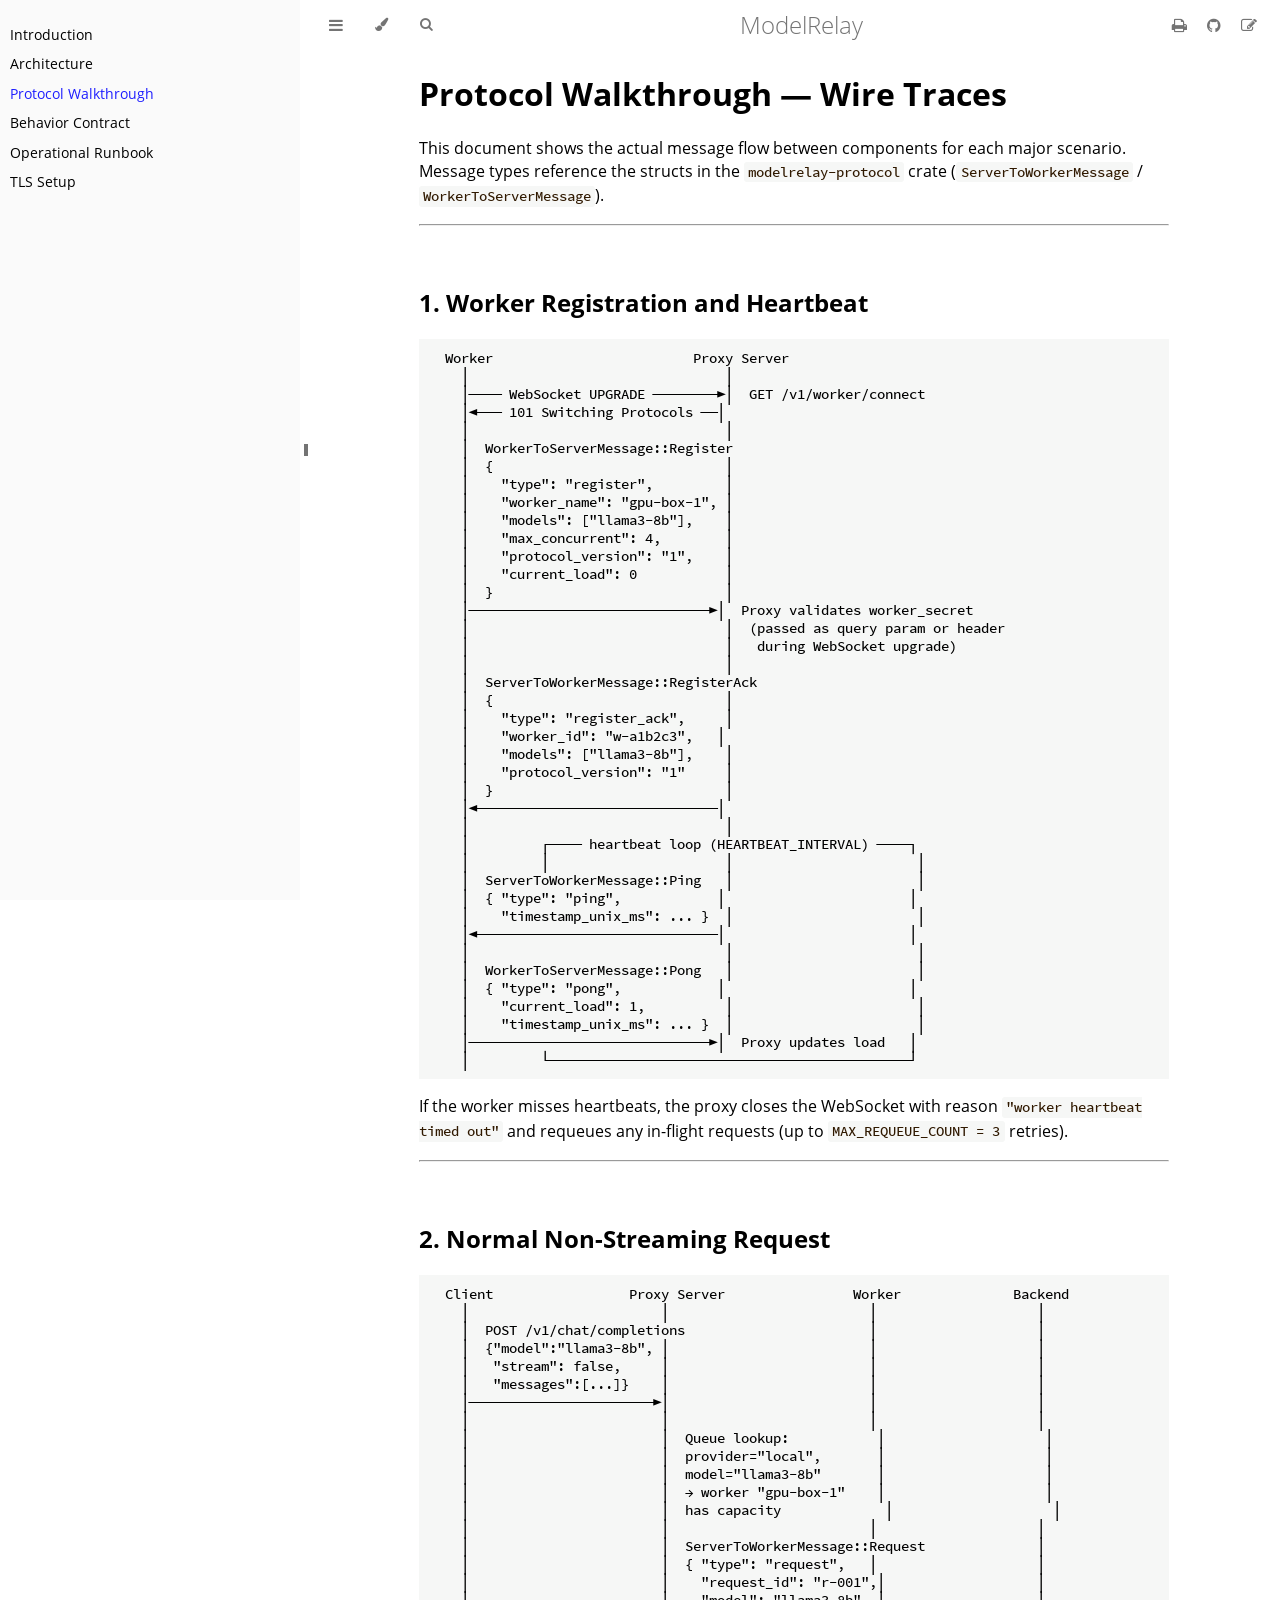
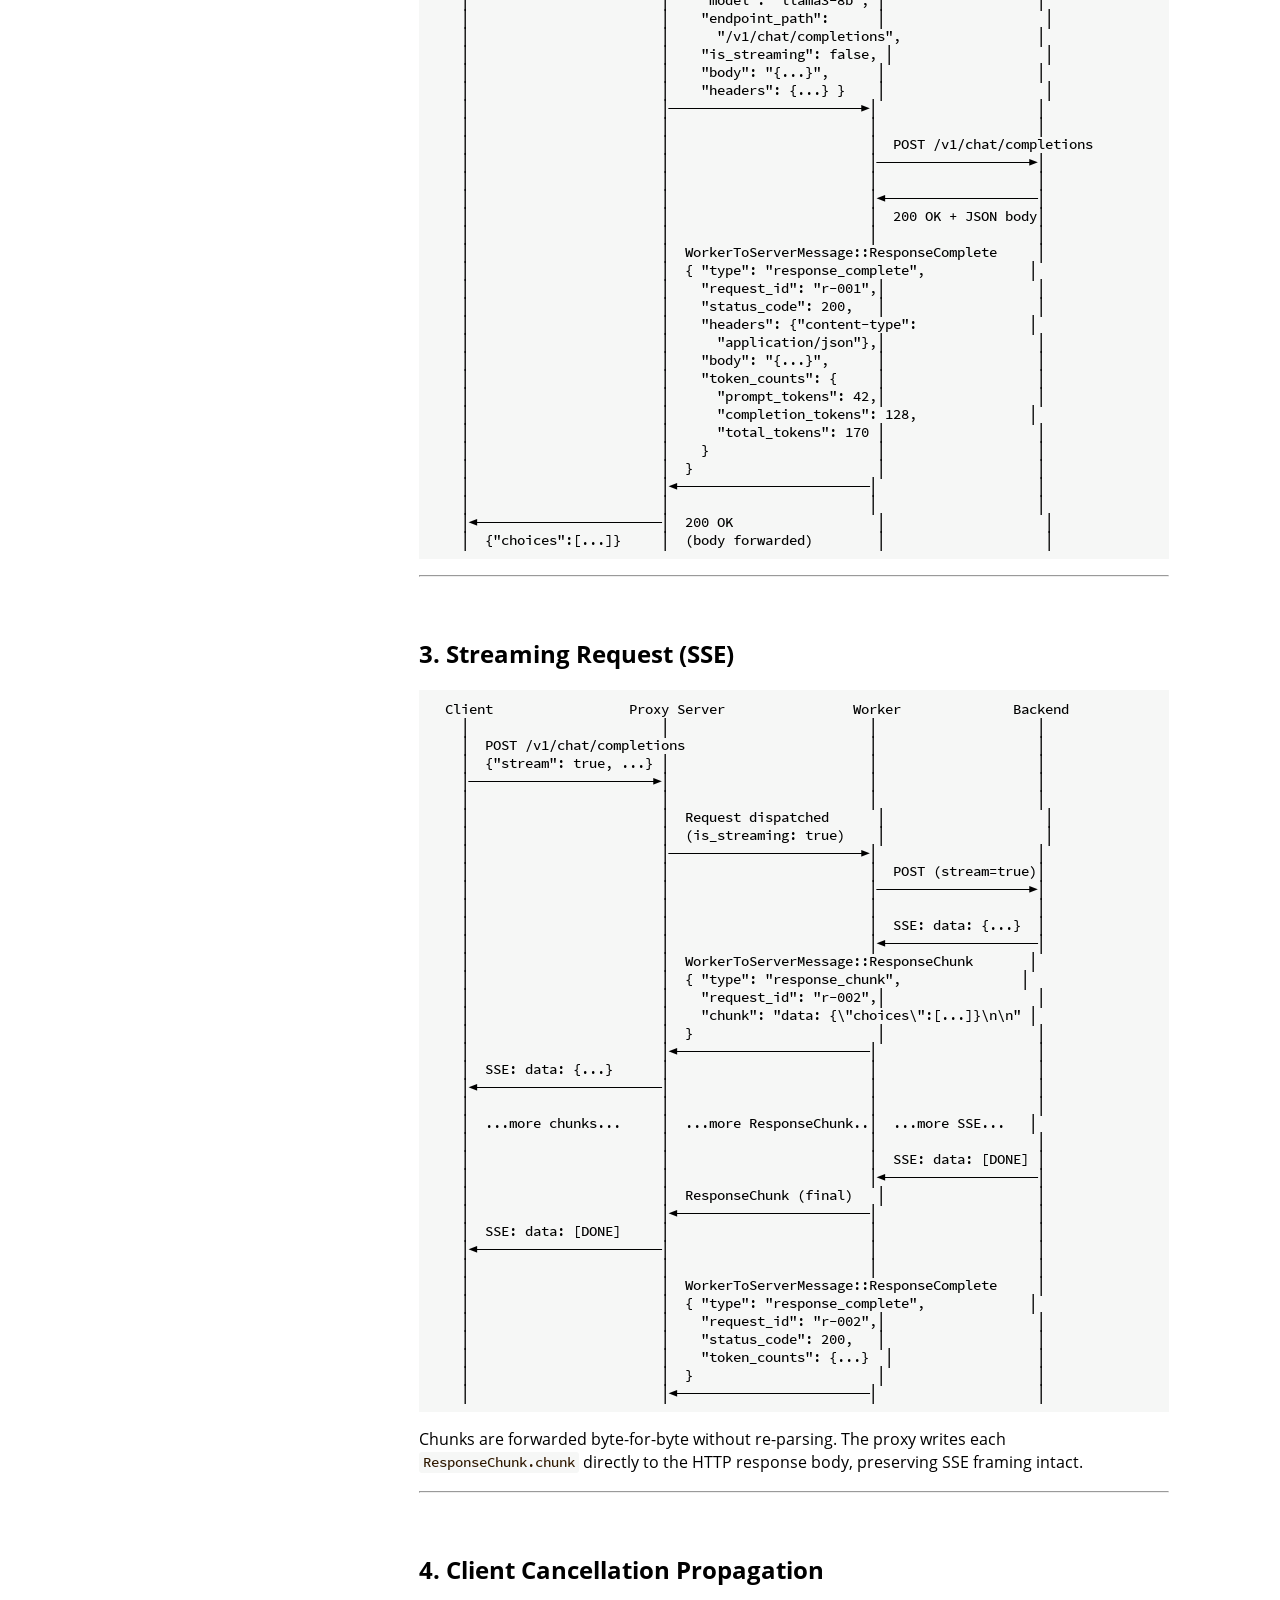
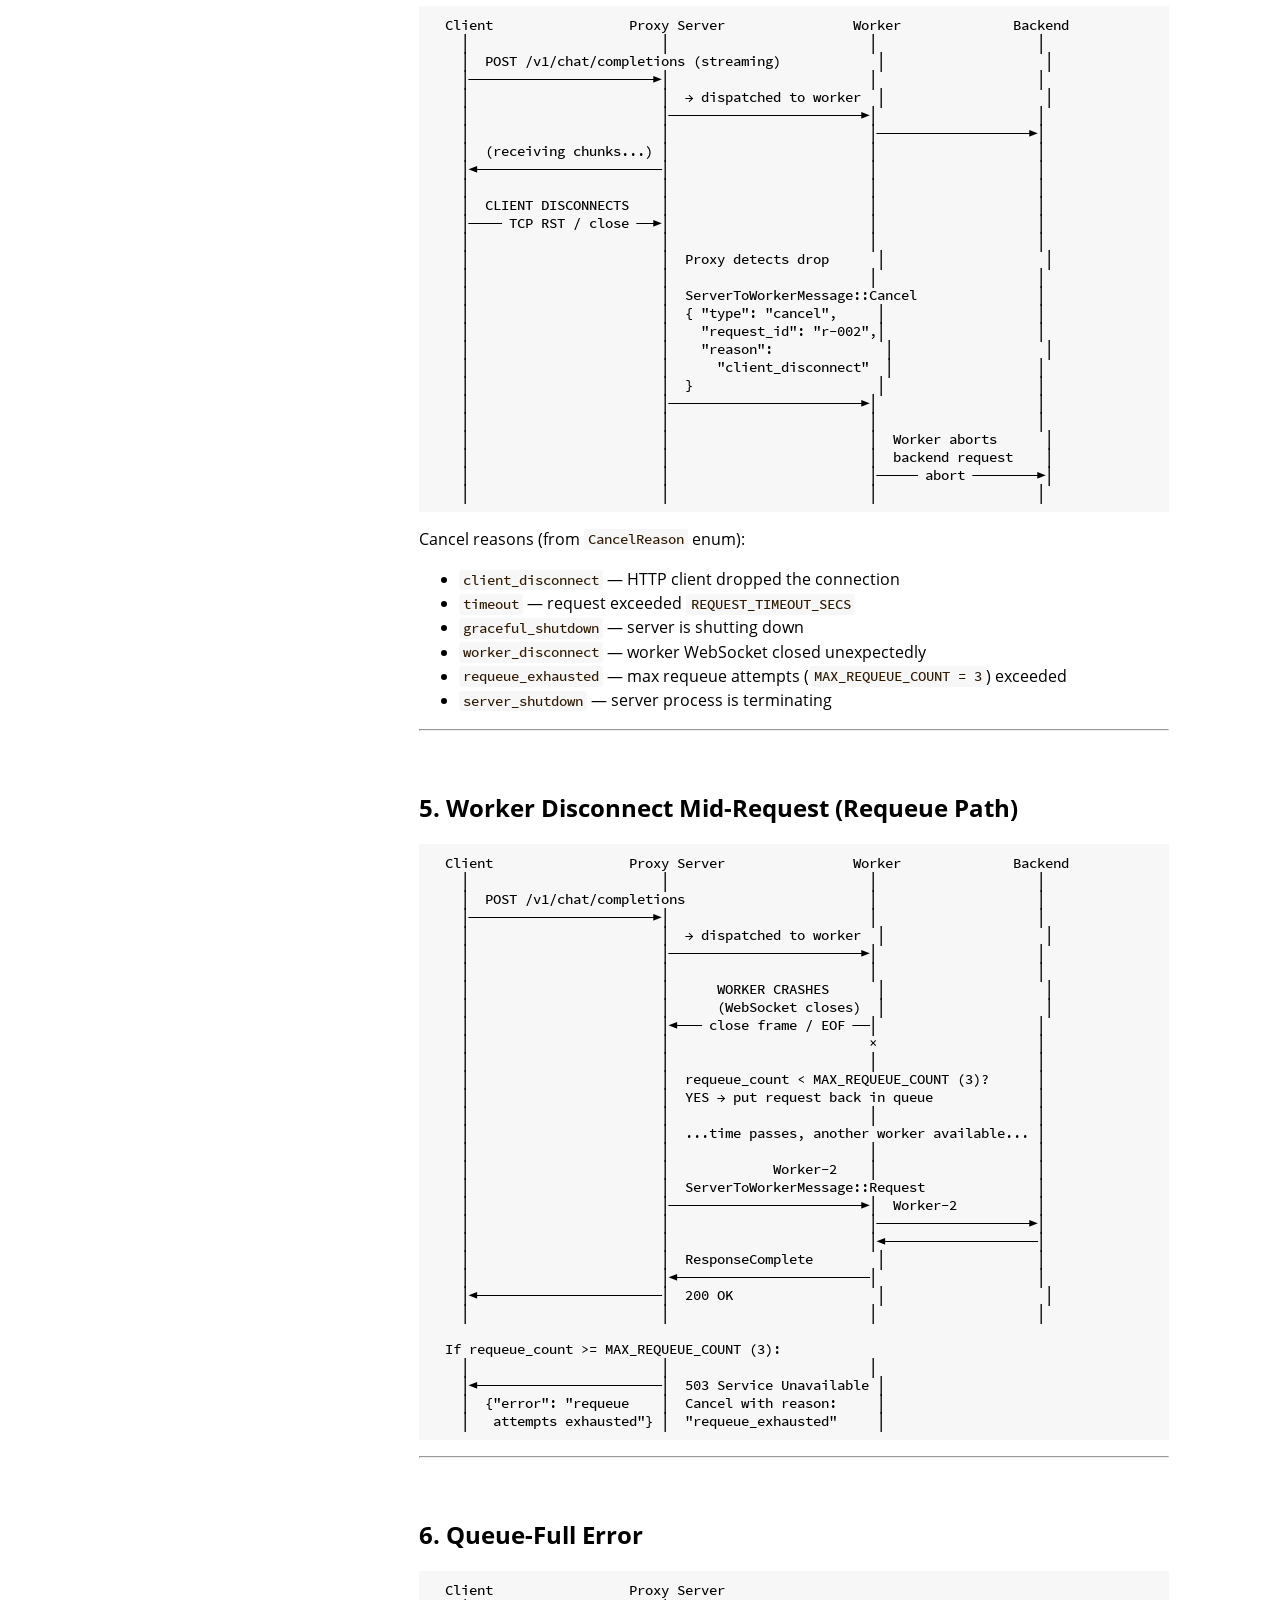
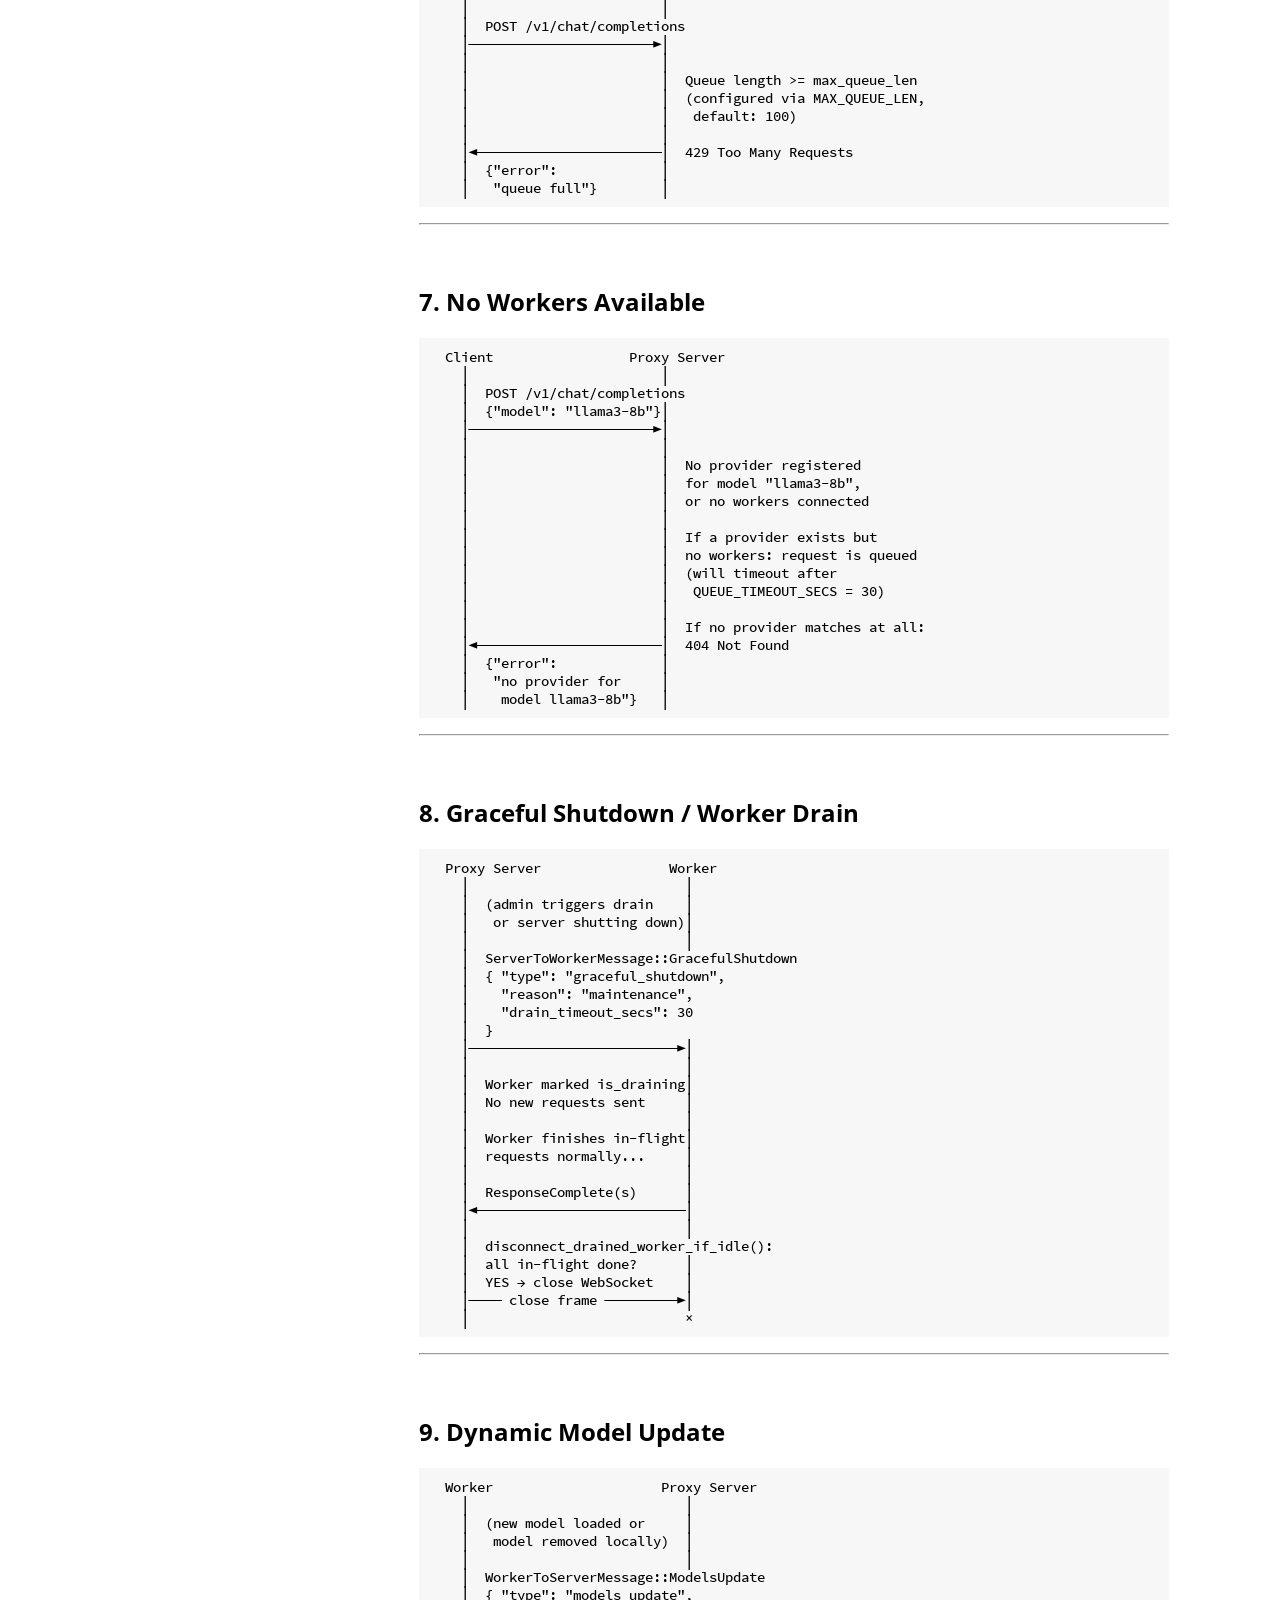
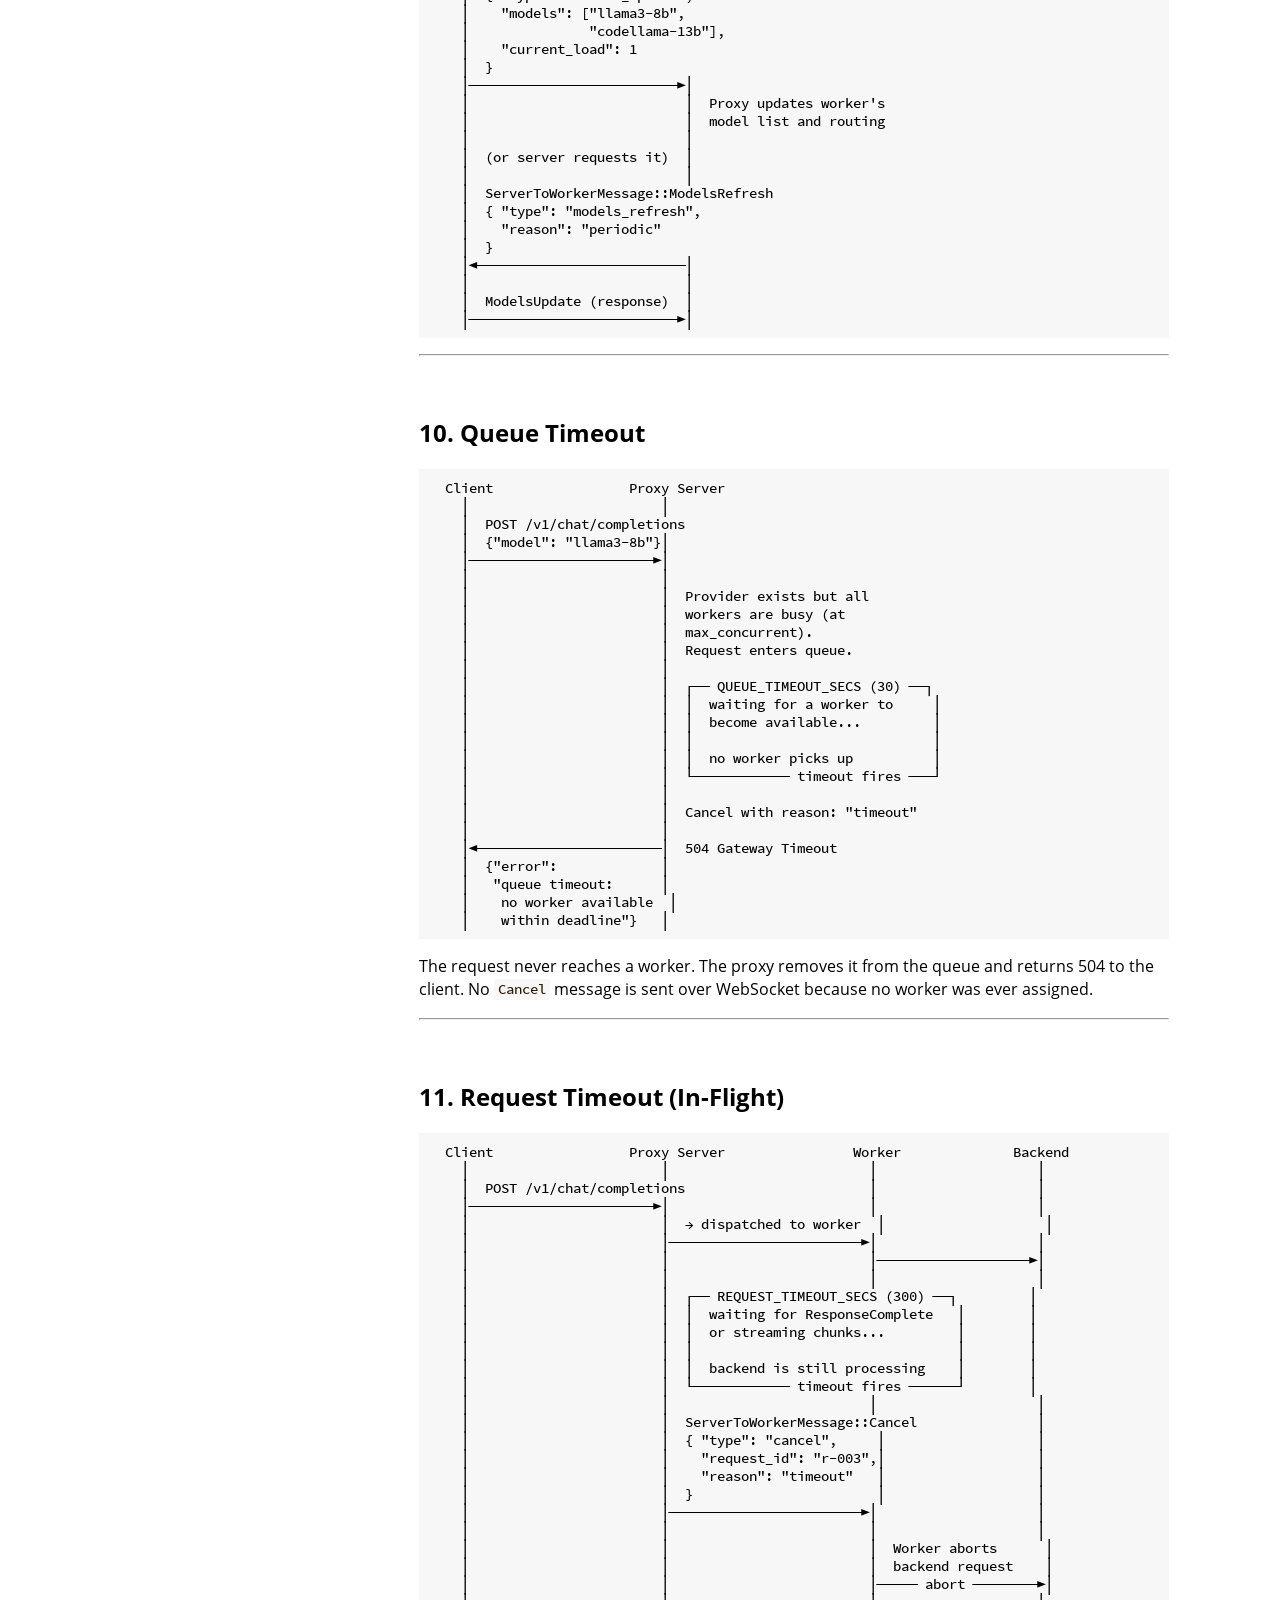
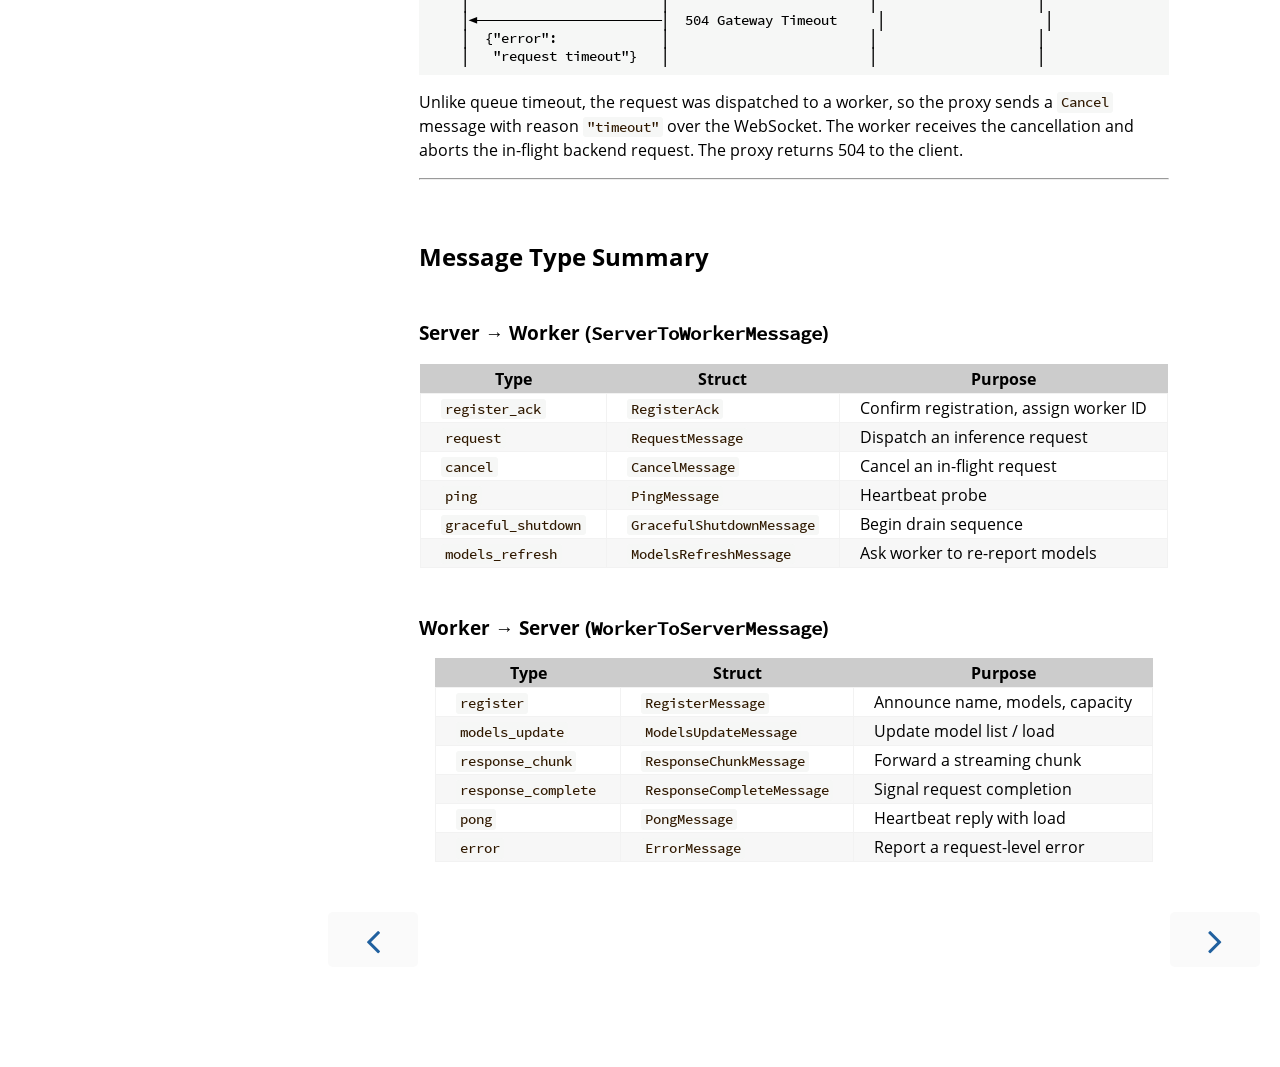
<file: protocol-walkthrough.html>
<!DOCTYPE HTML>
<html lang="en" class="light" dir="ltr">
    <head>
        <!-- Book generated using mdBook -->
        <meta charset="UTF-8">
        <title>Protocol Walkthrough - ModelRelay</title>


        <!-- Custom HTML head -->
        
        <meta name="description" content="Central HTTP LLM proxy that routes inference requests to authenticated remote workers over WebSocket.">
        <meta name="viewport" content="width=device-width, initial-scale=1">
        <meta name="theme-color" content="#ffffff">

        <link rel="icon" href="favicon.svg">
        <link rel="shortcut icon" href="favicon.png">
        <link rel="stylesheet" href="css/variables.css">
        <link rel="stylesheet" href="css/general.css">
        <link rel="stylesheet" href="css/chrome.css">
        <link rel="stylesheet" href="css/print.css" media="print">

        <!-- Fonts -->
        <link rel="stylesheet" href="FontAwesome/css/font-awesome.css">
        <link rel="stylesheet" href="fonts/fonts.css">

        <!-- Highlight.js Stylesheets -->
        <link rel="stylesheet" href="highlight.css">
        <link rel="stylesheet" href="tomorrow-night.css">
        <link rel="stylesheet" href="ayu-highlight.css">

        <!-- Custom theme stylesheets -->

    </head>
    <body class="sidebar-visible no-js">
    <div id="body-container">
        <!-- Provide site root to javascript -->
        <script>
            var path_to_root = "";
            var default_theme = window.matchMedia("(prefers-color-scheme: dark)").matches ? "navy" : "light";
        </script>

        <!-- Work around some values being stored in localStorage wrapped in quotes -->
        <script>
            try {
                var theme = localStorage.getItem('mdbook-theme');
                var sidebar = localStorage.getItem('mdbook-sidebar');

                if (theme.startsWith('"') && theme.endsWith('"')) {
                    localStorage.setItem('mdbook-theme', theme.slice(1, theme.length - 1));
                }

                if (sidebar.startsWith('"') && sidebar.endsWith('"')) {
                    localStorage.setItem('mdbook-sidebar', sidebar.slice(1, sidebar.length - 1));
                }
            } catch (e) { }
        </script>

        <!-- Set the theme before any content is loaded, prevents flash -->
        <script>
            var theme;
            try { theme = localStorage.getItem('mdbook-theme'); } catch(e) { }
            if (theme === null || theme === undefined) { theme = default_theme; }
            var html = document.querySelector('html');
            html.classList.remove('light')
            html.classList.add(theme);
            var body = document.querySelector('body');
            body.classList.remove('no-js')
            body.classList.add('js');
        </script>

        <input type="checkbox" id="sidebar-toggle-anchor" class="hidden">

        <!-- Hide / unhide sidebar before it is displayed -->
        <script>
            var body = document.querySelector('body');
            var sidebar = null;
            var sidebar_toggle = document.getElementById("sidebar-toggle-anchor");
            if (document.body.clientWidth >= 1080) {
                try { sidebar = localStorage.getItem('mdbook-sidebar'); } catch(e) { }
                sidebar = sidebar || 'visible';
            } else {
                sidebar = 'hidden';
            }
            sidebar_toggle.checked = sidebar === 'visible';
            body.classList.remove('sidebar-visible');
            body.classList.add("sidebar-" + sidebar);
        </script>

        <nav id="sidebar" class="sidebar" aria-label="Table of contents">
            <div class="sidebar-scrollbox">
                <ol class="chapter"><li class="chapter-item expanded affix "><a href="index.html">Introduction</a></li><li class="chapter-item expanded affix "><a href="architecture.html">Architecture</a></li><li class="chapter-item expanded affix "><a href="protocol-walkthrough.html" class="active">Protocol Walkthrough</a></li><li class="chapter-item expanded affix "><a href="behavior-contract.html">Behavior Contract</a></li><li class="chapter-item expanded affix "><a href="runbook.html">Operational Runbook</a></li><li class="chapter-item expanded affix "><a href="tls.html">TLS Setup</a></li></ol>
            </div>
            <div id="sidebar-resize-handle" class="sidebar-resize-handle">
                <div class="sidebar-resize-indicator"></div>
            </div>
        </nav>

        <!-- Track and set sidebar scroll position -->
        <script>
            var sidebarScrollbox = document.querySelector('#sidebar .sidebar-scrollbox');
            sidebarScrollbox.addEventListener('click', function(e) {
                if (e.target.tagName === 'A') {
                    sessionStorage.setItem('sidebar-scroll', sidebarScrollbox.scrollTop);
                }
            }, { passive: true });
            var sidebarScrollTop = sessionStorage.getItem('sidebar-scroll');
            sessionStorage.removeItem('sidebar-scroll');
            if (sidebarScrollTop) {
                // preserve sidebar scroll position when navigating via links within sidebar
                sidebarScrollbox.scrollTop = sidebarScrollTop;
            } else {
                // scroll sidebar to current active section when navigating via "next/previous chapter" buttons
                var activeSection = document.querySelector('#sidebar .active');
                if (activeSection) {
                    activeSection.scrollIntoView({ block: 'center' });
                }
            }
        </script>

        <div id="page-wrapper" class="page-wrapper">

            <div class="page">
                                <div id="menu-bar-hover-placeholder"></div>
                <div id="menu-bar" class="menu-bar sticky">
                    <div class="left-buttons">
                        <label id="sidebar-toggle" class="icon-button" for="sidebar-toggle-anchor" title="Toggle Table of Contents" aria-label="Toggle Table of Contents" aria-controls="sidebar">
                            <i class="fa fa-bars"></i>
                        </label>
                        <button id="theme-toggle" class="icon-button" type="button" title="Change theme" aria-label="Change theme" aria-haspopup="true" aria-expanded="false" aria-controls="theme-list">
                            <i class="fa fa-paint-brush"></i>
                        </button>
                        <ul id="theme-list" class="theme-popup" aria-label="Themes" role="menu">
                            <li role="none"><button role="menuitem" class="theme" id="light">Light</button></li>
                            <li role="none"><button role="menuitem" class="theme" id="rust">Rust</button></li>
                            <li role="none"><button role="menuitem" class="theme" id="coal">Coal</button></li>
                            <li role="none"><button role="menuitem" class="theme" id="navy">Navy</button></li>
                            <li role="none"><button role="menuitem" class="theme" id="ayu">Ayu</button></li>
                        </ul>
                        <button id="search-toggle" class="icon-button" type="button" title="Search. (Shortkey: s)" aria-label="Toggle Searchbar" aria-expanded="false" aria-keyshortcuts="S" aria-controls="searchbar">
                            <i class="fa fa-search"></i>
                        </button>
                    </div>

                    <h1 class="menu-title">ModelRelay</h1>

                    <div class="right-buttons">
                        <a href="print.html" title="Print this book" aria-label="Print this book">
                            <i id="print-button" class="fa fa-print"></i>
                        </a>
                        <a href="https://github.com/ericflo/modelrelay" title="Git repository" aria-label="Git repository">
                            <i id="git-repository-button" class="fa fa-github"></i>
                        </a>
                        <a href="https://github.com/ericflo/modelrelay/edit/main/docs/protocol-walkthrough.md" title="Suggest an edit" aria-label="Suggest an edit">
                            <i id="git-edit-button" class="fa fa-edit"></i>
                        </a>

                    </div>
                </div>

                <div id="search-wrapper" class="hidden">
                    <form id="searchbar-outer" class="searchbar-outer">
                        <input type="search" id="searchbar" name="searchbar" placeholder="Search this book ..." aria-controls="searchresults-outer" aria-describedby="searchresults-header">
                    </form>
                    <div id="searchresults-outer" class="searchresults-outer hidden">
                        <div id="searchresults-header" class="searchresults-header"></div>
                        <ul id="searchresults">
                        </ul>
                    </div>
                </div>

                <!-- Apply ARIA attributes after the sidebar and the sidebar toggle button are added to the DOM -->
                <script>
                    document.getElementById('sidebar-toggle').setAttribute('aria-expanded', sidebar === 'visible');
                    document.getElementById('sidebar').setAttribute('aria-hidden', sidebar !== 'visible');
                    Array.from(document.querySelectorAll('#sidebar a')).forEach(function(link) {
                        link.setAttribute('tabIndex', sidebar === 'visible' ? 0 : -1);
                    });
                </script>

                <div id="content" class="content">
                    <main>
                        <h1 id="protocol-walkthrough--wire-traces"><a class="header" href="#protocol-walkthrough--wire-traces">Protocol Walkthrough — Wire Traces</a></h1>
<p>This document shows the actual message flow between components for each
major scenario.  Message types reference the structs in the
<code>modelrelay-protocol</code> crate (<code>ServerToWorkerMessage</code> / <code>WorkerToServerMessage</code>).</p>
<hr />
<h2 id="1-worker-registration-and-heartbeat"><a class="header" href="#1-worker-registration-and-heartbeat">1. Worker Registration and Heartbeat</a></h2>
<pre><code>  Worker                         Proxy Server
    │                                │
    │──── WebSocket UPGRADE ────────►│  GET /v1/worker/connect
    │◄─── 101 Switching Protocols ──│
    │                                │
    │  WorkerToServerMessage::Register
    │  {                             │
    │    "type": "register",         │
    │    "worker_name": "gpu-box-1", │
    │    "models": ["llama3-8b"],    │
    │    "max_concurrent": 4,        │
    │    "protocol_version": "1",    │
    │    "current_load": 0           │
    │  }                             │
    │──────────────────────────────►│  Proxy validates worker_secret
    │                                │  (passed as query param or header
    │                                │   during WebSocket upgrade)
    │                                │
    │  ServerToWorkerMessage::RegisterAck
    │  {                             │
    │    "type": "register_ack",     │
    │    "worker_id": "w-a1b2c3",   │
    │    "models": ["llama3-8b"],    │
    │    "protocol_version": "1"     │
    │  }                             │
    │◄──────────────────────────────│
    │                                │
    │         ┌──── heartbeat loop (HEARTBEAT_INTERVAL) ────┐
    │         │                      │                       │
    │  ServerToWorkerMessage::Ping   │                       │
    │  { "type": "ping",            │                       │
    │    "timestamp_unix_ms": ... }  │                       │
    │◄──────────────────────────────│                       │
    │                                │                       │
    │  WorkerToServerMessage::Pong   │                       │
    │  { "type": "pong",            │                       │
    │    "current_load": 1,          │                       │
    │    "timestamp_unix_ms": ... }  │                       │
    │──────────────────────────────►│  Proxy updates load   │
    │         └─────────────────────────────────────────────┘
</code></pre>
<p>If the worker misses heartbeats, the proxy closes the WebSocket with
reason <code>"worker heartbeat timed out"</code> and requeues any in-flight requests
(up to <code>MAX_REQUEUE_COUNT = 3</code> retries).</p>
<hr />
<h2 id="2-normal-non-streaming-request"><a class="header" href="#2-normal-non-streaming-request">2. Normal Non-Streaming Request</a></h2>
<pre><code>  Client                 Proxy Server                Worker              Backend
    │                        │                         │                    │
    │  POST /v1/chat/completions                       │                    │
    │  {"model":"llama3-8b", │                         │                    │
    │   "stream": false,     │                         │                    │
    │   "messages":[...]}    │                         │                    │
    │───────────────────────►│                         │                    │
    │                        │                         │                    │
    │                        │  Queue lookup:           │                    │
    │                        │  provider="local",       │                    │
    │                        │  model="llama3-8b"       │                    │
    │                        │  → worker "gpu-box-1"    │                    │
    │                        │  has capacity             │                    │
    │                        │                         │                    │
    │                        │  ServerToWorkerMessage::Request              │
    │                        │  { "type": "request",   │                    │
    │                        │    "request_id": "r-001",│                   │
    │                        │    "model": "llama3-8b", │                   │
    │                        │    "endpoint_path":      │                    │
    │                        │      "/v1/chat/completions",                 │
    │                        │    "is_streaming": false, │                   │
    │                        │    "body": "{...}",      │                   │
    │                        │    "headers": {...} }    │                    │
    │                        │────────────────────────►│                    │
    │                        │                         │                    │
    │                        │                         │  POST /v1/chat/completions
    │                        │                         │───────────────────►│
    │                        │                         │                    │
    │                        │                         │◄───────────────────│
    │                        │                         │  200 OK + JSON body│
    │                        │                         │                    │
    │                        │  WorkerToServerMessage::ResponseComplete     │
    │                        │  { "type": "response_complete",             │
    │                        │    "request_id": "r-001",│                   │
    │                        │    "status_code": 200,   │                   │
    │                        │    "headers": {"content-type":              │
    │                        │      "application/json"},│                   │
    │                        │    "body": "{...}",      │                   │
    │                        │    "token_counts": {     │                   │
    │                        │      "prompt_tokens": 42,│                   │
    │                        │      "completion_tokens": 128,              │
    │                        │      "total_tokens": 170 │                   │
    │                        │    }                     │                   │
    │                        │  }                       │                   │
    │                        │◄────────────────────────│                    │
    │                        │                         │                    │
    │◄───────────────────────│  200 OK                  │                    │
    │  {"choices":[...]}     │  (body forwarded)        │                    │
</code></pre>
<hr />
<h2 id="3-streaming-request-sse"><a class="header" href="#3-streaming-request-sse">3. Streaming Request (SSE)</a></h2>
<pre><code>  Client                 Proxy Server                Worker              Backend
    │                        │                         │                    │
    │  POST /v1/chat/completions                       │                    │
    │  {"stream": true, ...} │                         │                    │
    │───────────────────────►│                         │                    │
    │                        │                         │                    │
    │                        │  Request dispatched      │                    │
    │                        │  (is_streaming: true)    │                    │
    │                        │────────────────────────►│                    │
    │                        │                         │  POST (stream=true)│
    │                        │                         │───────────────────►│
    │                        │                         │                    │
    │                        │                         │  SSE: data: {...}  │
    │                        │                         │◄───────────────────│
    │                        │  WorkerToServerMessage::ResponseChunk       │
    │                        │  { "type": "response_chunk",               │
    │                        │    "request_id": "r-002",│                   │
    │                        │    "chunk": "data: {\"choices\":[...]}\n\n" │
    │                        │  }                       │                   │
    │                        │◄────────────────────────│                    │
    │  SSE: data: {...}      │                         │                    │
    │◄───────────────────────│                         │                    │
    │                        │                         │                    │
    │  ...more chunks...     │  ...more ResponseChunk..│  ...more SSE...   │
    │                        │                         │                    │
    │                        │                         │  SSE: data: [DONE] │
    │                        │                         │◄───────────────────│
    │                        │  ResponseChunk (final)   │                   │
    │                        │◄────────────────────────│                    │
    │  SSE: data: [DONE]     │                         │                    │
    │◄───────────────────────│                         │                    │
    │                        │                         │                    │
    │                        │  WorkerToServerMessage::ResponseComplete     │
    │                        │  { "type": "response_complete",             │
    │                        │    "request_id": "r-002",│                   │
    │                        │    "status_code": 200,   │                   │
    │                        │    "token_counts": {...}  │                  │
    │                        │  }                       │                   │
    │                        │◄────────────────────────│                    │
</code></pre>
<p>Chunks are forwarded byte-for-byte without re-parsing.  The proxy writes
each <code>ResponseChunk.chunk</code> directly to the HTTP response body, preserving
SSE framing intact.</p>
<hr />
<h2 id="4-client-cancellation-propagation"><a class="header" href="#4-client-cancellation-propagation">4. Client Cancellation Propagation</a></h2>
<pre><code>  Client                 Proxy Server                Worker              Backend
    │                        │                         │                    │
    │  POST /v1/chat/completions (streaming)            │                    │
    │───────────────────────►│                         │                    │
    │                        │  → dispatched to worker  │                    │
    │                        │────────────────────────►│                    │
    │                        │                         │───────────────────►│
    │  (receiving chunks...) │                         │                    │
    │◄───────────────────────│                         │                    │
    │                        │                         │                    │
    │  CLIENT DISCONNECTS    │                         │                    │
    │──── TCP RST / close ──►│                         │                    │
    │                        │                         │                    │
    │                        │  Proxy detects drop      │                    │
    │                        │                         │                    │
    │                        │  ServerToWorkerMessage::Cancel               │
    │                        │  { "type": "cancel",     │                   │
    │                        │    "request_id": "r-002",│                   │
    │                        │    "reason":              │                   │
    │                        │      "client_disconnect"  │                  │
    │                        │  }                       │                   │
    │                        │────────────────────────►│                    │
    │                        │                         │                    │
    │                        │                         │  Worker aborts      │
    │                        │                         │  backend request    │
    │                        │                         │───── abort ────────►│
    │                        │                         │                    │
</code></pre>
<p>Cancel reasons (from <code>CancelReason</code> enum):</p>
<ul>
<li><code>client_disconnect</code> — HTTP client dropped the connection</li>
<li><code>timeout</code> — request exceeded <code>REQUEST_TIMEOUT_SECS</code></li>
<li><code>graceful_shutdown</code> — server is shutting down</li>
<li><code>worker_disconnect</code> — worker WebSocket closed unexpectedly</li>
<li><code>requeue_exhausted</code> — max requeue attempts (<code>MAX_REQUEUE_COUNT = 3</code>) exceeded</li>
<li><code>server_shutdown</code> — server process is terminating</li>
</ul>
<hr />
<h2 id="5-worker-disconnect-mid-request-requeue-path"><a class="header" href="#5-worker-disconnect-mid-request-requeue-path">5. Worker Disconnect Mid-Request (Requeue Path)</a></h2>
<pre><code>  Client                 Proxy Server                Worker              Backend
    │                        │                         │                    │
    │  POST /v1/chat/completions                       │                    │
    │───────────────────────►│                         │                    │
    │                        │  → dispatched to worker  │                    │
    │                        │────────────────────────►│                    │
    │                        │                         │                    │
    │                        │      WORKER CRASHES      │                    │
    │                        │      (WebSocket closes)  │                    │
    │                        │◄─── close frame / EOF ──│                    │
    │                        │                         ×                    │
    │                        │                         │                    │
    │                        │  requeue_count &lt; MAX_REQUEUE_COUNT (3)?      │
    │                        │  YES → put request back in queue             │
    │                        │                         │                    │
    │                        │  ...time passes, another worker available... │
    │                        │                         │                    │
    │                        │             Worker-2    │                    │
    │                        │  ServerToWorkerMessage::Request              │
    │                        │────────────────────────►│  Worker-2          │
    │                        │                         │───────────────────►│
    │                        │                         │◄───────────────────│
    │                        │  ResponseComplete        │                   │
    │                        │◄────────────────────────│                    │
    │◄───────────────────────│  200 OK                  │                    │
    │                        │                         │                    │

  If requeue_count &gt;= MAX_REQUEUE_COUNT (3):
    │                        │                         │
    │◄───────────────────────│  503 Service Unavailable │
    │  {"error": "requeue    │  Cancel with reason:     │
    │   attempts exhausted"} │  "requeue_exhausted"     │
</code></pre>
<hr />
<h2 id="6-queue-full-error"><a class="header" href="#6-queue-full-error">6. Queue-Full Error</a></h2>
<pre><code>  Client                 Proxy Server
    │                        │
    │  POST /v1/chat/completions
    │───────────────────────►│
    │                        │
    │                        │  Queue length &gt;= max_queue_len
    │                        │  (configured via MAX_QUEUE_LEN,
    │                        │   default: 100)
    │                        │
    │◄───────────────────────│  429 Too Many Requests
    │  {"error":             │
    │   "queue full"}        │
</code></pre>
<hr />
<h2 id="7-no-workers-available"><a class="header" href="#7-no-workers-available">7. No Workers Available</a></h2>
<pre><code>  Client                 Proxy Server
    │                        │
    │  POST /v1/chat/completions
    │  {"model": "llama3-8b"}│
    │───────────────────────►│
    │                        │
    │                        │  No provider registered
    │                        │  for model "llama3-8b",
    │                        │  or no workers connected
    │                        │
    │                        │  If a provider exists but
    │                        │  no workers: request is queued
    │                        │  (will timeout after
    │                        │   QUEUE_TIMEOUT_SECS = 30)
    │                        │
    │                        │  If no provider matches at all:
    │◄───────────────────────│  404 Not Found
    │  {"error":             │
    │   "no provider for     │
    │    model llama3-8b"}   │
</code></pre>
<hr />
<h2 id="8-graceful-shutdown--worker-drain"><a class="header" href="#8-graceful-shutdown--worker-drain">8. Graceful Shutdown / Worker Drain</a></h2>
<pre><code>  Proxy Server                Worker
    │                           │
    │  (admin triggers drain    │
    │   or server shutting down)│
    │                           │
    │  ServerToWorkerMessage::GracefulShutdown
    │  { "type": "graceful_shutdown",
    │    "reason": "maintenance",
    │    "drain_timeout_secs": 30
    │  }
    │──────────────────────────►│
    │                           │
    │  Worker marked is_draining│
    │  No new requests sent     │
    │                           │
    │  Worker finishes in-flight│
    │  requests normally...     │
    │                           │
    │  ResponseComplete(s)      │
    │◄──────────────────────────│
    │                           │
    │  disconnect_drained_worker_if_idle():
    │  all in-flight done?      │
    │  YES → close WebSocket    │
    │──── close frame ─────────►│
    │                           ×
</code></pre>
<hr />
<h2 id="9-dynamic-model-update"><a class="header" href="#9-dynamic-model-update">9. Dynamic Model Update</a></h2>
<pre><code>  Worker                     Proxy Server
    │                           │
    │  (new model loaded or     │
    │   model removed locally)  │
    │                           │
    │  WorkerToServerMessage::ModelsUpdate
    │  { "type": "models_update",
    │    "models": ["llama3-8b",
    │               "codellama-13b"],
    │    "current_load": 1
    │  }
    │──────────────────────────►│
    │                           │  Proxy updates worker's
    │                           │  model list and routing
    │                           │
    │  (or server requests it)  │
    │                           │
    │  ServerToWorkerMessage::ModelsRefresh
    │  { "type": "models_refresh",
    │    "reason": "periodic"
    │  }
    │◄──────────────────────────│
    │                           │
    │  ModelsUpdate (response)  │
    │──────────────────────────►│
</code></pre>
<hr />
<h2 id="10-queue-timeout"><a class="header" href="#10-queue-timeout">10. Queue Timeout</a></h2>
<pre><code>  Client                 Proxy Server
    │                        │
    │  POST /v1/chat/completions
    │  {"model": "llama3-8b"}│
    │───────────────────────►│
    │                        │
    │                        │  Provider exists but all
    │                        │  workers are busy (at
    │                        │  max_concurrent).
    │                        │  Request enters queue.
    │                        │
    │                        │  ┌── QUEUE_TIMEOUT_SECS (30) ──┐
    │                        │  │  waiting for a worker to     │
    │                        │  │  become available...         │
    │                        │  │                              │
    │                        │  │  no worker picks up          │
    │                        │  └──────────── timeout fires ───┘
    │                        │
    │                        │  Cancel with reason: "timeout"
    │                        │
    │◄───────────────────────│  504 Gateway Timeout
    │  {"error":             │
    │   "queue timeout:      │
    │    no worker available  │
    │    within deadline"}   │
</code></pre>
<p>The request never reaches a worker.  The proxy removes it from the queue
and returns 504 to the client.  No <code>Cancel</code> message is sent over WebSocket
because no worker was ever assigned.</p>
<hr />
<h2 id="11-request-timeout-in-flight"><a class="header" href="#11-request-timeout-in-flight">11. Request Timeout (In-Flight)</a></h2>
<pre><code>  Client                 Proxy Server                Worker              Backend
    │                        │                         │                    │
    │  POST /v1/chat/completions                       │                    │
    │───────────────────────►│                         │                    │
    │                        │  → dispatched to worker  │                    │
    │                        │────────────────────────►│                    │
    │                        │                         │───────────────────►│
    │                        │                         │                    │
    │                        │  ┌── REQUEST_TIMEOUT_SECS (300) ──┐         │
    │                        │  │  waiting for ResponseComplete   │        │
    │                        │  │  or streaming chunks...         │        │
    │                        │  │                                 │        │
    │                        │  │  backend is still processing    │        │
    │                        │  └──────────── timeout fires ──────┘        │
    │                        │                         │                    │
    │                        │  ServerToWorkerMessage::Cancel               │
    │                        │  { "type": "cancel",     │                   │
    │                        │    "request_id": "r-003",│                   │
    │                        │    "reason": "timeout"   │                   │
    │                        │  }                       │                   │
    │                        │────────────────────────►│                    │
    │                        │                         │                    │
    │                        │                         │  Worker aborts      │
    │                        │                         │  backend request    │
    │                        │                         │───── abort ────────►│
    │                        │                         │                    │
    │◄───────────────────────│  504 Gateway Timeout     │                    │
    │  {"error":             │                         │                    │
    │   "request timeout"}   │                         │                    │
</code></pre>
<p>Unlike queue timeout, the request was dispatched to a worker, so the proxy
sends a <code>Cancel</code> message with reason <code>"timeout"</code> over the WebSocket.  The
worker receives the cancellation and aborts the in-flight backend request.
The proxy returns 504 to the client.</p>
<hr />
<h2 id="message-type-summary"><a class="header" href="#message-type-summary">Message Type Summary</a></h2>
<h3 id="server--worker-servertoworkermessage"><a class="header" href="#server--worker-servertoworkermessage">Server → Worker (<code>ServerToWorkerMessage</code>)</a></h3>
<div class="table-wrapper"><table><thead><tr><th>Type</th><th>Struct</th><th>Purpose</th></tr></thead><tbody>
<tr><td><code>register_ack</code></td><td><code>RegisterAck</code></td><td>Confirm registration, assign worker ID</td></tr>
<tr><td><code>request</code></td><td><code>RequestMessage</code></td><td>Dispatch an inference request</td></tr>
<tr><td><code>cancel</code></td><td><code>CancelMessage</code></td><td>Cancel an in-flight request</td></tr>
<tr><td><code>ping</code></td><td><code>PingMessage</code></td><td>Heartbeat probe</td></tr>
<tr><td><code>graceful_shutdown</code></td><td><code>GracefulShutdownMessage</code></td><td>Begin drain sequence</td></tr>
<tr><td><code>models_refresh</code></td><td><code>ModelsRefreshMessage</code></td><td>Ask worker to re-report models</td></tr>
</tbody></table>
</div>
<h3 id="worker--server-workertoservermessage"><a class="header" href="#worker--server-workertoservermessage">Worker → Server (<code>WorkerToServerMessage</code>)</a></h3>
<div class="table-wrapper"><table><thead><tr><th>Type</th><th>Struct</th><th>Purpose</th></tr></thead><tbody>
<tr><td><code>register</code></td><td><code>RegisterMessage</code></td><td>Announce name, models, capacity</td></tr>
<tr><td><code>models_update</code></td><td><code>ModelsUpdateMessage</code></td><td>Update model list / load</td></tr>
<tr><td><code>response_chunk</code></td><td><code>ResponseChunkMessage</code></td><td>Forward a streaming chunk</td></tr>
<tr><td><code>response_complete</code></td><td><code>ResponseCompleteMessage</code></td><td>Signal request completion</td></tr>
<tr><td><code>pong</code></td><td><code>PongMessage</code></td><td>Heartbeat reply with load</td></tr>
<tr><td><code>error</code></td><td><code>ErrorMessage</code></td><td>Report a request-level error</td></tr>
</tbody></table>
</div>
                    </main>

                    <nav class="nav-wrapper" aria-label="Page navigation">
                        <!-- Mobile navigation buttons -->
                            <a rel="prev" href="architecture.html" class="mobile-nav-chapters previous" title="Previous chapter" aria-label="Previous chapter" aria-keyshortcuts="Left">
                                <i class="fa fa-angle-left"></i>
                            </a>

                            <a rel="next prefetch" href="behavior-contract.html" class="mobile-nav-chapters next" title="Next chapter" aria-label="Next chapter" aria-keyshortcuts="Right">
                                <i class="fa fa-angle-right"></i>
                            </a>

                        <div style="clear: both"></div>
                    </nav>
                </div>
            </div>

            <nav class="nav-wide-wrapper" aria-label="Page navigation">
                    <a rel="prev" href="architecture.html" class="nav-chapters previous" title="Previous chapter" aria-label="Previous chapter" aria-keyshortcuts="Left">
                        <i class="fa fa-angle-left"></i>
                    </a>

                    <a rel="next prefetch" href="behavior-contract.html" class="nav-chapters next" title="Next chapter" aria-label="Next chapter" aria-keyshortcuts="Right">
                        <i class="fa fa-angle-right"></i>
                    </a>
            </nav>

        </div>




        <script>
            window.playground_copyable = true;
        </script>


        <script src="elasticlunr.min.js"></script>
        <script src="mark.min.js"></script>
        <script src="searcher.js"></script>

        <script src="clipboard.min.js"></script>
        <script src="highlight.js"></script>
        <script src="book.js"></script>

        <!-- Custom JS scripts -->


    </div>
    </body>
</html>
</file>
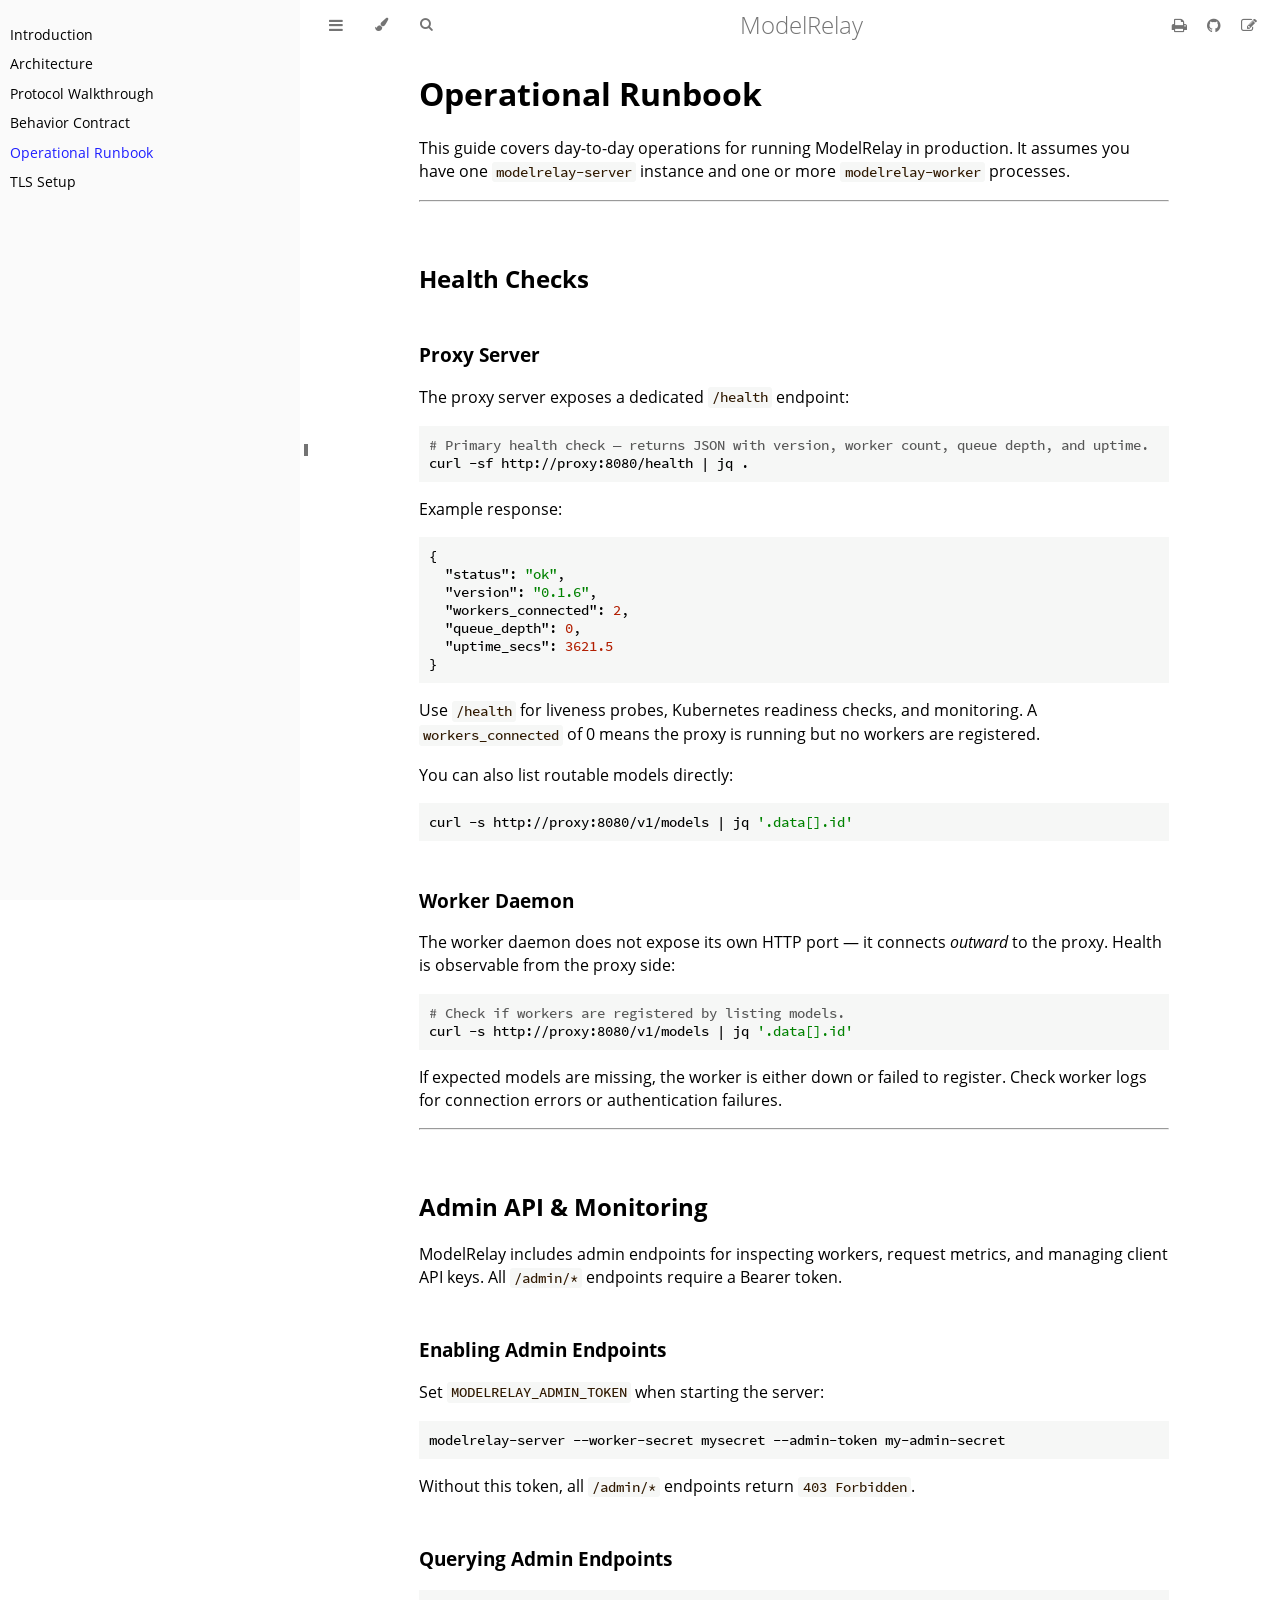
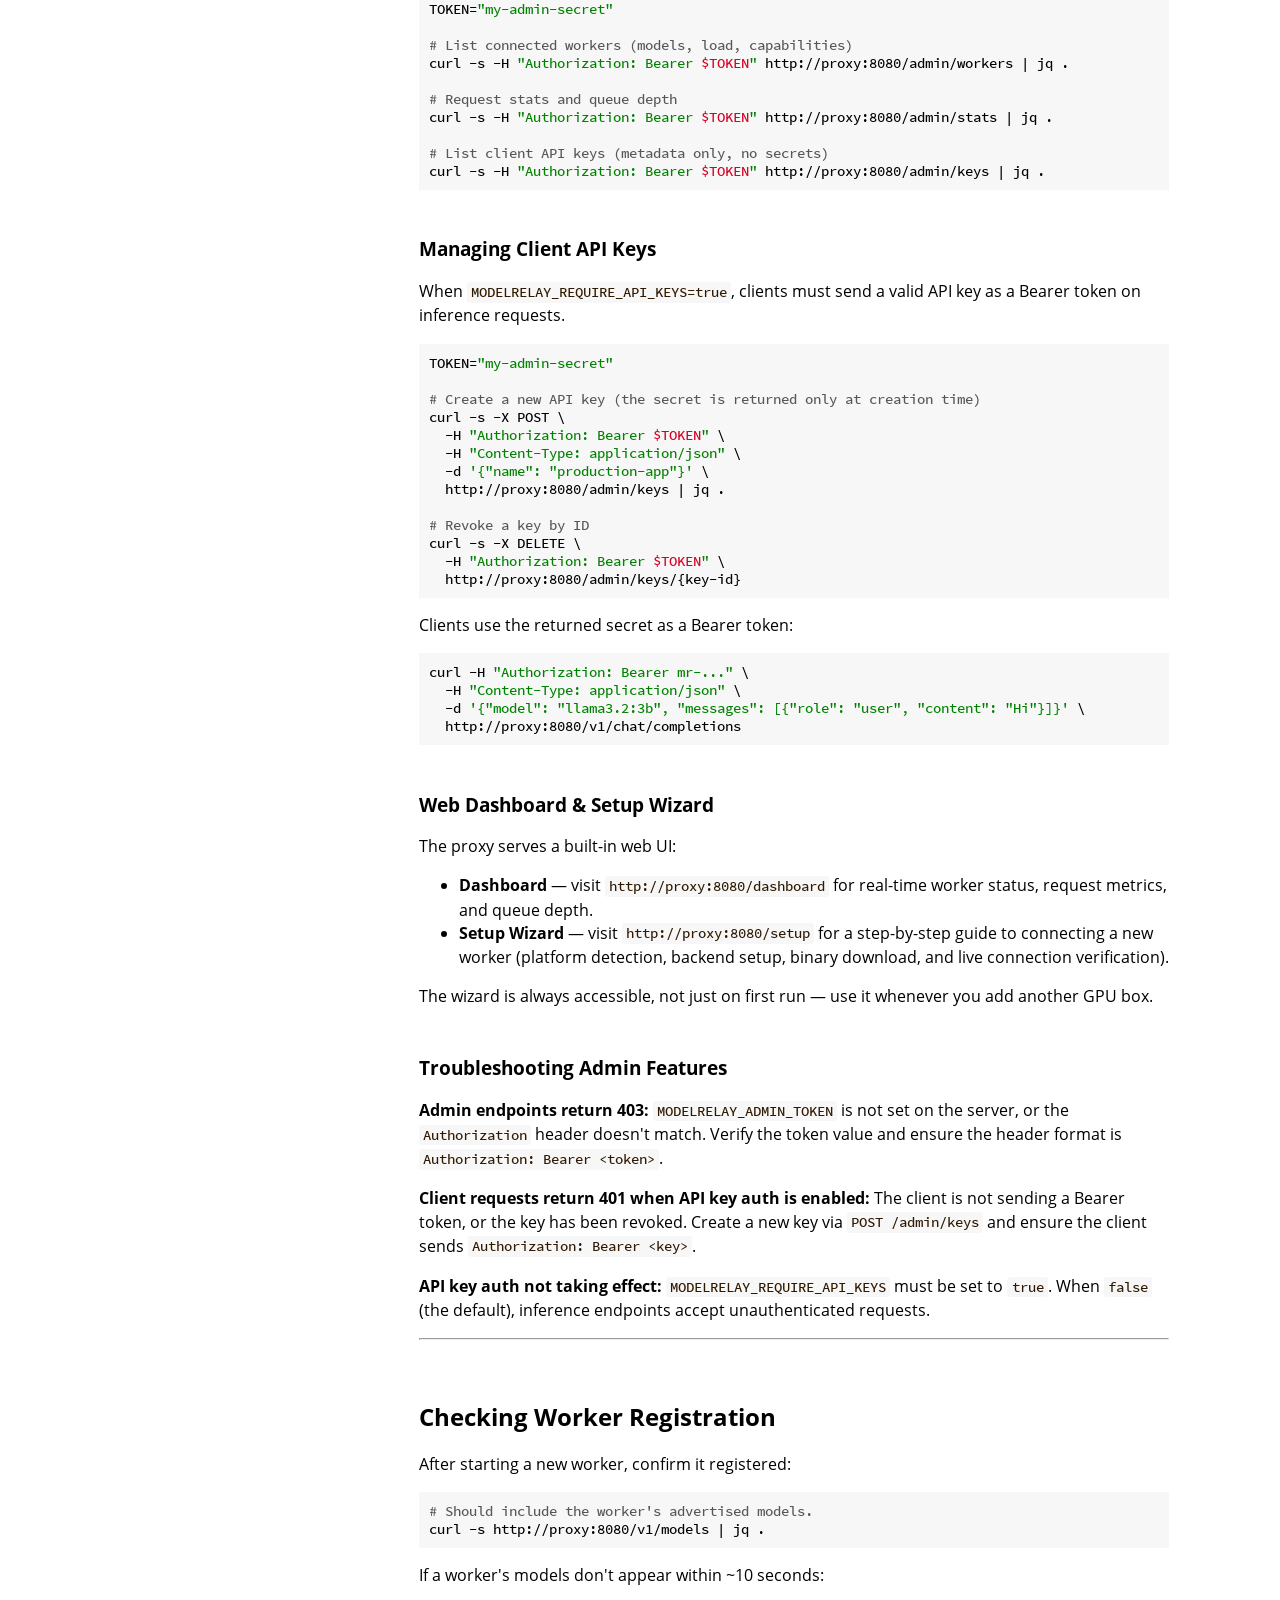
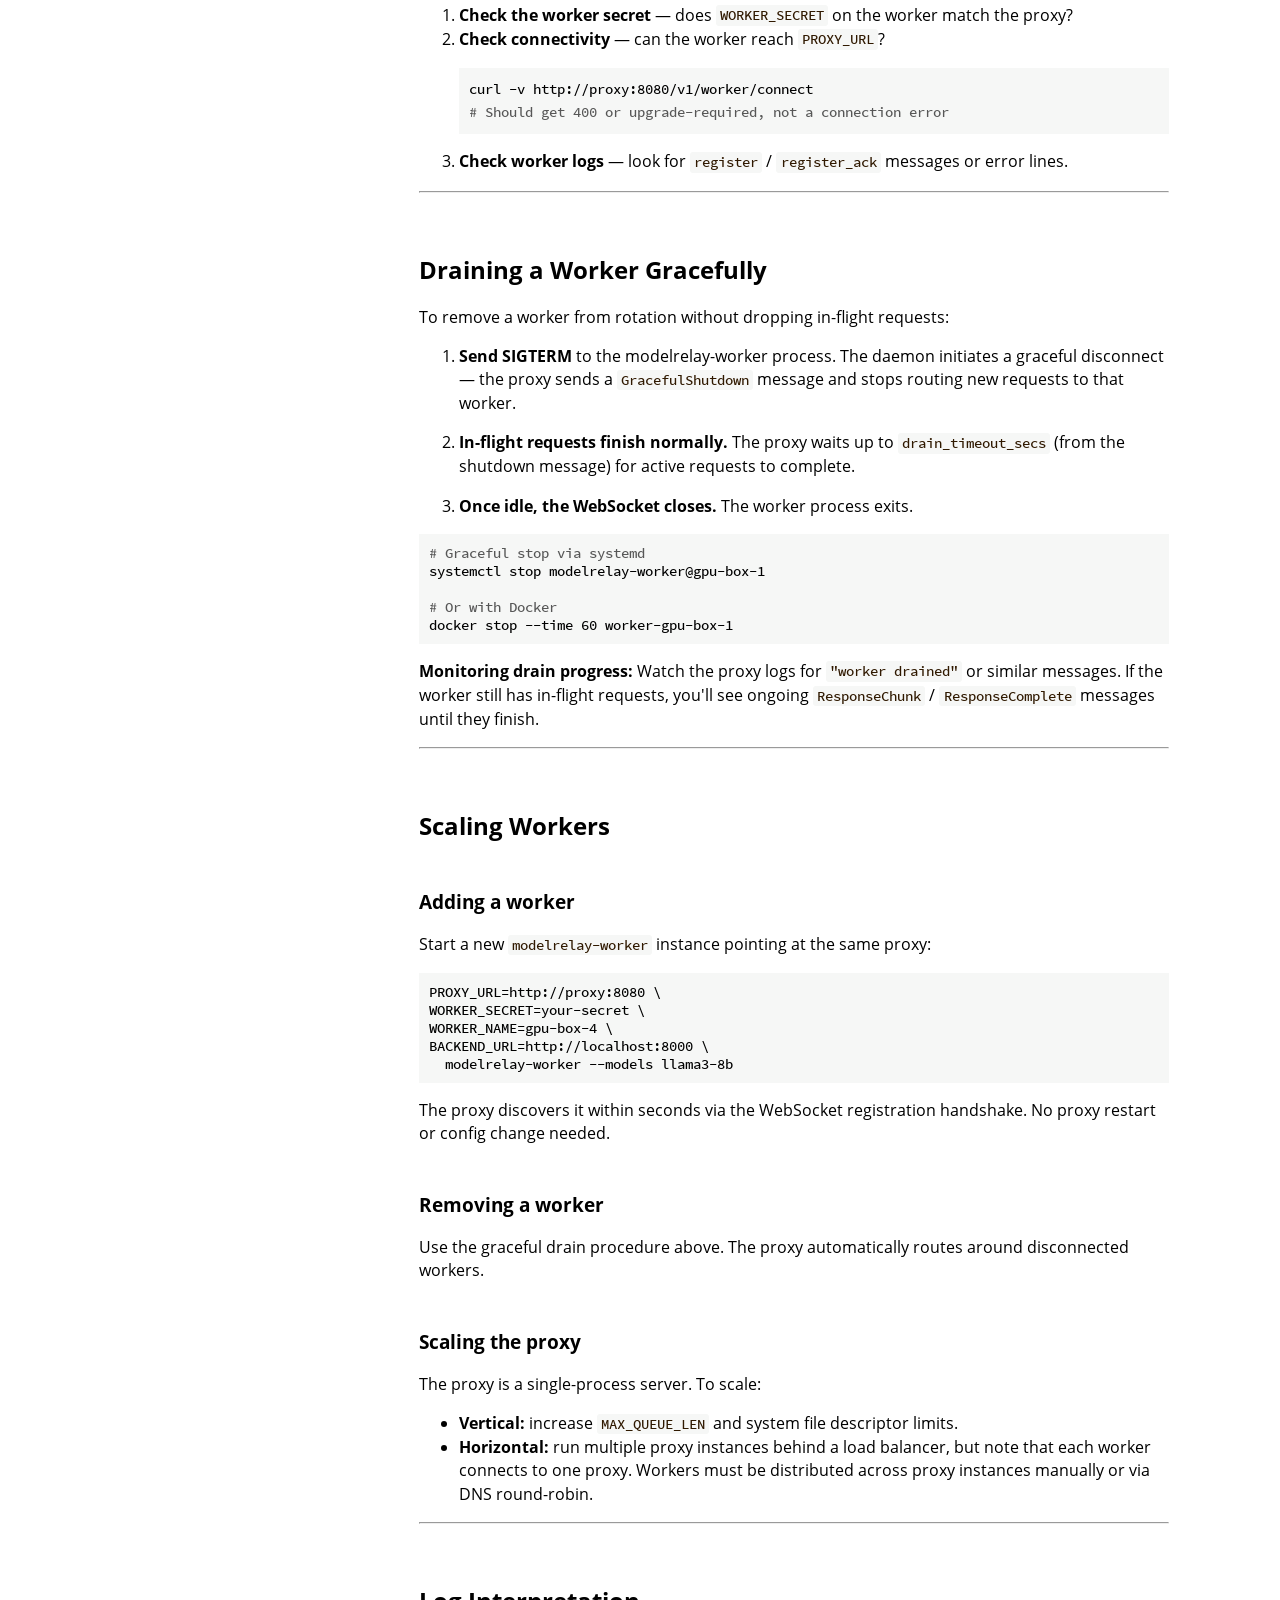
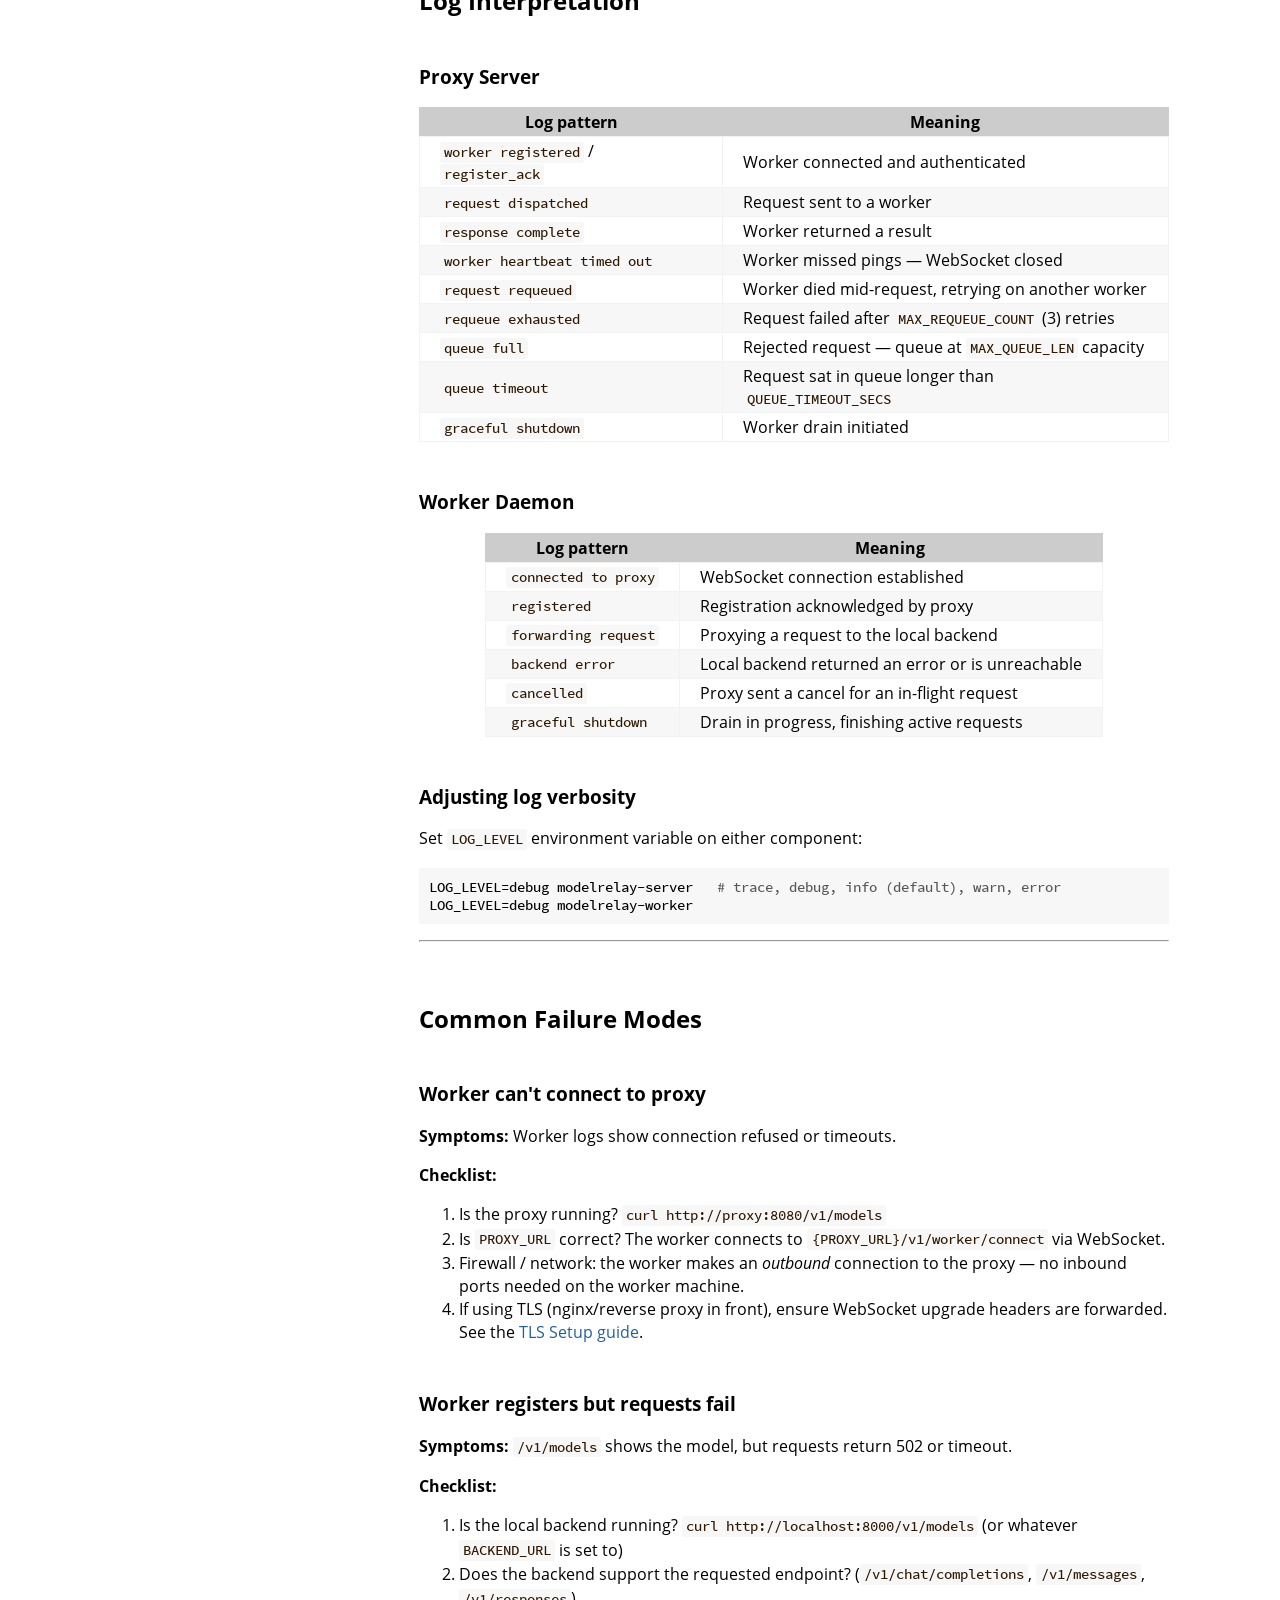
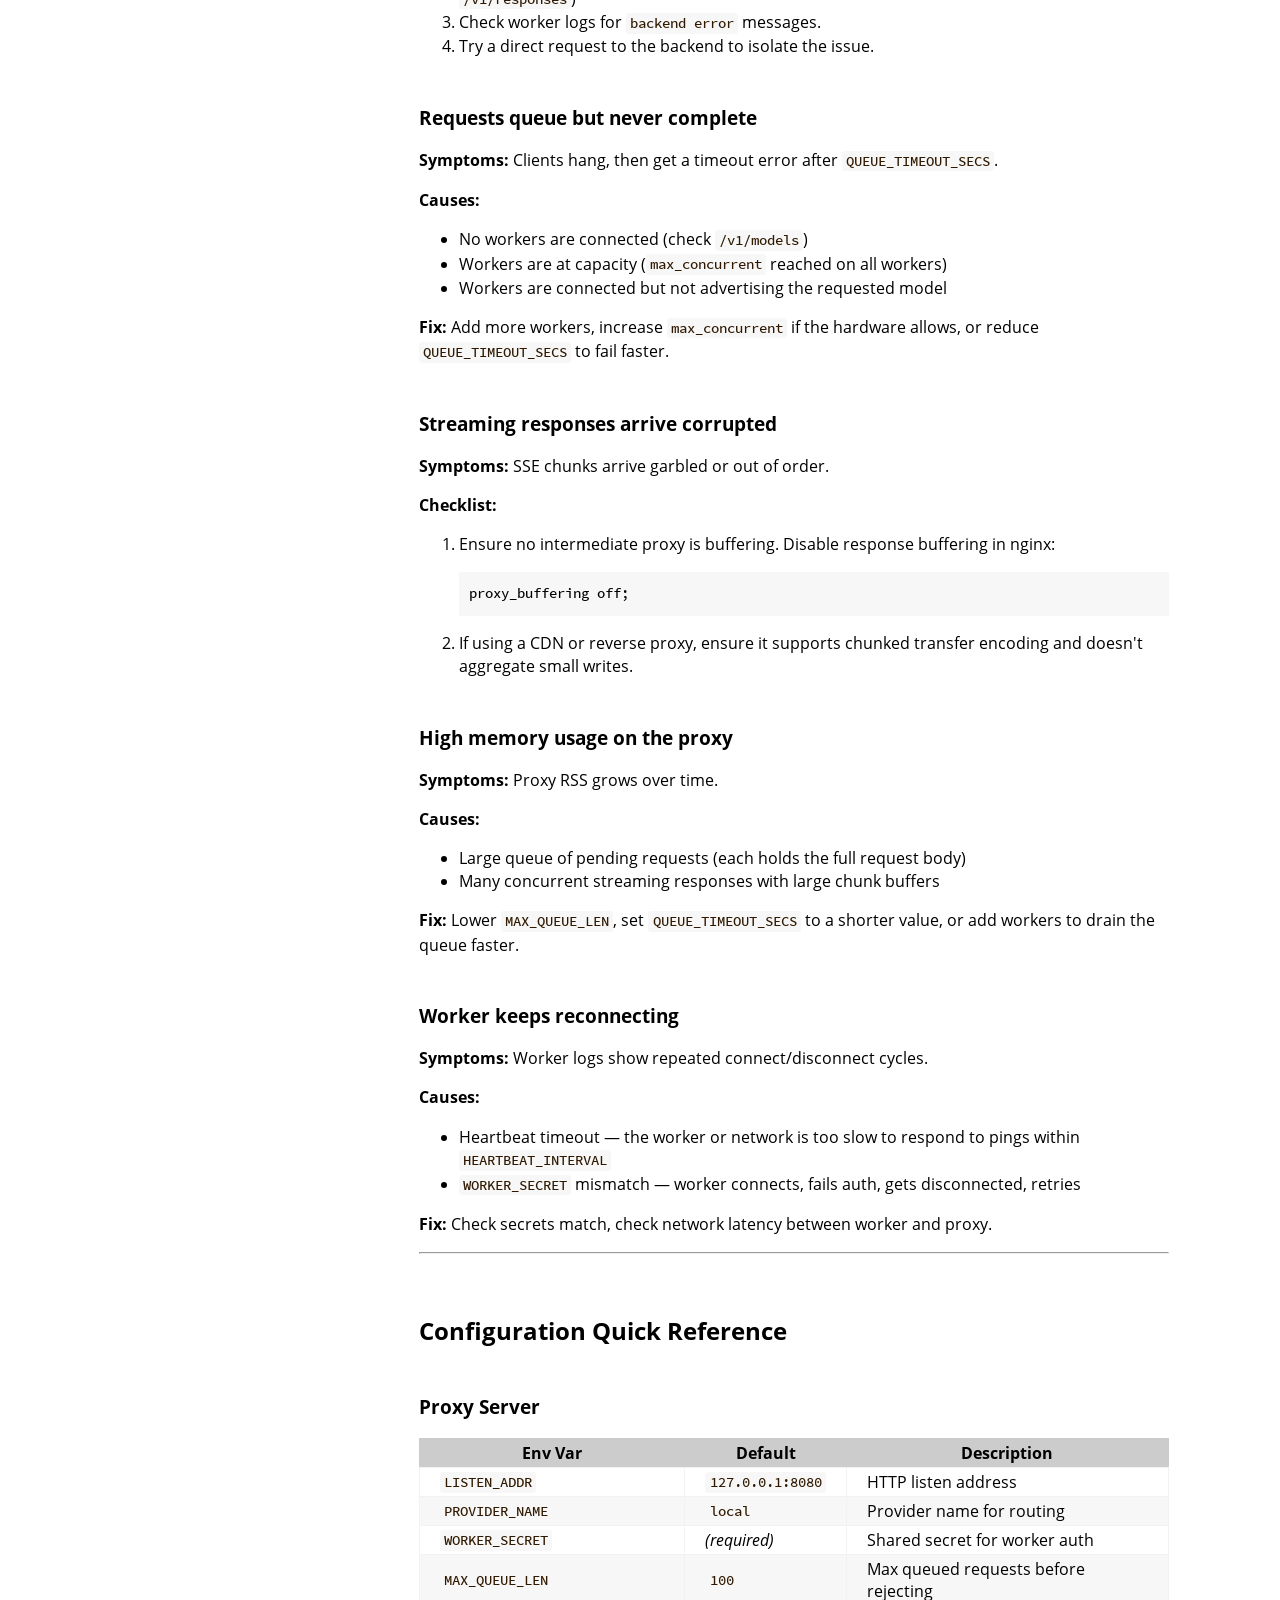
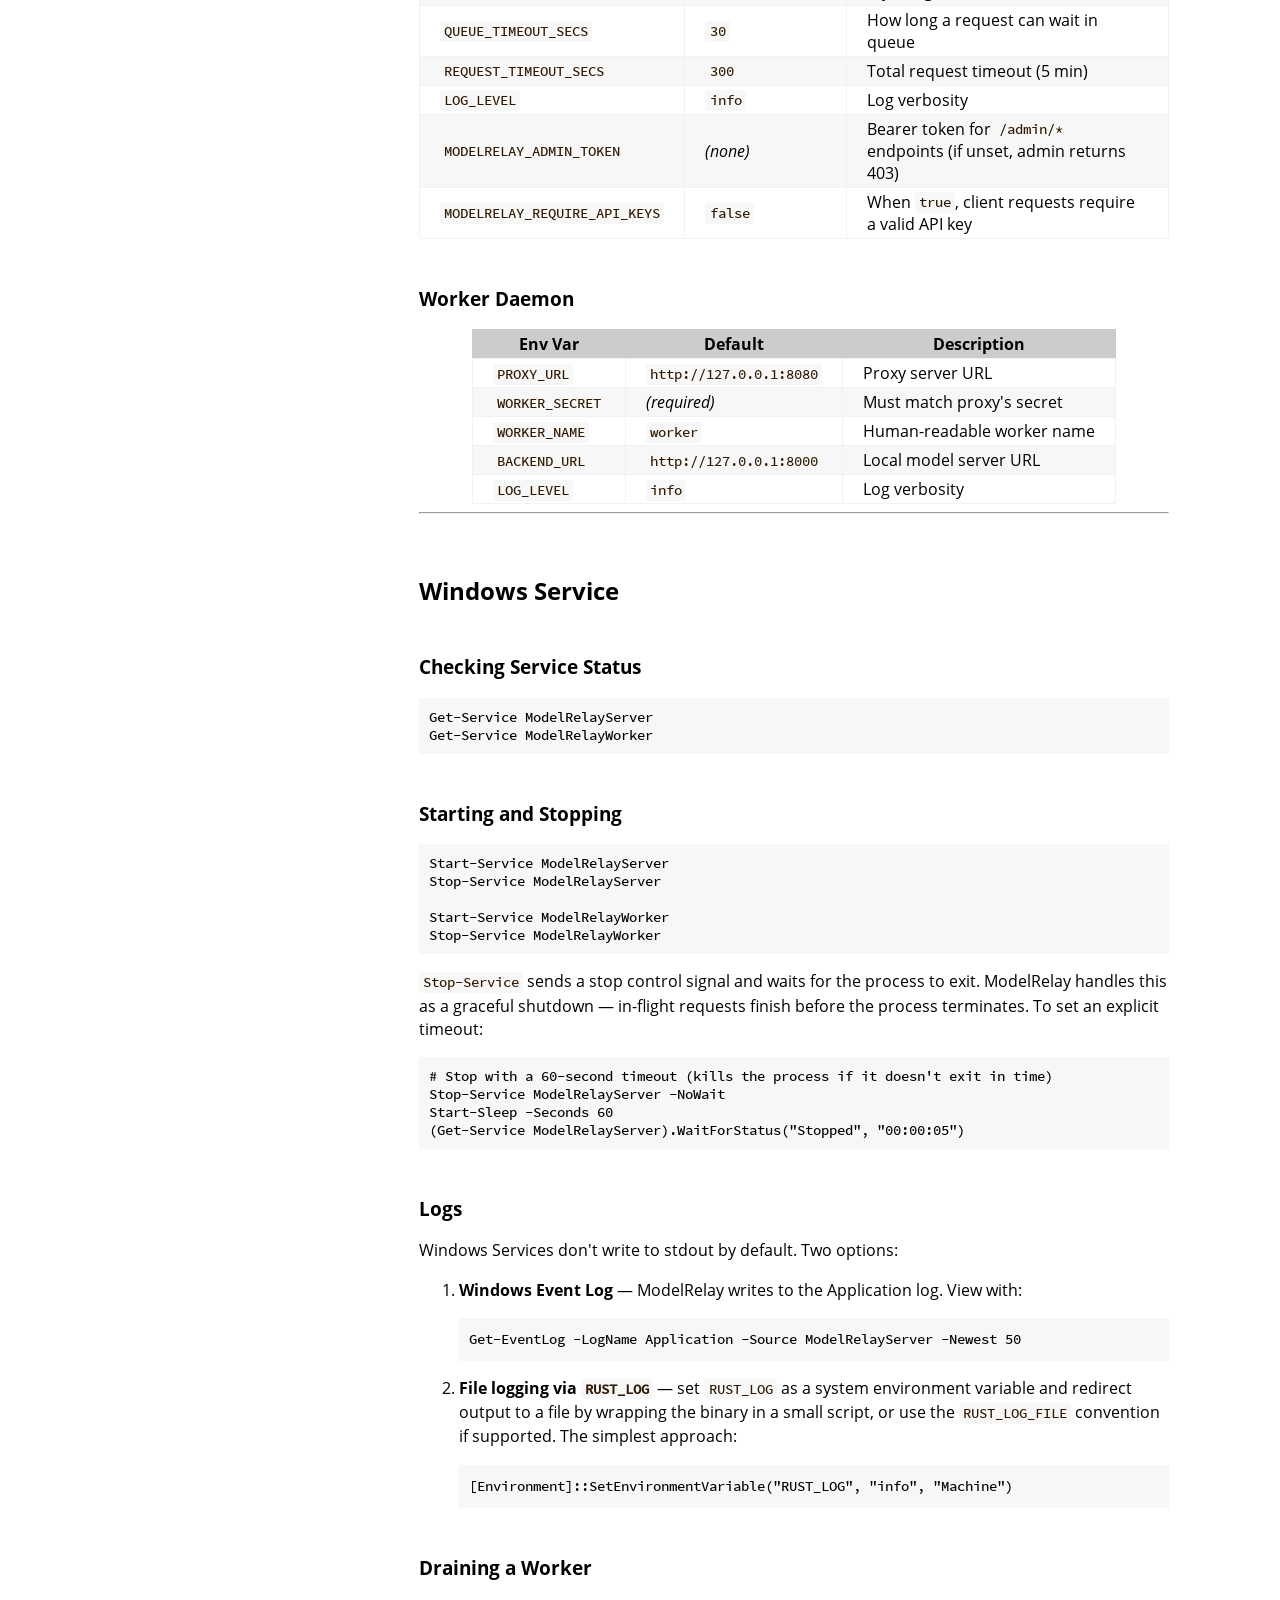
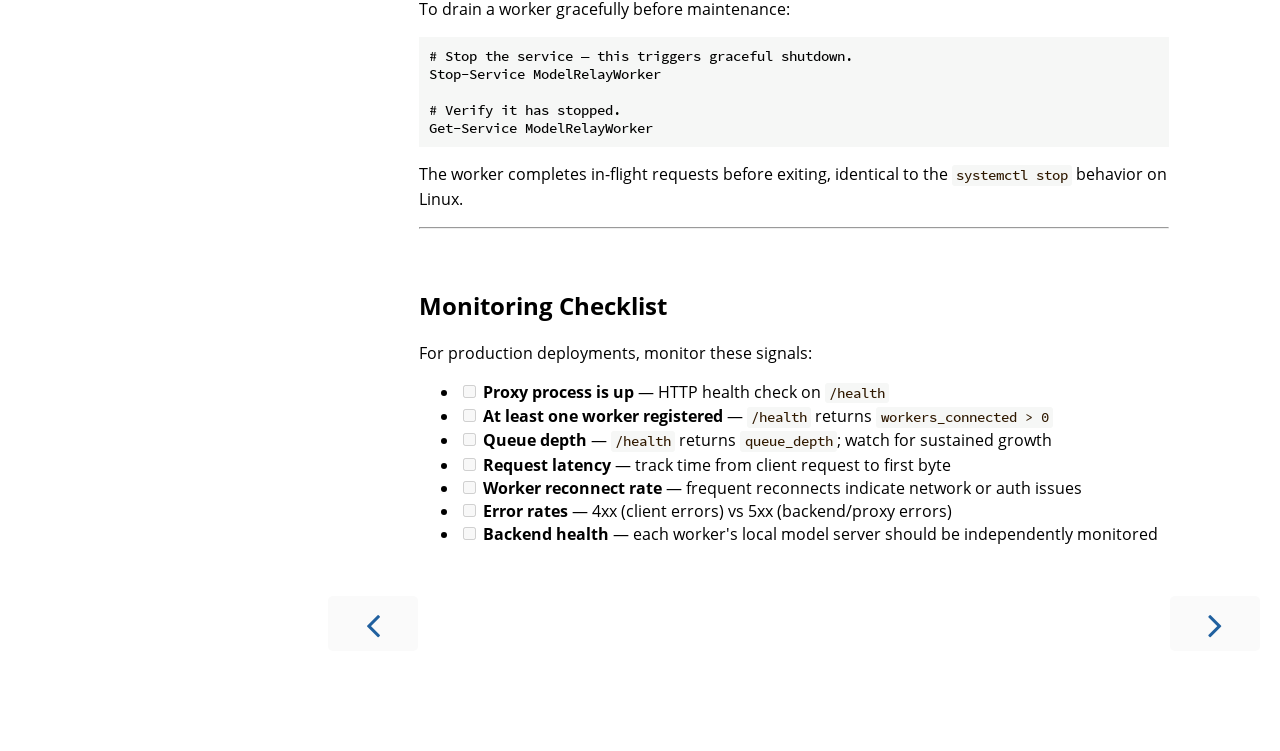
<file: runbook.html>
<!DOCTYPE HTML>
<html lang="en" class="light" dir="ltr">
    <head>
        <!-- Book generated using mdBook -->
        <meta charset="UTF-8">
        <title>Operational Runbook - ModelRelay</title>


        <!-- Custom HTML head -->
        
        <meta name="description" content="Central HTTP LLM proxy that routes inference requests to authenticated remote workers over WebSocket.">
        <meta name="viewport" content="width=device-width, initial-scale=1">
        <meta name="theme-color" content="#ffffff">

        <link rel="icon" href="favicon.svg">
        <link rel="shortcut icon" href="favicon.png">
        <link rel="stylesheet" href="css/variables.css">
        <link rel="stylesheet" href="css/general.css">
        <link rel="stylesheet" href="css/chrome.css">
        <link rel="stylesheet" href="css/print.css" media="print">

        <!-- Fonts -->
        <link rel="stylesheet" href="FontAwesome/css/font-awesome.css">
        <link rel="stylesheet" href="fonts/fonts.css">

        <!-- Highlight.js Stylesheets -->
        <link rel="stylesheet" href="highlight.css">
        <link rel="stylesheet" href="tomorrow-night.css">
        <link rel="stylesheet" href="ayu-highlight.css">

        <!-- Custom theme stylesheets -->

    </head>
    <body class="sidebar-visible no-js">
    <div id="body-container">
        <!-- Provide site root to javascript -->
        <script>
            var path_to_root = "";
            var default_theme = window.matchMedia("(prefers-color-scheme: dark)").matches ? "navy" : "light";
        </script>

        <!-- Work around some values being stored in localStorage wrapped in quotes -->
        <script>
            try {
                var theme = localStorage.getItem('mdbook-theme');
                var sidebar = localStorage.getItem('mdbook-sidebar');

                if (theme.startsWith('"') && theme.endsWith('"')) {
                    localStorage.setItem('mdbook-theme', theme.slice(1, theme.length - 1));
                }

                if (sidebar.startsWith('"') && sidebar.endsWith('"')) {
                    localStorage.setItem('mdbook-sidebar', sidebar.slice(1, sidebar.length - 1));
                }
            } catch (e) { }
        </script>

        <!-- Set the theme before any content is loaded, prevents flash -->
        <script>
            var theme;
            try { theme = localStorage.getItem('mdbook-theme'); } catch(e) { }
            if (theme === null || theme === undefined) { theme = default_theme; }
            var html = document.querySelector('html');
            html.classList.remove('light')
            html.classList.add(theme);
            var body = document.querySelector('body');
            body.classList.remove('no-js')
            body.classList.add('js');
        </script>

        <input type="checkbox" id="sidebar-toggle-anchor" class="hidden">

        <!-- Hide / unhide sidebar before it is displayed -->
        <script>
            var body = document.querySelector('body');
            var sidebar = null;
            var sidebar_toggle = document.getElementById("sidebar-toggle-anchor");
            if (document.body.clientWidth >= 1080) {
                try { sidebar = localStorage.getItem('mdbook-sidebar'); } catch(e) { }
                sidebar = sidebar || 'visible';
            } else {
                sidebar = 'hidden';
            }
            sidebar_toggle.checked = sidebar === 'visible';
            body.classList.remove('sidebar-visible');
            body.classList.add("sidebar-" + sidebar);
        </script>

        <nav id="sidebar" class="sidebar" aria-label="Table of contents">
            <div class="sidebar-scrollbox">
                <ol class="chapter"><li class="chapter-item expanded affix "><a href="index.html">Introduction</a></li><li class="chapter-item expanded affix "><a href="architecture.html">Architecture</a></li><li class="chapter-item expanded affix "><a href="protocol-walkthrough.html">Protocol Walkthrough</a></li><li class="chapter-item expanded affix "><a href="behavior-contract.html">Behavior Contract</a></li><li class="chapter-item expanded affix "><a href="runbook.html" class="active">Operational Runbook</a></li><li class="chapter-item expanded affix "><a href="tls.html">TLS Setup</a></li></ol>
            </div>
            <div id="sidebar-resize-handle" class="sidebar-resize-handle">
                <div class="sidebar-resize-indicator"></div>
            </div>
        </nav>

        <!-- Track and set sidebar scroll position -->
        <script>
            var sidebarScrollbox = document.querySelector('#sidebar .sidebar-scrollbox');
            sidebarScrollbox.addEventListener('click', function(e) {
                if (e.target.tagName === 'A') {
                    sessionStorage.setItem('sidebar-scroll', sidebarScrollbox.scrollTop);
                }
            }, { passive: true });
            var sidebarScrollTop = sessionStorage.getItem('sidebar-scroll');
            sessionStorage.removeItem('sidebar-scroll');
            if (sidebarScrollTop) {
                // preserve sidebar scroll position when navigating via links within sidebar
                sidebarScrollbox.scrollTop = sidebarScrollTop;
            } else {
                // scroll sidebar to current active section when navigating via "next/previous chapter" buttons
                var activeSection = document.querySelector('#sidebar .active');
                if (activeSection) {
                    activeSection.scrollIntoView({ block: 'center' });
                }
            }
        </script>

        <div id="page-wrapper" class="page-wrapper">

            <div class="page">
                                <div id="menu-bar-hover-placeholder"></div>
                <div id="menu-bar" class="menu-bar sticky">
                    <div class="left-buttons">
                        <label id="sidebar-toggle" class="icon-button" for="sidebar-toggle-anchor" title="Toggle Table of Contents" aria-label="Toggle Table of Contents" aria-controls="sidebar">
                            <i class="fa fa-bars"></i>
                        </label>
                        <button id="theme-toggle" class="icon-button" type="button" title="Change theme" aria-label="Change theme" aria-haspopup="true" aria-expanded="false" aria-controls="theme-list">
                            <i class="fa fa-paint-brush"></i>
                        </button>
                        <ul id="theme-list" class="theme-popup" aria-label="Themes" role="menu">
                            <li role="none"><button role="menuitem" class="theme" id="light">Light</button></li>
                            <li role="none"><button role="menuitem" class="theme" id="rust">Rust</button></li>
                            <li role="none"><button role="menuitem" class="theme" id="coal">Coal</button></li>
                            <li role="none"><button role="menuitem" class="theme" id="navy">Navy</button></li>
                            <li role="none"><button role="menuitem" class="theme" id="ayu">Ayu</button></li>
                        </ul>
                        <button id="search-toggle" class="icon-button" type="button" title="Search. (Shortkey: s)" aria-label="Toggle Searchbar" aria-expanded="false" aria-keyshortcuts="S" aria-controls="searchbar">
                            <i class="fa fa-search"></i>
                        </button>
                    </div>

                    <h1 class="menu-title">ModelRelay</h1>

                    <div class="right-buttons">
                        <a href="print.html" title="Print this book" aria-label="Print this book">
                            <i id="print-button" class="fa fa-print"></i>
                        </a>
                        <a href="https://github.com/ericflo/modelrelay" title="Git repository" aria-label="Git repository">
                            <i id="git-repository-button" class="fa fa-github"></i>
                        </a>
                        <a href="https://github.com/ericflo/modelrelay/edit/main/docs/runbook.md" title="Suggest an edit" aria-label="Suggest an edit">
                            <i id="git-edit-button" class="fa fa-edit"></i>
                        </a>

                    </div>
                </div>

                <div id="search-wrapper" class="hidden">
                    <form id="searchbar-outer" class="searchbar-outer">
                        <input type="search" id="searchbar" name="searchbar" placeholder="Search this book ..." aria-controls="searchresults-outer" aria-describedby="searchresults-header">
                    </form>
                    <div id="searchresults-outer" class="searchresults-outer hidden">
                        <div id="searchresults-header" class="searchresults-header"></div>
                        <ul id="searchresults">
                        </ul>
                    </div>
                </div>

                <!-- Apply ARIA attributes after the sidebar and the sidebar toggle button are added to the DOM -->
                <script>
                    document.getElementById('sidebar-toggle').setAttribute('aria-expanded', sidebar === 'visible');
                    document.getElementById('sidebar').setAttribute('aria-hidden', sidebar !== 'visible');
                    Array.from(document.querySelectorAll('#sidebar a')).forEach(function(link) {
                        link.setAttribute('tabIndex', sidebar === 'visible' ? 0 : -1);
                    });
                </script>

                <div id="content" class="content">
                    <main>
                        <h1 id="operational-runbook"><a class="header" href="#operational-runbook">Operational Runbook</a></h1>
<p>This guide covers day-to-day operations for running ModelRelay in
production.  It assumes you have one <code>modelrelay-server</code> instance and one or
more <code>modelrelay-worker</code> processes.</p>
<hr />
<h2 id="health-checks"><a class="header" href="#health-checks">Health Checks</a></h2>
<h3 id="proxy-server"><a class="header" href="#proxy-server">Proxy Server</a></h3>
<p>The proxy server exposes a dedicated <code>/health</code> endpoint:</p>
<pre><code class="language-bash"># Primary health check — returns JSON with version, worker count, queue depth, and uptime.
curl -sf http://proxy:8080/health | jq .
</code></pre>
<p>Example response:</p>
<pre><code class="language-json">{
  "status": "ok",
  "version": "0.1.6",
  "workers_connected": 2,
  "queue_depth": 0,
  "uptime_secs": 3621.5
}
</code></pre>
<p>Use <code>/health</code> for liveness probes, Kubernetes readiness checks, and
monitoring.  A <code>workers_connected</code> of 0 means the proxy is running but
no workers are registered.</p>
<p>You can also list routable models directly:</p>
<pre><code class="language-bash">curl -s http://proxy:8080/v1/models | jq '.data[].id'
</code></pre>
<h3 id="worker-daemon"><a class="header" href="#worker-daemon">Worker Daemon</a></h3>
<p>The worker daemon does not expose its own HTTP port — it connects
<em>outward</em> to the proxy.  Health is observable from the proxy side:</p>
<pre><code class="language-bash"># Check if workers are registered by listing models.
curl -s http://proxy:8080/v1/models | jq '.data[].id'
</code></pre>
<p>If expected models are missing, the worker is either down or failed to
register.  Check worker logs for connection errors or authentication
failures.</p>
<hr />
<h2 id="admin-api--monitoring"><a class="header" href="#admin-api--monitoring">Admin API &amp; Monitoring</a></h2>
<p>ModelRelay includes admin endpoints for inspecting workers, request metrics,
and managing client API keys. All <code>/admin/*</code> endpoints require a Bearer
token.</p>
<h3 id="enabling-admin-endpoints"><a class="header" href="#enabling-admin-endpoints">Enabling Admin Endpoints</a></h3>
<p>Set <code>MODELRELAY_ADMIN_TOKEN</code> when starting the server:</p>
<pre><code class="language-bash">modelrelay-server --worker-secret mysecret --admin-token my-admin-secret
</code></pre>
<p>Without this token, all <code>/admin/*</code> endpoints return <code>403 Forbidden</code>.</p>
<h3 id="querying-admin-endpoints"><a class="header" href="#querying-admin-endpoints">Querying Admin Endpoints</a></h3>
<pre><code class="language-bash">TOKEN="my-admin-secret"

# List connected workers (models, load, capabilities)
curl -s -H "Authorization: Bearer $TOKEN" http://proxy:8080/admin/workers | jq .

# Request stats and queue depth
curl -s -H "Authorization: Bearer $TOKEN" http://proxy:8080/admin/stats | jq .

# List client API keys (metadata only, no secrets)
curl -s -H "Authorization: Bearer $TOKEN" http://proxy:8080/admin/keys | jq .
</code></pre>
<h3 id="managing-client-api-keys"><a class="header" href="#managing-client-api-keys">Managing Client API Keys</a></h3>
<p>When <code>MODELRELAY_REQUIRE_API_KEYS=true</code>, clients must send a valid API key
as a Bearer token on inference requests.</p>
<pre><code class="language-bash">TOKEN="my-admin-secret"

# Create a new API key (the secret is returned only at creation time)
curl -s -X POST \
  -H "Authorization: Bearer $TOKEN" \
  -H "Content-Type: application/json" \
  -d '{"name": "production-app"}' \
  http://proxy:8080/admin/keys | jq .

# Revoke a key by ID
curl -s -X DELETE \
  -H "Authorization: Bearer $TOKEN" \
  http://proxy:8080/admin/keys/{key-id}
</code></pre>
<p>Clients use the returned secret as a Bearer token:</p>
<pre><code class="language-bash">curl -H "Authorization: Bearer mr-..." \
  -H "Content-Type: application/json" \
  -d '{"model": "llama3.2:3b", "messages": [{"role": "user", "content": "Hi"}]}' \
  http://proxy:8080/v1/chat/completions
</code></pre>
<h3 id="web-dashboard--setup-wizard"><a class="header" href="#web-dashboard--setup-wizard">Web Dashboard &amp; Setup Wizard</a></h3>
<p>The proxy serves a built-in web UI:</p>
<ul>
<li><strong>Dashboard</strong> — visit <code>http://proxy:8080/dashboard</code> for real-time
worker status, request metrics, and queue depth.</li>
<li><strong>Setup Wizard</strong> — visit <code>http://proxy:8080/setup</code> for a step-by-step
guide to connecting a new worker (platform detection, backend setup,
binary download, and live connection verification).</li>
</ul>
<p>The wizard is always accessible, not just on first run — use it whenever
you add another GPU box.</p>
<h3 id="troubleshooting-admin-features"><a class="header" href="#troubleshooting-admin-features">Troubleshooting Admin Features</a></h3>
<p><strong>Admin endpoints return 403:</strong>
<code>MODELRELAY_ADMIN_TOKEN</code> is not set on the server, or the <code>Authorization</code>
header doesn't match. Verify the token value and ensure the header format
is <code>Authorization: Bearer &lt;token&gt;</code>.</p>
<p><strong>Client requests return 401 when API key auth is enabled:</strong>
The client is not sending a Bearer token, or the key has been revoked.
Create a new key via <code>POST /admin/keys</code> and ensure the client sends
<code>Authorization: Bearer &lt;key&gt;</code>.</p>
<p><strong>API key auth not taking effect:</strong>
<code>MODELRELAY_REQUIRE_API_KEYS</code> must be set to <code>true</code>. When <code>false</code>
(the default), inference endpoints accept unauthenticated requests.</p>
<hr />
<h2 id="checking-worker-registration"><a class="header" href="#checking-worker-registration">Checking Worker Registration</a></h2>
<p>After starting a new worker, confirm it registered:</p>
<pre><code class="language-bash"># Should include the worker's advertised models.
curl -s http://proxy:8080/v1/models | jq .
</code></pre>
<p>If a worker's models don't appear within ~10 seconds:</p>
<ol>
<li><strong>Check the worker secret</strong> — does <code>WORKER_SECRET</code> on the worker
match the proxy?</li>
<li><strong>Check connectivity</strong> — can the worker reach <code>PROXY_URL</code>?
<pre><code class="language-bash">curl -v http://proxy:8080/v1/worker/connect
# Should get 400 or upgrade-required, not a connection error
</code></pre>
</li>
<li><strong>Check worker logs</strong> — look for <code>register</code> / <code>register_ack</code> messages
or error lines.</li>
</ol>
<hr />
<h2 id="draining-a-worker-gracefully"><a class="header" href="#draining-a-worker-gracefully">Draining a Worker Gracefully</a></h2>
<p>To remove a worker from rotation without dropping in-flight requests:</p>
<ol>
<li>
<p><strong>Send SIGTERM</strong> to the modelrelay-worker process.  The daemon initiates a
graceful disconnect — the proxy sends a <code>GracefulShutdown</code> message and
stops routing new requests to that worker.</p>
</li>
<li>
<p><strong>In-flight requests finish normally.</strong>  The proxy waits up to
<code>drain_timeout_secs</code> (from the shutdown message) for active requests
to complete.</p>
</li>
<li>
<p><strong>Once idle, the WebSocket closes.</strong>  The worker process exits.</p>
</li>
</ol>
<pre><code class="language-bash"># Graceful stop via systemd
systemctl stop modelrelay-worker@gpu-box-1

# Or with Docker
docker stop --time 60 worker-gpu-box-1
</code></pre>
<p><strong>Monitoring drain progress:</strong> Watch the proxy logs for
<code>"worker drained"</code> or similar messages.  If the worker still has
in-flight requests, you'll see ongoing <code>ResponseChunk</code> / <code>ResponseComplete</code>
messages until they finish.</p>
<hr />
<h2 id="scaling-workers"><a class="header" href="#scaling-workers">Scaling Workers</a></h2>
<h3 id="adding-a-worker"><a class="header" href="#adding-a-worker">Adding a worker</a></h3>
<p>Start a new <code>modelrelay-worker</code> instance pointing at the same proxy:</p>
<pre><code class="language-bash">PROXY_URL=http://proxy:8080 \
WORKER_SECRET=your-secret \
WORKER_NAME=gpu-box-4 \
BACKEND_URL=http://localhost:8000 \
  modelrelay-worker --models llama3-8b
</code></pre>
<p>The proxy discovers it within seconds via the WebSocket registration
handshake.  No proxy restart or config change needed.</p>
<h3 id="removing-a-worker"><a class="header" href="#removing-a-worker">Removing a worker</a></h3>
<p>Use the graceful drain procedure above.  The proxy automatically routes
around disconnected workers.</p>
<h3 id="scaling-the-proxy"><a class="header" href="#scaling-the-proxy">Scaling the proxy</a></h3>
<p>The proxy is a single-process server.  To scale:</p>
<ul>
<li><strong>Vertical:</strong> increase <code>MAX_QUEUE_LEN</code> and system file descriptor limits.</li>
<li><strong>Horizontal:</strong> run multiple proxy instances behind a load balancer,
but note that each worker connects to one proxy.  Workers must be
distributed across proxy instances manually or via DNS round-robin.</li>
</ul>
<hr />
<h2 id="log-interpretation"><a class="header" href="#log-interpretation">Log Interpretation</a></h2>
<h3 id="proxy-server-1"><a class="header" href="#proxy-server-1">Proxy Server</a></h3>
<div class="table-wrapper"><table><thead><tr><th>Log pattern</th><th>Meaning</th></tr></thead><tbody>
<tr><td><code>worker registered</code> / <code>register_ack</code></td><td>Worker connected and authenticated</td></tr>
<tr><td><code>request dispatched</code></td><td>Request sent to a worker</td></tr>
<tr><td><code>response complete</code></td><td>Worker returned a result</td></tr>
<tr><td><code>worker heartbeat timed out</code></td><td>Worker missed pings — WebSocket closed</td></tr>
<tr><td><code>request requeued</code></td><td>Worker died mid-request, retrying on another worker</td></tr>
<tr><td><code>requeue exhausted</code></td><td>Request failed after <code>MAX_REQUEUE_COUNT</code> (3) retries</td></tr>
<tr><td><code>queue full</code></td><td>Rejected request — queue at <code>MAX_QUEUE_LEN</code> capacity</td></tr>
<tr><td><code>queue timeout</code></td><td>Request sat in queue longer than <code>QUEUE_TIMEOUT_SECS</code></td></tr>
<tr><td><code>graceful shutdown</code></td><td>Worker drain initiated</td></tr>
</tbody></table>
</div>
<h3 id="worker-daemon-1"><a class="header" href="#worker-daemon-1">Worker Daemon</a></h3>
<div class="table-wrapper"><table><thead><tr><th>Log pattern</th><th>Meaning</th></tr></thead><tbody>
<tr><td><code>connected to proxy</code></td><td>WebSocket connection established</td></tr>
<tr><td><code>registered</code></td><td>Registration acknowledged by proxy</td></tr>
<tr><td><code>forwarding request</code></td><td>Proxying a request to the local backend</td></tr>
<tr><td><code>backend error</code></td><td>Local backend returned an error or is unreachable</td></tr>
<tr><td><code>cancelled</code></td><td>Proxy sent a cancel for an in-flight request</td></tr>
<tr><td><code>graceful shutdown</code></td><td>Drain in progress, finishing active requests</td></tr>
</tbody></table>
</div>
<h3 id="adjusting-log-verbosity"><a class="header" href="#adjusting-log-verbosity">Adjusting log verbosity</a></h3>
<p>Set <code>LOG_LEVEL</code> environment variable on either component:</p>
<pre><code class="language-bash">LOG_LEVEL=debug modelrelay-server   # trace, debug, info (default), warn, error
LOG_LEVEL=debug modelrelay-worker
</code></pre>
<hr />
<h2 id="common-failure-modes"><a class="header" href="#common-failure-modes">Common Failure Modes</a></h2>
<h3 id="worker-cant-connect-to-proxy"><a class="header" href="#worker-cant-connect-to-proxy">Worker can't connect to proxy</a></h3>
<p><strong>Symptoms:</strong> Worker logs show connection refused or timeouts.</p>
<p><strong>Checklist:</strong></p>
<ol>
<li>Is the proxy running?  <code>curl http://proxy:8080/v1/models</code></li>
<li>Is <code>PROXY_URL</code> correct?  The worker connects to
<code>{PROXY_URL}/v1/worker/connect</code> via WebSocket.</li>
<li>Firewall / network: the worker makes an <em>outbound</em> connection to the
proxy — no inbound ports needed on the worker machine.</li>
<li>If using TLS (nginx/reverse proxy in front), ensure WebSocket upgrade
headers are forwarded.  See the <a href="tls.html">TLS Setup guide</a>.</li>
</ol>
<h3 id="worker-registers-but-requests-fail"><a class="header" href="#worker-registers-but-requests-fail">Worker registers but requests fail</a></h3>
<p><strong>Symptoms:</strong> <code>/v1/models</code> shows the model, but requests return 502 or
timeout.</p>
<p><strong>Checklist:</strong></p>
<ol>
<li>Is the local backend running?  <code>curl http://localhost:8000/v1/models</code>
(or whatever <code>BACKEND_URL</code> is set to)</li>
<li>Does the backend support the requested endpoint?
(<code>/v1/chat/completions</code>, <code>/v1/messages</code>, <code>/v1/responses</code>)</li>
<li>Check worker logs for <code>backend error</code> messages.</li>
<li>Try a direct request to the backend to isolate the issue.</li>
</ol>
<h3 id="requests-queue-but-never-complete"><a class="header" href="#requests-queue-but-never-complete">Requests queue but never complete</a></h3>
<p><strong>Symptoms:</strong> Clients hang, then get a timeout error after
<code>QUEUE_TIMEOUT_SECS</code>.</p>
<p><strong>Causes:</strong></p>
<ul>
<li>No workers are connected (check <code>/v1/models</code>)</li>
<li>Workers are at capacity (<code>max_concurrent</code> reached on all workers)</li>
<li>Workers are connected but not advertising the requested model</li>
</ul>
<p><strong>Fix:</strong> Add more workers, increase <code>max_concurrent</code> if the hardware
allows, or reduce <code>QUEUE_TIMEOUT_SECS</code> to fail faster.</p>
<h3 id="streaming-responses-arrive-corrupted"><a class="header" href="#streaming-responses-arrive-corrupted">Streaming responses arrive corrupted</a></h3>
<p><strong>Symptoms:</strong> SSE chunks arrive garbled or out of order.</p>
<p><strong>Checklist:</strong></p>
<ol>
<li>Ensure no intermediate proxy is buffering.  Disable response
buffering in nginx:
<pre><code>proxy_buffering off;
</code></pre>
</li>
<li>If using a CDN or reverse proxy, ensure it supports chunked transfer
encoding and doesn't aggregate small writes.</li>
</ol>
<h3 id="high-memory-usage-on-the-proxy"><a class="header" href="#high-memory-usage-on-the-proxy">High memory usage on the proxy</a></h3>
<p><strong>Symptoms:</strong> Proxy RSS grows over time.</p>
<p><strong>Causes:</strong></p>
<ul>
<li>Large queue of pending requests (each holds the full request body)</li>
<li>Many concurrent streaming responses with large chunk buffers</li>
</ul>
<p><strong>Fix:</strong> Lower <code>MAX_QUEUE_LEN</code>, set <code>QUEUE_TIMEOUT_SECS</code> to a shorter
value, or add workers to drain the queue faster.</p>
<h3 id="worker-keeps-reconnecting"><a class="header" href="#worker-keeps-reconnecting">Worker keeps reconnecting</a></h3>
<p><strong>Symptoms:</strong> Worker logs show repeated connect/disconnect cycles.</p>
<p><strong>Causes:</strong></p>
<ul>
<li>Heartbeat timeout — the worker or network is too slow to respond to
pings within <code>HEARTBEAT_INTERVAL</code></li>
<li><code>WORKER_SECRET</code> mismatch — worker connects, fails auth, gets
disconnected, retries</li>
</ul>
<p><strong>Fix:</strong> Check secrets match, check network latency between worker and
proxy.</p>
<hr />
<h2 id="configuration-quick-reference"><a class="header" href="#configuration-quick-reference">Configuration Quick Reference</a></h2>
<h3 id="proxy-server-2"><a class="header" href="#proxy-server-2">Proxy Server</a></h3>
<div class="table-wrapper"><table><thead><tr><th>Env Var</th><th>Default</th><th>Description</th></tr></thead><tbody>
<tr><td><code>LISTEN_ADDR</code></td><td><code>127.0.0.1:8080</code></td><td>HTTP listen address</td></tr>
<tr><td><code>PROVIDER_NAME</code></td><td><code>local</code></td><td>Provider name for routing</td></tr>
<tr><td><code>WORKER_SECRET</code></td><td><em>(required)</em></td><td>Shared secret for worker auth</td></tr>
<tr><td><code>MAX_QUEUE_LEN</code></td><td><code>100</code></td><td>Max queued requests before rejecting</td></tr>
<tr><td><code>QUEUE_TIMEOUT_SECS</code></td><td><code>30</code></td><td>How long a request can wait in queue</td></tr>
<tr><td><code>REQUEST_TIMEOUT_SECS</code></td><td><code>300</code></td><td>Total request timeout (5 min)</td></tr>
<tr><td><code>LOG_LEVEL</code></td><td><code>info</code></td><td>Log verbosity</td></tr>
<tr><td><code>MODELRELAY_ADMIN_TOKEN</code></td><td><em>(none)</em></td><td>Bearer token for <code>/admin/*</code> endpoints (if unset, admin returns 403)</td></tr>
<tr><td><code>MODELRELAY_REQUIRE_API_KEYS</code></td><td><code>false</code></td><td>When <code>true</code>, client requests require a valid API key</td></tr>
</tbody></table>
</div>
<h3 id="worker-daemon-2"><a class="header" href="#worker-daemon-2">Worker Daemon</a></h3>
<div class="table-wrapper"><table><thead><tr><th>Env Var</th><th>Default</th><th>Description</th></tr></thead><tbody>
<tr><td><code>PROXY_URL</code></td><td><code>http://127.0.0.1:8080</code></td><td>Proxy server URL</td></tr>
<tr><td><code>WORKER_SECRET</code></td><td><em>(required)</em></td><td>Must match proxy's secret</td></tr>
<tr><td><code>WORKER_NAME</code></td><td><code>worker</code></td><td>Human-readable worker name</td></tr>
<tr><td><code>BACKEND_URL</code></td><td><code>http://127.0.0.1:8000</code></td><td>Local model server URL</td></tr>
<tr><td><code>LOG_LEVEL</code></td><td><code>info</code></td><td>Log verbosity</td></tr>
</tbody></table>
</div>
<hr />
<h2 id="windows-service"><a class="header" href="#windows-service">Windows Service</a></h2>
<h3 id="checking-service-status"><a class="header" href="#checking-service-status">Checking Service Status</a></h3>
<pre><code class="language-powershell">Get-Service ModelRelayServer
Get-Service ModelRelayWorker
</code></pre>
<h3 id="starting-and-stopping"><a class="header" href="#starting-and-stopping">Starting and Stopping</a></h3>
<pre><code class="language-powershell">Start-Service ModelRelayServer
Stop-Service ModelRelayServer

Start-Service ModelRelayWorker
Stop-Service ModelRelayWorker
</code></pre>
<p><code>Stop-Service</code> sends a stop control signal and waits for the process to
exit.  ModelRelay handles this as a graceful shutdown — in-flight
requests finish before the process terminates.  To set an explicit
timeout:</p>
<pre><code class="language-powershell"># Stop with a 60-second timeout (kills the process if it doesn't exit in time)
Stop-Service ModelRelayServer -NoWait
Start-Sleep -Seconds 60
(Get-Service ModelRelayServer).WaitForStatus("Stopped", "00:00:05")
</code></pre>
<h3 id="logs"><a class="header" href="#logs">Logs</a></h3>
<p>Windows Services don't write to stdout by default.  Two options:</p>
<ol>
<li>
<p><strong>Windows Event Log</strong> — ModelRelay writes to the Application log.
View with:</p>
<pre><code class="language-powershell">Get-EventLog -LogName Application -Source ModelRelayServer -Newest 50
</code></pre>
</li>
<li>
<p><strong>File logging via <code>RUST_LOG</code></strong> — set <code>RUST_LOG</code> as a system
environment variable and redirect output to a file by wrapping the
binary in a small script, or use the <code>RUST_LOG_FILE</code> convention if
supported.  The simplest approach:</p>
<pre><code class="language-powershell">[Environment]::SetEnvironmentVariable("RUST_LOG", "info", "Machine")
</code></pre>
</li>
</ol>
<h3 id="draining-a-worker"><a class="header" href="#draining-a-worker">Draining a Worker</a></h3>
<p>To drain a worker gracefully before maintenance:</p>
<pre><code class="language-powershell"># Stop the service — this triggers graceful shutdown.
Stop-Service ModelRelayWorker

# Verify it has stopped.
Get-Service ModelRelayWorker
</code></pre>
<p>The worker completes in-flight requests before exiting, identical to the
<code>systemctl stop</code> behavior on Linux.</p>
<hr />
<h2 id="monitoring-checklist"><a class="header" href="#monitoring-checklist">Monitoring Checklist</a></h2>
<p>For production deployments, monitor these signals:</p>
<ul>
<li><input disabled="" type="checkbox"/>
<strong>Proxy process is up</strong> — HTTP health check on <code>/health</code></li>
<li><input disabled="" type="checkbox"/>
<strong>At least one worker registered</strong> — <code>/health</code> returns <code>workers_connected &gt; 0</code></li>
<li><input disabled="" type="checkbox"/>
<strong>Queue depth</strong> — <code>/health</code> returns <code>queue_depth</code>; watch for sustained growth</li>
<li><input disabled="" type="checkbox"/>
<strong>Request latency</strong> — track time from client request to first byte</li>
<li><input disabled="" type="checkbox"/>
<strong>Worker reconnect rate</strong> — frequent reconnects indicate network or auth issues</li>
<li><input disabled="" type="checkbox"/>
<strong>Error rates</strong> — 4xx (client errors) vs 5xx (backend/proxy errors)</li>
<li><input disabled="" type="checkbox"/>
<strong>Backend health</strong> — each worker's local model server should be independently monitored</li>
</ul>

                    </main>

                    <nav class="nav-wrapper" aria-label="Page navigation">
                        <!-- Mobile navigation buttons -->
                            <a rel="prev" href="behavior-contract.html" class="mobile-nav-chapters previous" title="Previous chapter" aria-label="Previous chapter" aria-keyshortcuts="Left">
                                <i class="fa fa-angle-left"></i>
                            </a>

                            <a rel="next prefetch" href="tls.html" class="mobile-nav-chapters next" title="Next chapter" aria-label="Next chapter" aria-keyshortcuts="Right">
                                <i class="fa fa-angle-right"></i>
                            </a>

                        <div style="clear: both"></div>
                    </nav>
                </div>
            </div>

            <nav class="nav-wide-wrapper" aria-label="Page navigation">
                    <a rel="prev" href="behavior-contract.html" class="nav-chapters previous" title="Previous chapter" aria-label="Previous chapter" aria-keyshortcuts="Left">
                        <i class="fa fa-angle-left"></i>
                    </a>

                    <a rel="next prefetch" href="tls.html" class="nav-chapters next" title="Next chapter" aria-label="Next chapter" aria-keyshortcuts="Right">
                        <i class="fa fa-angle-right"></i>
                    </a>
            </nav>

        </div>




        <script>
            window.playground_copyable = true;
        </script>


        <script src="elasticlunr.min.js"></script>
        <script src="mark.min.js"></script>
        <script src="searcher.js"></script>

        <script src="clipboard.min.js"></script>
        <script src="highlight.js"></script>
        <script src="book.js"></script>

        <!-- Custom JS scripts -->


    </div>
    </body>
</html>
</file>
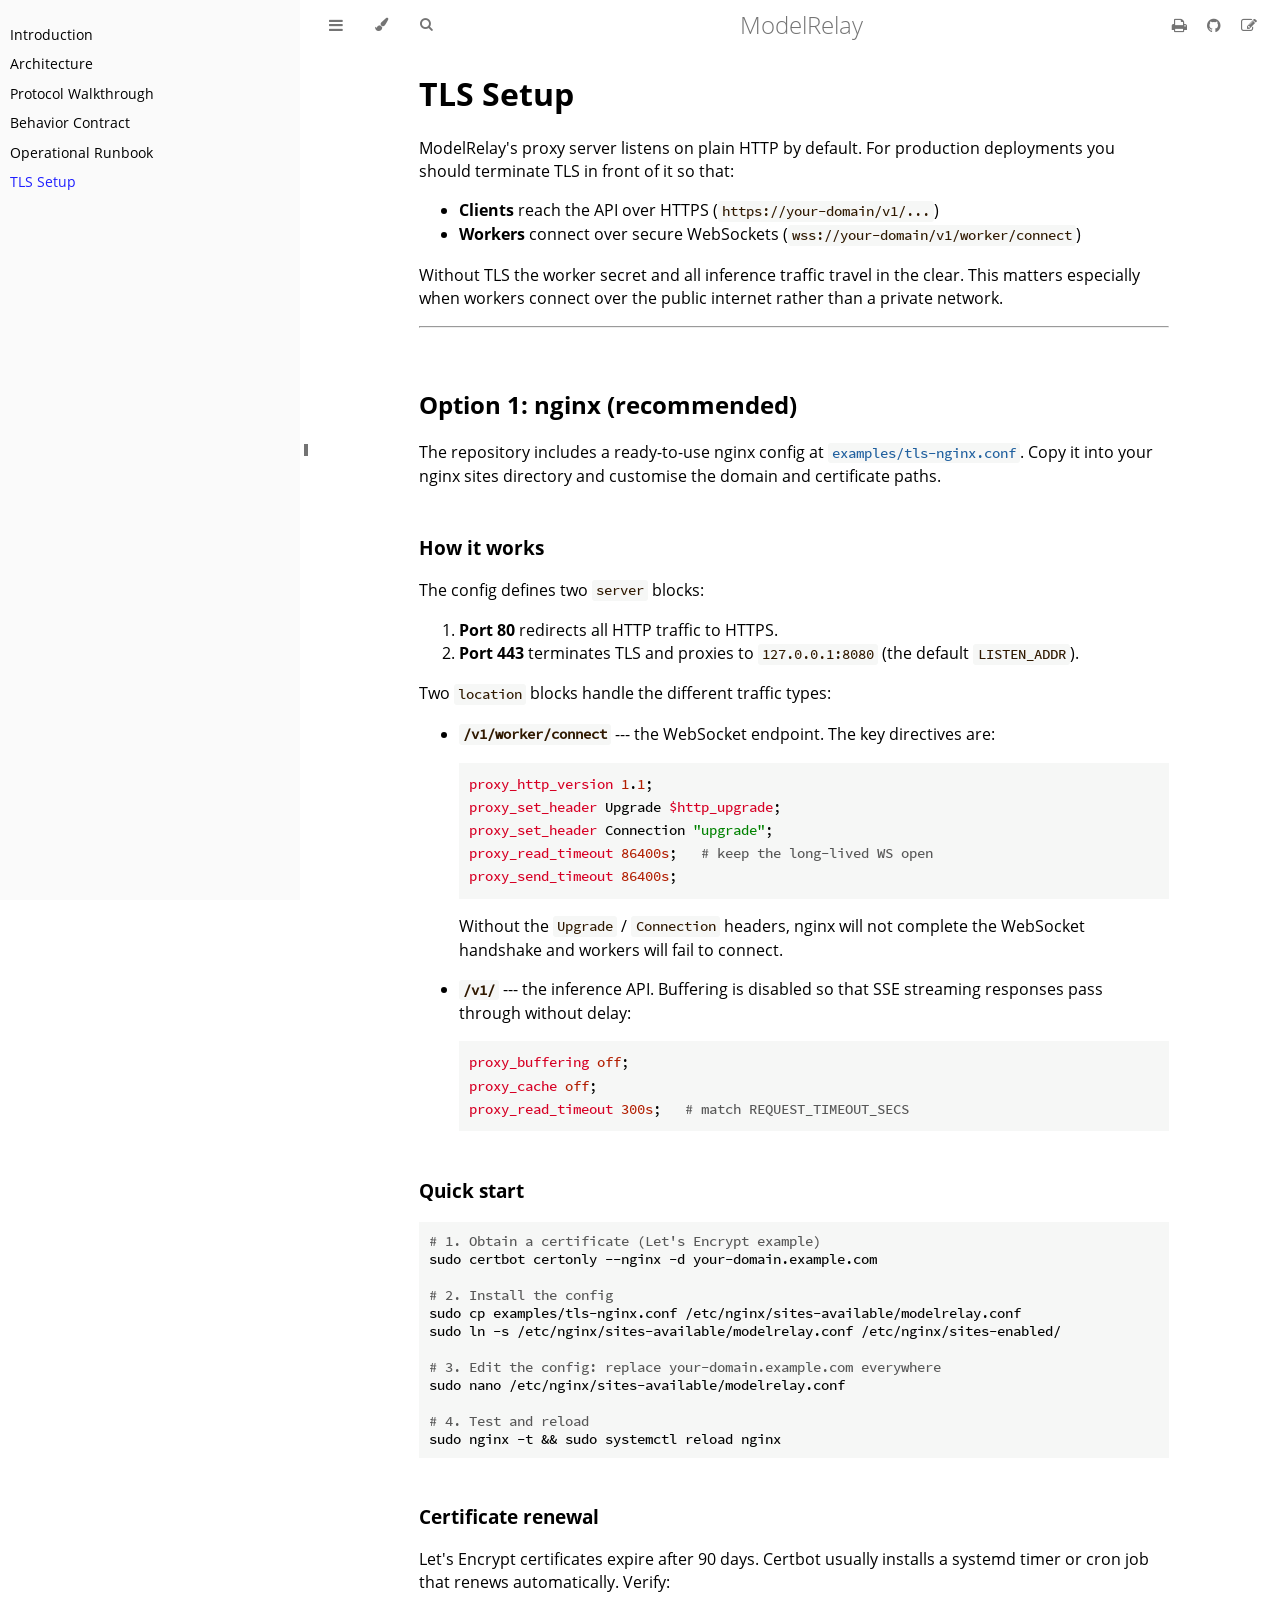
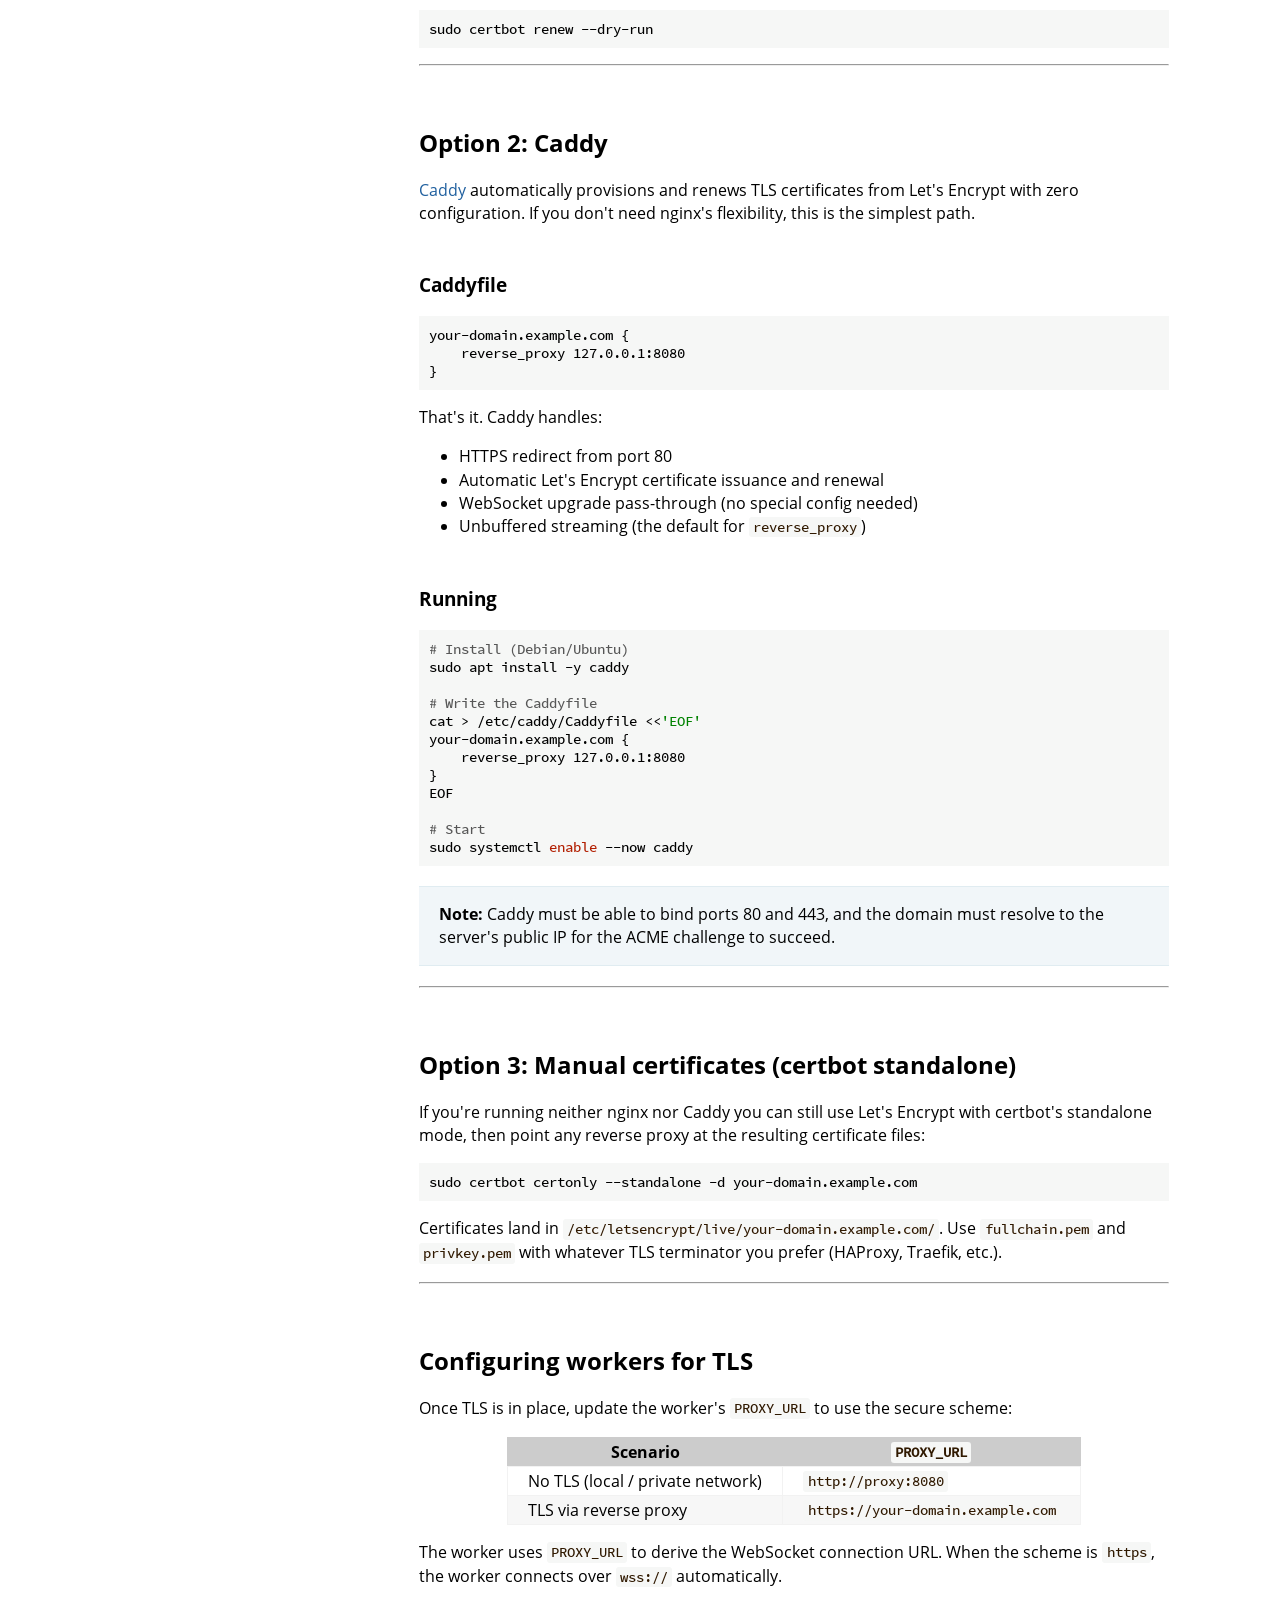
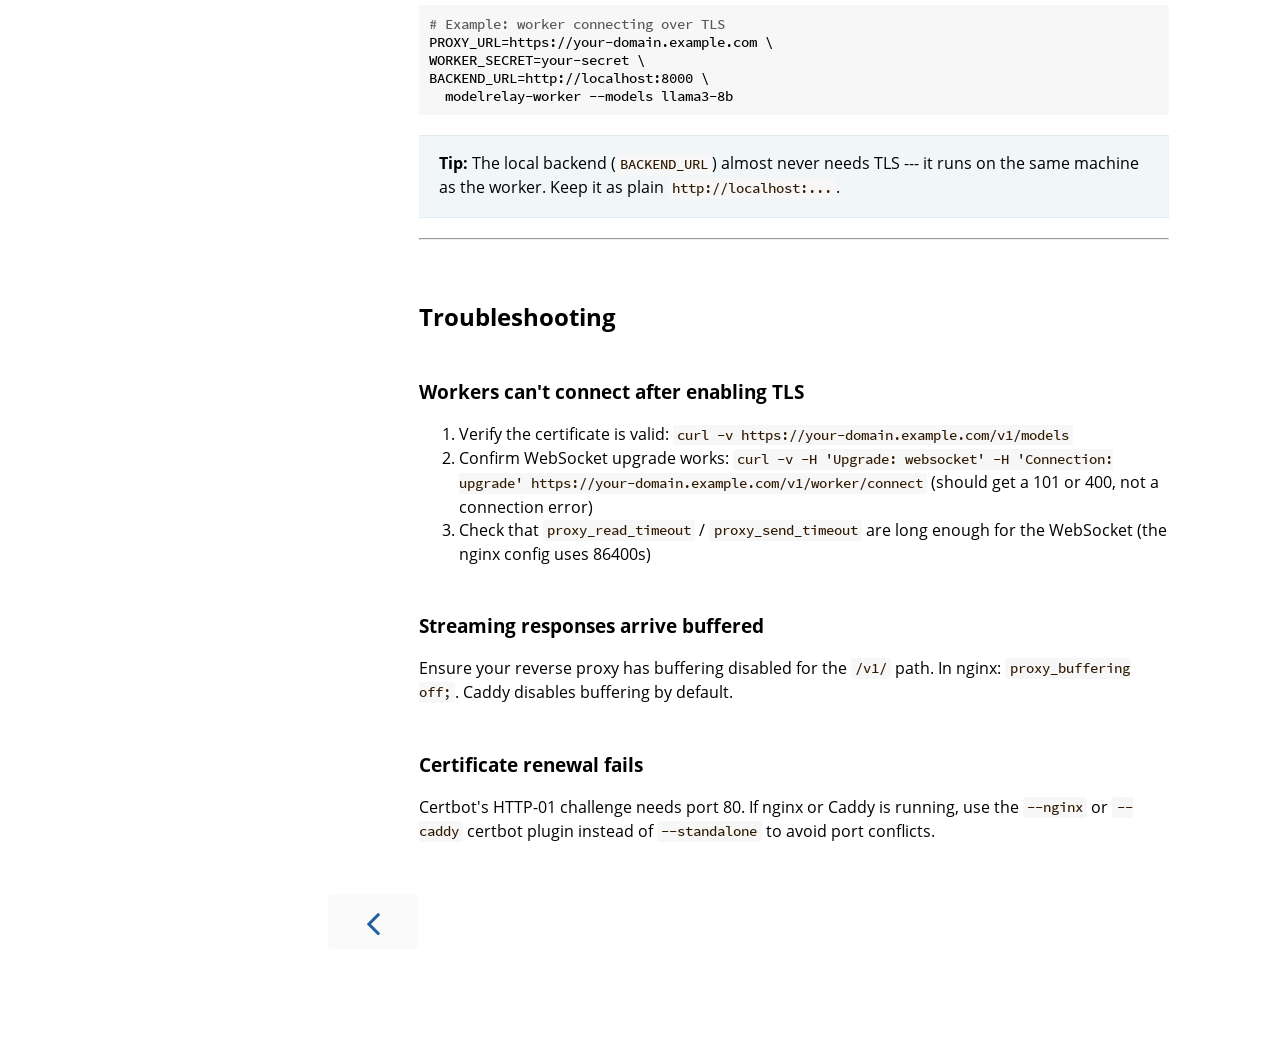
<file: tls.html>
<!DOCTYPE HTML>
<html lang="en" class="light" dir="ltr">
    <head>
        <!-- Book generated using mdBook -->
        <meta charset="UTF-8">
        <title>TLS Setup - ModelRelay</title>


        <!-- Custom HTML head -->
        
        <meta name="description" content="Central HTTP LLM proxy that routes inference requests to authenticated remote workers over WebSocket.">
        <meta name="viewport" content="width=device-width, initial-scale=1">
        <meta name="theme-color" content="#ffffff">

        <link rel="icon" href="favicon.svg">
        <link rel="shortcut icon" href="favicon.png">
        <link rel="stylesheet" href="css/variables.css">
        <link rel="stylesheet" href="css/general.css">
        <link rel="stylesheet" href="css/chrome.css">
        <link rel="stylesheet" href="css/print.css" media="print">

        <!-- Fonts -->
        <link rel="stylesheet" href="FontAwesome/css/font-awesome.css">
        <link rel="stylesheet" href="fonts/fonts.css">

        <!-- Highlight.js Stylesheets -->
        <link rel="stylesheet" href="highlight.css">
        <link rel="stylesheet" href="tomorrow-night.css">
        <link rel="stylesheet" href="ayu-highlight.css">

        <!-- Custom theme stylesheets -->

    </head>
    <body class="sidebar-visible no-js">
    <div id="body-container">
        <!-- Provide site root to javascript -->
        <script>
            var path_to_root = "";
            var default_theme = window.matchMedia("(prefers-color-scheme: dark)").matches ? "navy" : "light";
        </script>

        <!-- Work around some values being stored in localStorage wrapped in quotes -->
        <script>
            try {
                var theme = localStorage.getItem('mdbook-theme');
                var sidebar = localStorage.getItem('mdbook-sidebar');

                if (theme.startsWith('"') && theme.endsWith('"')) {
                    localStorage.setItem('mdbook-theme', theme.slice(1, theme.length - 1));
                }

                if (sidebar.startsWith('"') && sidebar.endsWith('"')) {
                    localStorage.setItem('mdbook-sidebar', sidebar.slice(1, sidebar.length - 1));
                }
            } catch (e) { }
        </script>

        <!-- Set the theme before any content is loaded, prevents flash -->
        <script>
            var theme;
            try { theme = localStorage.getItem('mdbook-theme'); } catch(e) { }
            if (theme === null || theme === undefined) { theme = default_theme; }
            var html = document.querySelector('html');
            html.classList.remove('light')
            html.classList.add(theme);
            var body = document.querySelector('body');
            body.classList.remove('no-js')
            body.classList.add('js');
        </script>

        <input type="checkbox" id="sidebar-toggle-anchor" class="hidden">

        <!-- Hide / unhide sidebar before it is displayed -->
        <script>
            var body = document.querySelector('body');
            var sidebar = null;
            var sidebar_toggle = document.getElementById("sidebar-toggle-anchor");
            if (document.body.clientWidth >= 1080) {
                try { sidebar = localStorage.getItem('mdbook-sidebar'); } catch(e) { }
                sidebar = sidebar || 'visible';
            } else {
                sidebar = 'hidden';
            }
            sidebar_toggle.checked = sidebar === 'visible';
            body.classList.remove('sidebar-visible');
            body.classList.add("sidebar-" + sidebar);
        </script>

        <nav id="sidebar" class="sidebar" aria-label="Table of contents">
            <div class="sidebar-scrollbox">
                <ol class="chapter"><li class="chapter-item expanded affix "><a href="index.html">Introduction</a></li><li class="chapter-item expanded affix "><a href="architecture.html">Architecture</a></li><li class="chapter-item expanded affix "><a href="protocol-walkthrough.html">Protocol Walkthrough</a></li><li class="chapter-item expanded affix "><a href="behavior-contract.html">Behavior Contract</a></li><li class="chapter-item expanded affix "><a href="runbook.html">Operational Runbook</a></li><li class="chapter-item expanded affix "><a href="tls.html" class="active">TLS Setup</a></li></ol>
            </div>
            <div id="sidebar-resize-handle" class="sidebar-resize-handle">
                <div class="sidebar-resize-indicator"></div>
            </div>
        </nav>

        <!-- Track and set sidebar scroll position -->
        <script>
            var sidebarScrollbox = document.querySelector('#sidebar .sidebar-scrollbox');
            sidebarScrollbox.addEventListener('click', function(e) {
                if (e.target.tagName === 'A') {
                    sessionStorage.setItem('sidebar-scroll', sidebarScrollbox.scrollTop);
                }
            }, { passive: true });
            var sidebarScrollTop = sessionStorage.getItem('sidebar-scroll');
            sessionStorage.removeItem('sidebar-scroll');
            if (sidebarScrollTop) {
                // preserve sidebar scroll position when navigating via links within sidebar
                sidebarScrollbox.scrollTop = sidebarScrollTop;
            } else {
                // scroll sidebar to current active section when navigating via "next/previous chapter" buttons
                var activeSection = document.querySelector('#sidebar .active');
                if (activeSection) {
                    activeSection.scrollIntoView({ block: 'center' });
                }
            }
        </script>

        <div id="page-wrapper" class="page-wrapper">

            <div class="page">
                                <div id="menu-bar-hover-placeholder"></div>
                <div id="menu-bar" class="menu-bar sticky">
                    <div class="left-buttons">
                        <label id="sidebar-toggle" class="icon-button" for="sidebar-toggle-anchor" title="Toggle Table of Contents" aria-label="Toggle Table of Contents" aria-controls="sidebar">
                            <i class="fa fa-bars"></i>
                        </label>
                        <button id="theme-toggle" class="icon-button" type="button" title="Change theme" aria-label="Change theme" aria-haspopup="true" aria-expanded="false" aria-controls="theme-list">
                            <i class="fa fa-paint-brush"></i>
                        </button>
                        <ul id="theme-list" class="theme-popup" aria-label="Themes" role="menu">
                            <li role="none"><button role="menuitem" class="theme" id="light">Light</button></li>
                            <li role="none"><button role="menuitem" class="theme" id="rust">Rust</button></li>
                            <li role="none"><button role="menuitem" class="theme" id="coal">Coal</button></li>
                            <li role="none"><button role="menuitem" class="theme" id="navy">Navy</button></li>
                            <li role="none"><button role="menuitem" class="theme" id="ayu">Ayu</button></li>
                        </ul>
                        <button id="search-toggle" class="icon-button" type="button" title="Search. (Shortkey: s)" aria-label="Toggle Searchbar" aria-expanded="false" aria-keyshortcuts="S" aria-controls="searchbar">
                            <i class="fa fa-search"></i>
                        </button>
                    </div>

                    <h1 class="menu-title">ModelRelay</h1>

                    <div class="right-buttons">
                        <a href="print.html" title="Print this book" aria-label="Print this book">
                            <i id="print-button" class="fa fa-print"></i>
                        </a>
                        <a href="https://github.com/ericflo/modelrelay" title="Git repository" aria-label="Git repository">
                            <i id="git-repository-button" class="fa fa-github"></i>
                        </a>
                        <a href="https://github.com/ericflo/modelrelay/edit/main/docs/tls.md" title="Suggest an edit" aria-label="Suggest an edit">
                            <i id="git-edit-button" class="fa fa-edit"></i>
                        </a>

                    </div>
                </div>

                <div id="search-wrapper" class="hidden">
                    <form id="searchbar-outer" class="searchbar-outer">
                        <input type="search" id="searchbar" name="searchbar" placeholder="Search this book ..." aria-controls="searchresults-outer" aria-describedby="searchresults-header">
                    </form>
                    <div id="searchresults-outer" class="searchresults-outer hidden">
                        <div id="searchresults-header" class="searchresults-header"></div>
                        <ul id="searchresults">
                        </ul>
                    </div>
                </div>

                <!-- Apply ARIA attributes after the sidebar and the sidebar toggle button are added to the DOM -->
                <script>
                    document.getElementById('sidebar-toggle').setAttribute('aria-expanded', sidebar === 'visible');
                    document.getElementById('sidebar').setAttribute('aria-hidden', sidebar !== 'visible');
                    Array.from(document.querySelectorAll('#sidebar a')).forEach(function(link) {
                        link.setAttribute('tabIndex', sidebar === 'visible' ? 0 : -1);
                    });
                </script>

                <div id="content" class="content">
                    <main>
                        <h1 id="tls-setup"><a class="header" href="#tls-setup">TLS Setup</a></h1>
<p>ModelRelay's proxy server listens on plain HTTP by default.  For
production deployments you should terminate TLS in front of it so that:</p>
<ul>
<li><strong>Clients</strong> reach the API over HTTPS (<code>https://your-domain/v1/...</code>)</li>
<li><strong>Workers</strong> connect over secure WebSockets (<code>wss://your-domain/v1/worker/connect</code>)</li>
</ul>
<p>Without TLS the worker secret and all inference traffic travel in the
clear.  This matters especially when workers connect over the public
internet rather than a private network.</p>
<hr />
<h2 id="option-1-nginx-recommended"><a class="header" href="#option-1-nginx-recommended">Option 1: nginx (recommended)</a></h2>
<p>The repository includes a ready-to-use nginx config at
<a href="https://github.com/ericflo/modelrelay/blob/main/examples/tls-nginx.conf"><code>examples/tls-nginx.conf</code></a>.
Copy it into your nginx sites directory and customise the domain and
certificate paths.</p>
<h3 id="how-it-works"><a class="header" href="#how-it-works">How it works</a></h3>
<p>The config defines two <code>server</code> blocks:</p>
<ol>
<li><strong>Port 80</strong> redirects all HTTP traffic to HTTPS.</li>
<li><strong>Port 443</strong> terminates TLS and proxies to <code>127.0.0.1:8080</code> (the
default <code>LISTEN_ADDR</code>).</li>
</ol>
<p>Two <code>location</code> blocks handle the different traffic types:</p>
<ul>
<li>
<p><strong><code>/v1/worker/connect</code></strong> --- the WebSocket endpoint.  The key
directives are:</p>
<pre><code class="language-nginx">proxy_http_version 1.1;
proxy_set_header Upgrade $http_upgrade;
proxy_set_header Connection "upgrade";
proxy_read_timeout 86400s;   # keep the long-lived WS open
proxy_send_timeout 86400s;
</code></pre>
<p>Without the <code>Upgrade</code> / <code>Connection</code> headers, nginx will not complete
the WebSocket handshake and workers will fail to connect.</p>
</li>
<li>
<p><strong><code>/v1/</code></strong> --- the inference API.  Buffering is disabled so that
SSE streaming responses pass through without delay:</p>
<pre><code class="language-nginx">proxy_buffering off;
proxy_cache off;
proxy_read_timeout 300s;   # match REQUEST_TIMEOUT_SECS
</code></pre>
</li>
</ul>
<h3 id="quick-start"><a class="header" href="#quick-start">Quick start</a></h3>
<pre><code class="language-bash"># 1. Obtain a certificate (Let's Encrypt example)
sudo certbot certonly --nginx -d your-domain.example.com

# 2. Install the config
sudo cp examples/tls-nginx.conf /etc/nginx/sites-available/modelrelay.conf
sudo ln -s /etc/nginx/sites-available/modelrelay.conf /etc/nginx/sites-enabled/

# 3. Edit the config: replace your-domain.example.com everywhere
sudo nano /etc/nginx/sites-available/modelrelay.conf

# 4. Test and reload
sudo nginx -t &amp;&amp; sudo systemctl reload nginx
</code></pre>
<h3 id="certificate-renewal"><a class="header" href="#certificate-renewal">Certificate renewal</a></h3>
<p>Let's Encrypt certificates expire after 90 days.  Certbot usually
installs a systemd timer or cron job that renews automatically.  Verify:</p>
<pre><code class="language-bash">sudo certbot renew --dry-run
</code></pre>
<hr />
<h2 id="option-2-caddy"><a class="header" href="#option-2-caddy">Option 2: Caddy</a></h2>
<p><a href="https://caddyserver.com/">Caddy</a> automatically provisions and renews
TLS certificates from Let's Encrypt with zero configuration.  If you
don't need nginx's flexibility, this is the simplest path.</p>
<h3 id="caddyfile"><a class="header" href="#caddyfile">Caddyfile</a></h3>
<pre><code class="language-caddyfile">your-domain.example.com {
    reverse_proxy 127.0.0.1:8080
}
</code></pre>
<p>That's it.  Caddy handles:</p>
<ul>
<li>HTTPS redirect from port 80</li>
<li>Automatic Let's Encrypt certificate issuance and renewal</li>
<li>WebSocket upgrade pass-through (no special config needed)</li>
<li>Unbuffered streaming (the default for <code>reverse_proxy</code>)</li>
</ul>
<h3 id="running"><a class="header" href="#running">Running</a></h3>
<pre><code class="language-bash"># Install (Debian/Ubuntu)
sudo apt install -y caddy

# Write the Caddyfile
cat &gt; /etc/caddy/Caddyfile &lt;&lt;'EOF'
your-domain.example.com {
    reverse_proxy 127.0.0.1:8080
}
EOF

# Start
sudo systemctl enable --now caddy
</code></pre>
<blockquote>
<p><strong>Note:</strong> Caddy must be able to bind ports 80 and 443, and the domain
must resolve to the server's public IP for the ACME challenge to
succeed.</p>
</blockquote>
<hr />
<h2 id="option-3-manual-certificates-certbot-standalone"><a class="header" href="#option-3-manual-certificates-certbot-standalone">Option 3: Manual certificates (certbot standalone)</a></h2>
<p>If you're running neither nginx nor Caddy you can still use Let's
Encrypt with certbot's standalone mode, then point any reverse proxy at
the resulting certificate files:</p>
<pre><code class="language-bash">sudo certbot certonly --standalone -d your-domain.example.com
</code></pre>
<p>Certificates land in <code>/etc/letsencrypt/live/your-domain.example.com/</code>.
Use <code>fullchain.pem</code> and <code>privkey.pem</code> with whatever TLS terminator you
prefer (HAProxy, Traefik, etc.).</p>
<hr />
<h2 id="configuring-workers-for-tls"><a class="header" href="#configuring-workers-for-tls">Configuring workers for TLS</a></h2>
<p>Once TLS is in place, update the worker's <code>PROXY_URL</code> to use the secure
scheme:</p>
<div class="table-wrapper"><table><thead><tr><th>Scenario</th><th><code>PROXY_URL</code></th></tr></thead><tbody>
<tr><td>No TLS (local / private network)</td><td><code>http://proxy:8080</code></td></tr>
<tr><td>TLS via reverse proxy</td><td><code>https://your-domain.example.com</code></td></tr>
</tbody></table>
</div>
<p>The worker uses <code>PROXY_URL</code> to derive the WebSocket connection URL.
When the scheme is <code>https</code>, the worker connects over <code>wss://</code>
automatically.</p>
<pre><code class="language-bash"># Example: worker connecting over TLS
PROXY_URL=https://your-domain.example.com \
WORKER_SECRET=your-secret \
BACKEND_URL=http://localhost:8000 \
  modelrelay-worker --models llama3-8b
</code></pre>
<blockquote>
<p><strong>Tip:</strong> The local backend (<code>BACKEND_URL</code>) almost never needs TLS ---
it runs on the same machine as the worker.  Keep it as plain
<code>http://localhost:...</code>.</p>
</blockquote>
<hr />
<h2 id="troubleshooting"><a class="header" href="#troubleshooting">Troubleshooting</a></h2>
<h3 id="workers-cant-connect-after-enabling-tls"><a class="header" href="#workers-cant-connect-after-enabling-tls">Workers can't connect after enabling TLS</a></h3>
<ol>
<li>Verify the certificate is valid: <code>curl -v https://your-domain.example.com/v1/models</code></li>
<li>Confirm WebSocket upgrade works: <code>curl -v -H 'Upgrade: websocket' -H 'Connection: upgrade' https://your-domain.example.com/v1/worker/connect</code>  (should get a 101 or 400, not a connection error)</li>
<li>Check that <code>proxy_read_timeout</code> / <code>proxy_send_timeout</code> are long enough for the WebSocket (the nginx config uses 86400s)</li>
</ol>
<h3 id="streaming-responses-arrive-buffered"><a class="header" href="#streaming-responses-arrive-buffered">Streaming responses arrive buffered</a></h3>
<p>Ensure your reverse proxy has buffering disabled for the <code>/v1/</code> path.
In nginx: <code>proxy_buffering off;</code>.  Caddy disables buffering by default.</p>
<h3 id="certificate-renewal-fails"><a class="header" href="#certificate-renewal-fails">Certificate renewal fails</a></h3>
<p>Certbot's HTTP-01 challenge needs port 80.  If nginx or Caddy is
running, use the <code>--nginx</code> or <code>--caddy</code> certbot plugin instead of
<code>--standalone</code> to avoid port conflicts.</p>

                    </main>

                    <nav class="nav-wrapper" aria-label="Page navigation">
                        <!-- Mobile navigation buttons -->
                            <a rel="prev" href="runbook.html" class="mobile-nav-chapters previous" title="Previous chapter" aria-label="Previous chapter" aria-keyshortcuts="Left">
                                <i class="fa fa-angle-left"></i>
                            </a>


                        <div style="clear: both"></div>
                    </nav>
                </div>
            </div>

            <nav class="nav-wide-wrapper" aria-label="Page navigation">
                    <a rel="prev" href="runbook.html" class="nav-chapters previous" title="Previous chapter" aria-label="Previous chapter" aria-keyshortcuts="Left">
                        <i class="fa fa-angle-left"></i>
                    </a>

            </nav>

        </div>




        <script>
            window.playground_copyable = true;
        </script>


        <script src="elasticlunr.min.js"></script>
        <script src="mark.min.js"></script>
        <script src="searcher.js"></script>

        <script src="clipboard.min.js"></script>
        <script src="highlight.js"></script>
        <script src="book.js"></script>

        <!-- Custom JS scripts -->


    </div>
    </body>
</html>
</file>
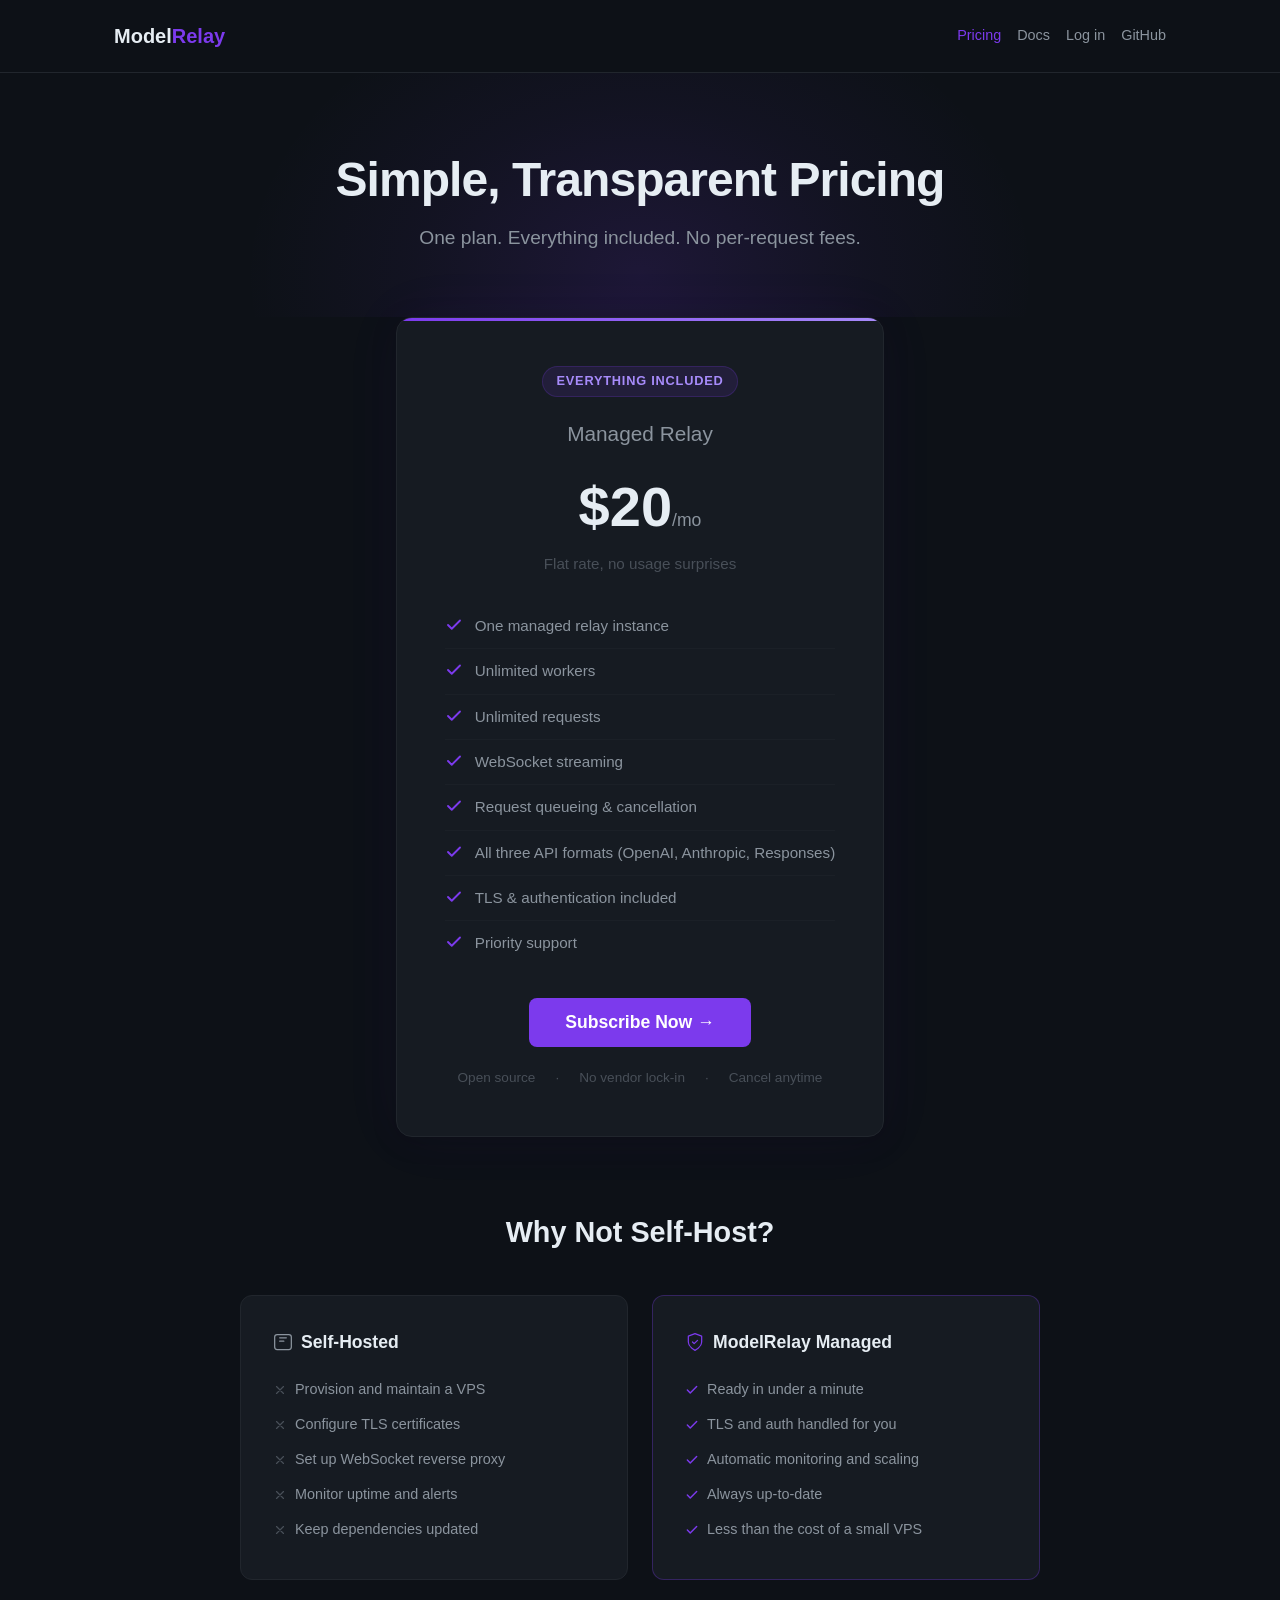
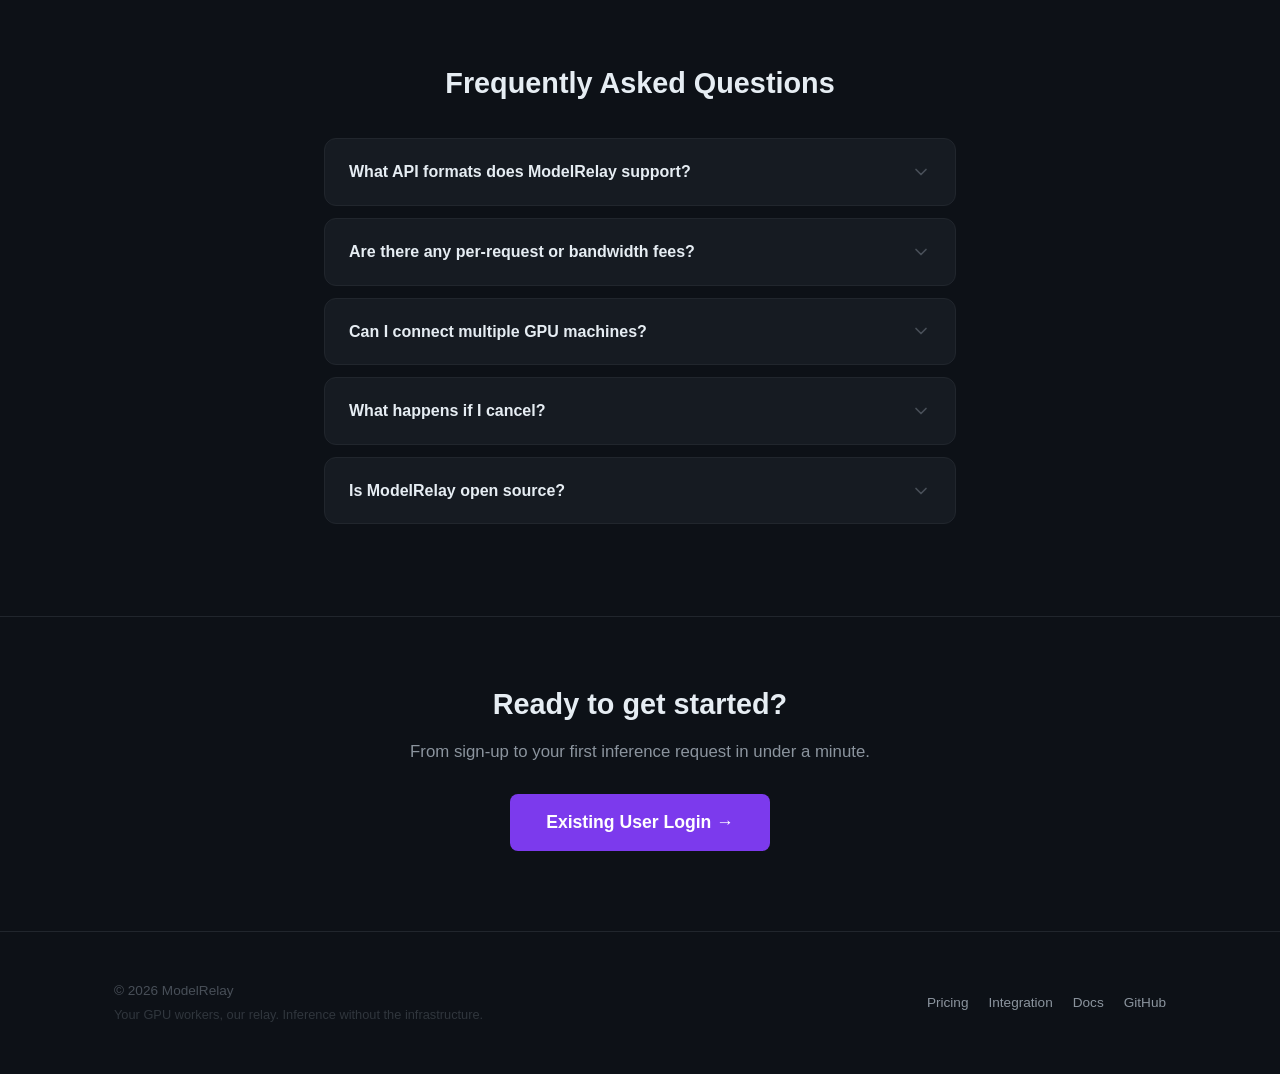
<file: crates/modelrelay-cloud/templates/pricing.html>
<!DOCTYPE html>
<html lang="en">
<head>
  <meta charset="utf-8">
  <meta name="viewport" content="width=device-width, initial-scale=1">
  <title>Pricing — ModelRelay</title>
  <meta name="description" content="Simple, transparent pricing for ModelRelay. $20/month flat rate — unlimited workers, unlimited requests, no per-request fees.">
  <meta property="og:url" content="https://modelrelay.io/pricing">
  <link rel="canonical" href="https://modelrelay.io/pricing">
  <!-- Open Graph -->
  <meta property="og:title" content="Pricing — ModelRelay">
  <meta property="og:description" content="Simple, transparent pricing for ModelRelay. $20/month flat rate — unlimited workers, unlimited requests, no per-request fees.">
  <meta property="og:type" content="website">
  <meta property="og:image" content="https://modelrelay.io/og-image.png">
  <meta property="og:image:width" content="1200">
  <meta property="og:image:height" content="630">
  <meta property="og:image:alt" content="ModelRelay — Managed LLM Relay for Your AI Workers">
  <!-- Twitter Card -->
  <meta name="twitter:card" content="summary_large_image">
  <meta name="twitter:title" content="Pricing — ModelRelay">
  <meta name="twitter:description" content="Simple, transparent pricing for ModelRelay. $20/month flat rate — unlimited workers, unlimited requests, no per-request fees.">
  <meta name="twitter:image" content="https://modelrelay.io/og-image.png">
  <meta name="twitter:image:alt" content="ModelRelay — Managed LLM Relay for Your AI Workers">
  <link rel="icon" type="image/png" sizes="32x32" href="/favicon-32.png">
  <link rel="icon" type="image/png" sizes="512x512" href="/icon-512.png">
  <link rel="apple-touch-icon" sizes="180x180" href="/apple-touch-icon.png">
  <link rel="shortcut icon" href="/favicon.ico">
  <script type="application/ld+json">
  {
    "@context": "https://schema.org",
    "@type": "Organization",
    "name": "ModelRelay",
    "url": "https://modelrelay.io",
    "logo": "https://modelrelay.io/icon-512.png",
    "sameAs": [
      "https://github.com/ericflo/modelrelay"
    ]
  }
  </script>
  <style>
    *, *::before, *::after { box-sizing: border-box; margin: 0; padding: 0; }
    body {
      font-family: -apple-system, BlinkMacSystemFont, "Segoe UI", Roboto, Helvetica, Arial, sans-serif;
      background: #0d1117; color: #e6edf3; line-height: 1.6;
      overflow-x: hidden;
    }
    a { color: #7c3aed; text-decoration: none; }
    a:hover { text-decoration: underline; }

    /* Skip navigation */
    .skip-nav {
      position: absolute; top: -100%; left: 16px; z-index: 1000;
      background: #7c3aed; color: #fff; padding: 8px 16px; border-radius: 0 0 8px 8px;
      font-size: 0.9rem; font-weight: 600; text-decoration: none;
      transition: top 0.2s;
    }
    .skip-nav:focus { top: 0; text-decoration: none; }

    /* Focus indicators */
    :focus-visible {
      outline: 2px solid #7c3aed;
      outline-offset: 2px;
    }
    input:focus-visible { outline: none; }

    .container { max-width: 1100px; margin: 0 auto; padding: 0 24px; }

    /* Scroll animations */
    .fade-in {
      opacity: 0; transform: translateY(24px);
      transition: opacity 0.7s ease, transform 0.7s ease;
    }
    .fade-in.visible { opacity: 1; transform: translateY(0); }

    /* Nav */
    nav { padding: 20px 0; border-bottom: 1px solid #21262d; }
    nav .container { display: flex; justify-content: space-between; align-items: center; }
    .logo { font-size: 1.25rem; font-weight: 700; color: #e6edf3; text-decoration: none; }
    .logo:hover { text-decoration: none; }
    .logo span { color: #7c3aed; }
    .nav-links { display: flex; align-items: center; gap: 16px; }
    .nav-links a { color: #8b949e; font-size: 0.9rem; transition: color 0.15s; }
    .nav-links a:hover { color: #e6edf3; text-decoration: none; }
    .nav-links a.active { color: #7c3aed; }
    .nav-links .btn-signup {
      background: #7c3aed; color: #fff; padding: 6px 16px; border-radius: 6px;
      font-weight: 600; font-size: 0.9rem;
    }
    .nav-links .btn-signup:hover { background: #6d28d9; color: #fff; }

    /* Hamburger */
    .nav-hamburger {
      display: none; background: none; border: none; cursor: pointer; padding: 4px;
      flex-direction: column; justify-content: center; align-items: center; gap: 5px;
    }
    .nav-hamburger span {
      display: block; width: 22px; height: 2px; background: #8b949e; border-radius: 1px;
      transition: transform 0.25s, opacity 0.25s;
    }
    .nav-hamburger:hover span { background: #e6edf3; }
    .nav-hamburger.open span:nth-child(1) { transform: translateY(7px) rotate(45deg); }
    .nav-hamburger.open span:nth-child(2) { opacity: 0; }
    .nav-hamburger.open span:nth-child(3) { transform: translateY(-7px) rotate(-45deg); }

    /* Hero */
    .pricing-hero {
      text-align: center; padding: 80px 0 64px; position: relative; overflow: hidden;
    }
    .pricing-hero::before {
      content: ''; position: absolute; top: -40%; left: 50%; transform: translateX(-50%);
      width: 800px; height: 600px;
      background: radial-gradient(ellipse at center, rgba(124,58,237,0.15) 0%, rgba(124,58,237,0.05) 40%, transparent 70%);
      pointer-events: none; z-index: 0;
    }
    .pricing-hero .container { position: relative; z-index: 1; }
    .pricing-hero h1 {
      font-size: 3rem; font-weight: 800; margin-bottom: 16px;
      line-height: 1.12; letter-spacing: -0.02em;
    }
    .pricing-hero .subtitle { color: #8b949e; font-size: 1.2rem; margin-bottom: 0; }

    /* Price Card */
    .price-card-wrapper { padding: 0 0 64px; text-align: center; }
    .price-card {
      display: inline-block; background: #161b22; border: 1px solid #21262d;
      border-radius: 16px; padding: 48px; max-width: 520px; text-align: center;
      position: relative; overflow: hidden;
      box-shadow: 0 4px 24px rgba(0,0,0,0.2), 0 0 60px rgba(124,58,237,0.06);
      transition: transform 0.3s ease, box-shadow 0.3s ease;
    }
    .price-card:hover {
      transform: translateY(-4px);
      box-shadow: 0 12px 40px rgba(0,0,0,0.3), 0 0 80px rgba(124,58,237,0.1);
    }
    .price-card::before {
      content: ''; position: absolute; top: 0; left: 0; right: 0; height: 3px;
      background: linear-gradient(90deg, #7c3aed, #a78bfa);
    }
    .card-badge {
      display: inline-block; background: rgba(124,58,237,0.12); color: #a78bfa;
      font-size: 0.8rem; font-weight: 700; letter-spacing: 0.06em; text-transform: uppercase;
      padding: 4px 14px; border-radius: 20px; margin-bottom: 20px;
      border: 1px solid rgba(124,58,237,0.2);
    }
    .price-card h2 { font-size: 1.3rem; color: #8b949e; margin-bottom: 12px; font-weight: 500; }
    .price-card .amount { font-size: 3.5rem; font-weight: 800; color: #e6edf3; }
    .price-card .amount .unit { font-size: 1.1rem; font-weight: 400; color: #8b949e; }
    .price-card .period { font-size: 0.95rem; color: #484f58; margin-bottom: 28px; }
    .price-card ul { list-style: none; margin: 0 0 32px; text-align: left; }
    .price-card li {
      padding: 10px 0; color: #8b949e; font-size: 0.95rem;
      display: flex; align-items: flex-start; gap: 12px;
      border-bottom: 1px solid rgba(33,38,45,0.5);
    }
    .price-card li:last-child { border-bottom: none; }
    .price-card li svg {
      flex-shrink: 0; margin-top: 2px;
    }

    .btn {
      display: inline-block; padding: 14px 36px; background: #7c3aed; color: #fff;
      border: none; border-radius: 8px; font-size: 1.1rem; font-weight: 600;
      cursor: pointer; transition: background 0.2s, box-shadow 0.2s;
      font-family: inherit;
    }
    .btn:hover { background: #6d28d9; text-decoration: none; box-shadow: 0 0 20px rgba(124,58,237,0.3); }

    /* Trust signals */
    .trust-signals {
      display: flex; gap: 20px; justify-content: center; flex-wrap: wrap;
      color: #484f58; font-size: 0.85rem; font-weight: 500; margin-top: 20px;
    }
    .trust-signals span { display: inline-flex; align-items: center; gap: 4px; }

    /* Comparison */
    .comparison { padding: 0 0 80px; }
    .comparison-grid {
      display: grid; grid-template-columns: 1fr 1fr; gap: 24px;
      max-width: 800px; margin: 0 auto;
    }
    .comparison h2 {
      text-align: center; font-size: 1.8rem; margin-bottom: 40px; font-weight: 700;
    }
    .compare-card {
      background: #161b22; border: 1px solid #21262d; border-radius: 12px; padding: 32px;
    }
    .compare-card h3 {
      font-size: 1.1rem; margin-bottom: 16px; color: #e6edf3; font-weight: 600;
      display: flex; align-items: center; gap: 8px;
    }
    .compare-card ul { list-style: none; }
    .compare-card li {
      padding: 6px 0; color: #8b949e; font-size: 0.9rem;
      display: flex; align-items: center; gap: 8px;
    }
    .compare-card.managed { border-color: rgba(124,58,237,0.3); }
    .compare-card.managed::before { display: none; }

    /* FAQ */
    .faq { padding: 0 0 80px; max-width: 680px; margin: 0 auto; }
    .faq h2 { font-size: 1.8rem; margin-bottom: 32px; text-align: center; font-weight: 700; }
    .faq-item {
      border: 1px solid #21262d; border-radius: 12px; margin-bottom: 12px;
      background: #161b22; overflow: hidden; transition: border-color 0.2s;
    }
    .faq-item:hover { border-color: rgba(124,58,237,0.3); }
    .faq-question {
      display: flex; justify-content: space-between; align-items: center;
      padding: 20px 24px; cursor: pointer; user-select: none;
    }
    .faq-question h3 {
      font-size: 1rem; color: #e6edf3; font-weight: 600; margin: 0;
    }
    .faq-chevron {
      width: 20px; height: 20px; flex-shrink: 0; color: #484f58;
      transition: transform 0.25s ease, color 0.2s;
    }
    .faq-item.open .faq-chevron { transform: rotate(180deg); color: #7c3aed; }
    .faq-answer {
      max-height: 0; overflow: hidden; transition: max-height 0.3s ease, padding 0.3s ease;
    }
    .faq-item.open .faq-answer { max-height: 300px; }
    .faq-answer p {
      padding: 0 24px 20px; color: #8b949e; font-size: 0.95rem; margin: 0;
    }

    /* CTA */
    .final-cta {
      padding: 64px 0 80px; text-align: center;
      border-top: 1px solid #21262d;
    }
    .final-cta h2 { font-size: 1.8rem; margin-bottom: 12px; font-weight: 700; }
    .final-cta p { color: #8b949e; font-size: 1.05rem; margin-bottom: 28px; }

    /* Footer */
    footer { padding: 48px 0; border-top: 1px solid #21262d; }
    .footer-content { display: flex; justify-content: space-between; align-items: center; flex-wrap: wrap; gap: 16px; }
    .footer-left { color: #484f58; font-size: 0.85rem; }
    .footer-tagline { color: #30363d; font-size: 0.8rem; margin-top: 4px; }
    .footer-links { display: flex; gap: 20px; }
    .footer-links a { color: #8b949e; font-size: 0.85rem; }
    .footer-links a:hover { color: #e6edf3; }

    /* Tablet */
    @media (max-width: 768px) {
      .pricing-hero { padding: 64px 0 48px; }
      .pricing-hero h1 { font-size: 2rem; }
      .pricing-hero .subtitle { font-size: 1rem; }
      .pricing-hero::before { width: 500px; height: 400px; }
      .price-card-wrapper { padding: 0 0 48px; }
      .price-card { padding: 36px; max-width: 100%; }
      .price-card .amount { font-size: 2.8rem; }
      .comparison-grid { grid-template-columns: 1fr; }
      .comparison h2, .faq h2 { font-size: 1.5rem; }
      .nav-hamburger { display: flex; }
      .nav-links {
        display: none; position: absolute; top: 100%; left: 0; right: 0;
        flex-direction: column; align-items: stretch; gap: 0;
        background: #161b22; border-bottom: 1px solid #21262d;
        padding: 8px 24px 16px; z-index: 100;
      }
      .nav-links.open { display: flex; }
      .nav-links a { font-size: 0.9rem; padding: 10px 0; border-bottom: 1px solid #21262d; }
      .nav-links a:last-child { border-bottom: none; }
      .nav-links .btn-signup { text-align: center; margin-top: 8px; border-bottom: none; }
      .footer-content { flex-direction: column; text-align: center; }
    }

    /* Mobile */
    @media (max-width: 480px) {
      .container { padding: 0 16px; }
      .pricing-hero { padding: 48px 0 36px; }
      .pricing-hero h1 { font-size: 1.6rem; }
      .pricing-hero::before { width: 360px; height: 300px; }
      .price-card { padding: 24px; }
      .price-card .amount { font-size: 2.4rem; }
      .btn { display: block; width: 100%; text-align: center; padding: 14px 20px; }
      .nav-links .btn-signup { padding: 10px 12px; }
      .trust-signals { flex-direction: column; gap: 6px; }
      .compare-card { padding: 24px; }
      .faq-question { padding: 16px 20px; }
      .faq-answer p { padding: 0 20px 16px; }
    }
  </style>
</head>
<body>
  <a href="#main-content" class="skip-nav">Skip to content</a>
  <nav role="navigation" aria-label="Main navigation">
    <div class="container">
      <a href="/" class="logo">Model<span>Relay</span></a>
      <button class="nav-hamburger" aria-label="Toggle menu" onclick="this.classList.toggle('open');this.nextElementSibling.classList.toggle('open')">
        <span></span><span></span><span></span>
      </button>
      <div class="nav-links">
        <a href="/pricing" class="active">Pricing</a>
        <a href="https://ericflo.github.io/modelrelay/" target="_blank" rel="noopener">Docs</a>
        <a href="/login">Log in</a>
        <a href="https://github.com/ericflo/modelrelay" target="_blank" rel="noopener">GitHub</a>
      </div>
    </div>
  </nav>

  <main id="main-content">
  <section class="pricing-hero">
    <div class="container">
      <h1 class="fade-in">Simple, Transparent Pricing</h1>
      <p class="subtitle fade-in">One plan. Everything included. No per-request fees.</p>
    </div>
  </section>

  <section class="price-card-wrapper">
    <div class="container">
      <div class="price-card fade-in">
        <div class="card-badge">Everything Included</div>
        <h2>Managed Relay</h2>
        <div class="amount">$20<span class="unit">/mo</span></div>
        <div class="period">Flat rate, no usage surprises</div>
        <ul>
          <li>
            <svg width="18" height="18" viewBox="0 0 24 24" fill="none" stroke="#7c3aed" stroke-width="2.5" stroke-linecap="round" stroke-linejoin="round"><path d="M20 6L9 17l-5-5"/></svg>
            One managed relay instance
          </li>
          <li>
            <svg width="18" height="18" viewBox="0 0 24 24" fill="none" stroke="#7c3aed" stroke-width="2.5" stroke-linecap="round" stroke-linejoin="round"><path d="M20 6L9 17l-5-5"/></svg>
            Unlimited workers
          </li>
          <li>
            <svg width="18" height="18" viewBox="0 0 24 24" fill="none" stroke="#7c3aed" stroke-width="2.5" stroke-linecap="round" stroke-linejoin="round"><path d="M20 6L9 17l-5-5"/></svg>
            Unlimited requests
          </li>
          <li>
            <svg width="18" height="18" viewBox="0 0 24 24" fill="none" stroke="#7c3aed" stroke-width="2.5" stroke-linecap="round" stroke-linejoin="round"><path d="M20 6L9 17l-5-5"/></svg>
            WebSocket streaming
          </li>
          <li>
            <svg width="18" height="18" viewBox="0 0 24 24" fill="none" stroke="#7c3aed" stroke-width="2.5" stroke-linecap="round" stroke-linejoin="round"><path d="M20 6L9 17l-5-5"/></svg>
            Request queueing &amp; cancellation
          </li>
          <li>
            <svg width="18" height="18" viewBox="0 0 24 24" fill="none" stroke="#7c3aed" stroke-width="2.5" stroke-linecap="round" stroke-linejoin="round"><path d="M20 6L9 17l-5-5"/></svg>
            All three API formats (OpenAI, Anthropic, Responses)
          </li>
          <li>
            <svg width="18" height="18" viewBox="0 0 24 24" fill="none" stroke="#7c3aed" stroke-width="2.5" stroke-linecap="round" stroke-linejoin="round"><path d="M20 6L9 17l-5-5"/></svg>
            TLS &amp; authentication included
          </li>
          <li>
            <svg width="18" height="18" viewBox="0 0 24 24" fill="none" stroke="#7c3aed" stroke-width="2.5" stroke-linecap="round" stroke-linejoin="round"><path d="M20 6L9 17l-5-5"/></svg>
            Priority support
          </li>
        </ul>
        <form action="/checkout" method="post">
          <!-- CSRF_TOKEN -->
          <button type="submit" class="btn">Subscribe Now &rarr;</button>
        </form>
        <div class="trust-signals">
          <span>Open source</span>
          <span>&middot;</span>
          <span>No vendor lock-in</span>
          <span>&middot;</span>
          <span>Cancel anytime</span>
        </div>
      </div>
    </div>
  </section>

  <section class="comparison">
    <div class="container">
      <h2 class="fade-in">Why Not Self-Host?</h2>
      <div class="comparison-grid">
        <div class="compare-card fade-in">
          <h3>
            <svg width="20" height="20" viewBox="0 0 24 24" fill="none" stroke="#8b949e" stroke-width="1.5" stroke-linecap="round" stroke-linejoin="round"><rect x="2" y="3" width="20" height="18" rx="3"/><path d="M8 7h8M8 11h5"/></svg>
            Self-Hosted
          </h3>
          <ul>
            <li>
              <svg width="14" height="14" viewBox="0 0 24 24" fill="none" stroke="#484f58" stroke-width="2" stroke-linecap="round"><path d="M18 6L6 18M6 6l12 12"/></svg>
              Provision and maintain a VPS
            </li>
            <li>
              <svg width="14" height="14" viewBox="0 0 24 24" fill="none" stroke="#484f58" stroke-width="2" stroke-linecap="round"><path d="M18 6L6 18M6 6l12 12"/></svg>
              Configure TLS certificates
            </li>
            <li>
              <svg width="14" height="14" viewBox="0 0 24 24" fill="none" stroke="#484f58" stroke-width="2" stroke-linecap="round"><path d="M18 6L6 18M6 6l12 12"/></svg>
              Set up WebSocket reverse proxy
            </li>
            <li>
              <svg width="14" height="14" viewBox="0 0 24 24" fill="none" stroke="#484f58" stroke-width="2" stroke-linecap="round"><path d="M18 6L6 18M6 6l12 12"/></svg>
              Monitor uptime and alerts
            </li>
            <li>
              <svg width="14" height="14" viewBox="0 0 24 24" fill="none" stroke="#484f58" stroke-width="2" stroke-linecap="round"><path d="M18 6L6 18M6 6l12 12"/></svg>
              Keep dependencies updated
            </li>
          </ul>
        </div>
        <div class="compare-card managed fade-in">
          <h3>
            <svg width="20" height="20" viewBox="0 0 24 24" fill="none" stroke="#7c3aed" stroke-width="1.5" stroke-linecap="round" stroke-linejoin="round"><path d="M12 22s8-4 8-10V5l-8-3-8 3v7c0 6 8 10 8 10z"/><path d="M9 12l2 2 4-4"/></svg>
            ModelRelay Managed
          </h3>
          <ul>
            <li>
              <svg width="14" height="14" viewBox="0 0 24 24" fill="none" stroke="#7c3aed" stroke-width="2.5" stroke-linecap="round" stroke-linejoin="round"><path d="M20 6L9 17l-5-5"/></svg>
              Ready in under a minute
            </li>
            <li>
              <svg width="14" height="14" viewBox="0 0 24 24" fill="none" stroke="#7c3aed" stroke-width="2.5" stroke-linecap="round" stroke-linejoin="round"><path d="M20 6L9 17l-5-5"/></svg>
              TLS and auth handled for you
            </li>
            <li>
              <svg width="14" height="14" viewBox="0 0 24 24" fill="none" stroke="#7c3aed" stroke-width="2.5" stroke-linecap="round" stroke-linejoin="round"><path d="M20 6L9 17l-5-5"/></svg>
              Automatic monitoring and scaling
            </li>
            <li>
              <svg width="14" height="14" viewBox="0 0 24 24" fill="none" stroke="#7c3aed" stroke-width="2.5" stroke-linecap="round" stroke-linejoin="round"><path d="M20 6L9 17l-5-5"/></svg>
              Always up-to-date
            </li>
            <li>
              <svg width="14" height="14" viewBox="0 0 24 24" fill="none" stroke="#7c3aed" stroke-width="2.5" stroke-linecap="round" stroke-linejoin="round"><path d="M20 6L9 17l-5-5"/></svg>
              Less than the cost of a small VPS
            </li>
          </ul>
        </div>
      </div>
    </div>
  </section>

  <section class="faq">
    <div class="container" style="max-width: 680px;">
      <h2 class="fade-in">Frequently Asked Questions</h2>

      <div class="faq-item fade-in">
        <div class="faq-question" onclick="toggleFaq(this)">
          <h3>What API formats does ModelRelay support?</h3>
          <svg class="faq-chevron" viewBox="0 0 24 24" fill="none" stroke="currentColor" stroke-width="2" stroke-linecap="round" stroke-linejoin="round"><path d="M6 9l6 6 6-6"/></svg>
        </div>
        <div class="faq-answer">
          <p>ModelRelay supports three API formats: OpenAI Chat Completions (<code>/v1/chat/completions</code>), Anthropic Messages (<code>/v1/messages</code>), and OpenAI Responses (<code>/v1/responses</code>). Use whichever SDK you prefer &mdash; they all route to your own workers.</p>
        </div>
      </div>

      <div class="faq-item fade-in">
        <div class="faq-question" onclick="toggleFaq(this)">
          <h3>Are there any per-request or bandwidth fees?</h3>
          <svg class="faq-chevron" viewBox="0 0 24 24" fill="none" stroke="currentColor" stroke-width="2" stroke-linecap="round" stroke-linejoin="round"><path d="M6 9l6 6 6-6"/></svg>
        </div>
        <div class="faq-answer">
          <p>No. The $20/month plan includes unlimited requests and unlimited data transfer. You only pay the flat monthly fee regardless of usage.</p>
        </div>
      </div>

      <div class="faq-item fade-in">
        <div class="faq-question" onclick="toggleFaq(this)">
          <h3>Can I connect multiple GPU machines?</h3>
          <svg class="faq-chevron" viewBox="0 0 24 24" fill="none" stroke="currentColor" stroke-width="2" stroke-linecap="round" stroke-linejoin="round"><path d="M6 9l6 6 6-6"/></svg>
        </div>
        <div class="faq-answer">
          <p>Yes. You can connect as many worker machines as you want. ModelRelay automatically load-balances requests across all connected workers and handles failover if one goes offline.</p>
        </div>
      </div>

      <div class="faq-item fade-in">
        <div class="faq-question" onclick="toggleFaq(this)">
          <h3>What happens if I cancel?</h3>
          <svg class="faq-chevron" viewBox="0 0 24 24" fill="none" stroke="currentColor" stroke-width="2" stroke-linecap="round" stroke-linejoin="round"><path d="M6 9l6 6 6-6"/></svg>
        </div>
        <div class="faq-answer">
          <p>You can cancel anytime from your dashboard. Your relay stays active until the end of your billing period. ModelRelay is open source, so you can always self-host if you prefer.</p>
        </div>
      </div>

      <div class="faq-item fade-in">
        <div class="faq-question" onclick="toggleFaq(this)">
          <h3>Is ModelRelay open source?</h3>
          <svg class="faq-chevron" viewBox="0 0 24 24" fill="none" stroke="currentColor" stroke-width="2" stroke-linecap="round" stroke-linejoin="round"><path d="M6 9l6 6 6-6"/></svg>
        </div>
        <div class="faq-answer">
          <p>Yes. The relay server, worker SDK, and llamafile CLI are all open source on <a href="https://github.com/ericflo/modelrelay" target="_blank" rel="noopener">GitHub</a>. The managed service saves you the work of hosting and maintaining it yourself.</p>
        </div>
      </div>
    </div>
  </section>

  <section class="final-cta fade-in">
    <div class="container">
      <h2>Ready to get started?</h2>
      <p>From sign-up to your first inference request in under a minute.</p>
      <a class="btn" href="/login">Existing User Login &rarr;</a>
    </div>
  </section>
  </main>

  <footer role="contentinfo">
    <div class="container">
      <div class="footer-content">
        <div class="footer-left">
          &copy; 2026 ModelRelay
          <div class="footer-tagline">Your GPU workers, our relay. Inference without the infrastructure.</div>
        </div>
        <div class="footer-links">
          <a href="/pricing">Pricing</a>
          <a href="/integrate">Integration</a>
          <a href="https://ericflo.github.io/modelrelay/" target="_blank" rel="noopener">Docs</a>
          <a href="https://github.com/ericflo/modelrelay" target="_blank" rel="noopener">GitHub</a>
        </div>
      </div>
    </div>
  </footer>

  <script>
    // Scroll fade-in
    (function() {
      var observer = new IntersectionObserver(function(entries) {
        entries.forEach(function(entry) {
          if (entry.isIntersecting) {
            entry.target.classList.add('visible');
            observer.unobserve(entry.target);
          }
        });
      }, { threshold: 0.1, rootMargin: '0px 0px -40px 0px' });
      document.querySelectorAll('.fade-in').forEach(function(el) {
        observer.observe(el);
      });
    })();

    // FAQ accordion
    function toggleFaq(el) {
      var item = el.parentElement;
      var wasOpen = item.classList.contains('open');
      // Close all
      document.querySelectorAll('.faq-item.open').forEach(function(i) {
        i.classList.remove('open');
      });
      // Toggle clicked
      if (!wasOpen) item.classList.add('open');
    }
  </script>
</body>
</html>
</file>
<file: css/variables.css>
/* Globals */

:root {
    --sidebar-width: 300px;
    --sidebar-resize-indicator-width: 8px;
    --sidebar-resize-indicator-space: 2px;
    --page-padding: 15px;
    --content-max-width: 750px;
    --menu-bar-height: 50px;
    --mono-font: "Source Code Pro", Consolas, "Ubuntu Mono", Menlo, "DejaVu Sans Mono", monospace, monospace;
    --code-font-size: 0.875em /* please adjust the ace font size accordingly in editor.js */
}

/* Themes */

.ayu {
    --bg: hsl(210, 25%, 8%);
    --fg: #c5c5c5;

    --sidebar-bg: #14191f;
    --sidebar-fg: #c8c9db;
    --sidebar-non-existant: #5c6773;
    --sidebar-active: #ffb454;
    --sidebar-spacer: #2d334f;

    --scrollbar: var(--sidebar-fg);

    --icons: #737480;
    --icons-hover: #b7b9cc;

    --links: #0096cf;

    --inline-code-color: #ffb454;

    --theme-popup-bg: #14191f;
    --theme-popup-border: #5c6773;
    --theme-hover: #191f26;

    --quote-bg: hsl(226, 15%, 17%);
    --quote-border: hsl(226, 15%, 22%);

    --warning-border: #ff8e00;

    --table-border-color: hsl(210, 25%, 13%);
    --table-header-bg: hsl(210, 25%, 28%);
    --table-alternate-bg: hsl(210, 25%, 11%);

    --searchbar-border-color: #848484;
    --searchbar-bg: #424242;
    --searchbar-fg: #fff;
    --searchbar-shadow-color: #d4c89f;
    --searchresults-header-fg: #666;
    --searchresults-border-color: #888;
    --searchresults-li-bg: #252932;
    --search-mark-bg: #e3b171;

    --color-scheme: dark;
}

.coal {
    --bg: hsl(200, 7%, 8%);
    --fg: #98a3ad;

    --sidebar-bg: #292c2f;
    --sidebar-fg: #a1adb8;
    --sidebar-non-existant: #505254;
    --sidebar-active: #3473ad;
    --sidebar-spacer: #393939;

    --scrollbar: var(--sidebar-fg);

    --icons: #43484d;
    --icons-hover: #b3c0cc;

    --links: #2b79a2;

    --inline-code-color: #c5c8c6;

    --theme-popup-bg: #141617;
    --theme-popup-border: #43484d;
    --theme-hover: #1f2124;

    --quote-bg: hsl(234, 21%, 18%);
    --quote-border: hsl(234, 21%, 23%);

    --warning-border: #ff8e00;

    --table-border-color: hsl(200, 7%, 13%);
    --table-header-bg: hsl(200, 7%, 28%);
    --table-alternate-bg: hsl(200, 7%, 11%);

    --searchbar-border-color: #aaa;
    --searchbar-bg: #b7b7b7;
    --searchbar-fg: #000;
    --searchbar-shadow-color: #aaa;
    --searchresults-header-fg: #666;
    --searchresults-border-color: #98a3ad;
    --searchresults-li-bg: #2b2b2f;
    --search-mark-bg: #355c7d;

    --color-scheme: dark;
}

.light {
    --bg: hsl(0, 0%, 100%);
    --fg: hsl(0, 0%, 0%);

    --sidebar-bg: #fafafa;
    --sidebar-fg: hsl(0, 0%, 0%);
    --sidebar-non-existant: #aaaaaa;
    --sidebar-active: #1f1fff;
    --sidebar-spacer: #f4f4f4;

    --scrollbar: #8F8F8F;

    --icons: #747474;
    --icons-hover: #000000;

    --links: #20609f;

    --inline-code-color: #301900;

    --theme-popup-bg: #fafafa;
    --theme-popup-border: #cccccc;
    --theme-hover: #e6e6e6;

    --quote-bg: hsl(197, 37%, 96%);
    --quote-border: hsl(197, 37%, 91%);

    --warning-border: #ff8e00;

    --table-border-color: hsl(0, 0%, 95%);
    --table-header-bg: hsl(0, 0%, 80%);
    --table-alternate-bg: hsl(0, 0%, 97%);

    --searchbar-border-color: #aaa;
    --searchbar-bg: #fafafa;
    --searchbar-fg: #000;
    --searchbar-shadow-color: #aaa;
    --searchresults-header-fg: #666;
    --searchresults-border-color: #888;
    --searchresults-li-bg: #e4f2fe;
    --search-mark-bg: #a2cff5;

    --color-scheme: light;
}

.navy {
    --bg: hsl(226, 23%, 11%);
    --fg: #bcbdd0;

    --sidebar-bg: #282d3f;
    --sidebar-fg: #c8c9db;
    --sidebar-non-existant: #505274;
    --sidebar-active: #2b79a2;
    --sidebar-spacer: #2d334f;

    --scrollbar: var(--sidebar-fg);

    --icons: #737480;
    --icons-hover: #b7b9cc;

    --links: #2b79a2;

    --inline-code-color: #c5c8c6;

    --theme-popup-bg: #161923;
    --theme-popup-border: #737480;
    --theme-hover: #282e40;

    --quote-bg: hsl(226, 15%, 17%);
    --quote-border: hsl(226, 15%, 22%);

    --warning-border: #ff8e00;

    --table-border-color: hsl(226, 23%, 16%);
    --table-header-bg: hsl(226, 23%, 31%);
    --table-alternate-bg: hsl(226, 23%, 14%);

    --searchbar-border-color: #aaa;
    --searchbar-bg: #aeaec6;
    --searchbar-fg: #000;
    --searchbar-shadow-color: #aaa;
    --searchresults-header-fg: #5f5f71;
    --searchresults-border-color: #5c5c68;
    --searchresults-li-bg: #242430;
    --search-mark-bg: #a2cff5;

    --color-scheme: dark;
}

.rust {
    --bg: hsl(60, 9%, 87%);
    --fg: #262625;

    --sidebar-bg: #3b2e2a;
    --sidebar-fg: #c8c9db;
    --sidebar-non-existant: #505254;
    --sidebar-active: #e69f67;
    --sidebar-spacer: #45373a;

    --scrollbar: var(--sidebar-fg);

    --icons: #737480;
    --icons-hover: #262625;

    --links: #2b79a2;

    --inline-code-color: #6e6b5e;

    --theme-popup-bg: #e1e1db;
    --theme-popup-border: #b38f6b;
    --theme-hover: #99908a;

    --quote-bg: hsl(60, 5%, 75%);
    --quote-border: hsl(60, 5%, 70%);

    --warning-border: #ff8e00;

    --table-border-color: hsl(60, 9%, 82%);
    --table-header-bg: #b3a497;
    --table-alternate-bg: hsl(60, 9%, 84%);

    --searchbar-border-color: #aaa;
    --searchbar-bg: #fafafa;
    --searchbar-fg: #000;
    --searchbar-shadow-color: #aaa;
    --searchresults-header-fg: #666;
    --searchresults-border-color: #888;
    --searchresults-li-bg: #dec2a2;
    --search-mark-bg: #e69f67;

    --color-scheme: light;
}

@media (prefers-color-scheme: dark) {
    .light.no-js {
        --bg: hsl(200, 7%, 8%);
        --fg: #98a3ad;

        --sidebar-bg: #292c2f;
        --sidebar-fg: #a1adb8;
        --sidebar-non-existant: #505254;
        --sidebar-active: #3473ad;
        --sidebar-spacer: #393939;

        --scrollbar: var(--sidebar-fg);

        --icons: #43484d;
        --icons-hover: #b3c0cc;

        --links: #2b79a2;

        --inline-code-color: #c5c8c6;

        --theme-popup-bg: #141617;
        --theme-popup-border: #43484d;
        --theme-hover: #1f2124;

        --quote-bg: hsl(234, 21%, 18%);
        --quote-border: hsl(234, 21%, 23%);

        --warning-border: #ff8e00;

        --table-border-color: hsl(200, 7%, 13%);
        --table-header-bg: hsl(200, 7%, 28%);
        --table-alternate-bg: hsl(200, 7%, 11%);

        --searchbar-border-color: #aaa;
        --searchbar-bg: #b7b7b7;
        --searchbar-fg: #000;
        --searchbar-shadow-color: #aaa;
        --searchresults-header-fg: #666;
        --searchresults-border-color: #98a3ad;
        --searchresults-li-bg: #2b2b2f;
        --search-mark-bg: #355c7d;
    }
}
</file>
<file: css/general.css>
/* Base styles and content styles */

:root {
    /* Browser default font-size is 16px, this way 1 rem = 10px */
    font-size: 62.5%;
    color-scheme: var(--color-scheme);
}

html {
    font-family: "Open Sans", sans-serif;
    color: var(--fg);
    background-color: var(--bg);
    text-size-adjust: none;
    -webkit-text-size-adjust: none;
}

body {
    margin: 0;
    font-size: 1.6rem;
    overflow-x: hidden;
}

code {
    font-family: var(--mono-font) !important;
    font-size: var(--code-font-size);
    direction: ltr !important;
}

/* make long words/inline code not x overflow */
main {
    overflow-wrap: break-word;
}

/* make wide tables scroll if they overflow */
.table-wrapper {
    overflow-x: auto;
}

/* Don't change font size in headers. */
h1 code, h2 code, h3 code, h4 code, h5 code, h6 code {
    font-size: unset;
}

.left { float: left; }
.right { float: right; }
.boring { opacity: 0.6; }
.hide-boring .boring { display: none; }
.hidden { display: none !important; }

h2, h3 { margin-block-start: 2.5em; }
h4, h5 { margin-block-start: 2em; }

.header + .header h3,
.header + .header h4,
.header + .header h5 {
    margin-block-start: 1em;
}

h1:target::before,
h2:target::before,
h3:target::before,
h4:target::before,
h5:target::before,
h6:target::before {
    display: inline-block;
    content: "»";
    margin-inline-start: -30px;
    width: 30px;
}

/* This is broken on Safari as of version 14, but is fixed
   in Safari Technology Preview 117 which I think will be Safari 14.2.
   https://bugs.webkit.org/show_bug.cgi?id=218076
*/
:target {
    /* Safari does not support logical properties */
    scroll-margin-top: calc(var(--menu-bar-height) + 0.5em);
}

.page {
    outline: 0;
    padding: 0 var(--page-padding);
    margin-block-start: calc(0px - var(--menu-bar-height)); /* Compensate for the #menu-bar-hover-placeholder */
}
.page-wrapper {
    box-sizing: border-box;
    background-color: var(--bg);
}
.no-js .page-wrapper,
.js:not(.sidebar-resizing) .page-wrapper {
    transition: margin-left 0.3s ease, transform 0.3s ease; /* Animation: slide away */
}
[dir=rtl] .js:not(.sidebar-resizing) .page-wrapper {
    transition: margin-right 0.3s ease, transform 0.3s ease; /* Animation: slide away */
}

.content {
    overflow-y: auto;
    padding: 0 5px 50px 5px;
}
.content main {
    margin-inline-start: auto;
    margin-inline-end: auto;
    max-width: var(--content-max-width);
}
.content p { line-height: 1.45em; }
.content ol { line-height: 1.45em; }
.content ul { line-height: 1.45em; }
.content a { text-decoration: none; }
.content a:hover { text-decoration: underline; }
.content img, .content video { max-width: 100%; }
.content .header:link,
.content .header:visited {
    color: var(--fg);
}
.content .header:link,
.content .header:visited:hover {
    text-decoration: none;
}

table {
    margin: 0 auto;
    border-collapse: collapse;
}
table td {
    padding: 3px 20px;
    border: 1px var(--table-border-color) solid;
}
table thead {
    background: var(--table-header-bg);
}
table thead td {
    font-weight: 700;
    border: none;
}
table thead th {
    padding: 3px 20px;
}
table thead tr {
    border: 1px var(--table-header-bg) solid;
}
/* Alternate background colors for rows */
table tbody tr:nth-child(2n) {
    background: var(--table-alternate-bg);
}


blockquote {
    margin: 20px 0;
    padding: 0 20px;
    color: var(--fg);
    background-color: var(--quote-bg);
    border-block-start: .1em solid var(--quote-border);
    border-block-end: .1em solid var(--quote-border);
}

.warning {
    margin: 20px;
    padding: 0 20px;
    border-inline-start: 2px solid var(--warning-border);
}

.warning:before {
    position: absolute;
    width: 3rem;
    height: 3rem;
    margin-inline-start: calc(-1.5rem - 21px);
    content: "ⓘ";
    text-align: center;
    background-color: var(--bg);
    color: var(--warning-border);
    font-weight: bold;
    font-size: 2rem;
}

blockquote .warning:before {
    background-color: var(--quote-bg);
}

kbd {
    background-color: var(--table-border-color);
    border-radius: 4px;
    border: solid 1px var(--theme-popup-border);
    box-shadow: inset 0 -1px 0 var(--theme-hover);
    display: inline-block;
    font-size: var(--code-font-size);
    font-family: var(--mono-font);
    line-height: 10px;
    padding: 4px 5px;
    vertical-align: middle;
}

:not(.footnote-definition) + .footnote-definition,
.footnote-definition + :not(.footnote-definition) {
    margin-block-start: 2em;
}
.footnote-definition {
    font-size: 0.9em;
    margin: 0.5em 0;
}
.footnote-definition p {
    display: inline;
}

.tooltiptext {
    position: absolute;
    visibility: hidden;
    color: #fff;
    background-color: #333;
    transform: translateX(-50%); /* Center by moving tooltip 50% of its width left */
    left: -8px; /* Half of the width of the icon */
    top: -35px;
    font-size: 0.8em;
    text-align: center;
    border-radius: 6px;
    padding: 5px 8px;
    margin: 5px;
    z-index: 1000;
}
.tooltipped .tooltiptext {
    visibility: visible;
}

.chapter li.part-title {
    color: var(--sidebar-fg);
    margin: 5px 0px;
    font-weight: bold;
}

.result-no-output {
    font-style: italic;
}
</file>
<file: css/chrome.css>
/* CSS for UI elements (a.k.a. chrome) */

html {
    scrollbar-color: var(--scrollbar) var(--bg);
}
#searchresults a,
.content a:link,
a:visited,
a > .hljs {
    color: var(--links);
}

/*
    body-container is necessary because mobile browsers don't seem to like
    overflow-x on the body tag when there is a <meta name="viewport"> tag.
*/
#body-container {
    /*
        This is used when the sidebar pushes the body content off the side of
        the screen on small screens. Without it, dragging on mobile Safari
        will want to reposition the viewport in a weird way.
    */
    overflow-x: clip;
}

/* Menu Bar */

#menu-bar,
#menu-bar-hover-placeholder {
    z-index: 101;
    margin: auto calc(0px - var(--page-padding));
}
#menu-bar {
    position: relative;
    display: flex;
    flex-wrap: wrap;
    background-color: var(--bg);
    border-block-end-color: var(--bg);
    border-block-end-width: 1px;
    border-block-end-style: solid;
}
#menu-bar.sticky,
.js #menu-bar-hover-placeholder:hover + #menu-bar,
.js #menu-bar:hover,
.js.sidebar-visible #menu-bar {
    position: -webkit-sticky;
    position: sticky;
    top: 0 !important;
}
#menu-bar-hover-placeholder {
    position: sticky;
    position: -webkit-sticky;
    top: 0;
    height: var(--menu-bar-height);
}
#menu-bar.bordered {
    border-block-end-color: var(--table-border-color);
}
#menu-bar i, #menu-bar .icon-button {
    position: relative;
    padding: 0 8px;
    z-index: 10;
    line-height: var(--menu-bar-height);
    cursor: pointer;
    transition: color 0.5s;
}
@media only screen and (max-width: 420px) {
    #menu-bar i, #menu-bar .icon-button {
        padding: 0 5px;
    }
}

.icon-button {
    border: none;
    background: none;
    padding: 0;
    color: inherit;
}
.icon-button i {
    margin: 0;
}

.right-buttons {
    margin: 0 15px;
}
.right-buttons a {
    text-decoration: none;
}

.left-buttons {
    display: flex;
    margin: 0 5px;
}
.no-js .left-buttons button {
    display: none;
}

.menu-title {
    display: inline-block;
    font-weight: 200;
    font-size: 2.4rem;
    line-height: var(--menu-bar-height);
    text-align: center;
    margin: 0;
    flex: 1;
    white-space: nowrap;
    overflow: hidden;
    text-overflow: ellipsis;
}
.js .menu-title {
    cursor: pointer;
}

.menu-bar,
.menu-bar:visited,
.nav-chapters,
.nav-chapters:visited,
.mobile-nav-chapters,
.mobile-nav-chapters:visited,
.menu-bar .icon-button,
.menu-bar a i {
    color: var(--icons);
}

.menu-bar i:hover,
.menu-bar .icon-button:hover,
.nav-chapters:hover,
.mobile-nav-chapters i:hover {
    color: var(--icons-hover);
}

/* Nav Icons */

.nav-chapters {
    font-size: 2.5em;
    text-align: center;
    text-decoration: none;

    position: fixed;
    top: 0;
    bottom: 0;
    margin: 0;
    max-width: 150px;
    min-width: 90px;

    display: flex;
    justify-content: center;
    align-content: center;
    flex-direction: column;

    transition: color 0.5s, background-color 0.5s;
}

.nav-chapters:hover {
    text-decoration: none;
    background-color: var(--theme-hover);
    transition: background-color 0.15s, color 0.15s;
}

.nav-wrapper {
    margin-block-start: 50px;
    display: none;
}

.mobile-nav-chapters {
    font-size: 2.5em;
    text-align: center;
    text-decoration: none;
    width: 90px;
    border-radius: 5px;
    background-color: var(--sidebar-bg);
}

/* Only Firefox supports flow-relative values */
.previous { float: left; }
[dir=rtl] .previous { float: right; }

/* Only Firefox supports flow-relative values */
.next {
    float: right;
    right: var(--page-padding);
}
[dir=rtl] .next {
    float: left;
    right: unset;
    left: var(--page-padding);
}

/* Use the correct buttons for RTL layouts*/
[dir=rtl] .previous i.fa-angle-left:before {content:"\f105";}
[dir=rtl] .next i.fa-angle-right:before { content:"\f104"; }

@media only screen and (max-width: 1080px) {
    .nav-wide-wrapper { display: none; }
    .nav-wrapper { display: block; }
}

/* sidebar-visible */
@media only screen and (max-width: 1380px) {
    #sidebar-toggle-anchor:checked ~ .page-wrapper .nav-wide-wrapper { display: none; }
    #sidebar-toggle-anchor:checked ~ .page-wrapper .nav-wrapper { display: block; }
}

/* Inline code */

:not(pre) > .hljs {
    display: inline;
    padding: 0.1em 0.3em;
    border-radius: 3px;
}

:not(pre):not(a) > .hljs {
    color: var(--inline-code-color);
    overflow-x: initial;
}

a:hover > .hljs {
    text-decoration: underline;
}

pre {
    position: relative;
}
pre > .buttons {
    position: absolute;
    z-index: 100;
    right: 0px;
    top: 2px;
    margin: 0px;
    padding: 2px 0px;

    color: var(--sidebar-fg);
    cursor: pointer;
    visibility: hidden;
    opacity: 0;
    transition: visibility 0.1s linear, opacity 0.1s linear;
}
pre:hover > .buttons {
    visibility: visible;
    opacity: 1
}
pre > .buttons :hover {
    color: var(--sidebar-active);
    border-color: var(--icons-hover);
    background-color: var(--theme-hover);
}
pre > .buttons i {
    margin-inline-start: 8px;
}
pre > .buttons button {
    cursor: inherit;
    margin: 0px 5px;
    padding: 3px 5px;
    font-size: 14px;

    border-style: solid;
    border-width: 1px;
    border-radius: 4px;
    border-color: var(--icons);
    background-color: var(--theme-popup-bg);
    transition: 100ms;
    transition-property: color,border-color,background-color;
    color: var(--icons);
}
@media (pointer: coarse) {
    pre > .buttons button {
        /* On mobile, make it easier to tap buttons. */
        padding: 0.3rem 1rem;
    }

    .sidebar-resize-indicator {
        /* Hide resize indicator on devices with limited accuracy */
        display: none;
    }
}
pre > code {
    display: block;
    padding: 1rem;
}

/* FIXME: ACE editors overlap their buttons because ACE does absolute
   positioning within the code block which breaks padding. The only solution I
   can think of is to move the padding to the outer pre tag (or insert a div
   wrapper), but that would require fixing a whole bunch of CSS rules.
*/
.hljs.ace_editor {
  padding: 0rem 0rem;
}

pre > .result {
    margin-block-start: 10px;
}

/* Search */

#searchresults a {
    text-decoration: none;
}

mark {
    border-radius: 2px;
    padding-block-start: 0;
    padding-block-end: 1px;
    padding-inline-start: 3px;
    padding-inline-end: 3px;
    margin-block-start: 0;
    margin-block-end: -1px;
    margin-inline-start: -3px;
    margin-inline-end: -3px;
    background-color: var(--search-mark-bg);
    transition: background-color 300ms linear;
    cursor: pointer;
}

mark.fade-out {
    background-color: rgba(0,0,0,0) !important;
    cursor: auto;
}

.searchbar-outer {
    margin-inline-start: auto;
    margin-inline-end: auto;
    max-width: var(--content-max-width);
}

#searchbar {
    width: 100%;
    margin-block-start: 5px;
    margin-block-end: 0;
    margin-inline-start: auto;
    margin-inline-end: auto;
    padding: 10px 16px;
    transition: box-shadow 300ms ease-in-out;
    border: 1px solid var(--searchbar-border-color);
    border-radius: 3px;
    background-color: var(--searchbar-bg);
    color: var(--searchbar-fg);
}
#searchbar:focus,
#searchbar.active {
    box-shadow: 0 0 3px var(--searchbar-shadow-color);
}

.searchresults-header {
    font-weight: bold;
    font-size: 1em;
    padding-block-start: 18px;
    padding-block-end: 0;
    padding-inline-start: 5px;
    padding-inline-end: 0;
    color: var(--searchresults-header-fg);
}

.searchresults-outer {
    margin-inline-start: auto;
    margin-inline-end: auto;
    max-width: var(--content-max-width);
    border-block-end: 1px dashed var(--searchresults-border-color);
}

ul#searchresults {
    list-style: none;
    padding-inline-start: 20px;
}
ul#searchresults li {
    margin: 10px 0px;
    padding: 2px;
    border-radius: 2px;
}
ul#searchresults li.focus {
    background-color: var(--searchresults-li-bg);
}
ul#searchresults span.teaser {
    display: block;
    clear: both;
    margin-block-start: 5px;
    margin-block-end: 0;
    margin-inline-start: 20px;
    margin-inline-end: 0;
    font-size: 0.8em;
}
ul#searchresults span.teaser em {
    font-weight: bold;
    font-style: normal;
}

/* Sidebar */

.sidebar {
    position: fixed;
    left: 0;
    top: 0;
    bottom: 0;
    width: var(--sidebar-width);
    font-size: 0.875em;
    box-sizing: border-box;
    -webkit-overflow-scrolling: touch;
    overscroll-behavior-y: contain;
    background-color: var(--sidebar-bg);
    color: var(--sidebar-fg);
}
[dir=rtl] .sidebar { left: unset; right: 0; }
.sidebar-resizing {
    -moz-user-select: none;
    -webkit-user-select: none;
    -ms-user-select: none;
    user-select: none;
}
.no-js .sidebar,
.js:not(.sidebar-resizing) .sidebar {
    transition: transform 0.3s; /* Animation: slide away */
}
.sidebar code {
    line-height: 2em;
}
.sidebar .sidebar-scrollbox {
    overflow-y: auto;
    position: absolute;
    top: 0;
    bottom: 0;
    left: 0;
    right: 0;
    padding: 10px 10px;
}
.sidebar .sidebar-resize-handle {
    position: absolute;
    cursor: col-resize;
    width: 0;
    right: calc(var(--sidebar-resize-indicator-width) * -1);
    top: 0;
    bottom: 0;
    display: flex;
    align-items: center;
}

.sidebar-resize-handle .sidebar-resize-indicator {
    width: 100%;
    height: 12px;
    background-color: var(--icons);
    margin-inline-start: var(--sidebar-resize-indicator-space);
}

[dir=rtl] .sidebar .sidebar-resize-handle {
    left: calc(var(--sidebar-resize-indicator-width) * -1);
    right: unset;
}
.js .sidebar .sidebar-resize-handle {
    cursor: col-resize;
    width: calc(var(--sidebar-resize-indicator-width) - var(--sidebar-resize-indicator-space));
}
/* sidebar-hidden */
#sidebar-toggle-anchor:not(:checked) ~ .sidebar {
    transform: translateX(calc(0px - var(--sidebar-width) - var(--sidebar-resize-indicator-width)));
    z-index: -1;
}
[dir=rtl] #sidebar-toggle-anchor:not(:checked) ~ .sidebar {
    transform: translateX(calc(var(--sidebar-width) + var(--sidebar-resize-indicator-width)));
}
.sidebar::-webkit-scrollbar {
    background: var(--sidebar-bg);
}
.sidebar::-webkit-scrollbar-thumb {
    background: var(--scrollbar);
}

/* sidebar-visible */
#sidebar-toggle-anchor:checked ~ .page-wrapper {
    transform: translateX(calc(var(--sidebar-width) + var(--sidebar-resize-indicator-width)));
}
[dir=rtl] #sidebar-toggle-anchor:checked ~ .page-wrapper {
    transform: translateX(calc(0px - var(--sidebar-width) - var(--sidebar-resize-indicator-width)));
}
@media only screen and (min-width: 620px) {
    #sidebar-toggle-anchor:checked ~ .page-wrapper {
        transform: none;
        margin-inline-start: calc(var(--sidebar-width) + var(--sidebar-resize-indicator-width));
    }
    [dir=rtl] #sidebar-toggle-anchor:checked ~ .page-wrapper {
        transform: none;
    }
}

.chapter {
    list-style: none outside none;
    padding-inline-start: 0;
    line-height: 2.2em;
}

.chapter ol {
    width: 100%;
}

.chapter li {
    display: flex;
    color: var(--sidebar-non-existant);
}
.chapter li a {
    display: block;
    padding: 0;
    text-decoration: none;
    color: var(--sidebar-fg);
}

.chapter li a:hover {
    color: var(--sidebar-active);
}

.chapter li a.active {
    color: var(--sidebar-active);
}

.chapter li > a.toggle {
    cursor: pointer;
    display: block;
    margin-inline-start: auto;
    padding: 0 10px;
    user-select: none;
    opacity: 0.68;
}

.chapter li > a.toggle div {
    transition: transform 0.5s;
}

/* collapse the section */
.chapter li:not(.expanded) + li > ol {
    display: none;
}

.chapter li.chapter-item {
    line-height: 1.5em;
    margin-block-start: 0.6em;
}

.chapter li.expanded > a.toggle div {
    transform: rotate(90deg);
}

.spacer {
    width: 100%;
    height: 3px;
    margin: 5px 0px;
}
.chapter .spacer {
    background-color: var(--sidebar-spacer);
}

@media (-moz-touch-enabled: 1), (pointer: coarse) {
    .chapter li a { padding: 5px 0; }
    .spacer { margin: 10px 0; }
}

.section {
    list-style: none outside none;
    padding-inline-start: 20px;
    line-height: 1.9em;
}

/* Theme Menu Popup */

.theme-popup {
    position: absolute;
    left: 10px;
    top: var(--menu-bar-height);
    z-index: 1000;
    border-radius: 4px;
    font-size: 0.7em;
    color: var(--fg);
    background: var(--theme-popup-bg);
    border: 1px solid var(--theme-popup-border);
    margin: 0;
    padding: 0;
    list-style: none;
    display: none;
    /* Don't let the children's background extend past the rounded corners. */
    overflow: hidden;
}
[dir=rtl] .theme-popup { left: unset;  right: 10px; }
.theme-popup .default {
    color: var(--icons);
}
.theme-popup .theme {
    width: 100%;
    border: 0;
    margin: 0;
    padding: 2px 20px;
    line-height: 25px;
    white-space: nowrap;
    text-align: start;
    cursor: pointer;
    color: inherit;
    background: inherit;
    font-size: inherit;
}
.theme-popup .theme:hover {
    background-color: var(--theme-hover);
}

.theme-selected::before {
    display: inline-block;
    content: "✓";
    margin-inline-start: -14px;
    width: 14px;
}
</file>
<file: css/print.css>
#sidebar,
#menu-bar,
.nav-chapters,
.mobile-nav-chapters {
    display: none;
}

#page-wrapper.page-wrapper {
    transform: none !important;
    margin-inline-start: 0px;
    overflow-y: initial;
}

#content {
    max-width: none;
    margin: 0;
    padding: 0;
}

.page {
    overflow-y: initial;
}

code {
    direction: ltr !important;
}

pre > .buttons {
    z-index: 2;
}

a, a:visited, a:active, a:hover {
    color: #4183c4;
    text-decoration: none;
}

h1, h2, h3, h4, h5, h6 {
    page-break-inside: avoid;
    page-break-after: avoid;
}

pre, code {
    page-break-inside: avoid;
    white-space: pre-wrap;
}

.fa {
    display: none !important;
}
</file>
<file: fonts/fonts.css>
/* Open Sans is licensed under the Apache License, Version 2.0. See http://www.apache.org/licenses/LICENSE-2.0 */
/* Source Code Pro is under the Open Font License. See https://scripts.sil.org/cms/scripts/page.php?site_id=nrsi&id=OFL */

/* open-sans-300 - latin_vietnamese_latin-ext_greek-ext_greek_cyrillic-ext_cyrillic */
@font-face {
  font-family: 'Open Sans';
  font-style: normal;
  font-weight: 300;
  src: local('Open Sans Light'), local('OpenSans-Light'),
       url('open-sans-v17-all-charsets-300.woff2') format('woff2');
}

/* open-sans-300italic - latin_vietnamese_latin-ext_greek-ext_greek_cyrillic-ext_cyrillic */
@font-face {
  font-family: 'Open Sans';
  font-style: italic;
  font-weight: 300;
  src: local('Open Sans Light Italic'), local('OpenSans-LightItalic'),
       url('open-sans-v17-all-charsets-300italic.woff2') format('woff2');
}

/* open-sans-regular - latin_vietnamese_latin-ext_greek-ext_greek_cyrillic-ext_cyrillic */
@font-face {
  font-family: 'Open Sans';
  font-style: normal;
  font-weight: 400;
  src: local('Open Sans Regular'), local('OpenSans-Regular'),
       url('open-sans-v17-all-charsets-regular.woff2') format('woff2');
}

/* open-sans-italic - latin_vietnamese_latin-ext_greek-ext_greek_cyrillic-ext_cyrillic */
@font-face {
  font-family: 'Open Sans';
  font-style: italic;
  font-weight: 400;
  src: local('Open Sans Italic'), local('OpenSans-Italic'),
       url('open-sans-v17-all-charsets-italic.woff2') format('woff2');
}

/* open-sans-600 - latin_vietnamese_latin-ext_greek-ext_greek_cyrillic-ext_cyrillic */
@font-face {
  font-family: 'Open Sans';
  font-style: normal;
  font-weight: 600;
  src: local('Open Sans SemiBold'), local('OpenSans-SemiBold'),
       url('open-sans-v17-all-charsets-600.woff2') format('woff2');
}

/* open-sans-600italic - latin_vietnamese_latin-ext_greek-ext_greek_cyrillic-ext_cyrillic */
@font-face {
  font-family: 'Open Sans';
  font-style: italic;
  font-weight: 600;
  src: local('Open Sans SemiBold Italic'), local('OpenSans-SemiBoldItalic'),
       url('open-sans-v17-all-charsets-600italic.woff2') format('woff2');
}

/* open-sans-700 - latin_vietnamese_latin-ext_greek-ext_greek_cyrillic-ext_cyrillic */
@font-face {
  font-family: 'Open Sans';
  font-style: normal;
  font-weight: 700;
  src: local('Open Sans Bold'), local('OpenSans-Bold'),
       url('open-sans-v17-all-charsets-700.woff2') format('woff2');
}

/* open-sans-700italic - latin_vietnamese_latin-ext_greek-ext_greek_cyrillic-ext_cyrillic */
@font-face {
  font-family: 'Open Sans';
  font-style: italic;
  font-weight: 700;
  src: local('Open Sans Bold Italic'), local('OpenSans-BoldItalic'),
       url('open-sans-v17-all-charsets-700italic.woff2') format('woff2');
}

/* open-sans-800 - latin_vietnamese_latin-ext_greek-ext_greek_cyrillic-ext_cyrillic */
@font-face {
  font-family: 'Open Sans';
  font-style: normal;
  font-weight: 800;
  src: local('Open Sans ExtraBold'), local('OpenSans-ExtraBold'),
       url('open-sans-v17-all-charsets-800.woff2') format('woff2');
}

/* open-sans-800italic - latin_vietnamese_latin-ext_greek-ext_greek_cyrillic-ext_cyrillic */
@font-face {
  font-family: 'Open Sans';
  font-style: italic;
  font-weight: 800;
  src: local('Open Sans ExtraBold Italic'), local('OpenSans-ExtraBoldItalic'),
       url('open-sans-v17-all-charsets-800italic.woff2') format('woff2');
}

/* source-code-pro-500 - latin_vietnamese_latin-ext_greek_cyrillic-ext_cyrillic */
@font-face {
  font-family: 'Source Code Pro';
  font-style: normal;
  font-weight: 500;
  src: url('source-code-pro-v11-all-charsets-500.woff2') format('woff2');
}
</file>
<file: highlight.css>
/*
 * An increased contrast highlighting scheme loosely based on the
 * "Base16 Atelier Dune Light" theme by Bram de Haan
 * (http://atelierbram.github.io/syntax-highlighting/atelier-schemes/dune)
 * Original Base16 color scheme by Chris Kempson
 * (https://github.com/chriskempson/base16)
 */

/* Comment */
.hljs-comment,
.hljs-quote {
  color: #575757;
}

/* Red */
.hljs-variable,
.hljs-template-variable,
.hljs-attribute,
.hljs-tag,
.hljs-name,
.hljs-regexp,
.hljs-link,
.hljs-name,
.hljs-selector-id,
.hljs-selector-class {
  color: #d70025;
}

/* Orange */
.hljs-number,
.hljs-meta,
.hljs-built_in,
.hljs-builtin-name,
.hljs-literal,
.hljs-type,
.hljs-params {
  color: #b21e00;
}

/* Green */
.hljs-string,
.hljs-symbol,
.hljs-bullet {
  color: #008200;
}

/* Blue */
.hljs-title,
.hljs-section {
  color: #0030f2;
}

/* Purple */
.hljs-keyword,
.hljs-selector-tag {
  color: #9d00ec;
}

.hljs {
  display: block;
  overflow-x: auto;
  background: #f6f7f6;
  color: #000;
}

.hljs-emphasis {
  font-style: italic;
}

.hljs-strong {
  font-weight: bold;
}

.hljs-addition {
  color: #22863a;
  background-color: #f0fff4;
}

.hljs-deletion {
  color: #b31d28;
  background-color: #ffeef0;
}
</file>
<file: tomorrow-night.css>
/* Tomorrow Night Theme */
/* https://github.com/jmblog/color-themes-for-highlightjs */
/* Original theme - https://github.com/chriskempson/tomorrow-theme */
/* https://github.com/jmblog/color-themes-for-highlightjs */

/* Tomorrow Comment */
.hljs-comment {
  color: #969896;
}

/* Tomorrow Red */
.hljs-variable,
.hljs-attribute,
.hljs-tag,
.hljs-regexp,
.ruby .hljs-constant,
.xml .hljs-tag .hljs-title,
.xml .hljs-pi,
.xml .hljs-doctype,
.html .hljs-doctype,
.css .hljs-id,
.css .hljs-class,
.css .hljs-pseudo {
  color: #cc6666;
}

/* Tomorrow Orange */
.hljs-number,
.hljs-preprocessor,
.hljs-pragma,
.hljs-built_in,
.hljs-literal,
.hljs-params,
.hljs-constant {
  color: #de935f;
}

/* Tomorrow Yellow */
.ruby .hljs-class .hljs-title,
.css .hljs-rule .hljs-attribute {
  color: #f0c674;
}

/* Tomorrow Green */
.hljs-string,
.hljs-value,
.hljs-inheritance,
.hljs-header,
.hljs-name,
.ruby .hljs-symbol,
.xml .hljs-cdata {
  color: #b5bd68;
}

/* Tomorrow Aqua */
.hljs-title,
.css .hljs-hexcolor {
  color: #8abeb7;
}

/* Tomorrow Blue */
.hljs-function,
.python .hljs-decorator,
.python .hljs-title,
.ruby .hljs-function .hljs-title,
.ruby .hljs-title .hljs-keyword,
.perl .hljs-sub,
.javascript .hljs-title,
.coffeescript .hljs-title {
  color: #81a2be;
}

/* Tomorrow Purple */
.hljs-keyword,
.javascript .hljs-function {
  color: #b294bb;
}

.hljs {
  display: block;
  overflow-x: auto;
  background: #1d1f21;
  color: #c5c8c6;
}

.coffeescript .javascript,
.javascript .xml,
.tex .hljs-formula,
.xml .javascript,
.xml .vbscript,
.xml .css,
.xml .hljs-cdata {
  opacity: 0.5;
}

.hljs-addition {
  color: #718c00;
}

.hljs-deletion {
  color: #c82829;
}
</file>
<file: ayu-highlight.css>
/*
Based off of the Ayu theme
Original by Dempfi (https://github.com/dempfi/ayu)
*/

.hljs {
  display: block;
  overflow-x: auto;
  background: #191f26;
  color: #e6e1cf;
}

.hljs-comment,
.hljs-quote {
  color: #5c6773;
  font-style: italic;
}

.hljs-variable,
.hljs-template-variable,
.hljs-attribute,
.hljs-attr,
.hljs-regexp,
.hljs-link,
.hljs-selector-id,
.hljs-selector-class {
  color: #ff7733;
}

.hljs-number,
.hljs-meta,
.hljs-builtin-name,
.hljs-literal,
.hljs-type,
.hljs-params {
  color: #ffee99;
}

.hljs-string,
.hljs-bullet {
  color: #b8cc52;
}

.hljs-title,
.hljs-built_in,
.hljs-section {
  color: #ffb454;
}

.hljs-keyword,
.hljs-selector-tag,
.hljs-symbol {
  color: #ff7733;
}

.hljs-name {
    color: #36a3d9;
}

.hljs-tag {
    color: #00568d;
}

.hljs-emphasis {
  font-style: italic;
}

.hljs-strong {
  font-weight: bold;
}

.hljs-addition {
  color: #91b362;
}

.hljs-deletion {
  color: #d96c75;
}
</file>
